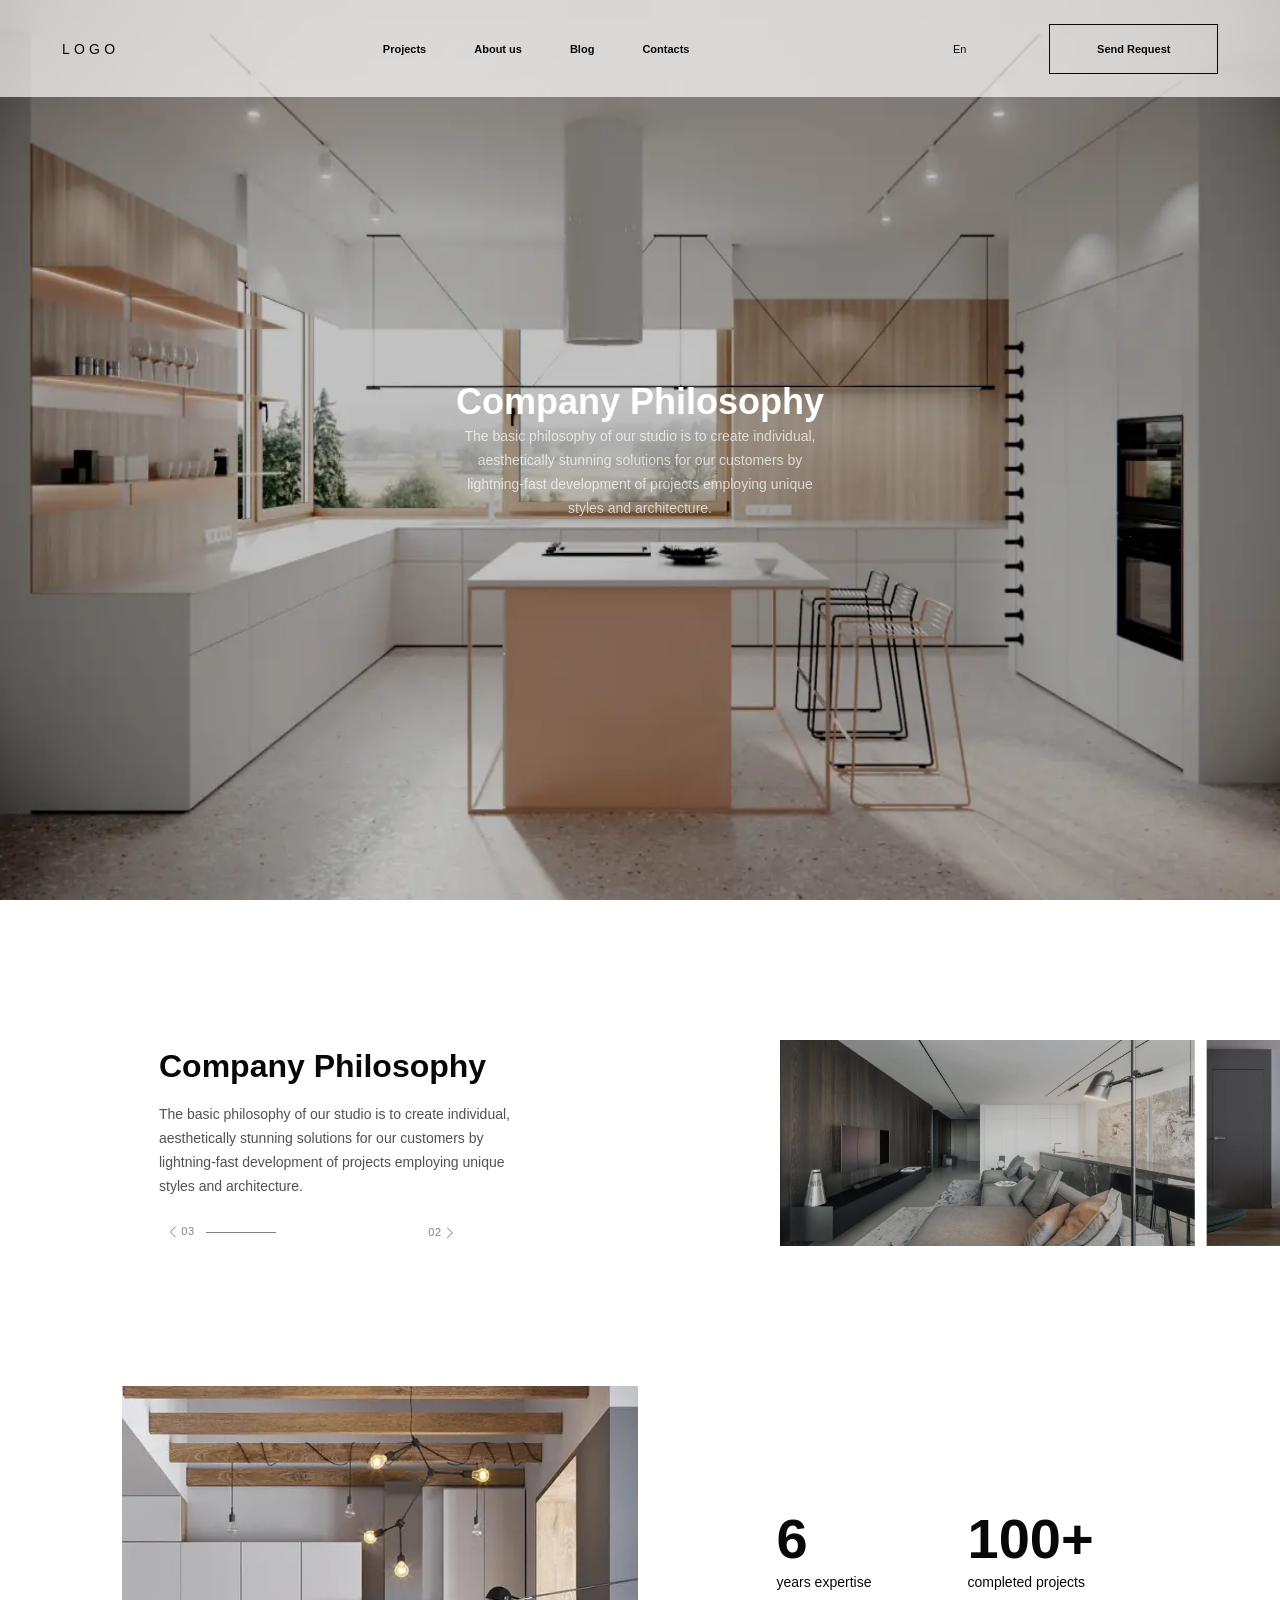
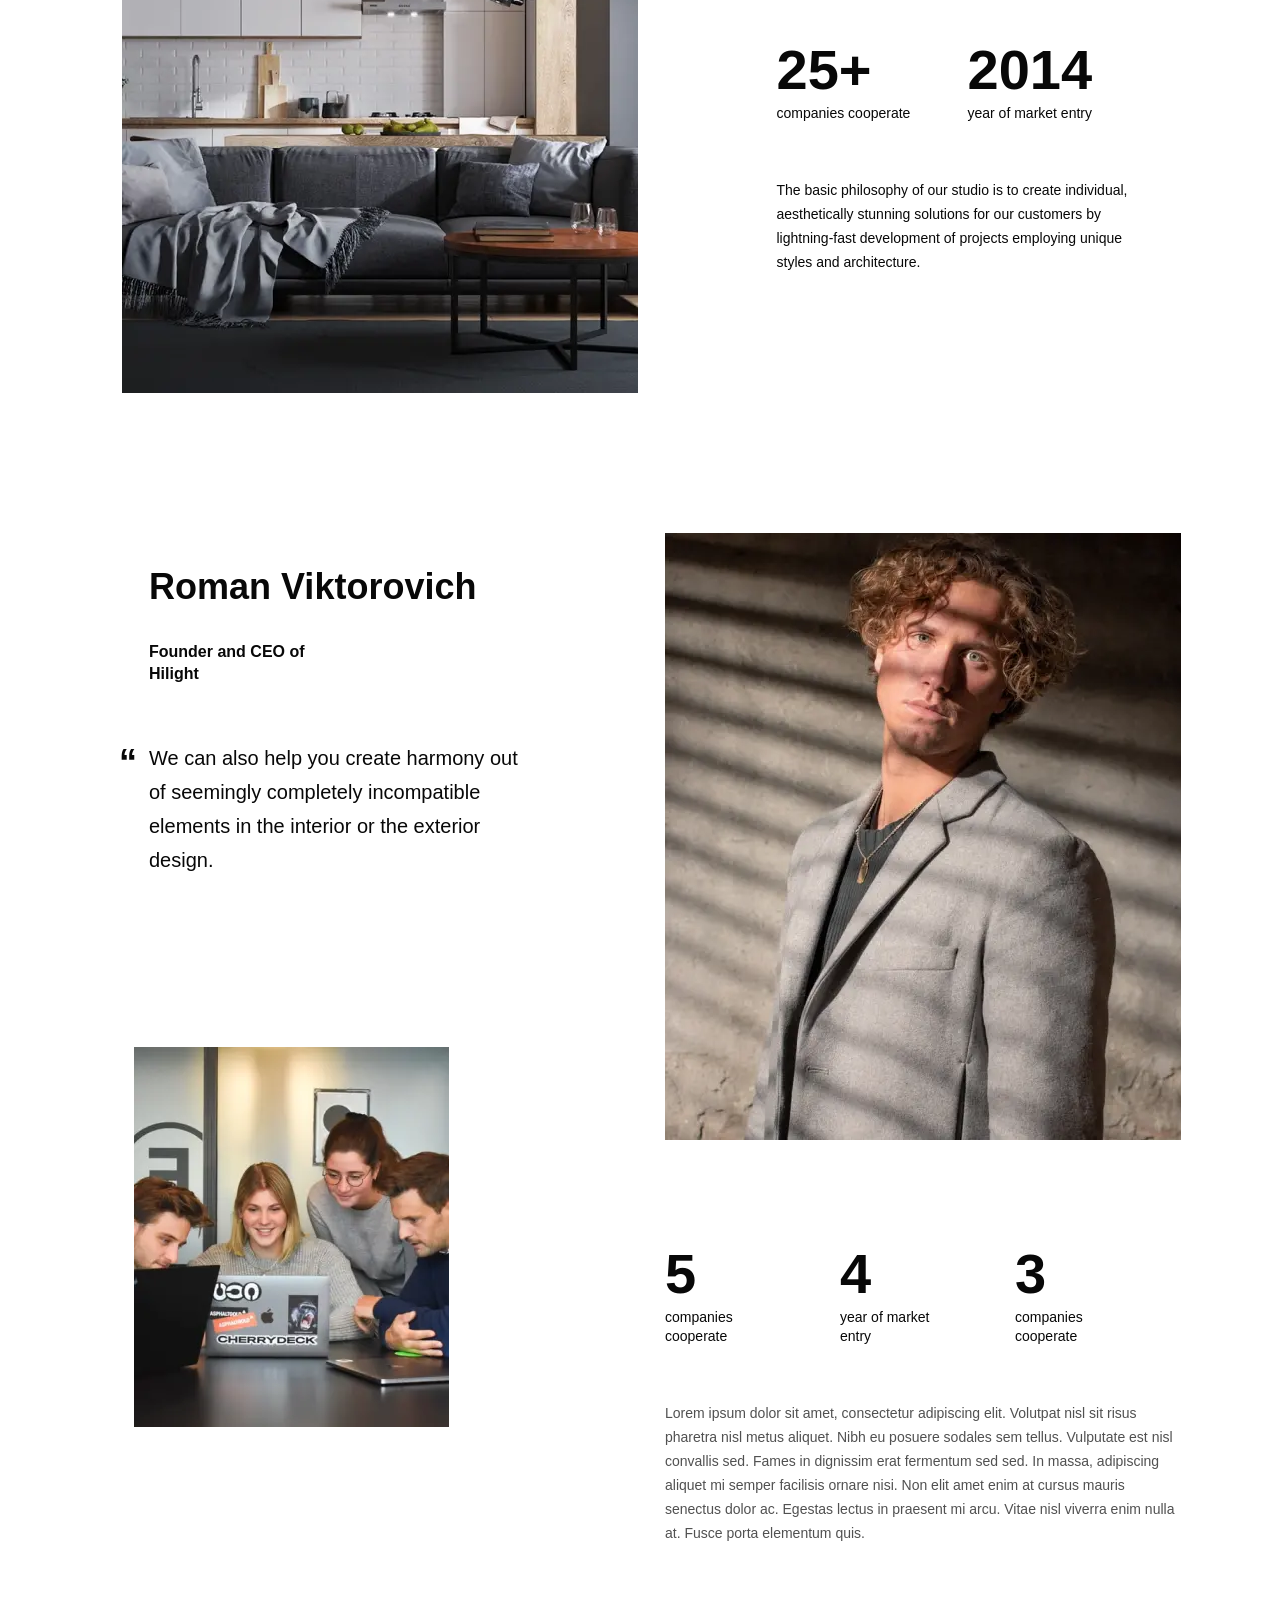
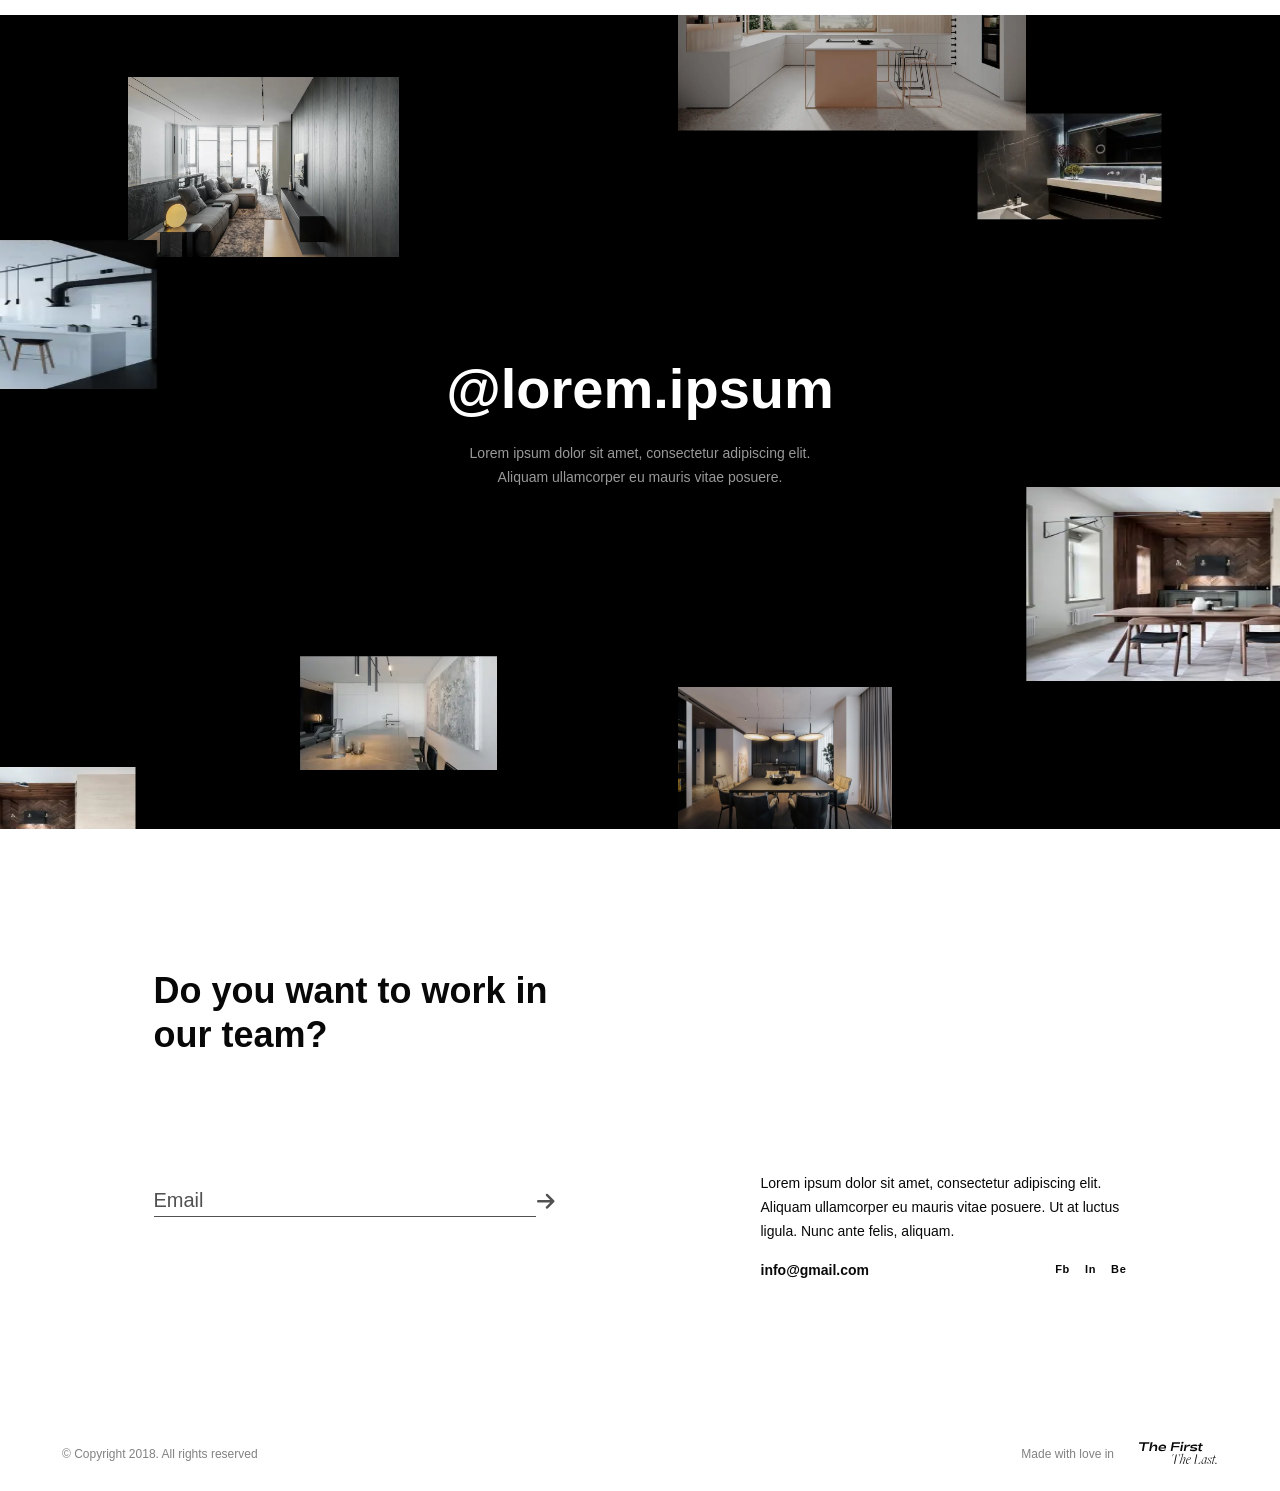
<file: Hilight/about.html>
<!DOCTYPE html>
<html lang="en">

<head>
	<title>HiLight</title>
	<meta charset="UTF-8">
	<meta name="format-detection" content="telephone=no">
	<!-- <style>body{opacity: 0;}</style> -->
	<link rel="stylesheet" href="css/style.css">
	<link rel="shortcut icon" href="favicon.ico">
	<!-- <meta name="robots" content="noindex, nofollow"> -->
	<meta name="viewport" content="width=device-width, initial-scale=1.0">
</head>

<body class="about-body">
	<div class="preloader" id="page-preloader">
		<div class="loader">
			<span id="load_perc">0%</span>
		</div>
		<style>
			.preloader {
				overflow: hidden;
				position: fixed;
				left: 0;
				top: 0;
				width: 100%;
				height: 100%;
				background: black;
				z-index: 999999;
				opacity: 1;
				visibility: visible;
				transition: 1s all;

				.loader {
					width: fit-content;
					text-align: center;
					position: absolute;
					left: 50%;
					top: 50%;
					transform: translate(-50%, -50%);
					font-weight: 300;
					font-size: 24px;
					line-height: 29px;
					color: #fafafa;

					&::before {
						content: "HI";
					}
				}

				&.done {
					opacity: 0;
					visibility: hidden;
				}
			}
		</style>
	</div>
	<div class="wrapper">
		<header class="header">
			<div class="header__container-big">
				<a href="index.html" class="header__logo">LOGO</a>
				<div class="header__menu menu">
					<a class="menu__icon burger-menu" data-da=".header__actions,767"><span class="icon-menu"></span><span class="burger-text">Menu</span></a>
					<nav class="menu__body">
						<ul class="menu__list">
							<li class="menu__item">
								<a class="menu__link" href="projects.html">Projects</a>
							</li>
							<li class="menu__item">
								<a class="menu__link" href="about.html">About us</a>
							</li>
							<li class="menu__item">
								<a class="menu__link" href="news.html">Blog</a>
							</li>
							<li class="menu__item">
								<a class="menu__link" href="contact.html">Contacts</a>
							</li>

						</ul>
						<div class="button-set">

						</div>

						<div class="info-first-section">
							<ul class="social-links">
								<li class="social-links__item">
									<a href="">Fb</a>
								</li>
								<li class="social-links__item">
									<a href="">In</a>
								</li>
								<li class="social-links__item">
									<a href="">Be</a>
								</li>
							</ul>
							<div class="info-city">
								<div class="button-menu">
									<span class="icon-maps-and-flags"></span>
									<select class="select-city" name="city">

										<option class="select-city__background" value="value1">Kyiv</option>
										<option class="select-city__background" value="value2" selected>Berlin</option>
										<option class="select-city__background" value="value3">Kharkiv</option>
									</select>
								</div>
								<div class="info-city__mail-tel">
									<a href="tel:+380935705222">+380935705222</a>
									<a class="info-mail" href="mailto:info@hi-light.pl">info@hi-light.pl</a>
								</div>
							</div>
						</div>
					</nav>
				</div>
				<div class="header__actions">
					<button class="header__button-language button-language">En</button>
					<button data-popup="#popup" data-da=".button-set,767" class="header__button button">Send Request</button>
				</div>
			</div>
		</header>
		<main class="page">
			<div class="component-5">
				<div class="full-screen">
					<picture><source srcset="img/main-slider-img-1.webp" type="image/webp"><img src="img/main-slider-img-1.png" alt="img"></picture>
					<div class="center-text">
						<h3 class="title">Company Philosophy</h3>
						<p class="description">The basic philosophy of our studio is to create individual, aesthetically stunning
							solutions for our customers by lightning-fast development of projects employing unique styles and
							architecture. </p>
					</div>
				</div>
			</div>
			<div class="component-6">
				<div class="component-6__container-big">
					<div class="component-6__slider">
						<div class="component-6__text-block">
							<h3 class="title">Company Philosophy </h3>
							<p class="description">The basic philosophy of our studio is to create individual, aesthetically
								stunning
								solutions for our customers by lightning-fast development of projects employing unique styles and
								architecture. </p>
							<div class="pagination-block">
								<div class="swiper-button-prev">
									<strong class="prev-slide"></strong>
								</div>
								<div class="swiper-pagination swiper-pagination-progressbar"></div>
								<div class="swiper-button-next">
									<strong class="next-slide"></strong>
								</div>
							</div>
						</div>
						<div class="about-swiper mySwiper">
							<div class="about-wrapper swiper-wrapper">
								<div class="about-slide swiper-slide">
									<picture><source srcset="img/main-slider-img-5.webp" type="image/webp"><img class="about-slide__img" src="img/main-slider-img-5.png" alt="img"></picture>
								</div>
								<div class="about-slide swiper-slide">
									<picture><source srcset="img/main-slider-img-3.webp" type="image/webp"><img class="about-slide__img" src="img/main-slider-img-3.png" alt="img"></picture>
								</div>
								<div class="about-slide swiper-slide">
									<picture><source srcset="img/main-slider-img-4.webp" type="image/webp"><img class="about-slide__img" src="img/main-slider-img-4.png" alt="img"></picture>
								</div>

							</div>

						</div>
					</div>
				</div>
			</div>
			<div class="component-8">
				<div class="component-8__absolute-img">
					<picture><source srcset="img/kitchen4.webp" type="image/webp"><img class="img" src="img/kitchen4.png" alt="img"></picture>
				</div>
				<div class="component-8__container-big">
					<div class="component-8__left-block">
						<picture><source srcset="img/image9.webp" type="image/webp"><img class="img" src="img/image9.png" alt="img"></picture>
					</div>
					<div class="component-8__right-block">
						<ul class="component-8__list-info">
							<li class="component-8__item">
								<p class="component-8__item-title">6</p>
								<p class="component-8__item-description">years
									expertise</p>
							</li>
							<li class="component-8__item">
								<p class="component-8__item-title">100+</p>
								<p class="component-8__item-description">completed
									projects</p>
							</li>
							<li class="component-8__item">
								<p class="component-8__item-title">25+</p>
								<p class="component-8__item-description">companies
									cooperate</p>
							</li>
							<li class="component-8__item">
								<p class="component-8__item-title">2014</p>
								<p class="component-8__item-description">year of
									market entry</p>
							</li>
						</ul>
						<p class="description">
							The basic philosophy of our studio is to create individual, aesthetically stunning solutions for our
							customers by lightning-fast development of projects employing unique styles and architecture.
						</p>
					</div>
				</div>
			</div>
			<div class="component-9">
				<div class="component-9__container-big">
					<div class="component-9__absolute-block">
						<picture><source srcset="img/image10.webp" type="image/webp"><img class="img" src="img/image10.png" alt="img"></picture>
					</div>
					<div class="component-9__left-block">
						<h3 class="title">Roman Viktorovich</h3>
						<p class="component-9__position">Founder and CEO of Hilight</p>
						<p class="component-9__quote">We can also help you create harmony out of seemingly completely incompatible
							elements in the interior or the exterior design. </p>
					</div>
					<div class="component-9__right-block">
						<div class="component-9__picture">
							<picture><source srcset="img/image11.webp" type="image/webp"><img class="img" src="img/image11.png" alt="img"></picture>
						</div>
						<ul class="component-9__list">
							<div class="component-9__item">
								<p class="item-title">5</p>
								<p class="item-description">companies
									cooperate</p>
							</div>
							<div class="component-9__item">
								<p class="item-title">4</p>
								<p class="item-description">year of
									market entry</p>
							</div>
							<div class="component-9__item">
								<p class="item-title">3</p>
								<p class="item-description">companies
									cooperate</p>
							</div>
						</ul>
						<p class="description">Lorem ipsum dolor sit amet, consectetur adipiscing elit. Volutpat nisl sit risus
							pharetra nisl metus aliquet. Nibh eu posuere sodales sem tellus. Vulputate est nisl convallis sed. Fames
							in dignissim erat fermentum sed sed. In massa, adipiscing aliquet mi semper facilisis ornare nisi. Non
							elit amet enim at cursus mauris senectus dolor ac. Egestas lectus in praesent mi arcu. Vitae nisl
							viverra enim nulla at. Fusce porta elementum quis.</p>
					</div>
				</div>
			</div>
			<div class="lorem-ipsum-block">
				<h2 class="lorem-ipsum-block__title"></h2>
				<p class="lorem-ipsum-block__description">Lorem ipsum dolor sit amet, consectetur adipiscing elit. Aliquam
					ullamcorper eu mauris vitae posuere. </p>
				<ul class="lorem-ipsum-block__list-picture">
					<li class="lorem-ipsum-block__item">
						<picture><source srcset="img/lorem-img-1.webp" type="image/webp"><img class="lorem-ipsum-block__img" src="img/lorem-img-1.png" alt="img"></picture>
					</li>
					<li class="lorem-ipsum-block__item">
						<picture><source srcset="img/main-slider-img-1.webp" type="image/webp"><img class="lorem-ipsum-block__img" src="img/main-slider-img-1.png" alt="img"></picture>
					</li>
					<li class="lorem-ipsum-block__item">
						<picture><source srcset="img/main-slider-img-4.webp" type="image/webp"><img class="lorem-ipsum-block__img" src="img/main-slider-img-4.png" alt="img"></picture>
					</li>
					<li class="lorem-ipsum-block__item">
						<picture><source srcset="img/kitchen.webp" type="image/webp"><img class="lorem-ipsum-block__img" src="img/kitchen.png" alt="img"></picture>
					</li>
					<li class="lorem-ipsum-block__item">
						<picture><source srcset="img/kitchen2.webp" type="image/webp"><img class="lorem-ipsum-block__img" src="img/kitchen2.png" alt="img"></picture>
					</li>
					<li class="lorem-ipsum-block__item">
						<picture><source srcset="img/main-slider-img-6.webp" type="image/webp"><img class="lorem-ipsum-block__img" src="img/main-slider-img-6.png" alt="img"></picture>
					</li>
					<li class="lorem-ipsum-block__item">
						<picture><source srcset="img/kitchen3.webp" type="image/webp"><img class="lorem-ipsum-block__img" src="img/kitchen3.png" alt="img"></picture>
					</li>
					<li class="lorem-ipsum-block__item">
						<picture><source srcset="img/kitchen3.webp" type="image/webp"><img class="lorem-ipsum-block__img" src="img/kitchen3.png" alt="img"></picture>
					</li>
				</ul>
			</div>
			<div class="component-7">
				<div class="component-7__container-big">
					<div class="component-7__left-block">
						<h3 class="title">Do you want to work in our team?</h3>
						<form class="send-mail component-7__send-mail">
							<input class="send-mail__input" type="email" id="Email" placeholder=" ">
							<label class="absolute-text-input" for="Email">Email</label>
							<button type="submit" class="absolute-button-input"></button>
						</form>
					</div>
					<div class="component-7__right-block">
						<p class="description">Lorem ipsum dolor sit amet, consectetur adipiscing elit. Aliquam ullamcorper eu
							mauris vitae posuere. Ut at luctus ligula. Nunc ante felis, aliquam.</p>
						<div class="component-7__right-bottom-block">
							<a href="mailto:info@gmail.com">info@gmail.com</a>
							<ul class="social-links">
								<li class="social-links__item">
									<a href="">Fb</a>
								</li>
								<li class="social-links__item">
									<a href="">In</a>
								</li>
								<li class="social-links__item">
									<a href="">Be</a>
								</li>
							</ul>
						</div>
					</div>
				</div>
			</div>
		</main>
		<footer class="footer">
			<div class="footer__container-big">
				<p class="footer__text">© Copyright 2018. All rights reserved</p>
				<div class="right-block">
					<p class="footer__text">Made with love in</p>
					<div class="footer__picture">
						<img class="footer__img-1" src="img/footer-img.svg" alt="img">
						<img class="footer__img-2" src="img/footer-img-2.svg" alt="img">
					</div>
				</div>
			</div>
		</footer>
	</div>
	<div id="popup" aria-hidden="true" class="popup">
		<div class="popup__wrapper">
			<button data-close type="button" class="popup__close"></button>
			<div class="popup__content">

				<form class="form-popup popup__form active" id="form" accept="#">
					<div class="form-popup__first-block">
						<h2 class="form-popup__title"></h2>
						<ul class="form-popup__list">
							<li class="form-popup__item">
								<input class="form-popup__input-text" id="Name" type="text" placeholder=" ">
								<label class="form-popup__name-input form-popup__absolute" for="Name">Name</label>
							</li>
							<li class="form-popup__item">
								<input class="form-popup__input-text" id="LastName" type="text" placeholder=" ">
								<label class="form-popup__name-input form-popup__absolute" for="LastName">Last name</label>
							</li>
							<li class="form-popup__item">
								<input class="form-popup__input-text" id="Phone" type="tel" name="phone_number" placeholder=" ">
								<label class="form-popup__name-input form-popup__absolute " for="Phone">Phone</label>
							</li>
							<li class="form-popup__item">
								<input class="form-popup__input-text" id="YourCity" type="text" placeholder=" ">
								<label class="form-popup__name-input form-popup__absolute" for="YourCity">Your city</label>
							</li>
							<li class="form-popup__item">
								<input class="form-popup__input-text _req _email" id="Email" type="email" placeholder=" ">
								<label class="form-popup__name-input form-popup__absolute" for="Email">Email</label>
							</li>
							<li class="form-popup__item">
								<select class="form-popup__input-text PropertyType" id="PropertyType" placeholder=" ">
									<option selected class="btn default"></option>
									<option class="btn" value="Type 1">Type 1</option>
									<option class="btn" value="Type 2">Type 2</option>
								</select>
								<label class="form-popup__name-input form-popup__absolute" for="PropertyType">Property type</label>
							</li>
							<li class="form-popup__item-textarea form-popup__item">
								<textarea class="form-popup__input-text" name="" id="YourComment" cols="30" rows="1" placeholder=" "></textarea>
								<label class="form-popup__name-input form-popup__absolute" for="YourComment">Your comment</label>
							</li>
						</ul>
					</div>
					<div class="form-popup__second-block">
						<div class="area-popup form-popup__area">
							<p class="form-popup__name-input">Area(m2)</p>
							<div class="area-popup__radio">
								<label class="button-radio">to 50
									<input type="radio" name="radio">
									<span class="checkmark"></span>
								</label>
								<label class="button-radio">50-150
									<input type="radio" name="radio">
									<span class="checkmark"></span>
								</label>
								<label class="button-radio">150-250
									<input type="radio" name="radio">
									<span class="checkmark"></span>
								</label>
								<label class="button-radio">250-400
									<input type="radio" name="radio">
									<span class="checkmark"></span>
								</label>
								<label class="button-radio">400-600
									<input type="radio" name="radio">
									<span class="checkmark"></span>
								</label>
								<label class="button-radio">600-800
									<input type="radio" name="radio">
									<span class="checkmark"></span>
								</label>
								<label class="button-radio">800-1000
									<input type="radio" name="radio">
									<span class="checkmark"></span>
								</label>
								<label class="button-radio">1000+
									<input type="radio" name="radio">
									<span class="checkmark"></span>
								</label>
							</div>
						</div>
					</div>
					<div class="form-popup__last-block">
						<div class="form-popup__form-send">
							<div class="add-file">
								<input type="file" id="upload-file">
								<button type="button" id="upload-btn">+</button>
								<div class="add-file__text">
									<p id="upload-text" class="add-file__title">Attach your file</p>
									<p class="add-file__description">File size not more than 10 MB</p>
								</div>
							</div>
							<button type="submit" class="button form-popup__button">Send Request</button>
						</div>
						<p class="form-popup__description">It is a long established fact that a reader will be distracted by
							the readable content of a page <span class="underline">when looking</span> at its layout. The point of using Lorem Ipsum is
							that it has a more-or-less normal distribution of letters, as opposed to using 'Content here,
							content here', making it look like readable English.</p>
					</div>
				</form>
			</div>
		</div>
	</div>
	<div id="popup-complite" aria-hidden="true" class="popup">
		<div class="popup__wrapper">
			<button data-close type="button" class="popup__close"></button>
			<div class="popup__content">
				<div class="popup-complite">
					<h2 class="popup-complite__title">Thank you for your message!</h2>
					<p class="popup-complite__description">Lorem ipsum dolor sit amet, consectetur adipiscing elit. Aliquam ullamcorper eu mauris vitae posuere.
						Ut
						at luctus ligula. Nunc ante felis, aliquam eu enim sed, ornare pretium velit.</p>
					<button class="button popup-complite__button" data-popup="#popup">Send again</button>
				</div>
			</div>
		</div>
	</div>
	<script src="js/app.js"></script>
</body>

</html>
</file>
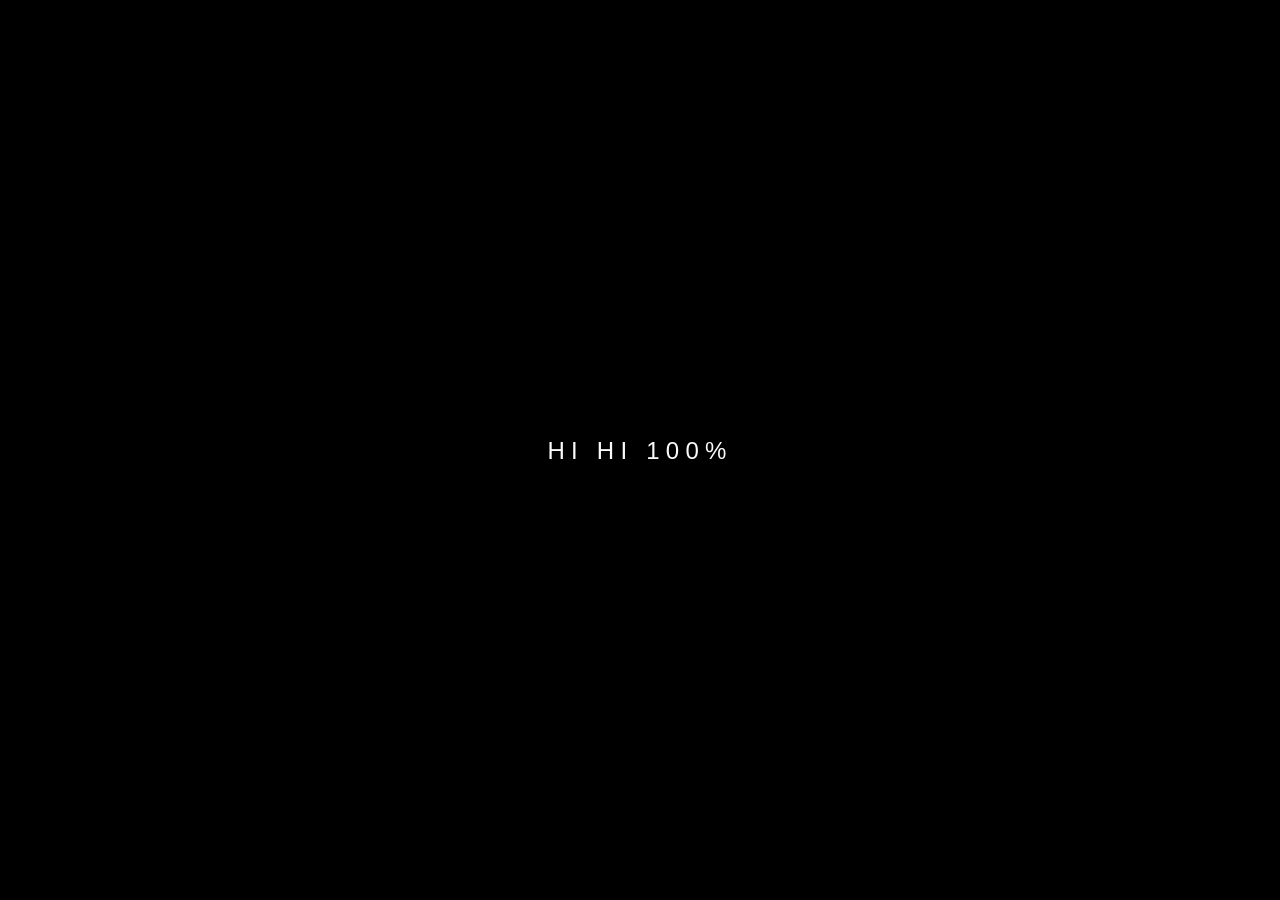
<file: Hilight/home.html>
<!DOCTYPE html>
<html lang="en">

<head>
	<title>HiLight</title>
	<meta charset="UTF-8">
	<meta name="format-detection" content="telephone=no">
	<!-- <style>body{opacity: 0;}</style> -->
	<link rel="stylesheet" href="css/style.min.css?_v=20230102204316">
	<link rel="shortcut icon" href="favicon.ico">
	<!-- <meta name="robots" content="noindex, nofollow"> -->
	<meta name="viewport" content="width=device-width, initial-scale=1.0">
</head>

<body class="home-body">
	<div class="preloader" id="page-preloader">
		<div class="loader">
			<span id="load_perc">0%</span>
		</div>
		<style>
			.preloader {
				overflow: hidden;
				position: fixed;
				left: 0;
				top: 0;
				width: 100%;
				height: 100%;
				background: black;
				z-index: 999999;
				opacity: 1;
				visibility: visible;
				transition: 1s all;

				.loader {
					width: fit-content;
					text-align: center;
					position: absolute;
					left: 50%;
					top: 50%;
					transform: translate(-50%, -50%);
					font-weight: 300;
					font-size: 24px;
					line-height: 29px;
					color: #fafafa;

					&::before {
						content: "HI";
					}
				}

				&.done {
					opacity: 0;
					visibility: hidden;
				}
			}
		</style>
	</div>
	<div class="wrapper">
		<header class="header">
			<div class="header__container-big">
				<a href="index.html" class="header__logo">LOGO</a>
				<div class="header__menu menu">
					<a class="menu__icon burger-menu" data-da=".header__actions,767"><span class="icon-menu"></span><span class="burger-text">Menu</span></a>
					<nav class="menu__body">
						<ul class="menu__list">
							<li class="menu__item">
								<a class="menu__link" href="projects.html">Projects</a>
							</li>
							<li class="menu__item">
								<a class="menu__link" href="about.html">About us</a>
							</li>
							<li class="menu__item">
								<a class="menu__link" href="news.html">Blog</a>
							</li>
							<li class="menu__item">
								<a class="menu__link" href="contact.html">Contacts</a>
							</li>

						</ul>
						<div class="button-set">

						</div>

						<div class="info-first-section">
							<ul class="social-links">
								<li class="social-links__item">
									<a href="">Fb</a>
								</li>
								<li class="social-links__item">
									<a href="">In</a>
								</li>
								<li class="social-links__item">
									<a href="">Be</a>
								</li>
							</ul>
							<div class="info-city">
								<div class="button-menu">
									<span class="icon-maps-and-flags"></span>
									<select class="select-city" name="city">

										<option class="select-city__background" value="value1">Kyiv</option>
										<option class="select-city__background" value="value2" selected>Berlin</option>
										<option class="select-city__background" value="value3">Kharkiv</option>
									</select>
								</div>
								<div class="info-city__mail-tel">
									<a href="tel:+380935705222">+380935705222</a>
									<a class="info-mail" href="mailto:info@hi-light.pl">info@hi-light.pl</a>
								</div>
							</div>
						</div>
					</nav>
				</div>
				<div class="header__actions">
					<button class="header__button-language button-language">En</button>
					<button data-popup="#popup" data-da=".button-set,767" class="header__button button">Send Request</button>
				</div>
			</div>
		</header>
		<main class="page">
			<div class="body__container-big">
				<div class="body__container-big">
					<div class="absolute-title-block">
						<hr>
						<p class="absolute-title-text">
							Contacts
						</p>
					</div>
					<div class="contact-info">
						<div class="contact-info__first-block">
							<h2 class="page-title"></h2>
							<p class="page-description">Lorem ipsum dolor sit amet, consectetur adipiscing elit. Aliquam ullamcorper eu
								mauris vitae posuere. </p>
						</div>
						<ul class="second-block-contact-info contact-info__second-block">
							<li class="second-block-contact-info__item second-block-contact-info__Kyiv">
								<p class="second-block-contact-info__title">Kyiv</p>
								<a class="second-block-contact-info__telephone" href="tel:(209) 555-0104">(209) 555-0104</a>
								<a class="second-block-contact-info__address" href="#">6391 Elgin St. Celina,
									Delaware 10299</a>
							</li>
							<li class="second-block-contact-info__item second-block-contact-info__Lviv">
								<p class="second-block-contact-info__title">Lviv</p>
								<a class="second-block-contact-info__telephone" href="tel:(209) 555-0104">(209) 555-0104</a>
								<a class="second-block-contact-info__address" href="#">6391 Elgin St. Celina,
									Delaware 10299</a>
							</li>
							<li class="second-block-contact-info__item second-block-contact-info__Kharkiv">
								<p class="second-block-contact-info__title">Kharkiv</p>
								<a class="second-block-contact-info__telephone" href="tel:(209) 555-0104">(209) 555-0104</a>
								<a class="second-block-contact-info__address" href="#">6391 Elgin St. Celina,
									Delaware 10299</a>
							</li>
							<li class="second-block-contact-info__item second-block-contact-info__Email">
								<a href="mailto:info@gmail.com">info@gmail.com</a>
								<ul class="social-links">
									<li class="social-links__item">
										<a href="">Fb</a>
									</li>
									<li class="social-links__item">
										<a href="">In</a>
									</li>
									<li class="social-links__item">
										<a href="">Be</a>
									</li>
								</ul>
							</li>
							<li class="second-block-contact-info__item second-block-contact-info__Button">
								<button data-popup="#popup" class="button">Make request</button>
							</li>
						</ul>
					</div>
				</div>
			</div>
		</main>
		<footer class="footer">
			<div class="footer__container-big">
				<p class="footer__text">© Copyright 2018. All rights reserved</p>
				<div class="right-block">
					<p class="footer__text">Made with love in</p>
					<div class="footer__picture">
						<img class="footer__img-1" src="img/footer-img.svg" alt="img">
						<img class="footer__img-2" src="img/footer-img-2.svg" alt="img">
					</div>
				</div>
			</div>
		</footer>
	</div>
	<div id="popup" aria-hidden="true" class="popup">
		<div class="popup__wrapper">
			<button data-close type="button" class="popup__close"></button>
			<div class="popup__content">

				<form class="form-popup popup__form active" id="form" accept="#">
					<div class="form-popup__first-block">
						<h2 class="form-popup__title"></h2>
						<ul class="form-popup__list">
							<li class="form-popup__item">
								<input class="form-popup__input-text" id="Name" type="text" placeholder=" ">
								<label class="form-popup__name-input form-popup__absolute" for="Name">Name</label>
							</li>
							<li class="form-popup__item">
								<input class="form-popup__input-text" id="LastName" type="text" placeholder=" ">
								<label class="form-popup__name-input form-popup__absolute" for="LastName">Last name</label>
							</li>
							<li class="form-popup__item">
								<input class="form-popup__input-text" id="Phone" type="tel" name="phone_number" placeholder=" ">
								<label class="form-popup__name-input form-popup__absolute " for="Phone">Phone</label>
							</li>
							<li class="form-popup__item">
								<input class="form-popup__input-text" id="YourCity" type="text" placeholder=" ">
								<label class="form-popup__name-input form-popup__absolute" for="YourCity">Your city</label>
							</li>
							<li class="form-popup__item">
								<input class="form-popup__input-text _req _email" id="Email" type="email" placeholder=" ">
								<label class="form-popup__name-input form-popup__absolute" for="Email">Email</label>
							</li>
							<li class="form-popup__item">
								<select class="form-popup__input-text PropertyType" id="PropertyType" placeholder=" ">
									<option selected class="btn default"></option>
									<option class="btn" value="Type 1">Type 1</option>
									<option class="btn" value="Type 2">Type 2</option>
								</select>
								<label class="form-popup__name-input form-popup__absolute" for="PropertyType">Property type</label>
							</li>
							<li class="form-popup__item-textarea form-popup__item">
								<textarea class="form-popup__input-text" name="" id="YourComment" cols="30" rows="1" placeholder=" "></textarea>
								<label class="form-popup__name-input form-popup__absolute" for="YourComment">Your comment</label>
							</li>
						</ul>
					</div>
					<div class="form-popup__second-block">
						<div class="area-popup form-popup__area">
							<p class="form-popup__name-input">Area(m2)</p>
							<div class="area-popup__radio">
								<label class="button-radio">to 50
									<input type="radio" name="radio">
									<span class="checkmark"></span>
								</label>
								<label class="button-radio">50-150
									<input type="radio" name="radio">
									<span class="checkmark"></span>
								</label>
								<label class="button-radio">150-250
									<input type="radio" name="radio">
									<span class="checkmark"></span>
								</label>
								<label class="button-radio">250-400
									<input type="radio" name="radio">
									<span class="checkmark"></span>
								</label>
								<label class="button-radio">400-600
									<input type="radio" name="radio">
									<span class="checkmark"></span>
								</label>
								<label class="button-radio">600-800
									<input type="radio" name="radio">
									<span class="checkmark"></span>
								</label>
								<label class="button-radio">800-1000
									<input type="radio" name="radio">
									<span class="checkmark"></span>
								</label>
								<label class="button-radio">1000+
									<input type="radio" name="radio">
									<span class="checkmark"></span>
								</label>
							</div>
						</div>
					</div>
					<div class="form-popup__last-block">
						<div class="form-popup__form-send">
							<div class="add-file">
								<input type="file" id="upload-file">
								<button type="button" id="upload-btn">+</button>
								<div class="add-file__text">
									<p id="upload-text" class="add-file__title">Attach your file</p>
									<p class="add-file__description">File size not more than 10 MB</p>
								</div>
							</div>
							<button type="submit" class="button form-popup__button">Send Request</button>
						</div>
						<p class="form-popup__description">It is a long established fact that a reader will be distracted by
							the readable content of a page <span class="underline">when looking</span> at its layout. The point of using Lorem Ipsum is
							that it has a more-or-less normal distribution of letters, as opposed to using 'Content here,
							content here', making it look like readable English.</p>
					</div>
				</form>
			</div>
		</div>
	</div>
	<div id="popup-complite" aria-hidden="true" class="popup">
		<div class="popup__wrapper">
			<button data-close type="button" class="popup__close"></button>
			<div class="popup__content">
				<div class="popup-complite">
					<h2 class="popup-complite__title">Thank you for your message!</h2>
					<p class="popup-complite__description">Lorem ipsum dolor sit amet, consectetur adipiscing elit. Aliquam ullamcorper eu mauris vitae posuere.
						Ut
						at luctus ligula. Nunc ante felis, aliquam eu enim sed, ornare pretium velit.</p>
					<button class="button popup-complite__button" data-popup="#popup">Send again</button>
				</div>
			</div>
		</div>
	</div>
	<script src="js/app.js"></script>
</body>

</html>
</file>
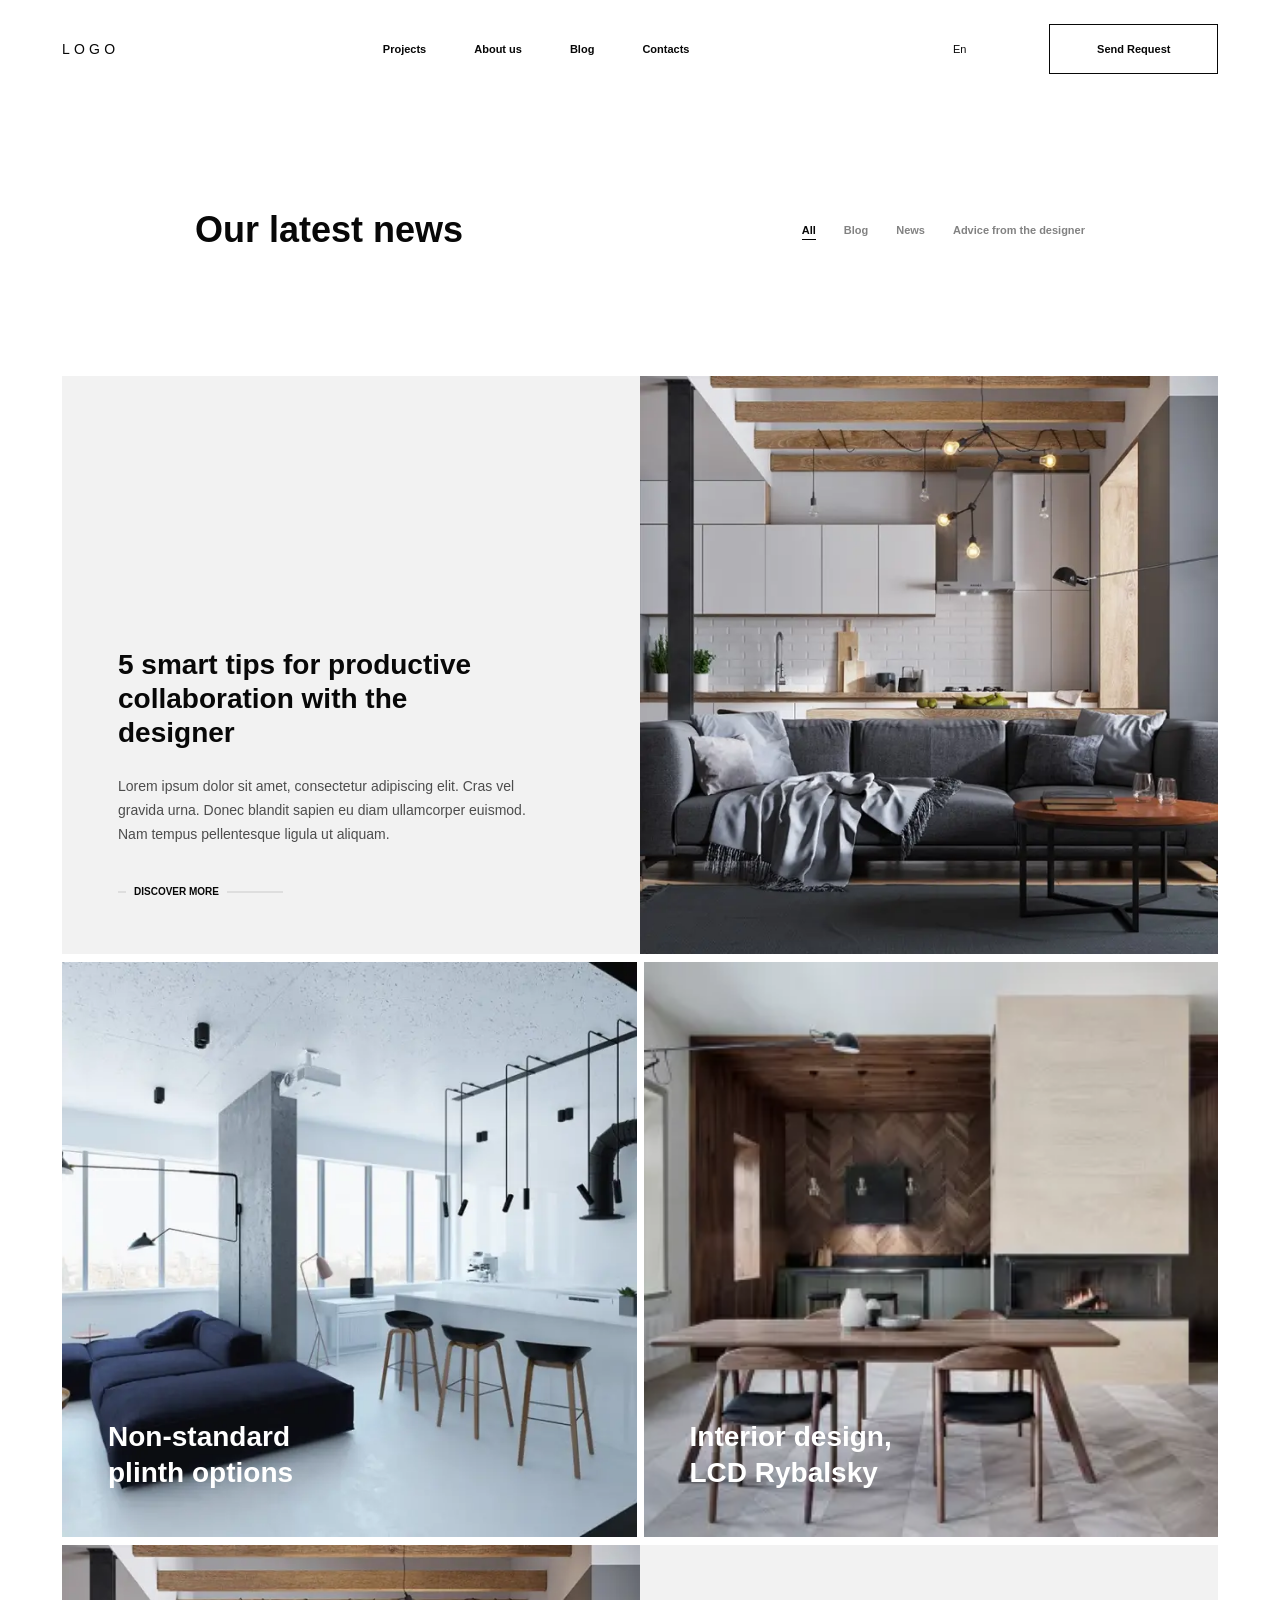
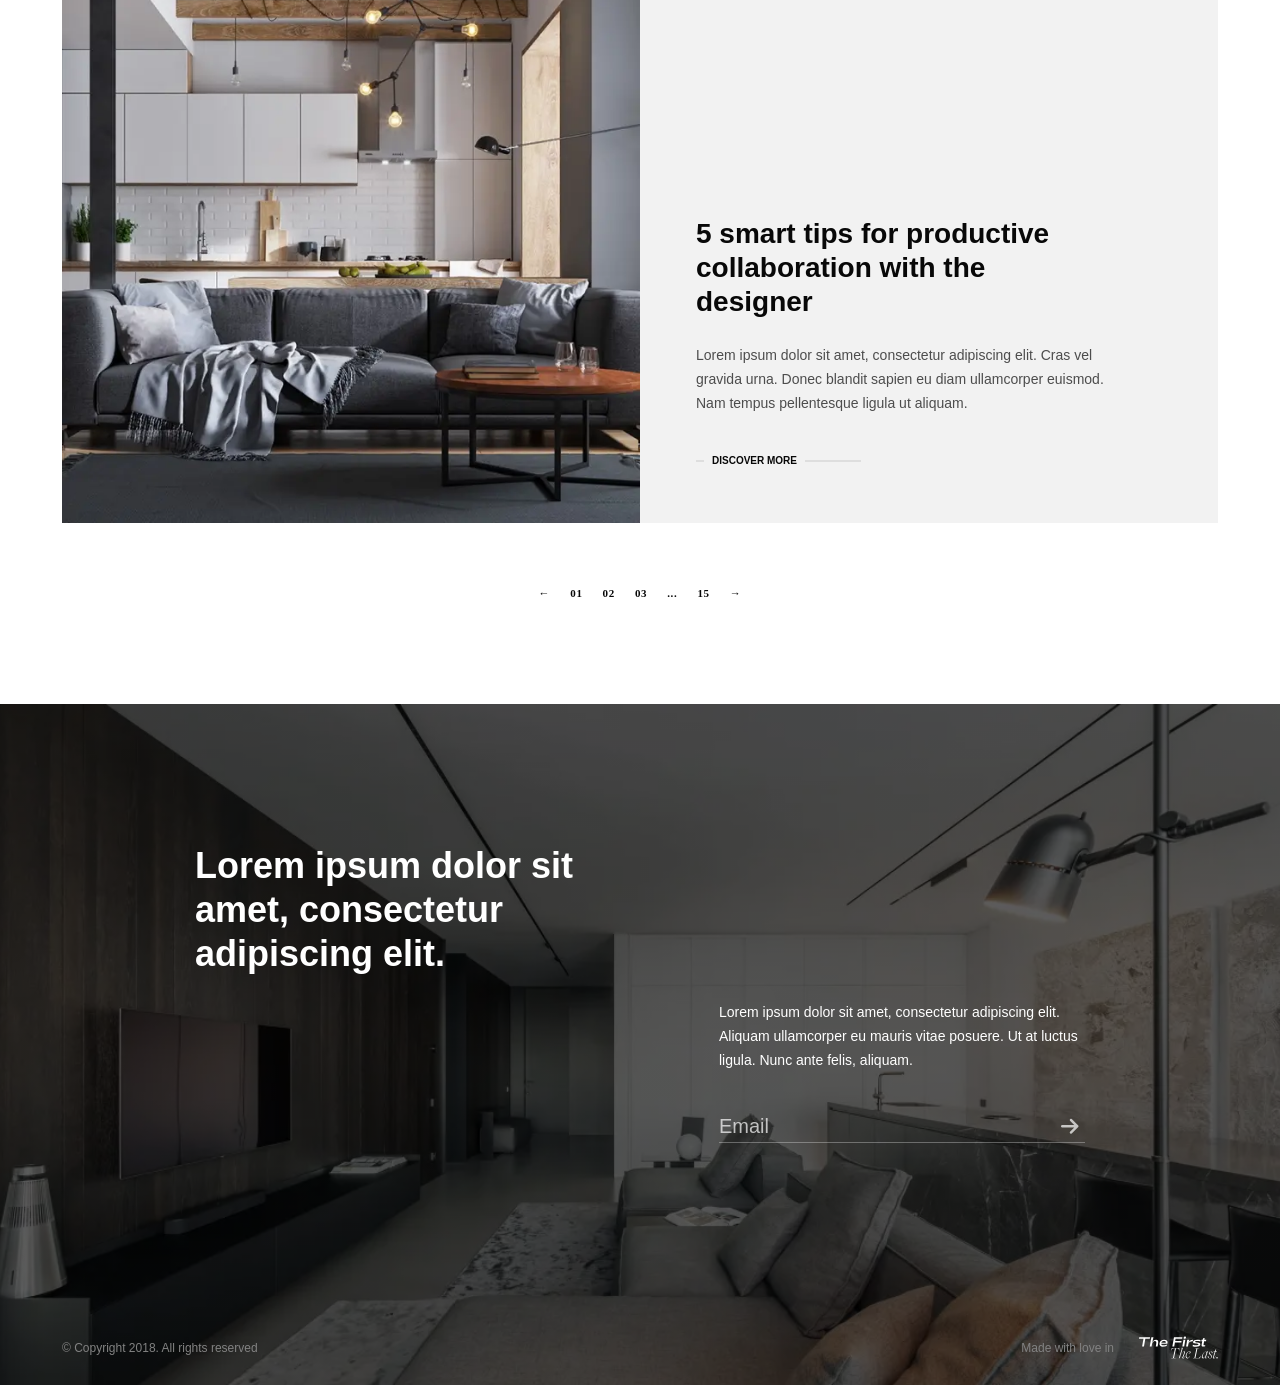
<file: Hilight/news.html>
<!DOCTYPE html>
<html lang="en">

<head>
	<title>HiLight</title>
	<meta charset="UTF-8">
	<meta name="format-detection" content="telephone=no">
	<!-- <style>body{opacity: 0;}</style> -->
	<link rel="stylesheet" href="css/style.min.css?_v=20230102204316">
	<!-- <meta name="robots" content="noindex, nofollow"> -->
	<meta name="viewport" content="width=device-width, initial-scale=1.0">
</head>

<body class="news-body">
	<div class="preloader" id="page-preloader">
		<div class="loader">
			<span id="load_perc">0%</span>
		</div>
		<style>
			.preloader {
				overflow: hidden;
				position: fixed;
				left: 0;
				top: 0;
				width: 100%;
				height: 100%;
				background: black;
				z-index: 999999;
				opacity: 1;
				visibility: visible;
				transition: 1s all;

				.loader {
					width: fit-content;
					text-align: center;
					position: absolute;
					left: 50%;
					top: 50%;
					transform: translate(-50%, -50%);
					font-weight: 300;
					font-size: 24px;
					line-height: 29px;
					color: #fafafa;

					&::before {
						content: "HI";
					}
				}

				&.done {
					opacity: 0;
					visibility: hidden;
				}
			}
		</style>
	</div>
	<div class="wrapper">
		<header class="header">
			<div class="header__container-big">
				<a href="index.html" class="header__logo">LOGO</a>
				<div class="header__menu menu">
					<a class="menu__icon burger-menu" data-da=".header__actions,767"><span class="icon-menu"></span><span class="burger-text">Menu</span></a>
					<nav class="menu__body">
						<ul class="menu__list">
							<li class="menu__item">
								<a class="menu__link" href="projects.html">Projects</a>
							</li>
							<li class="menu__item">
								<a class="menu__link" href="about.html">About us</a>
							</li>
							<li class="menu__item">
								<a class="menu__link" href="news.html">Blog</a>
							</li>
							<li class="menu__item">
								<a class="menu__link" href="contact.html">Contacts</a>
							</li>

						</ul>
						<div class="button-set">

						</div>

						<div class="info-first-section">
							<ul class="social-links">
								<li class="social-links__item">
									<a href="">Fb</a>
								</li>
								<li class="social-links__item">
									<a href="">In</a>
								</li>
								<li class="social-links__item">
									<a href="">Be</a>
								</li>
							</ul>
							<div class="info-city">
								<div class="button-menu">
									<span class="icon-maps-and-flags"></span>
									<select class="select-city" name="city">

										<option class="select-city__background" value="value1">Kyiv</option>
										<option class="select-city__background" value="value2" selected>Berlin</option>
										<option class="select-city__background" value="value3">Kharkiv</option>
									</select>
								</div>
								<div class="info-city__mail-tel">
									<a href="tel:+380935705222">+380935705222</a>
									<a class="info-mail" href="mailto:info@hi-light.pl">info@hi-light.pl</a>
								</div>
							</div>
						</div>
					</nav>
				</div>
				<div class="header__actions">
					<button class="header__button-language button-language">En</button>
					<button data-popup="#popup" data-da=".button-set,767" class="header__button button">Send Request</button>
				</div>
			</div>
		</header>
		<main class="page">
			<div class="component-14">
				<div class="component-14__container-big">
					<div class="component-14__first-block component-14__container-min">
						<h3 class="title">Our latest news</h3>
						<div id="filter-block" class="filter-block">
							<button class="btn active" name="all"> All</button>
							<button class="btn" name="Blog"> Blog</button>
							<button class="btn" name="News"> News</button>
							<button class="btn" name="AdviceFromTheDesigner"> Advice from the designer</button>
						</div>
						<select name="select" class="select-filter">
							<option selected class="btn active" name="all" value="all">All</option>
							<option class="btn" name="Blog" value="Blog">Blog</option>
							<option class="btn" name="News" value="News">News</option>
							<option class="btn" name="Advice from the designer" value="AdviceFromTheDesigner">Advice from the
								designer</option>
						</select>
					</div>
					<ul class="component-14__gallary">
						<div class="component-14__one-block filterDiv Blog">
							<a class="component-14__link-2" href="one-news.html"></a>
							<li class="component-14__item">
								<div class="component-14__text-block">
									<p class="component-14__title-item">5 smart tips for productive collaboration with the designer
									</p>
									<p class="description">Lorem ipsum dolor sit amet, consectetur adipiscing elit. Cras vel gravida
										urna.
										Donec blandit sapien eu diam ullamcorper euismod. Nam tempus pellentesque ligula ut aliquam.
									</p>
									<a class="button-link component-14__button-link" href="#">Discover more</a>
								</div>
							</li>
							<li class="component-14__item">
								<picture><source srcset="img/image7.webp" type="image/webp"><img src="img/image7.png" alt="img" class="img"></picture>
							</li>
						</div>
						<li class="component-14__item filterDiv AdviceFromTheDesigner component-14__blocks">
							<a class="component-14__link" href="one-news.html">
								<picture><source srcset="img/image2.webp" type="image/webp"><img src="img/image2.png" alt="img" class="img"></picture>
								<div class="text-img-block">
									<p>Non-standard plinth options</p>
								</div>
							</a>
						</li>
						<li class="component-14__item filterDiv AdviceFromTheDesigner component-14__blocks">
							<a class="component-14__link" href="one-news.html">
								<picture><source srcset="img/image15.webp" type="image/webp"><img src="img/image15.png" alt="img" class="img"></picture>
								<div class="text-img-block">
									<p>Interior design, LCD Rybalsky</p>
								</div>
							</a>
						</li>
						<div class="component-14__one-block reverse filterDiv News">
							<a class="component-14__link-2" href="one-news.html"></a>
							<li class="component-14__item">
								<picture><source srcset="img/image7.webp" type="image/webp"><img src="img/image7.png" alt="img" class="img"></picture>
							</li>
							<li class="component-14__item">
								<div class="component-14__text-block">
									<p class="component-14__title-item">5 smart tips for productive collaboration with the designer
									</p>
									<p class="description">Lorem ipsum dolor sit amet, consectetur adipiscing elit. Cras vel gravida
										urna.
										Donec blandit sapien eu diam ullamcorper euismod. Nam tempus pellentesque ligula ut aliquam.
									</p>
									<a class="button-link component-14__button-link" href="#">Discover more</a>
								</div>
							</li>
						</div>
					</ul>
					<div class="component-17">
						<ul class="pages-list">
							<li><a href="#">←</a></li>
							<li><a href="#">01</a></li>
							<li><a href="#">02</a></li>
							<li><a href="#">03</a></li>
							<li><a href="#">...</a></li>
							<li><a href="#">15</a></li>
							<li><a href="#">→</a></li>
						</ul>
					</div>
				</div>
			</div>
		</main>
		<div class="news-footer-background">
			<picture><source srcset="img/image14.webp" type="image/webp"><img class="news-footer-background__img" src="img/image14.png" alt="img"></picture>
			<div class="component-13">
				<div class="component-13__container-big">
					<div class="component-13__container-min">
						<h3 class="title">Lorem ipsum dolor sit amet, consectetur adipiscing elit.</h3>
						<div class="component-13__right-block">
							<p class="description">Lorem ipsum dolor sit amet, consectetur adipiscing elit. Aliquam ullamcorper eu
								mauris vitae posuere. Ut at luctus ligula. Nunc ante felis, aliquam.</p>
							<form class="send-mail component-13__send-mail">
								<input class="send-mail__input" type="email" id="Email" placeholder=" ">
								<label class="absolute-text-input" for="Email">Email</label>
								<button type="submit" class="absolute-button-input"></button>
							</form>
						</div>
					</div>
				</div>
			</div>
			<footer class="footer">
				<div class="footer__container-big">
					<p class="footer__text">© Copyright 2018. All rights reserved</p>
					<div class="right-block">
						<p class="footer__text">Made with love in</p>
						<div class="footer__picture">
							<img class="footer__img-1" src="img/footer-img.svg" alt="img">
							<img class="footer__img-2" src="img/footer-img-2.svg" alt="img">
						</div>
					</div>
				</div>
			</footer>
		</div>
	</div>
	<div id="popup" aria-hidden="true" class="popup">
		<div class="popup__wrapper">
			<button data-close type="button" class="popup__close"></button>
			<div class="popup__content">

				<form class="form-popup popup__form active" id="form" accept="#">
					<div class="form-popup__first-block">
						<h2 class="form-popup__title"></h2>
						<ul class="form-popup__list">
							<li class="form-popup__item">
								<input class="form-popup__input-text" id="Name" type="text" placeholder=" ">
								<label class="form-popup__name-input form-popup__absolute" for="Name">Name</label>
							</li>
							<li class="form-popup__item">
								<input class="form-popup__input-text" id="LastName" type="text" placeholder=" ">
								<label class="form-popup__name-input form-popup__absolute" for="LastName">Last name</label>
							</li>
							<li class="form-popup__item">
								<input class="form-popup__input-text" id="Phone" type="tel" name="phone_number" placeholder=" ">
								<label class="form-popup__name-input form-popup__absolute " for="Phone">Phone</label>
							</li>
							<li class="form-popup__item">
								<input class="form-popup__input-text" id="YourCity" type="text" placeholder=" ">
								<label class="form-popup__name-input form-popup__absolute" for="YourCity">Your city</label>
							</li>
							<li class="form-popup__item">
								<input class="form-popup__input-text _req _email" id="Email" type="email" placeholder=" ">
								<label class="form-popup__name-input form-popup__absolute" for="Email">Email</label>
							</li>
							<li class="form-popup__item">
								<select class="form-popup__input-text PropertyType" id="PropertyType" placeholder=" ">
									<option selected class="btn default"></option>
									<option class="btn" value="Type 1">Type 1</option>
									<option class="btn" value="Type 2">Type 2</option>
								</select>
								<label class="form-popup__name-input form-popup__absolute" for="PropertyType">Property type</label>
							</li>
							<li class="form-popup__item-textarea form-popup__item">
								<textarea class="form-popup__input-text" name="" id="YourComment" cols="30" rows="1" placeholder=" "></textarea>
								<label class="form-popup__name-input form-popup__absolute" for="YourComment">Your comment</label>
							</li>
						</ul>
					</div>
					<div class="form-popup__second-block">
						<div class="area-popup form-popup__area">
							<p class="form-popup__name-input">Area(m2)</p>
							<div class="area-popup__radio">
								<label class="button-radio">to 50
									<input type="radio" name="radio">
									<span class="checkmark"></span>
								</label>
								<label class="button-radio">50-150
									<input type="radio" name="radio">
									<span class="checkmark"></span>
								</label>
								<label class="button-radio">150-250
									<input type="radio" name="radio">
									<span class="checkmark"></span>
								</label>
								<label class="button-radio">250-400
									<input type="radio" name="radio">
									<span class="checkmark"></span>
								</label>
								<label class="button-radio">400-600
									<input type="radio" name="radio">
									<span class="checkmark"></span>
								</label>
								<label class="button-radio">600-800
									<input type="radio" name="radio">
									<span class="checkmark"></span>
								</label>
								<label class="button-radio">800-1000
									<input type="radio" name="radio">
									<span class="checkmark"></span>
								</label>
								<label class="button-radio">1000+
									<input type="radio" name="radio">
									<span class="checkmark"></span>
								</label>
							</div>
						</div>
					</div>
					<div class="form-popup__last-block">
						<div class="form-popup__form-send">
							<div class="add-file">
								<input type="file" id="upload-file">
								<button type="button" id="upload-btn">+</button>
								<div class="add-file__text">
									<p id="upload-text" class="add-file__title">Attach your file</p>
									<p class="add-file__description">File size not more than 10 MB</p>
								</div>
							</div>
							<button type="submit" class="button form-popup__button">Send Request</button>
						</div>
						<p class="form-popup__description">It is a long established fact that a reader will be distracted by
							the readable content of a page <span class="underline">when looking</span> at its layout. The point of using Lorem Ipsum is
							that it has a more-or-less normal distribution of letters, as opposed to using 'Content here,
							content here', making it look like readable English.</p>
					</div>
				</form>
			</div>
		</div>
	</div>
	<div id="popup-complite" aria-hidden="true" class="popup">
		<div class="popup__wrapper">
			<button data-close type="button" class="popup__close"></button>
			<div class="popup__content">
				<div class="popup-complite">
					<h2 class="popup-complite__title">Thank you for your message!</h2>
					<p class="popup-complite__description">Lorem ipsum dolor sit amet, consectetur adipiscing elit. Aliquam ullamcorper eu mauris vitae posuere.
						Ut
						at luctus ligula. Nunc ante felis, aliquam eu enim sed, ornare pretium velit.</p>
					<button class="button popup-complite__button" data-popup="#popup">Send again</button>
				</div>
			</div>
		</div>
	</div>
	<script src="js/app.js"></script>
</body>

</html>
</file>
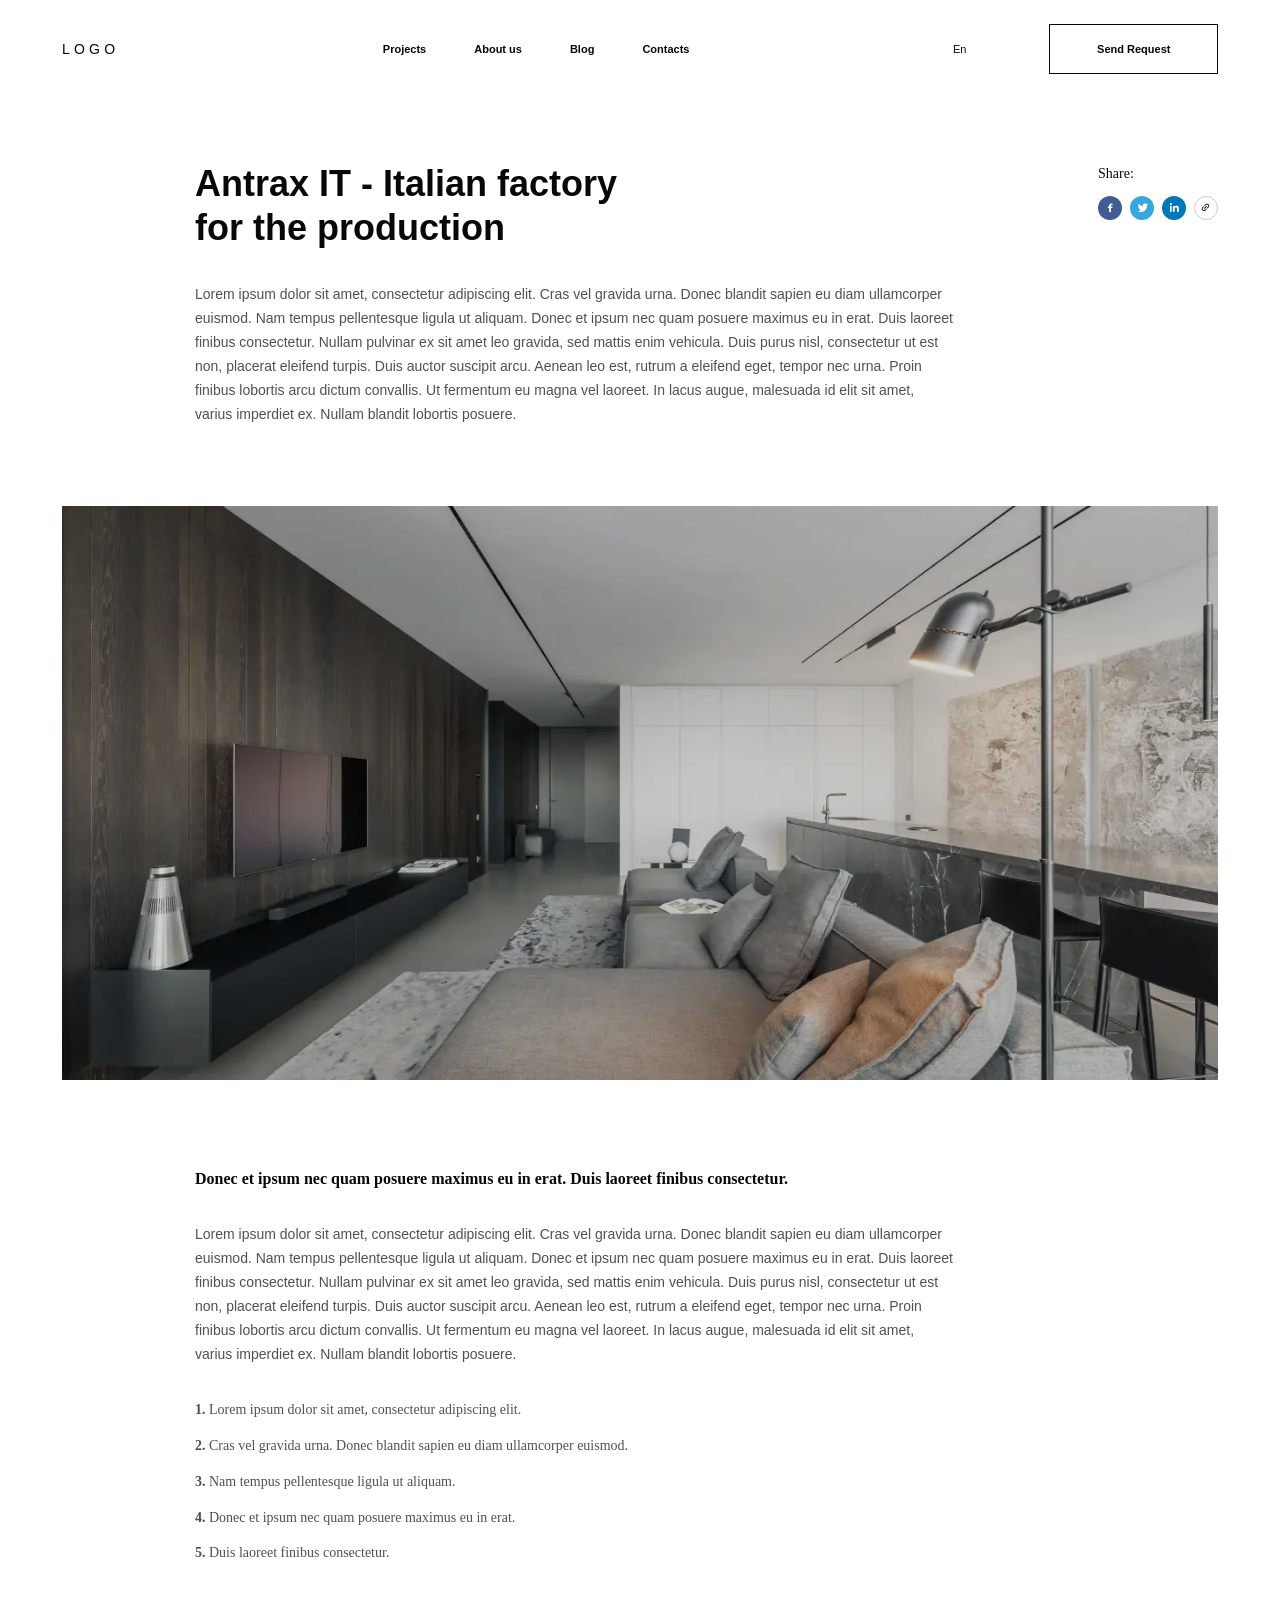
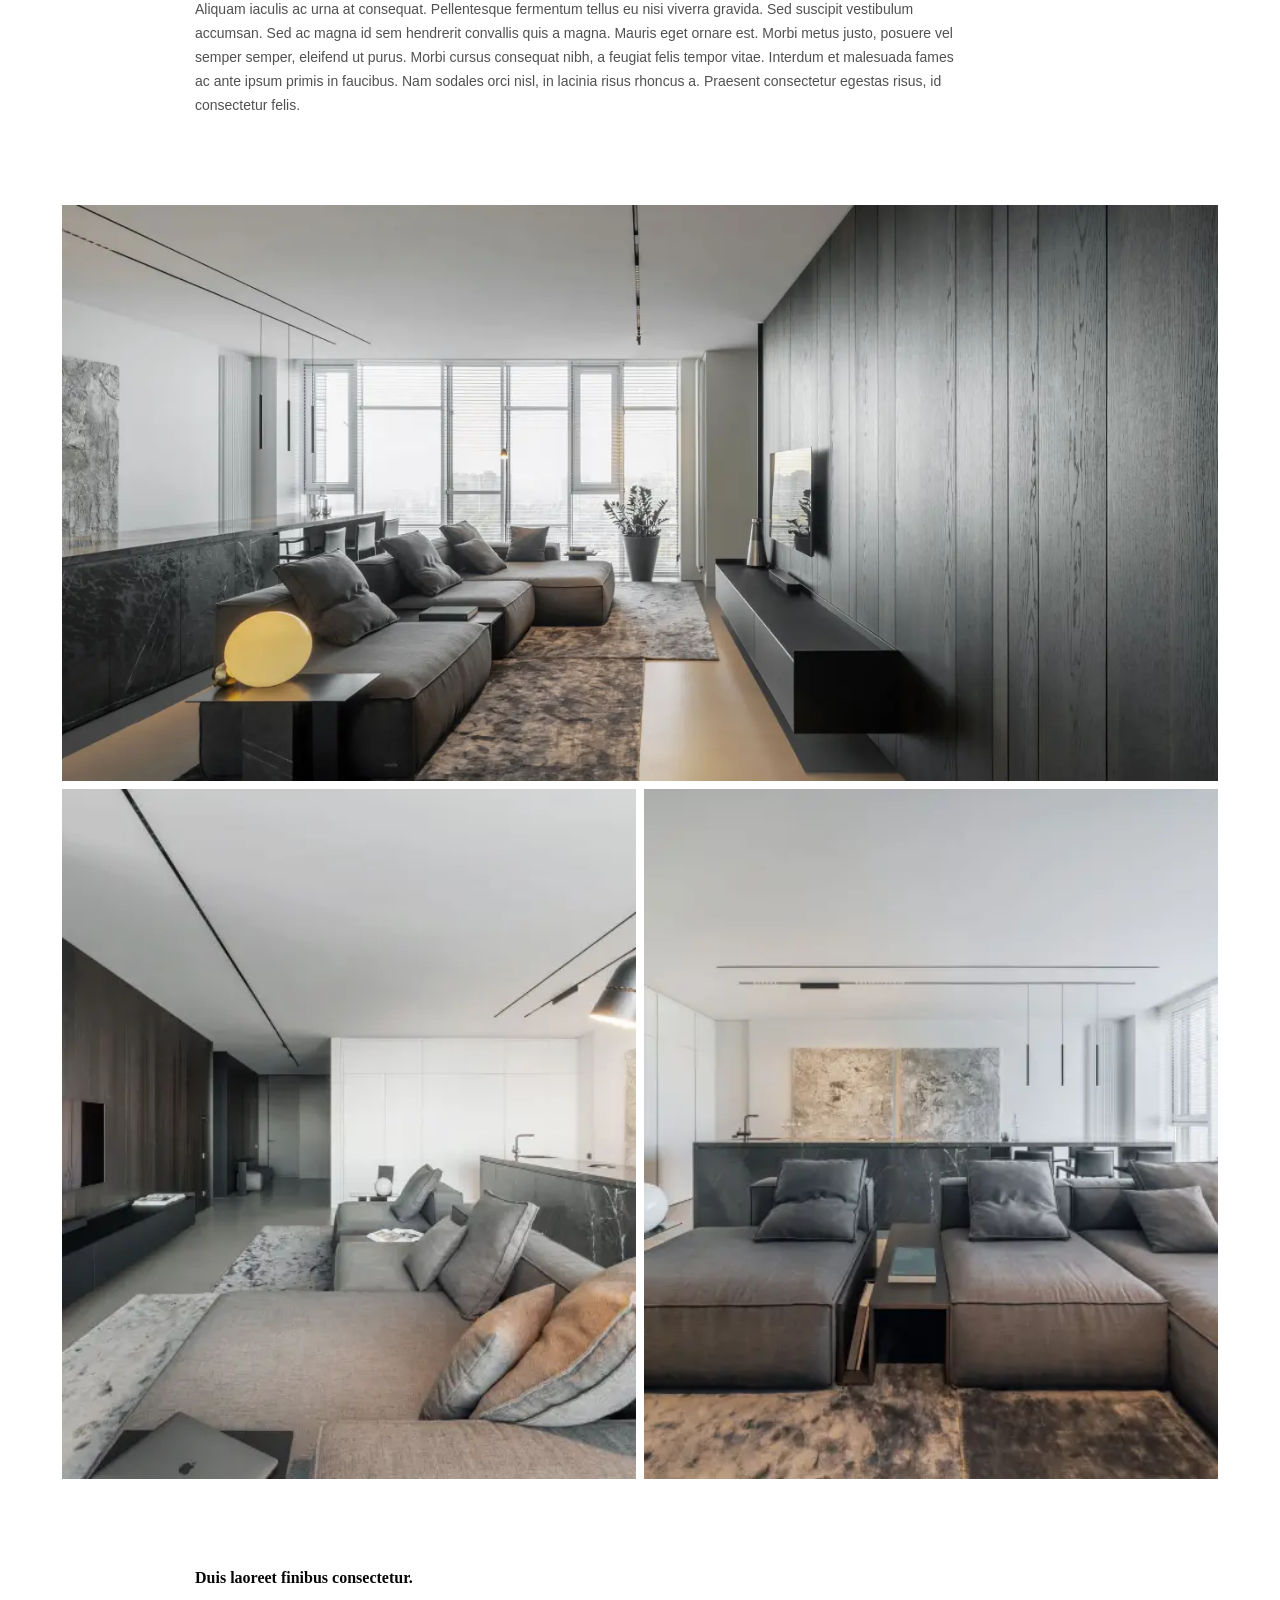
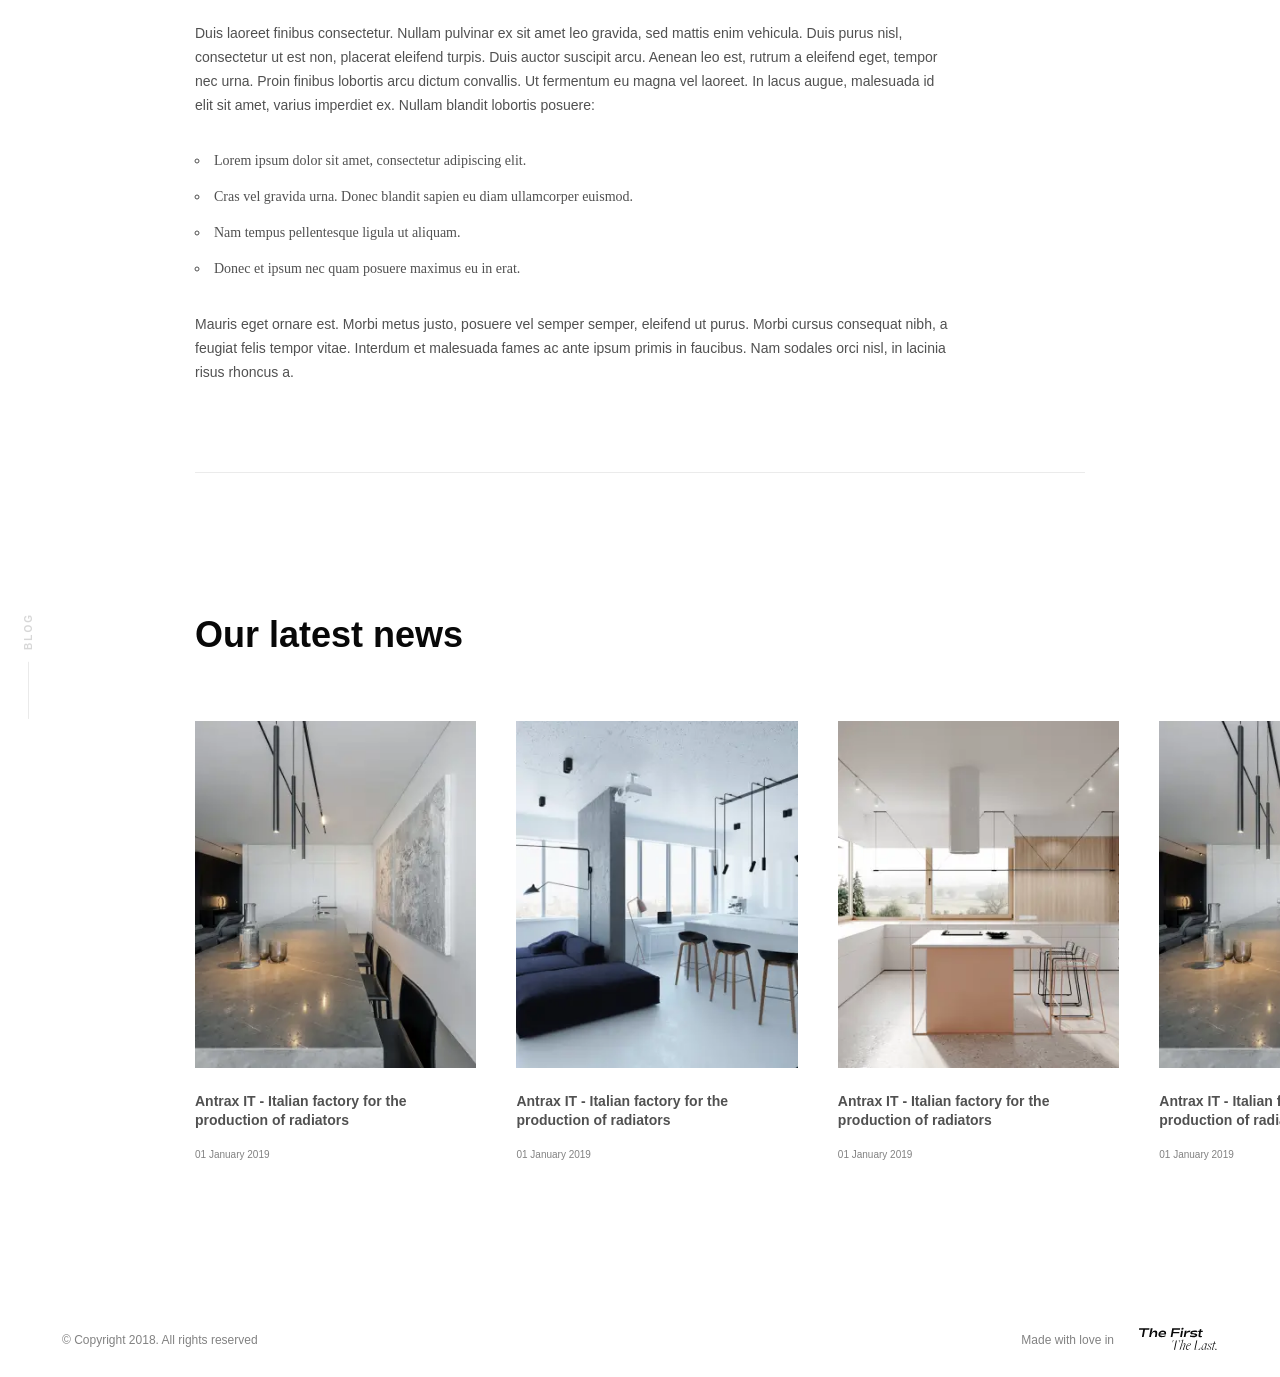
<file: Hilight/one-news.html>
<!DOCTYPE html>
<html lang="en">

<head>
	<title>HiLight</title>
	<meta charset="UTF-8">
	<meta name="format-detection" content="telephone=no">
	<!-- <style>body{opacity: 0;}</style> -->
	<link rel="stylesheet" href="css/style.min.css?_v=20230102204316">
	<link rel="shortcut icon" href="favicon.ico">
	<!-- <meta name="robots" content="noindex, nofollow"> -->
	<meta name="viewport" content="width=device-width, initial-scale=1.0">
</head>

<body class="home-body">
	<div class="preloader" id="page-preloader">
		<div class="loader">
			<span id="load_perc">0%</span>
		</div>
		<style>
			.preloader {
				overflow: hidden;
				position: fixed;
				left: 0;
				top: 0;
				width: 100%;
				height: 100%;
				background: black;
				z-index: 999999;
				opacity: 1;
				visibility: visible;
				transition: 1s all;

				.loader {
					width: fit-content;
					text-align: center;
					position: absolute;
					left: 50%;
					top: 50%;
					transform: translate(-50%, -50%);
					font-weight: 300;
					font-size: 24px;
					line-height: 29px;
					color: #fafafa;

					&::before {
						content: "HI";
					}
				}

				&.done {
					opacity: 0;
					visibility: hidden;
				}
			}
		</style>
	</div>
	<div class="wrapper">
		<header class="header">
			<div class="header__container-big">
				<a href="index.html" class="header__logo">LOGO</a>
				<div class="header__menu menu">
					<a class="menu__icon burger-menu" data-da=".header__actions,767"><span class="icon-menu"></span><span class="burger-text">Menu</span></a>
					<nav class="menu__body">
						<ul class="menu__list">
							<li class="menu__item">
								<a class="menu__link" href="projects.html">Projects</a>
							</li>
							<li class="menu__item">
								<a class="menu__link" href="about.html">About us</a>
							</li>
							<li class="menu__item">
								<a class="menu__link" href="news.html">Blog</a>
							</li>
							<li class="menu__item">
								<a class="menu__link" href="contact.html">Contacts</a>
							</li>

						</ul>
						<div class="button-set">

						</div>

						<div class="info-first-section">
							<ul class="social-links">
								<li class="social-links__item">
									<a href="">Fb</a>
								</li>
								<li class="social-links__item">
									<a href="">In</a>
								</li>
								<li class="social-links__item">
									<a href="">Be</a>
								</li>
							</ul>
							<div class="info-city">
								<div class="button-menu">
									<span class="icon-maps-and-flags"></span>
									<select class="select-city" name="city">

										<option class="select-city__background" value="value1">Kyiv</option>
										<option class="select-city__background" value="value2" selected>Berlin</option>
										<option class="select-city__background" value="value3">Kharkiv</option>
									</select>
								</div>
								<div class="info-city__mail-tel">
									<a href="tel:+380935705222">+380935705222</a>
									<a class="info-mail" href="mailto:info@hi-light.pl">info@hi-light.pl</a>
								</div>
							</div>
						</div>
					</nav>
				</div>
				<div class="header__actions">
					<button class="header__button-language button-language">En</button>
					<button data-popup="#popup" data-da=".button-set,767" class="header__button button">Send Request</button>
				</div>
			</div>
		</header>
		<main class="page">
			<div class="component-15">
				<div class="component-15__container-big">
					<div class="component-15__container-min component-15__container-min-first">
						<p class="title component-15__first-title">Antrax IT - Italian factory for the production</p>
						<p class="description component-15__description">Lorem ipsum dolor sit amet, consectetur adipiscing elit.
							Cras vel gravida urna. Donec
							blandit sapien eu diam ullamcorper euismod. Nam tempus pellentesque ligula ut aliquam. Donec et ipsum
							nec quam posuere maximus eu in erat. Duis laoreet finibus consectetur. Nullam pulvinar ex sit amet leo
							gravida, sed mattis enim vehicula. Duis purus nisl, consectetur ut est non, placerat eleifend turpis.
							Duis auctor suscipit arcu. Aenean leo est, rutrum a eleifend eget, tempor nec urna. Proin finibus
							lobortis arcu dictum convallis. Ut fermentum eu magna vel laoreet. In lacus augue, malesuada id elit sit
							amet, varius imperdiet ex. Nullam blandit lobortis posuere.</p>
						<div class="component-16">
							<p>Share:</p>
							<ul>
								<li><a href="#"><span class="icon-facebook"></span></a></li>
								<li><a href="#"><span class="icon-twi"></span></a></li>
								<li><a href="#"><span class="icon-linkedin"></span></a></li>
								<li><a href="#"><span class="icon-link"></span></a></li>
							</ul>
						</div>
					</div>
					<div class="component-15__picture component-15__first-picture">
						<picture><source srcset="img/main-slider-img-5.webp" type="image/webp"><img src="img/main-slider-img-5.png" alt="img"></picture>
					</div>
					<div class="component-15__container-min">
						<p class="titleL">Donec et ipsum nec quam posuere maximus eu in erat. Duis laoreet finibus consectetur. </p>
						<p class="description">Lorem ipsum dolor sit amet, consectetur adipiscing elit. Cras vel gravida urna. Donec
							blandit sapien eu diam ullamcorper euismod. Nam tempus pellentesque ligula ut aliquam. Donec et ipsum
							nec
							quam posuere maximus eu in erat. Duis laoreet finibus consectetur. Nullam pulvinar ex sit amet leo
							gravida,
							sed mattis enim vehicula. Duis purus nisl, consectetur ut est non, placerat eleifend turpis. Duis auctor
							suscipit arcu. Aenean leo est, rutrum a eleifend eget, tempor nec urna. Proin finibus lobortis arcu
							dictum
							convallis. Ut fermentum eu magna vel laoreet. In lacus augue, malesuada id elit sit amet, varius
							imperdiet
							ex. Nullam blandit lobortis posuere.</p>

						<ul>
							<li class="list-decimal">Lorem ipsum dolor sit amet, consectetur adipiscing elit.</li>
							<li class="list-decimal">Cras vel gravida urna. Donec blandit sapien eu diam ullamcorper euismod.</li>
							<li class="list-decimal">Nam tempus pellentesque ligula ut aliquam.</li>
							<li class="list-decimal">Donec et ipsum nec quam posuere maximus eu in erat.</li>
							<li class="list-decimal">Duis laoreet finibus consectetur.</li>
						</ul>
						<p class="description">Aliquam iaculis ac urna at consequat. Pellentesque fermentum tellus eu nisi viverra
							gravida. Sed suscipit vestibulum accumsan. Sed ac magna id sem hendrerit convallis quis a magna. Mauris
							eget
							ornare est. Morbi metus justo, posuere vel semper semper, eleifend ut purus. Morbi cursus consequat
							nibh, a
							feugiat felis tempor vitae. Interdum et malesuada fames ac ante ipsum primis in faucibus. Nam sodales
							orci
							nisl, in lacinia risus rhoncus a. Praesent consectetur egestas risus, id consectetur felis.</p>
					</div>
					<div class="component-15__picture-gallary">
						<div class="component-15__picture">
							<picture><source srcset="img/main-slider-img-4.webp" type="image/webp"><img src="img/main-slider-img-4.png" alt="img"></picture>
						</div>
						<div class="component-15__picture">
							<picture><source srcset="img/image17.webp" type="image/webp"><img src="img/image17.png" alt="img"></picture>
						</div>
						<div class="component-15__picture">
							<picture><source srcset="img/image16.webp" type="image/webp"><img src="img/image16.png" alt="img"></picture>
						</div>
					</div>
					<div class="component-15__container-min component-15__container-min-last">
						<p class="titleL">Duis laoreet finibus consectetur. </p>
						<p class="description">Duis laoreet finibus consectetur. Nullam pulvinar ex sit amet leo gravida, sed mattis
							enim vehicula. Duis purus nisl, consectetur ut est non, placerat eleifend turpis. Duis auctor suscipit
							arcu. Aenean leo est, rutrum a eleifend eget, tempor nec urna. Proin finibus lobortis arcu dictum
							convallis. Ut fermentum eu magna vel laoreet. In lacus augue, malesuada id elit sit amet, varius
							imperdiet ex. Nullam blandit lobortis posuere:</p>
						<ul>
							<li class="list-circle">Lorem ipsum dolor sit amet, consectetur adipiscing elit. </li>
							<li class="list-circle">Cras vel gravida urna. Donec blandit sapien eu diam ullamcorper euismod.</li>
							<li class="list-circle">Nam tempus pellentesque ligula ut aliquam. </li>
							<li class="list-circle">Donec et ipsum nec quam posuere maximus eu in erat.</li>
						</ul>
						<p class="description">Mauris eget ornare est. Morbi metus justo, posuere vel semper semper, eleifend ut
							purus. Morbi cursus consequat nibh, a feugiat felis tempor vitae. Interdum et malesuada fames ac ante
							ipsum primis in faucibus. Nam sodales orci nisl, in lacinia risus rhoncus a. </p>
						<div class="component-16">
							<p>Share:</p>
							<ul>
								<li><a href="https://www.facebook.com/"><span class="icon-facebook"></span></a></li>
								<li><a href="https://twitter.com/"><span class="icon-twi"></span></a></li>
								<li><a href="https://www.linkedin.com/"><span class="icon-linkedin"></span></a></li>
								<li><a href="#"><span class="icon-link"></span></a></li>
							</ul>
						</div>
						<hr>
					</div>
				</div>
				<div class="component-18">
					<div class="component-18__container-big">
						<div class="absolute-title-block">
							<hr>
							<p class="absolute-title-text">
								blog
							</p>
						</div>
						<div class="component-18__container-min">
							<p class="title">Our latest news</p>
							<div class="oneNewsSwiper MySwiper">
								<div class="swiper-wrapper">
									<div class="one-news-slide swiper-slide">
										<div class="picture">
											<picture><source srcset="img/image18.webp" type="image/webp"><img src="img/image18.png" alt=""></picture>
										</div>
										<p class="description component-18-description">Antrax IT - Italian factory for the
											production
											of radiators</p>
										<p class="component-18-little-text">01 January 2019</p>
									</div>
									<div class="one-news-slide swiper-slide">
										<div class="picture">
											<picture><source srcset="img/image19.webp" type="image/webp"><img src="img/image19.png" alt=""></picture>
										</div>
										<p class="description component-18-description">Antrax IT - Italian factory for the production
											of radiators</p>
										<p class="component-18-little-text">01 January 2019</p>
									</div>
									<div class="one-news-slide swiper-slide">
										<div class="picture">
											<picture><source srcset="img/image20.webp" type="image/webp"><img src="img/image20.png" alt=""></picture>
										</div>
										<p class="description component-18-description">Antrax IT - Italian factory for the production
											of radiators</p>
										<p class="component-18-little-text">01 January 2019</p>
									</div>
									<div class="one-news-slide swiper-slide">
										<div class="picture">
											<picture><source srcset="img/image18.webp" type="image/webp"><img src="img/image18.png" alt=""></picture>
										</div>
										<p class="description component-18-description">Antrax IT - Italian factory for the production
											of radiators</p>
										<p class="component-18-little-text">01 January 2019</p>
									</div>
									<div class="one-news-slide swiper-slide">
								</div>
							</div>
						</div>
					</div>
				</div>
			</div>
		</main>
		<footer class="footer">
			<div class="footer__container-big">
				<p class="footer__text">© Copyright 2018. All rights reserved</p>
				<div class="right-block">
					<p class="footer__text">Made with love in</p>
					<div class="footer__picture">
						<img class="footer__img-1" src="img/footer-img.svg" alt="img">
						<img class="footer__img-2" src="img/footer-img-2.svg" alt="img">
					</div>
				</div>
			</div>
		</footer>
	</div>
	<div id="popup" aria-hidden="true" class="popup">
		<div class="popup__wrapper">
			<button data-close type="button" class="popup__close"></button>
			<div class="popup__content">

				<form class="form-popup popup__form active" id="form" accept="#">
					<div class="form-popup__first-block">
						<h2 class="form-popup__title"></h2>
						<ul class="form-popup__list">
							<li class="form-popup__item">
								<input class="form-popup__input-text" id="Name" type="text" placeholder=" ">
								<label class="form-popup__name-input form-popup__absolute" for="Name">Name</label>
							</li>
							<li class="form-popup__item">
								<input class="form-popup__input-text" id="LastName" type="text" placeholder=" ">
								<label class="form-popup__name-input form-popup__absolute" for="LastName">Last name</label>
							</li>
							<li class="form-popup__item">
								<input class="form-popup__input-text" id="Phone" type="tel" name="phone_number" placeholder=" ">
								<label class="form-popup__name-input form-popup__absolute " for="Phone">Phone</label>
							</li>
							<li class="form-popup__item">
								<input class="form-popup__input-text" id="YourCity" type="text" placeholder=" ">
								<label class="form-popup__name-input form-popup__absolute" for="YourCity">Your city</label>
							</li>
							<li class="form-popup__item">
								<input class="form-popup__input-text _req _email" id="Email" type="email" placeholder=" ">
								<label class="form-popup__name-input form-popup__absolute" for="Email">Email</label>
							</li>
							<li class="form-popup__item">
								<select class="form-popup__input-text PropertyType" id="PropertyType" placeholder=" ">
									<option selected class="btn default"></option>
									<option class="btn" value="Type 1">Type 1</option>
									<option class="btn" value="Type 2">Type 2</option>
								</select>
								<label class="form-popup__name-input form-popup__absolute" for="PropertyType">Property type</label>
							</li>
							<li class="form-popup__item-textarea form-popup__item">
								<textarea class="form-popup__input-text" name="" id="YourComment" cols="30" rows="1" placeholder=" "></textarea>
								<label class="form-popup__name-input form-popup__absolute" for="YourComment">Your comment</label>
							</li>
						</ul>
					</div>
					<div class="form-popup__second-block">
						<div class="area-popup form-popup__area">
							<p class="form-popup__name-input">Area(m2)</p>
							<div class="area-popup__radio">
								<label class="button-radio">to 50
									<input type="radio" name="radio">
									<span class="checkmark"></span>
								</label>
								<label class="button-radio">50-150
									<input type="radio" name="radio">
									<span class="checkmark"></span>
								</label>
								<label class="button-radio">150-250
									<input type="radio" name="radio">
									<span class="checkmark"></span>
								</label>
								<label class="button-radio">250-400
									<input type="radio" name="radio">
									<span class="checkmark"></span>
								</label>
								<label class="button-radio">400-600
									<input type="radio" name="radio">
									<span class="checkmark"></span>
								</label>
								<label class="button-radio">600-800
									<input type="radio" name="radio">
									<span class="checkmark"></span>
								</label>
								<label class="button-radio">800-1000
									<input type="radio" name="radio">
									<span class="checkmark"></span>
								</label>
								<label class="button-radio">1000+
									<input type="radio" name="radio">
									<span class="checkmark"></span>
								</label>
							</div>
						</div>
					</div>
					<div class="form-popup__last-block">
						<div class="form-popup__form-send">
							<div class="add-file">
								<input type="file" id="upload-file">
								<button type="button" id="upload-btn">+</button>
								<div class="add-file__text">
									<p id="upload-text" class="add-file__title">Attach your file</p>
									<p class="add-file__description">File size not more than 10 MB</p>
								</div>
							</div>
							<button type="submit" class="button form-popup__button">Send Request</button>
						</div>
						<p class="form-popup__description">It is a long established fact that a reader will be distracted by
							the readable content of a page <span class="underline">when looking</span> at its layout. The point of using Lorem Ipsum is
							that it has a more-or-less normal distribution of letters, as opposed to using 'Content here,
							content here', making it look like readable English.</p>
					</div>
				</form>
			</div>
		</div>
	</div>
	<div id="popup-complite" aria-hidden="true" class="popup">
		<div class="popup__wrapper">
			<button data-close type="button" class="popup__close"></button>
			<div class="popup__content">
				<div class="popup-complite">
					<h2 class="popup-complite__title">Thank you for your message!</h2>
					<p class="popup-complite__description">Lorem ipsum dolor sit amet, consectetur adipiscing elit. Aliquam ullamcorper eu mauris vitae posuere.
						Ut
						at luctus ligula. Nunc ante felis, aliquam eu enim sed, ornare pretium velit.</p>
					<button class="button popup-complite__button" data-popup="#popup">Send again</button>
				</div>
			</div>
		</div>
	</div>
	<script src="js/app.js"></script>
</body>

</html>
</file>
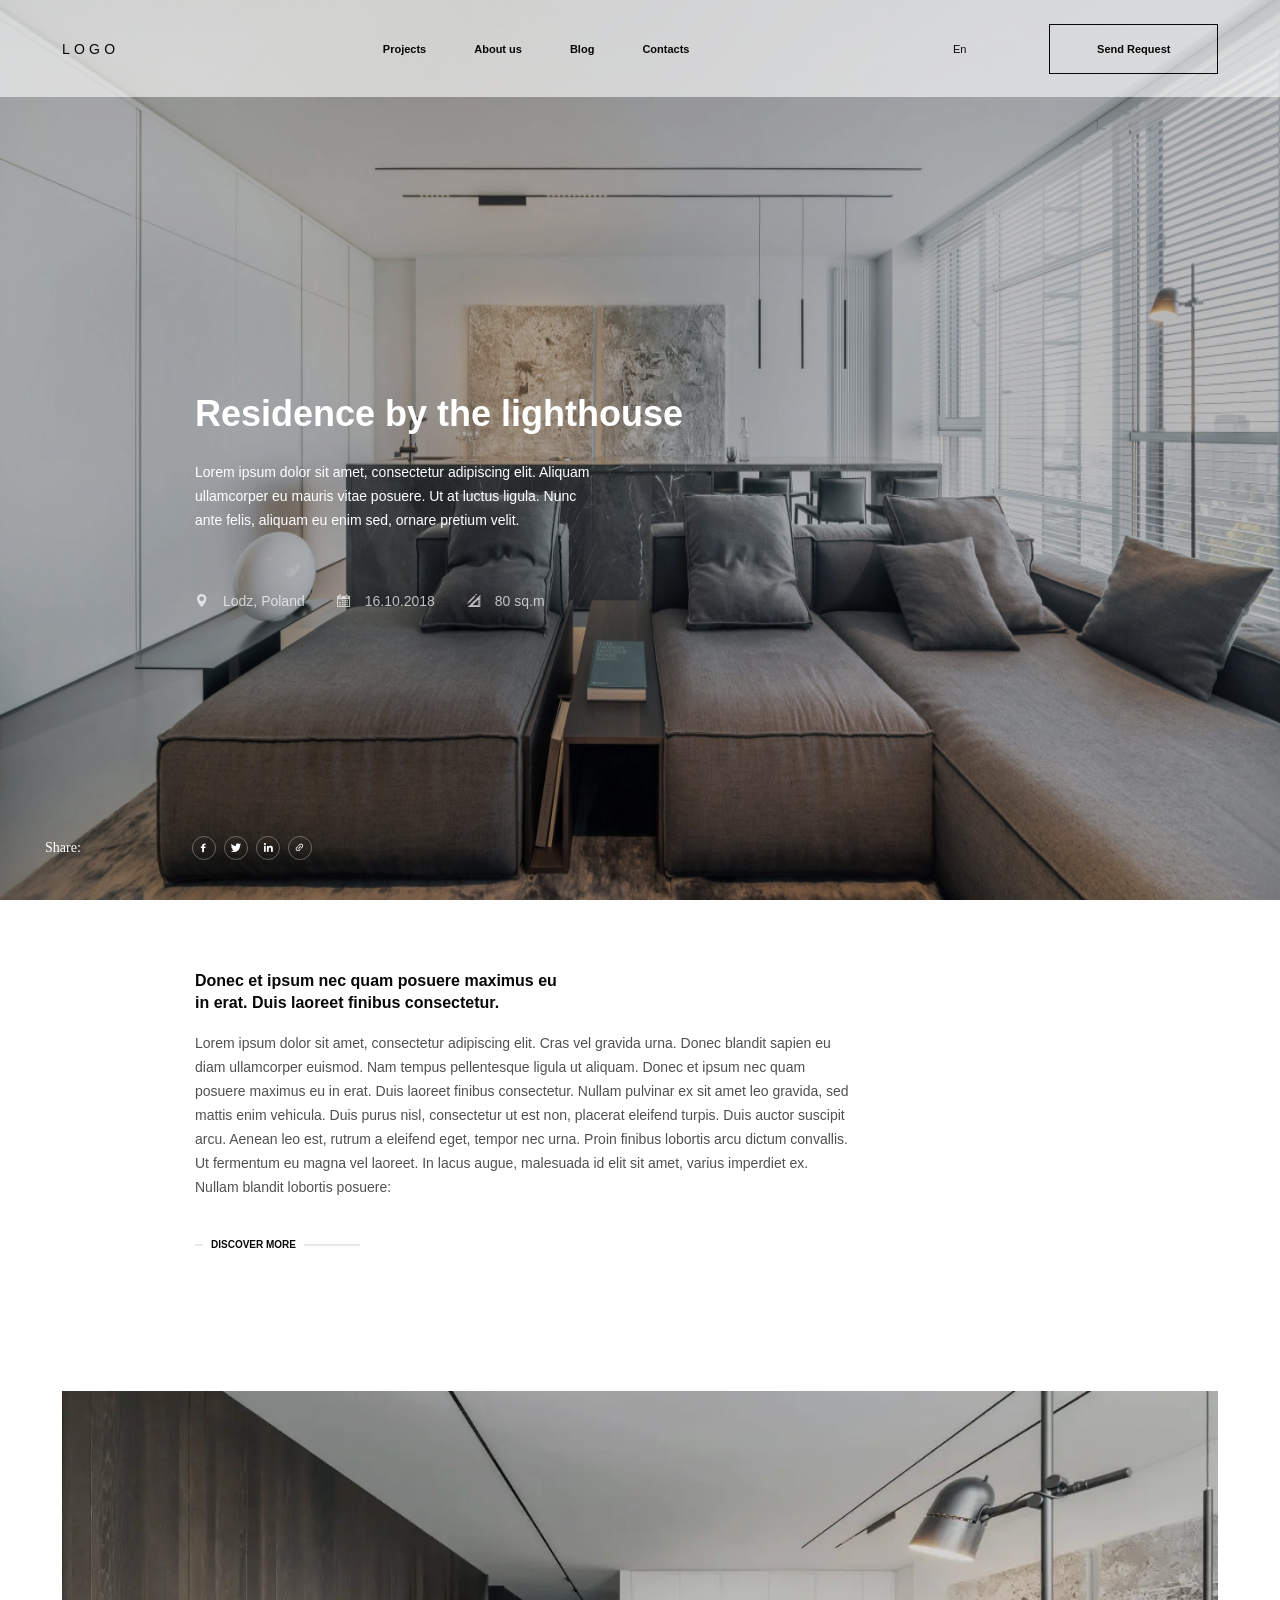
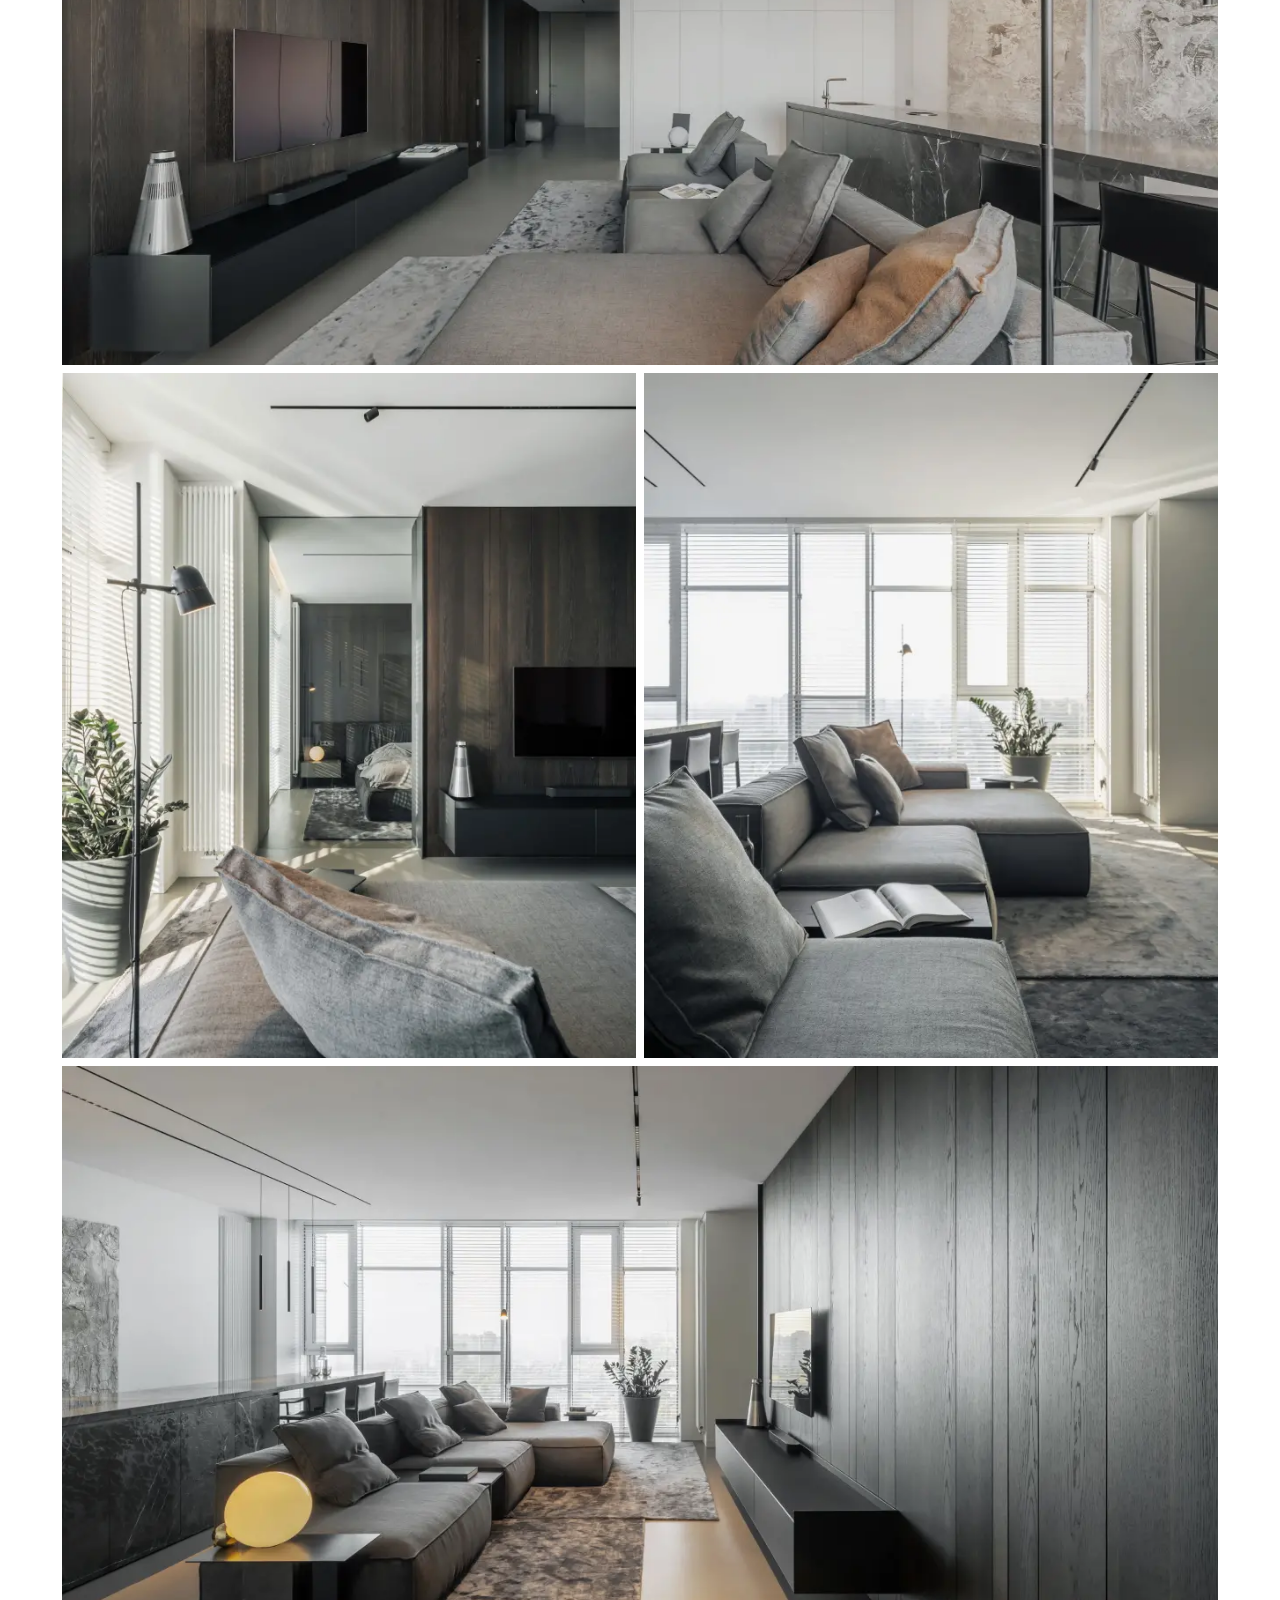
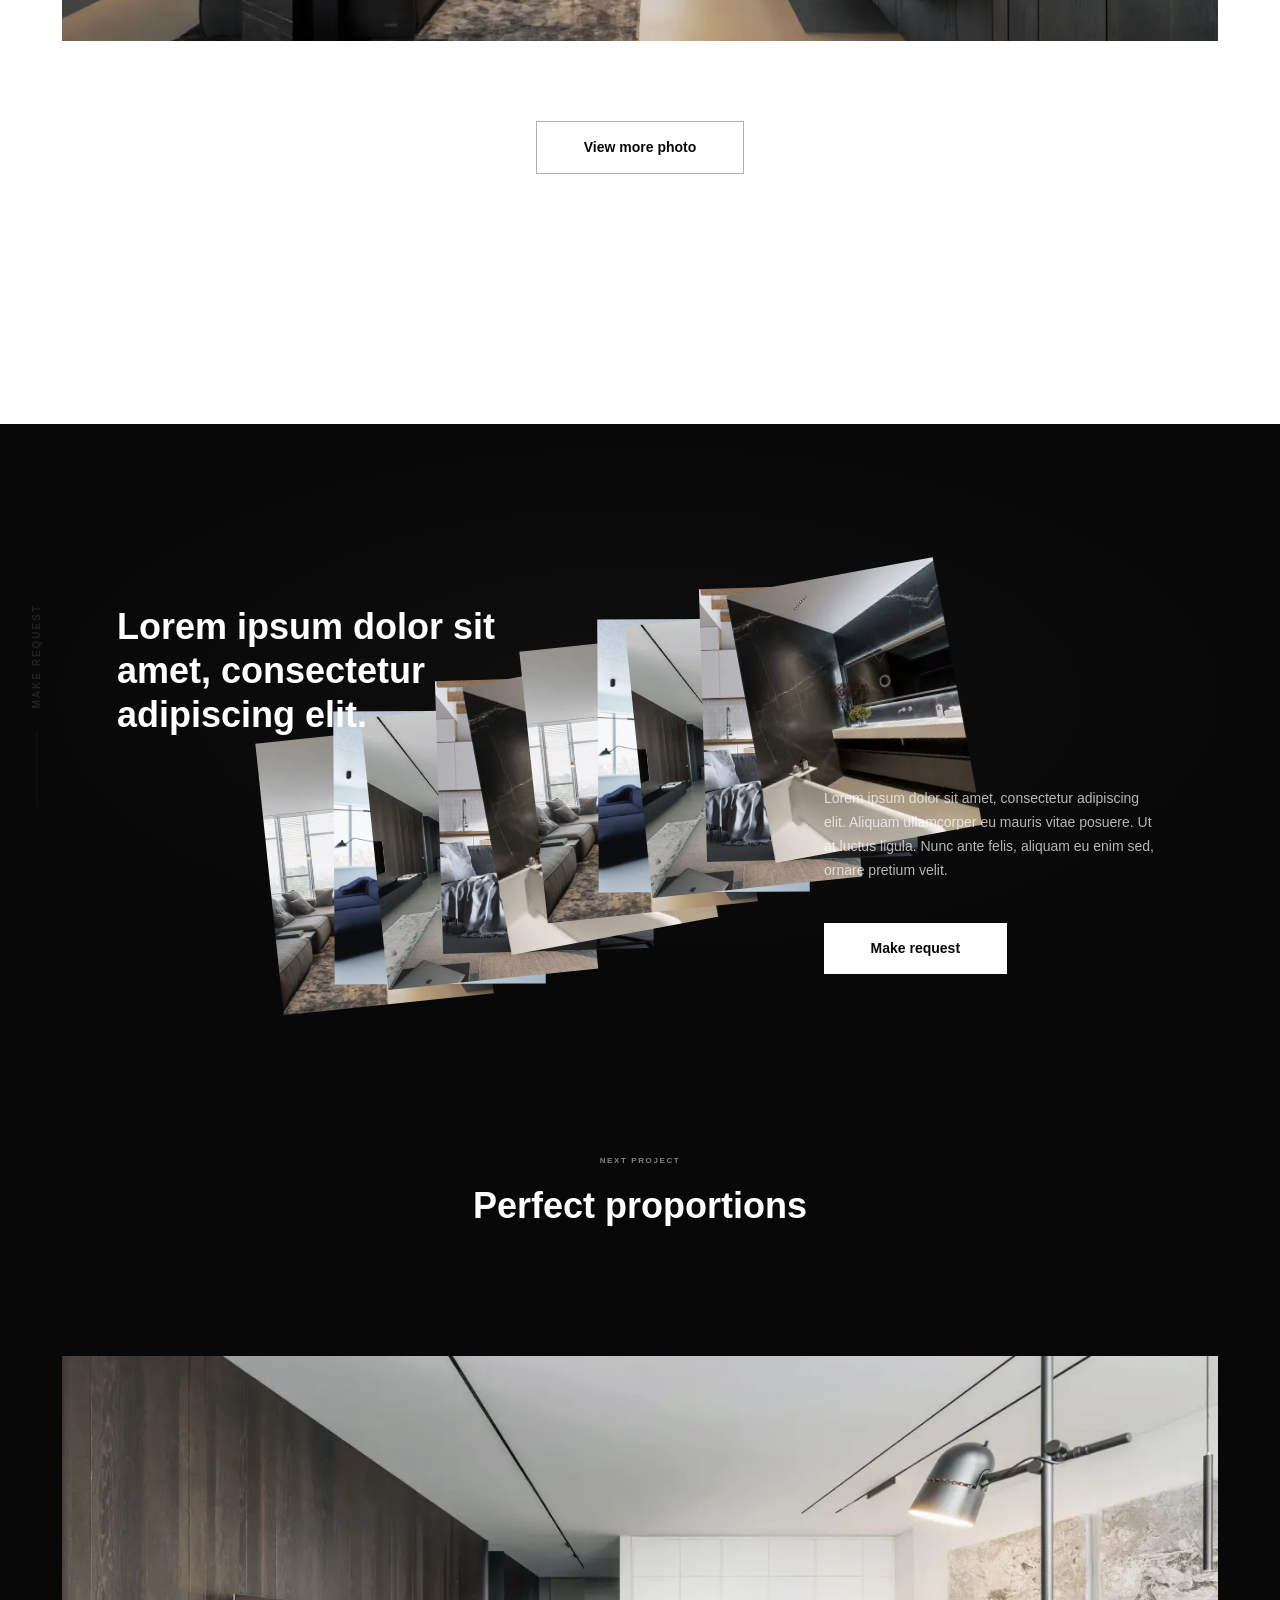
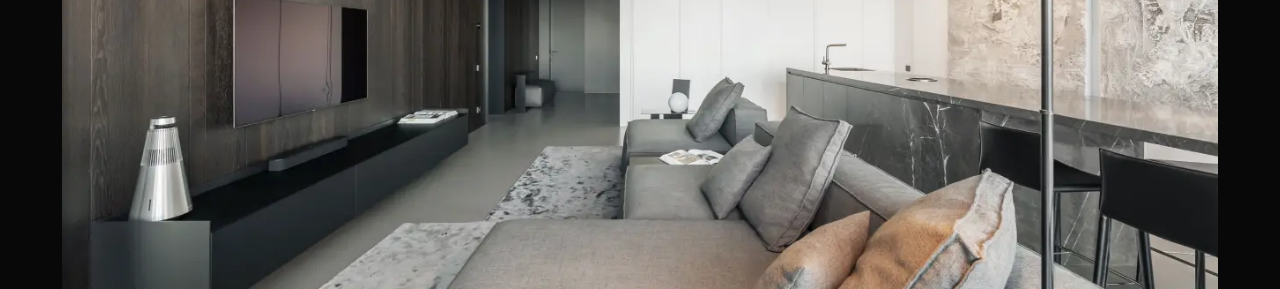
<file: Hilight/one-project.html>
<!DOCTYPE html>
<html lang="en">

<head>
	<title>HiLight</title>
	<meta charset="UTF-8">
	<meta name="format-detection" content="telephone=no">
	<!-- <style>body{opacity: 0;}</style> -->
	<link rel="stylesheet" href="css/style.min.css?_v=20230102204316">
	<link rel="shortcut icon" href="favicon.ico">
	<!-- <meta name="robots" content="noindex, nofollow"> -->
	<meta name="viewport" content="width=device-width, initial-scale=1.0">
</head>

<body class="one-project-body">
	<div class="preloader" id="page-preloader">
		<div class="loader">
			<span id="load_perc">0%</span>
		</div>
		<style>
			.preloader {
				overflow: hidden;
				position: fixed;
				left: 0;
				top: 0;
				width: 100%;
				height: 100%;
				background: black;
				z-index: 999999;
				opacity: 1;
				visibility: visible;
				transition: 1s all;

				.loader {
					width: fit-content;
					text-align: center;
					position: absolute;
					left: 50%;
					top: 50%;
					transform: translate(-50%, -50%);
					font-weight: 300;
					font-size: 24px;
					line-height: 29px;
					color: #fafafa;

					&::before {
						content: "HI";
					}
				}

				&.done {
					opacity: 0;
					visibility: hidden;
				}
			}
		</style>
	</div>
	<div class="wrapper">
		<header class="header">
			<div class="header__container-big">
				<a href="index.html" class="header__logo">LOGO</a>
				<div class="header__menu menu">
					<a class="menu__icon burger-menu" data-da=".header__actions,767"><span class="icon-menu"></span><span class="burger-text">Menu</span></a>
					<nav class="menu__body">
						<ul class="menu__list">
							<li class="menu__item">
								<a class="menu__link" href="projects.html">Projects</a>
							</li>
							<li class="menu__item">
								<a class="menu__link" href="about.html">About us</a>
							</li>
							<li class="menu__item">
								<a class="menu__link" href="news.html">Blog</a>
							</li>
							<li class="menu__item">
								<a class="menu__link" href="contact.html">Contacts</a>
							</li>

						</ul>
						<div class="button-set">

						</div>

						<div class="info-first-section">
							<ul class="social-links">
								<li class="social-links__item">
									<a href="">Fb</a>
								</li>
								<li class="social-links__item">
									<a href="">In</a>
								</li>
								<li class="social-links__item">
									<a href="">Be</a>
								</li>
							</ul>
							<div class="info-city">
								<div class="button-menu">
									<span class="icon-maps-and-flags"></span>
									<select class="select-city" name="city">

										<option class="select-city__background" value="value1">Kyiv</option>
										<option class="select-city__background" value="value2" selected>Berlin</option>
										<option class="select-city__background" value="value3">Kharkiv</option>
									</select>
								</div>
								<div class="info-city__mail-tel">
									<a href="tel:+380935705222">+380935705222</a>
									<a class="info-mail" href="mailto:info@hi-light.pl">info@hi-light.pl</a>
								</div>
							</div>
						</div>
					</nav>
				</div>
				<div class="header__actions">
					<button class="header__button-language button-language">En</button>
					<button data-popup="#popup" data-da=".button-set,767" class="header__button button">Send Request</button>
				</div>
			</div>
		</header>
		<main class="page">
			<div class="component-10">
				<div class="full-screen">
					<picture>
						<source media="(max-width: 525px)" srcset="img/image22.png">
						<source media="(min-width: 526px)" srcset="img/main-slider-img-7.png">
						<img class="img component-10__img" src="img/main-slider-img-7.png" alt="">
					</picture>
					<div class="component-10__container-big">
						<div class="component-10__container-min">
							<div class="component-10__text-block">
								<h3 class="title">Residence by the lighthouse</h3>
								<p class="description">Lorem ipsum dolor sit amet, consectetur adipiscing elit. Aliquam ullamcorper
									eu
									mauris vitae posuere. Ut at luctus ligula. Nunc ante felis, aliquam eu enim sed, ornare pretium
									velit.
								</p>
								<ul class="component-10__list">
									<li class="component-10__item">
										<span class="icon-maps-and-flags"></span>
										<p class="component-10__text">Lodz, Poland</p>
									</li>
									<li class="component-10__item">
										<span class="icon-calendar"></span>
										<p class="component-10__text">16.10.2018</p>
									</li>
									<li class="component-10__item">
										<span class="icon-math"></span>
										<p class="component-10__text">80 sq.m</p>
									</li>
								</ul>
							</div>
						</div>
						<div class="component-16">
							<p>Share:</p>
							<ul>
								<li><a href="#"><span class="icon-facebook"></span></a></li>
								<li><a href="#"><span class="icon-twi"></span></a></li>
								<li><a href="#"><span class="icon-linkedin"></span></a></li>
								<li><a href="#"><span class="icon-link"></span></a></li>
							</ul>
						</div>
					</div>
				</div>
			</div>
			<div class="component-11">
				<div class="component-11__container-big">
					<div class="component-11__container-min">
						<h4 class="sub-title">Donec et ipsum nec quam posuere maximus eu in erat. Duis laoreet finibus consectetur.
						</h4>
						<p class="description">Lorem ipsum dolor sit amet, consectetur adipiscing elit. Cras vel gravida urna. Donec
							blandit sapien eu diam ullamcorper euismod. Nam tempus pellentesque ligula ut aliquam. Donec et ipsum
							nec quam posuere maximus eu in erat. Duis laoreet finibus consectetur. Nullam pulvinar ex sit amet leo
							gravida, sed mattis enim vehicula. Duis purus nisl, consectetur ut est non, placerat eleifend turpis.
							Duis auctor suscipit arcu. Aenean leo est, rutrum a eleifend eget, tempor nec urna. Proin finibus
							lobortis arcu dictum convallis. Ut fermentum eu magna vel laoreet. In lacus augue, malesuada id elit sit
							amet, varius imperdiet ex. Nullam blandit lobortis posuere:</p>
						<a class="button-link component-11__button-link" href="#">Discover more</a>
					</div>
				</div>
			</div>
			<div class="component-12">
				<div class="component-12__container-big">
					<ul class="component-12__gallary">
						<li class="component-12__item component-12__item-big">
							<picture><source srcset="img/main-slider-img-5.webp" type="image/webp"><img src="img/main-slider-img-5.png" alt="img" class="img component-12__img"></picture>
						</li>
						<li class="component-12__item">
							<picture><source srcset="img/image12.webp" type="image/webp"><img src="img/image12.png" alt="img" class="img component-12__img"></picture>
						</li>
						<li class="component-12__item">
							<picture><source srcset="img/image13.webp" type="image/webp"><img src="img/image13.png" alt="img" class="img component-12__img"></picture>
						</li>
						<li class="component-12__item component-12__item-big">
							<picture><source srcset="img/main-slider-img-4.webp" type="image/webp"><img src="img/main-slider-img-4.png" alt="img" class="img component-12__img"></picture>
						</li>
					</ul>
					<button class="button">View more photo</button>
				</div>
			</div>
			<div class="black-block">
				<div class="component-2">
					<div class="component-2__container-big">
						<div class="absolute-title-block">
							<hr>
							<p class="absolute-title-text">
								Make request
							</p>
						</div>
						<div class="component-2__text-block">
							<h3 class="title component-2__title">Lorem ipsum dolor sit amet, consectetur adipiscing elit.</h3>
							<div class="component-2__description-block">
								<p class="description component-2__description">Lorem ipsum dolor sit amet, consectetur adipiscing elit.
									Aliquam ullamcorper eu mauris vitae posuere. Ut
									at luctus ligula. Nunc ante felis, aliquam eu enim sed, ornare pretium velit.
								</p>
								<button data-popup="#popup" class="button component-2__button">Make request</button>
							</div>
						</div>
						<ul class="gallary-component-2 component-2__gallary">
							<li class="gallary-component-2__item">
								<picture><source srcset="img/image4.webp" type="image/webp"><img src="img/image4.png" alt="img"></picture>
							</li>
							<li class="gallary-component-2__item">
								<picture><source srcset="img/image2.webp" type="image/webp"><img src="img/image2.png" alt="img"></picture>
							</li>
							<li class="gallary-component-2__item">
								<picture><source srcset="img/image1.webp" type="image/webp"><img src="img/image1.png" alt="img"></picture>
							</li>
							<li class="gallary-component-2__item">
								<picture><source srcset="img/image3.webp" type="image/webp"><img src="img/image3.png" alt="img"></picture>
							</li>
							<li class="gallary-component-2__item">
								<picture><source srcset="img/image5.webp" type="image/webp"><img src="img/image5.png" alt="img"></picture>
							</li>
							<li class="gallary-component-2__item">
								<picture><source srcset="img/image4.webp" type="image/webp"><img src="img/image4.png" alt="img"></picture>
							</li>
							<li class="gallary-component-2__item">
								<picture><source srcset="img/image2.webp" type="image/webp"><img src="img/image2.png" alt="img"></picture>
							</li>
							<li class="gallary-component-2__item">
								<picture><source srcset="img/image1.webp" type="image/webp"><img src="img/image1.png" alt="img"></picture>
							</li>
							<li class="gallary-component-2__item">
								<picture><source srcset="img/image3.webp" type="image/webp"><img src="img/image3.png" alt="img"></picture>
							</li>
							<li class="gallary-component-2__item">
								<picture><source srcset="img/image5.webp" type="image/webp"><img src="img/image5.png" alt="img"></picture>
							</li>
						</ul>
					</div>
				</div>
				<div class="next-project-block">
					<div class="one-project__container-big">
						<p class="next-project">Next project</p>
						<h3 class="title">Perfect proportions</h3>
						<div class="picture">
							<picture><source srcset="img/image14.webp" type="image/webp"><img src="img/image14.png" alt="img" class="img"></picture>
						</div>
					</div>
				</div>
			</div>
		</main>
	</div>
	<div id="popup" aria-hidden="true" class="popup">
		<div class="popup__wrapper">
			<button data-close type="button" class="popup__close"></button>
			<div class="popup__content">

				<form class="form-popup popup__form active" id="form" accept="#">
					<div class="form-popup__first-block">
						<h2 class="form-popup__title"></h2>
						<ul class="form-popup__list">
							<li class="form-popup__item">
								<input class="form-popup__input-text" id="Name" type="text" placeholder=" ">
								<label class="form-popup__name-input form-popup__absolute" for="Name">Name</label>
							</li>
							<li class="form-popup__item">
								<input class="form-popup__input-text" id="LastName" type="text" placeholder=" ">
								<label class="form-popup__name-input form-popup__absolute" for="LastName">Last name</label>
							</li>
							<li class="form-popup__item">
								<input class="form-popup__input-text" id="Phone" type="tel" name="phone_number" placeholder=" ">
								<label class="form-popup__name-input form-popup__absolute " for="Phone">Phone</label>
							</li>
							<li class="form-popup__item">
								<input class="form-popup__input-text" id="YourCity" type="text" placeholder=" ">
								<label class="form-popup__name-input form-popup__absolute" for="YourCity">Your city</label>
							</li>
							<li class="form-popup__item">
								<input class="form-popup__input-text _req _email" id="Email" type="email" placeholder=" ">
								<label class="form-popup__name-input form-popup__absolute" for="Email">Email</label>
							</li>
							<li class="form-popup__item">
								<select class="form-popup__input-text PropertyType" id="PropertyType" placeholder=" ">
									<option selected class="btn default"></option>
									<option class="btn" value="Type 1">Type 1</option>
									<option class="btn" value="Type 2">Type 2</option>
								</select>
								<label class="form-popup__name-input form-popup__absolute" for="PropertyType">Property type</label>
							</li>
							<li class="form-popup__item-textarea form-popup__item">
								<textarea class="form-popup__input-text" name="" id="YourComment" cols="30" rows="1" placeholder=" "></textarea>
								<label class="form-popup__name-input form-popup__absolute" for="YourComment">Your comment</label>
							</li>
						</ul>
					</div>
					<div class="form-popup__second-block">
						<div class="area-popup form-popup__area">
							<p class="form-popup__name-input">Area(m2)</p>
							<div class="area-popup__radio">
								<label class="button-radio">to 50
									<input type="radio" name="radio">
									<span class="checkmark"></span>
								</label>
								<label class="button-radio">50-150
									<input type="radio" name="radio">
									<span class="checkmark"></span>
								</label>
								<label class="button-radio">150-250
									<input type="radio" name="radio">
									<span class="checkmark"></span>
								</label>
								<label class="button-radio">250-400
									<input type="radio" name="radio">
									<span class="checkmark"></span>
								</label>
								<label class="button-radio">400-600
									<input type="radio" name="radio">
									<span class="checkmark"></span>
								</label>
								<label class="button-radio">600-800
									<input type="radio" name="radio">
									<span class="checkmark"></span>
								</label>
								<label class="button-radio">800-1000
									<input type="radio" name="radio">
									<span class="checkmark"></span>
								</label>
								<label class="button-radio">1000+
									<input type="radio" name="radio">
									<span class="checkmark"></span>
								</label>
							</div>
						</div>
					</div>
					<div class="form-popup__last-block">
						<div class="form-popup__form-send">
							<div class="add-file">
								<input type="file" id="upload-file">
								<button type="button" id="upload-btn">+</button>
								<div class="add-file__text">
									<p id="upload-text" class="add-file__title">Attach your file</p>
									<p class="add-file__description">File size not more than 10 MB</p>
								</div>
							</div>
							<button type="submit" class="button form-popup__button">Send Request</button>
						</div>
						<p class="form-popup__description">It is a long established fact that a reader will be distracted by
							the readable content of a page <span class="underline">when looking</span> at its layout. The point of using Lorem Ipsum is
							that it has a more-or-less normal distribution of letters, as opposed to using 'Content here,
							content here', making it look like readable English.</p>
					</div>
				</form>
			</div>
		</div>
	</div>
	<div id="popup-complite" aria-hidden="true" class="popup">
		<div class="popup__wrapper">
			<button data-close type="button" class="popup__close"></button>
			<div class="popup__content">
				<div class="popup-complite">
					<h2 class="popup-complite__title">Thank you for your message!</h2>
					<p class="popup-complite__description">Lorem ipsum dolor sit amet, consectetur adipiscing elit. Aliquam ullamcorper eu mauris vitae posuere.
						Ut
						at luctus ligula. Nunc ante felis, aliquam eu enim sed, ornare pretium velit.</p>
					<button class="button popup-complite__button" data-popup="#popup">Send again</button>
				</div>
			</div>
		</div>
	</div>
	<script src="js/app.js"></script>
</body>

</html>
</file>
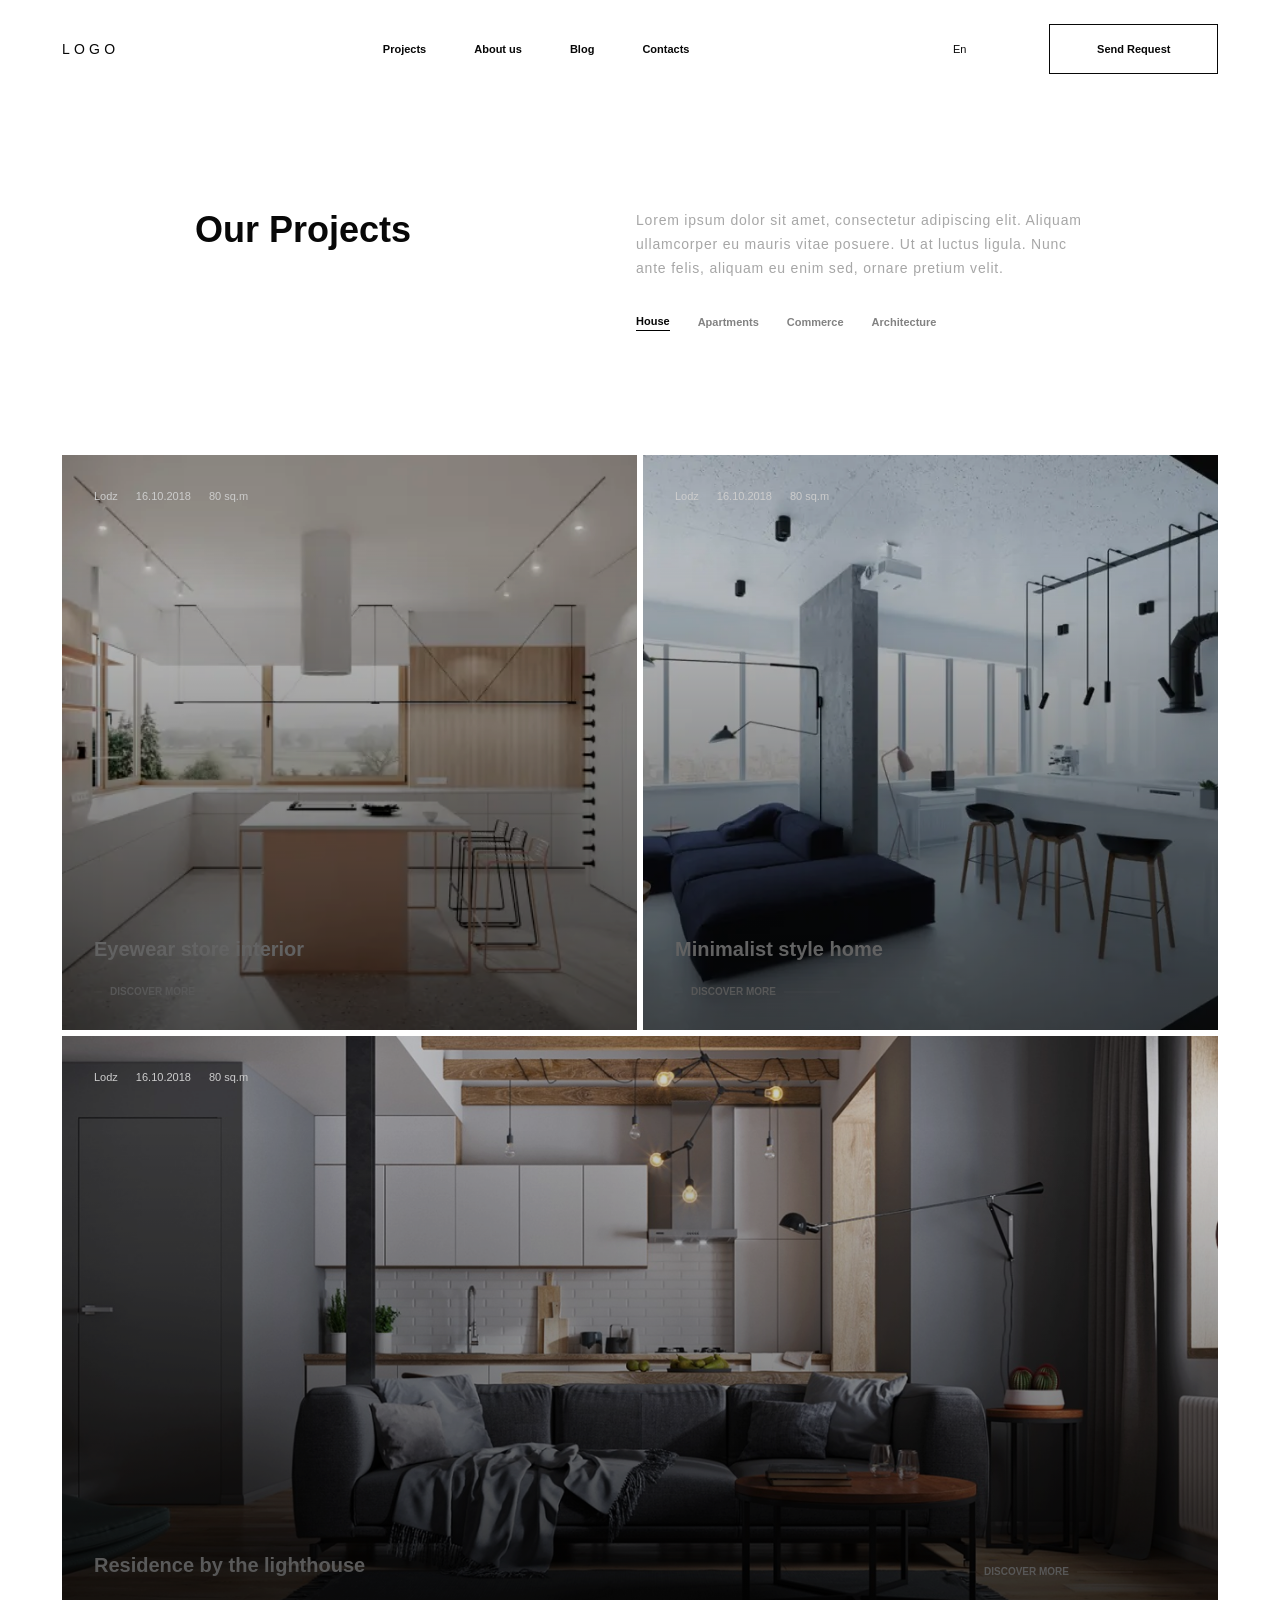
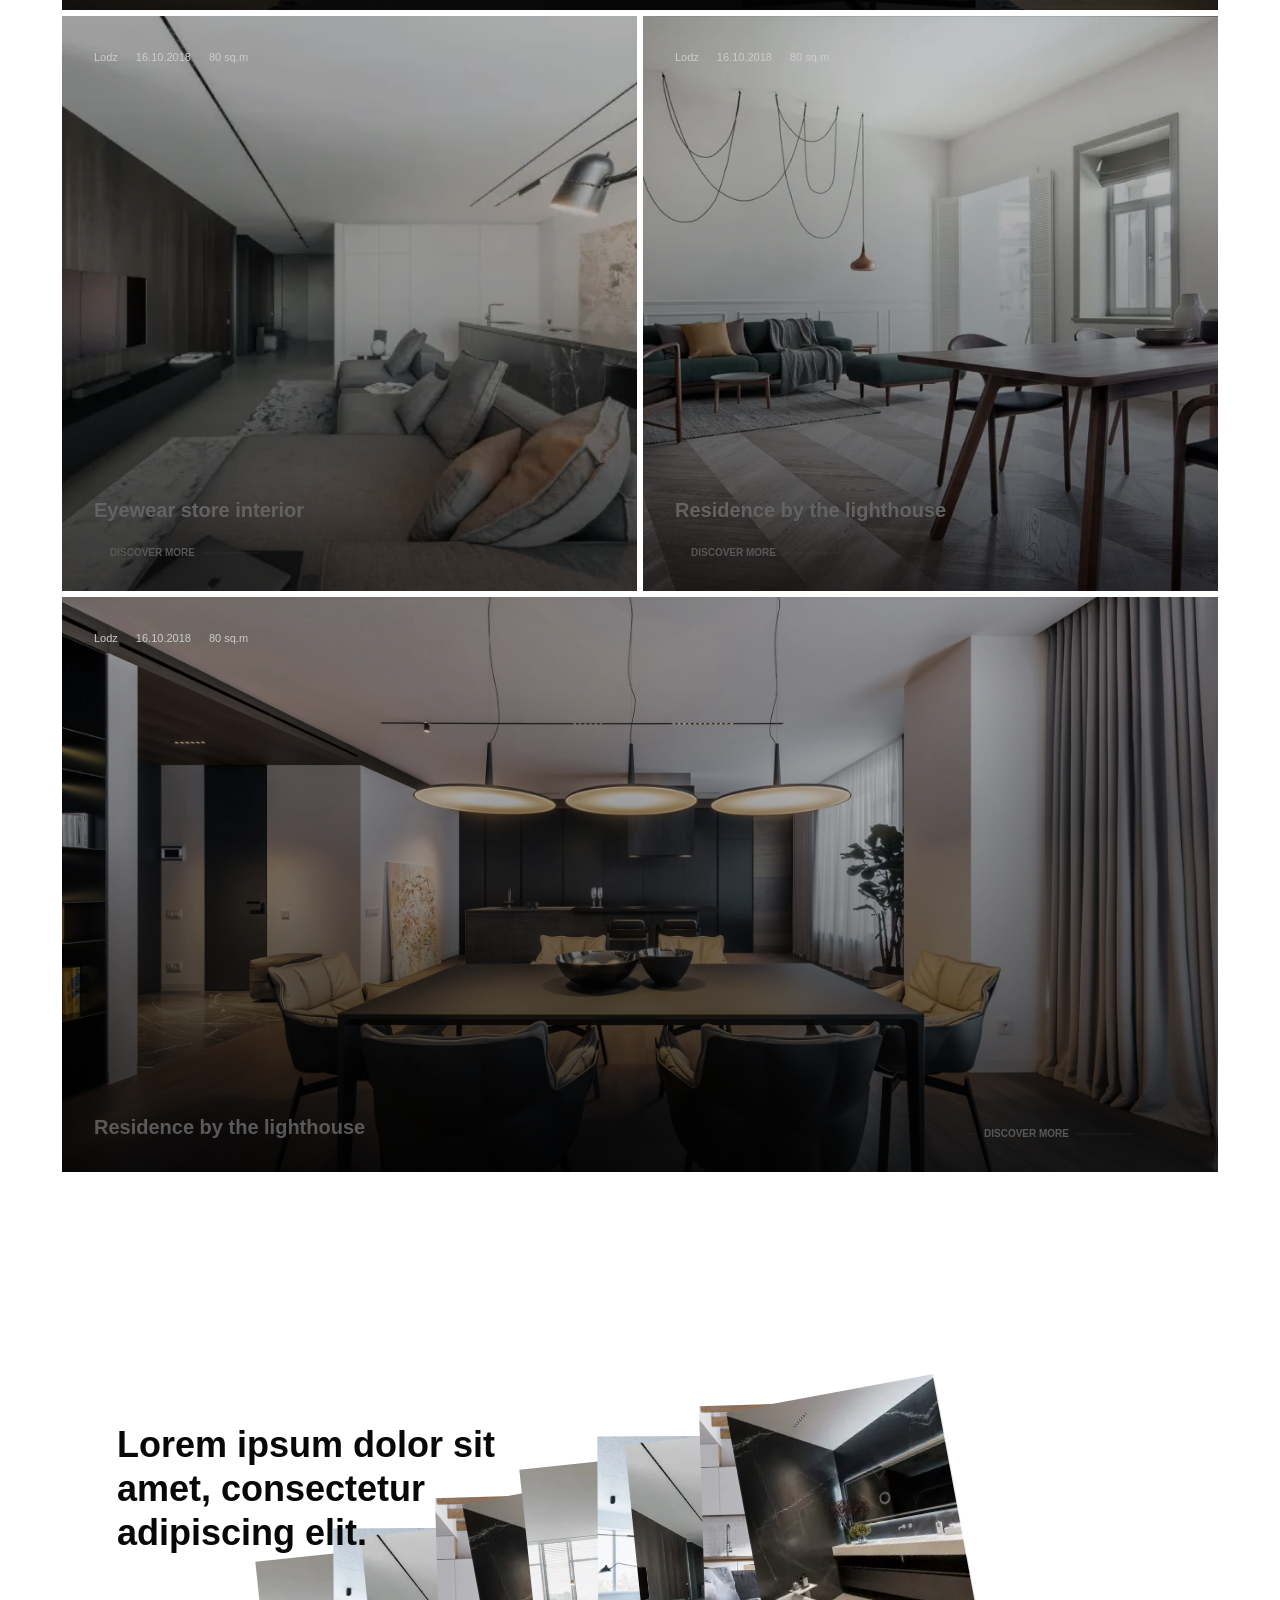
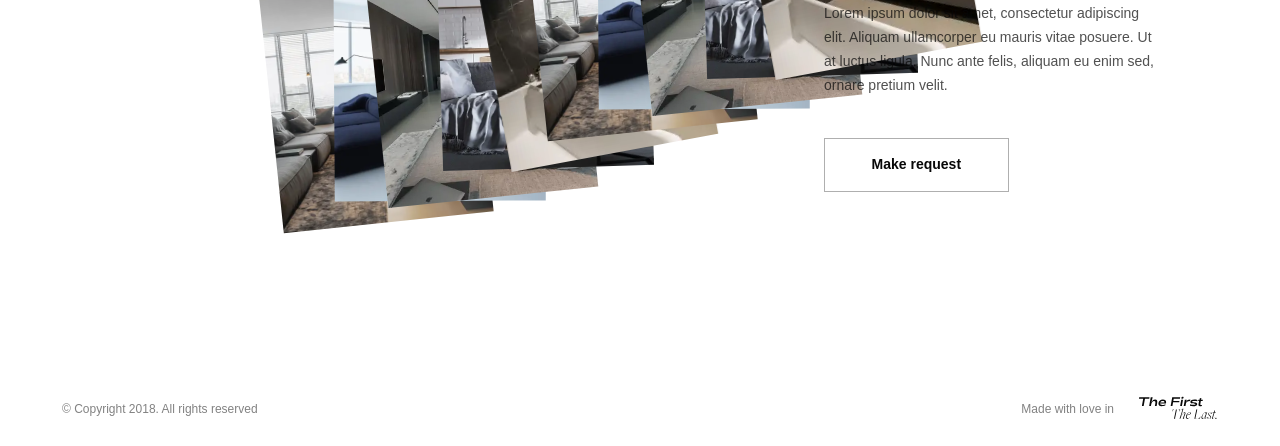
<file: Hilight/projects.html>
<!DOCTYPE html>
<html lang="en">

<head>
	<title>HiLight</title>
	<meta charset="UTF-8">
	<meta name="format-detection" content="telephone=no">
	<!-- <style>body{opacity: 0;}</style> -->
	<link rel="stylesheet" href="css/style.min.css?_v=20230102204316">
	<link rel="shortcut icon" href="favicon.ico">
	<!-- <meta name="robots" content="noindex, nofollow"> -->
	<meta name="viewport" content="width=device-width, initial-scale=1.0">
</head>

<body class="projects-body">
	<div class="preloader" id="page-preloader">
		<div class="loader">
			<span id="load_perc">0%</span>
		</div>
		<style>
			.preloader {
				overflow: hidden;
				position: fixed;
				left: 0;
				top: 0;
				width: 100%;
				height: 100%;
				background: black;
				z-index: 999999;
				opacity: 1;
				visibility: visible;
				transition: 1s all;

				.loader {
					width: fit-content;
					text-align: center;
					position: absolute;
					left: 50%;
					top: 50%;
					transform: translate(-50%, -50%);
					font-weight: 300;
					font-size: 24px;
					line-height: 29px;
					color: #fafafa;

					&::before {
						content: "HI";
					}
				}

				&.done {
					opacity: 0;
					visibility: hidden;
				}
			}
		</style>
	</div>
	<div class="wrapper">
		<header class="header">
			<div class="header__container-big">
				<a href="index.html" class="header__logo">LOGO</a>
				<div class="header__menu menu">
					<a class="menu__icon burger-menu" data-da=".header__actions,767"><span class="icon-menu"></span><span class="burger-text">Menu</span></a>
					<nav class="menu__body">
						<ul class="menu__list">
							<li class="menu__item">
								<a class="menu__link" href="projects.html">Projects</a>
							</li>
							<li class="menu__item">
								<a class="menu__link" href="about.html">About us</a>
							</li>
							<li class="menu__item">
								<a class="menu__link" href="news.html">Blog</a>
							</li>
							<li class="menu__item">
								<a class="menu__link" href="contact.html">Contacts</a>
							</li>

						</ul>
						<div class="button-set">

						</div>

						<div class="info-first-section">
							<ul class="social-links">
								<li class="social-links__item">
									<a href="">Fb</a>
								</li>
								<li class="social-links__item">
									<a href="">In</a>
								</li>
								<li class="social-links__item">
									<a href="">Be</a>
								</li>
							</ul>
							<div class="info-city">
								<div class="button-menu">
									<span class="icon-maps-and-flags"></span>
									<select class="select-city" name="city">

										<option class="select-city__background" value="value1">Kyiv</option>
										<option class="select-city__background" value="value2" selected>Berlin</option>
										<option class="select-city__background" value="value3">Kharkiv</option>
									</select>
								</div>
								<div class="info-city__mail-tel">
									<a href="tel:+380935705222">+380935705222</a>
									<a class="info-mail" href="mailto:info@hi-light.pl">info@hi-light.pl</a>
								</div>
							</div>
						</div>
					</nav>
				</div>
				<div class="header__actions">
					<button class="header__button-language button-language">En</button>
					<button data-popup="#popup" data-da=".button-set,767" class="header__button button">Send Request</button>
				</div>
			</div>
		</header>
		<main class="page">
			<section class="component-1">
				<div class="component-1__container-big">
					<div class="absolute-title-block">
						<hr>
						<p class="absolute-title-text">
							Projects
						</p>
					</div>
					<div class="component-1__container-min container">
						<div class="component-1__title-block">
							<h3 class="title component-1__title">Our Projects</h3>
							<div class="component-1__text-block">
								<p class="description">Lorem ipsum dolor sit amet, consectetur adipiscing elit. Aliquam ullamcorper
									eu
									mauris
									vitae posuere. Ut at luctus ligula. Nunc ante felis, aliquam eu enim sed, ornare pretium velit.
								</p>
								<div id="filter-block" class="filter-block">
									<button class="btn active" name="All"> House</button>
									<button class="btn" name="Apartments"> Apartments</button>
									<button class="btn" name="Commerce"> Commerce</button>
									<button class="btn" name="Architecture"> Architecture</button>
								</div>
								<select name="select" class="select-filter">
									<option selected class="btn active" name="House" value="all">House</option>
									<option class="btn" name="Apartments" value="Apartments">Apartments</option>
									<option class="btn" name="Commerce" value="Commerce">Commerce</option>
									<option class="btn" name="Architecture" value="Architecture">Architecture</option>
								</select>
							</div>
						</div>
					</div>
					<ul class="gallary-component-1 component-1__gallery">
						<li class="gallary-component-1__item filterDiv Apartments">
							<picture><source srcset="img/kitchen_Jack_cam1.webp" type="image/webp"><img src="img/kitchen_Jack_cam1.png" alt="img"></picture>
							<a class="gallary-component-1__link" href="one-project.html"></a>
							<div class="gallary-component-1__img-text">
								<div class="up-text-component-1 gallary-component-1__up-text">
									<p class="up-text-component-1__type">Lodz</p>
									<p class="up-text-component-1__date">16.10.2018</p>
									<p class="up-text-component-1__area">80 sq.m</p>
								</div>
								<div class="down-text-component-1 gallary-component-1__down-text">
									<p class="title-img down-text-component-1__title-img">Eyewear store interior</p>
									<p class="button-link down-text-component-1__button-link">Discover more</p>
								</div>
							</div>
						</li>
						<li class="gallary-component-1__item filterDiv Apartments">
							<picture><source srcset="img/kitchen5.2.webp" type="image/webp"><img src="img/kitchen5.2.png" alt="img"></picture>
							<a class="gallary-component-1__link" href="one-project.html"></a>
							<div class="gallary-component-1__img-text">
								<div class="up-text-component-1 gallary-component-1__up-text">
									<p class="up-text-component-1__type">Lodz</p>
									<p class="up-text-component-1__date">16.10.2018</p>
									<p class="up-text-component-1__area">80 sq.m</p>
								</div>
								<div class="down-text-component-1 gallary-component-1__down-text">
									<p class="title-img down-text-component-1__title-img">Minimalist style home</p>
									<p class="button-link down-text-component-1__button-link">Discover more</p>
								</div>
							</div>
						</li>
						<li class="gallary-component-1__item gallary-component-1__big filterDiv">
							<picture>
								<source media="(max-width: 768px)" srcset="img/image7.png">
								<source media="(min-width: 769px)" srcset="img/main-slider-img-3.png">
								<img src="img/main-slider-img-3.png">
							</picture>
							<a class="gallary-component-1__link" href="one-project.html"></a>
							<div class="gallary-component-1__img-text">
								<div class="up-text-component-1 gallary-component-1__up-text">
									<p class="up-text-component-1__type">Lodz</p>
									<p class="up-text-component-1__date">16.10.2018</p>
									<p class="up-text-component-1__area">80 sq.m</p>
								</div>
								<div class="down-text-component-1 gallary-component-1__down-text">
									<p class="title-img down-text-component-1__title-img">Residence by the lighthouse</p>
									<p class="button-link down-text-component-1__button-link">Discover more</p>
								</div>
							</div>
						</li>
						<li class="gallary-component-1__item filterDiv Commerce">
							<picture><source srcset="img/image1.webp" type="image/webp"><img src="img/image1.png" alt="img"></picture>
							<a class="gallary-component-1__link" href="one-project.html"></a>
							<div class="gallary-component-1__img-text">
								<div class="up-text-component-1 gallary-component-1__up-text">
									<p class="up-text-component-1__type">Lodz</p>
									<p class="up-text-component-1__date">16.10.2018</p>
									<p class="up-text-component-1__area">80 sq.m</p>
								</div>
								<div class="down-text-component-1 gallary-component-1__down-text">
									<p class="title-img down-text-component-1__title-img">Eyewear store interior</p>
									<p class="button-link down-text-component-1__button-link">Discover more</p>
								</div>
							</div>
						</li>
						<li class="gallary-component-1__item filterDiv gallary-component-1__more">
							<picture><source srcset="img/image1.webp" type="image/webp"><img class="gallary-component-1__picture title-img" src="img/image1.png" alt="img"></picture>
							<a class="gallary-component-1__link" href="projects.html"></a>
						</li>
						<li class="gallary-component-1__item filterDiv Commerce">
							<picture><source srcset="img/image6.webp" type="image/webp"><img src="img/image6.png" alt="img"></picture>
							<a class="gallary-component-1__link" href="one-project.html"></a>
							<div class="gallary-component-1__img-text">
								<div class="up-text-component-1 gallary-component-1__up-text">
									<p class="up-text-component-1__type">Lodz</p>
									<p class="up-text-component-1__date">16.10.2018</p>
									<p class="up-text-component-1__area">80 sq.m</p>
								</div>
								<div class="down-text-component-1 gallary-component-1__down-text">
									<p class="title-img down-text-component-1__title-img">Residence by the lighthouse</p>
									<p class="button-link down-text-component-1__button-link">Discover more</p>
								</div>
							</div>
						</li>
						<li class="gallary-component-1__item filterDiv gallary-component-1__big">
							<picture>
								<source media="(max-width: 768px)" srcset="img/image8.png">
								<source media="(min-width: 769px)" srcset="img/main-slider-img-6.png">
								<img src="img/main-slider-img-3.png">
							</picture>
							<a class="gallary-component-1__link" href="one-project.html"></a>
							<div class="gallary-component-1__img-text">
								<div class="up-text-component-1 gallary-component-1__up-text">
									<p class="up-text-component-1__type">Lodz</p>
									<p class="up-text-component-1__date">16.10.2018</p>
									<p class="up-text-component-1__area">80 sq.m</p>
								</div>
								<div class="down-text-component-1 gallary-component-1__down-text">
									<p class="title-img down-text-component-1__title-img">Residence by the lighthouse</p>
									<p class="button-link down-text-component-1__button-link">Discover more</p>
								</div>
							</div>
						</li>
						<li class="gallary-component-1__item">
							<picture><source srcset="img/main-slider-img-3.webp" type="image/webp"><img src="img/main-slider-img-3.png" alt="img"></picture>
							<a class="gallary-component-1__link" href="one-project.html"></a>
							<div class="gallary-component-1__img-text">
								<div class="up-text-component-1 gallary-component-1__up-text">
									<p class="up-text-component-1__type">Lodz</p>
									<p class="up-text-component-1__date">16.10.2018</p>
									<p class="up-text-component-1__area">80 sq.m</p>
								</div>
								<div class="down-text-component-1 gallary-component-1__down-text">
									<p class="title-img down-text-component-1__title-img">Residence by the lighthouse</p>
									<p class="button-link down-text-component-1__button-link">Discover more</p>
								</div>
							</div>
						</li>
						<li class="gallary-component-1__item">
							<picture><source srcset="img/main-slider-img-3.webp" type="image/webp"><img src="img/main-slider-img-3.png" alt="img"></picture>
							<a class="gallary-component-1__link" href="one-project.html"></a>
							<div class="gallary-component-1__img-text">
								<div class="up-text-component-1 gallary-component-1__up-text">
									<p class="up-text-component-1__type">Lodz</p>
									<p class="up-text-component-1__date">16.10.2018</p>
									<p class="up-text-component-1__area">80 sq.m</p>
								</div>
								<div class="down-text-component-1 gallary-component-1__down-text">
									<p class="title-img down-text-component-1__title-img">Residence by the lighthouse</p>
									<p class="button-link down-text-component-1__button-link">Discover more</p>
								</div>
							</div>
						</li>
						<li class="gallary-component-1__item">
							<picture><source srcset="img/main-slider-img-3.webp" type="image/webp"><img src="img/main-slider-img-3.png" alt="img"></picture>
							<a class="gallary-component-1__link" href="one-project.html"></a>
							<div class="gallary-component-1__img-text">
								<div class="up-text-component-1 gallary-component-1__up-text">
									<p class="up-text-component-1__type">Lodz</p>
									<p class="up-text-component-1__date">16.10.2018</p>
									<p class="up-text-component-1__area">80 sq.m</p>
								</div>
								<div class="down-text-component-1 gallary-component-1__down-text">
									<p class="title-img down-text-component-1__title-img">Residence by the lighthouse</p>
									<p class="button-link down-text-component-1__button-link">Discover more</p>
								</div>
							</div>
						</li>
						<li class="gallary-component-1__item">
							<picture><source srcset="img/main-slider-img-3.webp" type="image/webp"><img src="img/main-slider-img-3.png" alt="img"></picture>
							<a class="gallary-component-1__link" href="one-project.html"></a>
							<div class="gallary-component-1__img-text">
								<div class="up-text-component-1 gallary-component-1__up-text">
									<p class="up-text-component-1__type">Lodz</p>
									<p class="up-text-component-1__date">16.10.2018</p>
									<p class="up-text-component-1__area">80 sq.m</p>
								</div>
								<div class="down-text-component-1 gallary-component-1__down-text">
									<p class="title-img down-text-component-1__title-img">Residence by the lighthouse</p>
									<p class="button-link down-text-component-1__button-link">Discover more</p>
								</div>
							</div>
						</li>
					</ul>
				</div>
			</section>
		</main>
		<div class="component-2">
			<div class="component-2__container-big">
				<div class="absolute-title-block">
					<hr>
					<p class="absolute-title-text">
						Make request
					</p>
				</div>
				<div class="component-2__text-block">
					<h3 class="title component-2__title">Lorem ipsum dolor sit amet, consectetur adipiscing elit.</h3>
					<div class="component-2__description-block">
						<p class="description component-2__description">Lorem ipsum dolor sit amet, consectetur adipiscing elit.
							Aliquam ullamcorper eu mauris vitae posuere. Ut
							at luctus ligula. Nunc ante felis, aliquam eu enim sed, ornare pretium velit.
						</p>
						<button data-popup="#popup" class="button component-2__button">Make request</button>
					</div>
				</div>
				<ul class="gallary-component-2 component-2__gallary">
					<li class="gallary-component-2__item">
						<picture><source srcset="img/image4.webp" type="image/webp"><img src="img/image4.png" alt="img"></picture>
					</li>
					<li class="gallary-component-2__item">
						<picture><source srcset="img/image2.webp" type="image/webp"><img src="img/image2.png" alt="img"></picture>
					</li>
					<li class="gallary-component-2__item">
						<picture><source srcset="img/image1.webp" type="image/webp"><img src="img/image1.png" alt="img"></picture>
					</li>
					<li class="gallary-component-2__item">
						<picture><source srcset="img/image3.webp" type="image/webp"><img src="img/image3.png" alt="img"></picture>
					</li>
					<li class="gallary-component-2__item">
						<picture><source srcset="img/image5.webp" type="image/webp"><img src="img/image5.png" alt="img"></picture>
					</li>
					<li class="gallary-component-2__item">
						<picture><source srcset="img/image4.webp" type="image/webp"><img src="img/image4.png" alt="img"></picture>
					</li>
					<li class="gallary-component-2__item">
						<picture><source srcset="img/image2.webp" type="image/webp"><img src="img/image2.png" alt="img"></picture>
					</li>
					<li class="gallary-component-2__item">
						<picture><source srcset="img/image1.webp" type="image/webp"><img src="img/image1.png" alt="img"></picture>
					</li>
					<li class="gallary-component-2__item">
						<picture><source srcset="img/image3.webp" type="image/webp"><img src="img/image3.png" alt="img"></picture>
					</li>
					<li class="gallary-component-2__item">
						<picture><source srcset="img/image5.webp" type="image/webp"><img src="img/image5.png" alt="img"></picture>
					</li>
				</ul>
			</div>
		</div>
		<footer class="footer">
			<div class="footer__container-big">
				<p class="footer__text">© Copyright 2018. All rights reserved</p>
				<div class="right-block">
					<p class="footer__text">Made with love in</p>
					<div class="footer__picture">
						<img class="footer__img-1" src="img/footer-img.svg" alt="img">
						<img class="footer__img-2" src="img/footer-img-2.svg" alt="img">
					</div>
				</div>
			</div>
		</footer>
	</div>
	<div id="popup" aria-hidden="true" class="popup">
		<div class="popup__wrapper">
			<button data-close type="button" class="popup__close"></button>
			<div class="popup__content">

				<form class="form-popup popup__form active" id="form" accept="#">
					<div class="form-popup__first-block">
						<h2 class="form-popup__title"></h2>
						<ul class="form-popup__list">
							<li class="form-popup__item">
								<input class="form-popup__input-text" id="Name" type="text" placeholder=" ">
								<label class="form-popup__name-input form-popup__absolute" for="Name">Name</label>
							</li>
							<li class="form-popup__item">
								<input class="form-popup__input-text" id="LastName" type="text" placeholder=" ">
								<label class="form-popup__name-input form-popup__absolute" for="LastName">Last name</label>
							</li>
							<li class="form-popup__item">
								<input class="form-popup__input-text" id="Phone" type="tel" name="phone_number" placeholder=" ">
								<label class="form-popup__name-input form-popup__absolute " for="Phone">Phone</label>
							</li>
							<li class="form-popup__item">
								<input class="form-popup__input-text" id="YourCity" type="text" placeholder=" ">
								<label class="form-popup__name-input form-popup__absolute" for="YourCity">Your city</label>
							</li>
							<li class="form-popup__item">
								<input class="form-popup__input-text _req _email" id="Email" type="email" placeholder=" ">
								<label class="form-popup__name-input form-popup__absolute" for="Email">Email</label>
							</li>
							<li class="form-popup__item">
								<select class="form-popup__input-text PropertyType" id="PropertyType" placeholder=" ">
									<option selected class="btn default"></option>
									<option class="btn" value="Type 1">Type 1</option>
									<option class="btn" value="Type 2">Type 2</option>
								</select>
								<label class="form-popup__name-input form-popup__absolute" for="PropertyType">Property type</label>
							</li>
							<li class="form-popup__item-textarea form-popup__item">
								<textarea class="form-popup__input-text" name="" id="YourComment" cols="30" rows="1" placeholder=" "></textarea>
								<label class="form-popup__name-input form-popup__absolute" for="YourComment">Your comment</label>
							</li>
						</ul>
					</div>
					<div class="form-popup__second-block">
						<div class="area-popup form-popup__area">
							<p class="form-popup__name-input">Area(m2)</p>
							<div class="area-popup__radio">
								<label class="button-radio">to 50
									<input type="radio" name="radio">
									<span class="checkmark"></span>
								</label>
								<label class="button-radio">50-150
									<input type="radio" name="radio">
									<span class="checkmark"></span>
								</label>
								<label class="button-radio">150-250
									<input type="radio" name="radio">
									<span class="checkmark"></span>
								</label>
								<label class="button-radio">250-400
									<input type="radio" name="radio">
									<span class="checkmark"></span>
								</label>
								<label class="button-radio">400-600
									<input type="radio" name="radio">
									<span class="checkmark"></span>
								</label>
								<label class="button-radio">600-800
									<input type="radio" name="radio">
									<span class="checkmark"></span>
								</label>
								<label class="button-radio">800-1000
									<input type="radio" name="radio">
									<span class="checkmark"></span>
								</label>
								<label class="button-radio">1000+
									<input type="radio" name="radio">
									<span class="checkmark"></span>
								</label>
							</div>
						</div>
					</div>
					<div class="form-popup__last-block">
						<div class="form-popup__form-send">
							<div class="add-file">
								<input type="file" id="upload-file">
								<button type="button" id="upload-btn">+</button>
								<div class="add-file__text">
									<p id="upload-text" class="add-file__title">Attach your file</p>
									<p class="add-file__description">File size not more than 10 MB</p>
								</div>
							</div>
							<button type="submit" class="button form-popup__button">Send Request</button>
						</div>
						<p class="form-popup__description">It is a long established fact that a reader will be distracted by
							the readable content of a page <span class="underline">when looking</span> at its layout. The point of using Lorem Ipsum is
							that it has a more-or-less normal distribution of letters, as opposed to using 'Content here,
							content here', making it look like readable English.</p>
					</div>
				</form>
			</div>
		</div>
	</div>
	<div id="popup-complite" aria-hidden="true" class="popup">
		<div class="popup__wrapper">
			<button data-close type="button" class="popup__close"></button>
			<div class="popup__content">
				<div class="popup-complite">
					<h2 class="popup-complite__title">Thank you for your message!</h2>
					<p class="popup-complite__description">Lorem ipsum dolor sit amet, consectetur adipiscing elit. Aliquam ullamcorper eu mauris vitae posuere.
						Ut
						at luctus ligula. Nunc ante felis, aliquam eu enim sed, ornare pretium velit.</p>
					<button class="button popup-complite__button" data-popup="#popup">Send again</button>
				</div>
			</div>
		</div>
	</div>
	<script src="js/app.js"></script>
</body>

</html>
</file>
<file: Hilight/css/style.css>
@charset "UTF-8";

.preloader {
  position: fixed;
  left: 0;
  top: 0;
  width: 100%;
  height: 100%;
  background: black;
  z-index: 20;
  opacity: 1;
  visibility: visible;
  -webkit-transition: 1s all;
  -o-transition: 1s all;
  transition: 1s all;
}

.preloader .loader {
  width: -webkit-fit-content;
  width: -moz-fit-content;
  width: fit-content;
  text-align: center;
  position: absolute;
  left: 50%;
  top: 50%;
  -webkit-transform: translate(-50%, -50%);
      -ms-transform: translate(-50%, -50%);
          transform: translate(-50%, -50%);
  font-weight: 300;
  font-size: 24px;
  line-height: 29px;
  color: #fafafa;
  letter-spacing: 0.26em;
}

.preloader.done {
  opacity: 0;
  visibility: hidden;
}

@font-face {
  font-family: icomoon;
  font-display: swap;
  src: url("../fonts/icomoon.woff2") format("woff2"), url("../fonts/icomoon.woff") format("woff");
  font-weight: 400;
  font-style: normal;
}

[class*=icon-]:before {
  font-family: "icomoon" !important;
  font-style: normal;
  font-weight: normal;
  font-variant: normal;
  text-transform: none;
  line-height: 1;
  -webkit-font-smoothing: antialiased;
  -moz-osx-font-smoothing: grayscale;
}

[class*=icon-]:before {
  display: block;
}

.icon-arrow:before {
  content: "\e907";
}

.icon-link:before {
  content: "\e900";
}

.icon-math:before {
  content: "\e905";
}

.icon-calendar:before {
  content: "\e906";
}

.icon-linkedin:before {
  content: "\e901";
}

.icon-twi:before {
  content: "\e902";
}

.icon-facebook:before {
  content: "\e903";
}

.icon-maps-and-flags:before {
  content: "\e904";
}

* {
  padding: 0px;
  margin: 0px;
  border: 0px;
}

*,
*:before,
*:after {
  -webkit-box-sizing: border-box;
          box-sizing: border-box;
}

html,
body {
  height: 100%;
  min-width: 320px;
}

body {
  color: #080808;
  line-height: 1;
  font-family: "Montserrat", sans-serif;
  font-size: 0.875rem;
  -ms-text-size-adjust: 100%;
  -moz-text-size-adjust: 100%;
  -webkit-text-size-adjust: 100%;
  -webkit-font-smoothing: antialiased;
  -moz-osx-font-smoothing: grayscale;
}

input,
button,
textarea {
  font-family: "Montserrat", sans-serif;
  font-size: inherit;
}

button {
  cursor: pointer;
  color: inherit;
  background-color: inherit;
}

a {
  color: inherit;
  text-decoration: none;
}

ul li {
  list-style: none;
}

img {
  vertical-align: top;
}

h1,
h2,
h3,
h4,
h5,
h6 {
  font-weight: inherit;
  font-size: inherit;
}

.lock body {
  overflow: hidden;
  -ms-touch-action: none;
      touch-action: none;
  -ms-scroll-chaining: none;
      overscroll-behavior: none;
}

.wrapper {
  min-height: 100%;
  display: -webkit-box;
  display: -ms-flexbox;
  display: flex;
  -webkit-box-orient: vertical;
  -webkit-box-direction: normal;
      -ms-flex-direction: column;
          flex-direction: column;
  overflow: hidden;
}

.wrapper > main {
  -webkit-box-flex: 1;
      -ms-flex: 1 1 auto;
          flex: 1 1 auto;
}

.wrapper > * {
  min-width: 0;
}

/*
(i) Стили будут применяться ко 
всем классам содержащим *__container
Например header__container, main__container и т.д.
Снипет (HTML): cnt
*/

[class*=__container-min] {
  padding-left: 133px;
  padding-right: 133px;
}

[class*=__container-big] {
  margin-left: auto;
  margin-right: auto;
  max-width: 1440px;
  padding-left: 62px;
  padding-right: 62px;
}

.dark {
  background-color: #080808;
}

.title {
  font-weight: 700;
  font-size: 36px;
  line-height: 44px;
}

.description {
  font-weight: 300;
  font-size: 14px;
  line-height: 24px;
  opacity: 0.7;
}

.send-mail {
  position: relative;
  display: -webkit-box;
  display: -ms-flexbox;
  display: flex;
}

.send-mail input {
  border-bottom: 1px solid #515151;
  height: 20px;
  margin-top: 10px;
  max-width: 382px;
  width: 100%;
  background: none;
}

.send-mail input::-moz-selection {
  background: red;
}

.send-mail input::selection {
  background: red;
}

.send-mail input:focus {
  outline: none;
}

.send-mail input:not(:-moz-placeholder-shown) ~ .absolute-text-input {
  top: -7px;
  font-size: 10px;
}

.send-mail input:not(:-ms-input-placeholder) ~ .absolute-text-input {
  top: -7px;
  font-size: 10px;
}

.send-mail input:focus ~ .absolute-text-input,
.send-mail input:not(:placeholder-shown) ~ .absolute-text-input {
  top: -7px;
  font-size: 10px;
}

.send-mail .absolute-text-input {
  position: absolute;
  pointer-events: none;
  left: 0px;
  right: 15px;
  top: 0;
  white-space: nowrap;
  overflow: hidden;
  font-size: 20px;
  line-height: 130.66%;
  -webkit-transition: 0.3s;
  -o-transition: 0.3s;
  transition: 0.3s;
  opacity: 0.7;
}

.send-mail .absolute-button-input::after {
  font-family: icomoon;
  content: "\ea3c";
  font-size: 20px;
  opacity: 0.7;
}

.absolute-title-block {
  display: -webkit-box;
  display: -ms-flexbox;
  display: flex;
  -webkit-box-align: center;
      -ms-flex-align: center;
          align-items: center;
  gap: 50px;
  position: absolute;
  top: 100px;
  left: 0;
  width: -webkit-fit-content;
  width: -moz-fit-content;
  width: fit-content;
  height: -webkit-fit-content;
  height: -moz-fit-content;
  height: fit-content;
  font-weight: 700;
  font-size: 10px;
  line-height: 14px;
  letter-spacing: 0.2em;
  text-transform: uppercase;
  color: rgba(255, 255, 255, 0.1);
  -webkit-writing-mode: vertical-rl;
      -ms-writing-mode: tb-rl;
          writing-mode: vertical-rl;
  -webkit-transform: rotate(180deg);
      -ms-transform: rotate(180deg);
          transform: rotate(180deg);
}

.absolute-title-block hr {
  background: rgba(255, 255, 255, 0.06);
  width: 74px;
  height: 1px;
  -webkit-transform: rotate(90deg);
      -ms-transform: rotate(90deg);
          transform: rotate(90deg);
}

.second-block-contact-info__telephone {
  opacity: 0.6;
  line-height: 20px;
}

.second-block-contact-info__address {
  opacity: 0.6;
  line-height: 20px;
}

.img {
  width: 100%;
  height: 100%;
}

.filter-block {
  display: -webkit-box;
  display: -ms-flexbox;
  display: flex;
  gap: 28px;
  color: #828282;
  font-weight: 700;
  font-size: 11px;
  line-height: 18px;
  letter-spacing: 0.06em;
  display: none;
}

.filter-block .active {
  border-bottom: 1px solid black;
  color: #080808;
  line-height: 18px;
}

.filter-block .btn {
  font-weight: 600;
}

.filter-block .btn:hover {
  color: #080808;
}

.filter-block .component-1__container-big .gallary-component-1__item {
  float: left;
  background-color: #2196f3;
  color: #ffffff;
  width: 100px;
  line-height: 100px;
  text-align: center;
  margin: 2px;
  display: none;

  transition: 0.5s;
  
}

.gallary-component-1__item{
  transition: 0.5s;
  filter: brightness(0.7);
}

.filter-block .gallary-component-1__item .filterDiv .show {
  display: block;
}

.filter-block .component-1__gallery {
  margin-top: 20px;
  overflow: hidden;
}

.select-filter {
  letter-spacing: inherit;
  word-spacing: inherit;
  -moz-appearance: none;
  -webkit-appearance: none;
  appearance: none;
  margin-top: 24px;
  display: none;
  border: 1px solid #C4C4C4;
  border-radius: 88px;
  padding: 7px 40px 8px 20px;
  font-family: "Montserrat";
  font-style: normal;
  font-weight: 600;
  font-size: 11px;
  line-height: 13px;
  letter-spacing: 0.06em;
}

.select-filter:not([multiple]) {
  background-repeat: no-repeat;
  background-position: calc(100% - 13px) 1em;
  background-size: 0.85em auto;
  background-image: url(../img/select2.svg);
}

.button {
  padding-bottom: 1.0625rem;
  font-weight: 600;
  line-height: 1.2727272727;
  display: inline-block;
  -webkit-transition: all 0.3s ease 0s;
  -o-transition: all 0.3s ease 0s;
  transition: all 0.3s ease 0s;
}

.button._fw {
  width: 100%;
}

.button-link {
  padding-left: 1rem;
  padding-right: 4rem;
  position: relative;
  display: block;
  width: -webkit-fit-content;
  width: -moz-fit-content;
  width: fit-content;
  font-weight: 700;
  font-size: 10px;
  line-height: 12px;
  color: #ffffff;
  text-transform: uppercase;
}

.button-link::before {
  position: absolute;
  content: "";
  left: 0;
  top: 50%;
  width: 0.5rem;
  height: 0.0625rem;
  background: rgba(255, 255, 255, 0.2);
  -webkit-transform: translate(0, -50%);
      -ms-transform: translate(0, -50%);
          transform: translate(0, -50%);
}

.button-link::after {
  position: absolute;
  content: "";
  right: 0;
  top: 50%;
  -webkit-transform: translate(0, -50%);
      -ms-transform: translate(0, -50%);
          transform: translate(0, -50%);
  width: 3.5rem;
  height: 0.0625rem;
  background: rgba(255, 255, 255, 0.2);
}

body::after {
  content: "";
  background-color: rgba(8, 8, 8, 0.96);
  position: fixed;
  width: 100%;
  height: 100%;
  top: 0;
  left: 0;
  opacity: 0;
  pointer-events: none;
  z-index: 149;
}

.popup-show body::after {
  opacity: 1;
}

.popup {
  position: fixed;
  top: 0;
  left: 0;
  bottom: 0;
  right: 0;
  padding: 30px 80px;
  visibility: hidden;
  pointer-events: none;
}

.popup_show {
  z-index: 150;
  visibility: visible;
  overflow: auto;
  pointer-events: auto;
}

.popup_show .popup__content {
  visibility: visible;
  -webkit-transform: scale(1);
      -ms-transform: scale(1);
          transform: scale(1);
}

.popup__wrapper {
  display: -webkit-box;
  display: -ms-flexbox;
  display: flex;
  -webkit-box-orient: vertical;
  -webkit-box-direction: normal;
      -ms-flex-direction: column;
          flex-direction: column;
  -webkit-box-align: center;
      -ms-flex-align: center;
          align-items: center;
  min-height: 100%;
  -webkit-box-flex: 1;
      -ms-flex: 1 1 auto;
          flex: 1 1 auto;
  width: 100%;
  display: flex;
  -webkit-box-pack: center;
      -ms-flex-pack: center;
          justify-content: center;
  align-items: center;
}

.popup__content {
  visibility: hidden;
  -webkit-transform: scale(0);
      -ms-transform: scale(0);
          transform: scale(0);
  -webkit-transition: -webkit-transform 0.3s ease 0s;
  transition: -webkit-transform 0.3s ease 0s;
  -o-transition: transform 0.3s ease 0s;
  transition: transform 0.3s ease 0s;
  transition: transform 0.3s ease 0s, -webkit-transform 0.3s ease 0s;
  background-color: #eee;
  width: 100%;
  max-width: 1046px;
}

.lock .popup__content {
  visibility: visible;
}

[class*=-ibg] {
  position: relative;
}

[class*=-ibg] img {
  position: absolute;
  width: 100%;
  height: 100%;
  top: 0;
  left: 0;
  -o-object-fit: cover;
     object-fit: cover;
}

[class*=-ibg_contain] img {
  -o-object-fit: contain;
     object-fit: contain;
}

.popup__close {
  position: absolute;
  top: 0;
  right: 0;
  margin-top: 20px;
  margin-right: 20px;
  width: 1rem;
  height: 1rem;
}

.popup__close::before,
.popup__close::after {
  content: "";
  left: 0;
  position: absolute;
  width: 100%;
  height: 0.0625rem;
  background-color: #fff;
}

.popup__close::before {
  top: 0;
}

.popup__close::after {
  bottom: 0;
}

.popup__close::before {
  top: calc(50% - 0.0625rem);
  -webkit-transform: rotate(-45deg);
      -ms-transform: rotate(-45deg);
          transform: rotate(-45deg);
}

.popup__close::after {
  top: calc(50% - 0.0625rem);
  -webkit-transform: rotate(45deg);
      -ms-transform: rotate(45deg);
          transform: rotate(45deg);
}

.form-popup-popup__form {
  background: #F6F6F6;
}

.form-popup {
  padding: 3.5rem 7.6875rem;
}

.form-popup__first-block {
  background: #FFFFFF;
  white-space: nowrap;
  padding: 2.75rem 4.375rem;
}

.form-popup__second-block {
  margin-top: 5px;
  background: #FFFFFF;
  padding: 2.75rem 3.5rem 3.375rem 4.375rem;
}

.form-popup__title {
  font-weight: 700;
  font-size: 22px;
  line-height: 0.9545454545;
  text-align: center;
}

.form-popup__title::before {
  content: "Calculate the cost of work";
}

.form-popup__list {
  margin-top: 2.375rem;
  display: -ms-grid;
  display: grid;
  -ms-grid-rows: auto 2.375rem auto 2.375rem auto;
      grid-template: "element element" "element element" "element element" "textarea textarea";
  row-gap: 2.375rem;
  -webkit-column-gap: 2.25rem;
     -moz-column-gap: 2.25rem;
          column-gap: 2.25rem;
}

.form-popup__list .form-popup__item {
  position: relative;
  -webkit-box-align: center;
      -ms-flex-align: center;
          align-items: center;
  gap: 0.625rem;
  font-weight: 600;
  font-size: 11px;
  line-height: 1;
}

.form-popup__list .form-popup__item-textarea {
  -ms-grid-row: 7;
  -ms-grid-column: 1;
  -ms-grid-column-span: 3;
  grid-area: textarea;
  -webkit-box-align: start;
      -ms-flex-align: start;
          align-items: flex-start;
}

.form-popup__list .form-popup__item-textarea textarea {
  width: 100%;
  resize: none;
}

.form-popup__list .form-popup__absolute {
  position: absolute;
  pointer-events: none;
  left: 15px;
  right: 15px;
  top: 0;
  white-space: nowrap;
  overflow: hidden;
  line-height: 40px;
  -webkit-transition: 0.3s;
  -o-transition: 0.3s;
  transition: 0.3s;
  z-index: 5;
}

.form-popup__list .form-popup__input-text {
  position: relative;
  background: #FFFFFF;
  border-bottom: 1px solid rgba(214, 214, 214, 0.3);
  margin-top: 10px;
  width: 100%;
  height: 20px;
}

.form-popup .form-popup__input-text._error {
  border-bottom: 1px solid rgba(255, 0, 0, 0.2);
}

.form-popup input:focus {
  outline: none;
}

.form-popup select:focus {
  outline: none;
}

.form-popup textarea:focus {
  outline: none;
}

.form-popup .form-popup__input-text:not(:-moz-placeholder-shown) ~ .form-popup__absolute {
  top: -20px;
  font-size: 10px;
}

.form-popup .form-popup__input-text:not(:-ms-input-placeholder) ~ .form-popup__absolute {
  top: -20px;
  font-size: 10px;
}

.form-popup .form-popup__input-text:focus ~ .form-popup__absolute,
.form-popup .form-popup__input-text:not(:placeholder-shown) ~ .form-popup__absolute {
  top: -20px;
  font-size: 10px;
}

.form-popup .form-popup__input-text:has(.default:checked) ~ .form-popup__absolute {
  top: 0px;
  font-size: 11px;
}

.form-popup .area-popup .form-popup__name-input {
  font-weight: 600;
  font-size: 11px;
  line-height: 1;
}

.form-popup .area-popup__radio {
  margin-top: 1.5rem;
  display: -ms-grid;
  display: grid;
  -webkit-box-pack: justify;
      -ms-flex-pack: justify;
          justify-content: space-between;
  -ms-grid-rows: ;
      grid-template: "element element element element element element element element";
  row-gap: 31px;
}

.form-popup .area-popup__radio .button-radio {
  width: -webkit-fit-content;
  width: -moz-fit-content;
  width: fit-content;
  text-align: center;
  position: relative;
  padding-bottom: 25px;
  cursor: pointer;
  font-size: 9px;
  -webkit-user-select: none;
  -moz-user-select: none;
  -ms-user-select: none;
  user-select: none;
}

.form-popup .area-popup__radio .button-radio input {
  position: absolute;
  opacity: 0;
  cursor: pointer;
}

.form-popup .area-popup__radio .button-radio .checkmark {
  position: absolute;
  bottom: 0;
  left: 50%;
  height: 20px;
  width: 20px;
  -webkit-transform: translate(-50%, 0);
      -ms-transform: translate(-50%, 0);
          transform: translate(-50%, 0);
  background: none;
  border-radius: 50%;
}

.form-popup .area-popup__radio .button-radio .checkmark::before {
  content: "";
  position: absolute;
  top: 50%;
  left: 50%;
  -webkit-transform: translate(-50%, -50%);
      -ms-transform: translate(-50%, -50%);
          transform: translate(-50%, -50%);
  background: #afb0b2;
  border-radius: 50%;
  width: 4px;
  height: 4px;
}

.form-popup .area-popup__radio .button-radio .checkmark:after {
  content: "";
  position: absolute;
  display: none;
}

.form-popup .area-popup__radio .button-radio .checkmark:after :after {
  top: 50%;
  left: 50%;
  width: 8px;
  height: 8px;
  border-radius: 50%;
  background: white;
}

.form-popup .area-popup__radio .button-radio:hover input ~ .checkmark {
  background-color: #ccc;
}

.form-popup .area-popup__radio .button-radio:hover input ~ .checkmark::before {
  background-color: #ccc;
}

.form-popup .area-popup__radio .button-radio input:checked ~ .button-radio {
  color: red;
}

.form-popup .area-popup__radio .button-radio input:checked ~ .checkmark:after {
  display: block;
}

.form-popup .area-popup__radio .button-radio input:checked ~ .checkmark {
  background-color: #1d1f26;
}

.form-popup .area-popup__radio .button-radio input:checked ~ .checkmark::before {
  background: white;
}

.form-popup .form-popup__last-block {
  background: #FFFFFF;
  padding: 0rem 4.375rem 2.3125rem 4.375rem;
}

.form-popup .form-popup__last-block .form-popup__form-send {
  display: -webkit-box;
  display: -ms-flexbox;
  display: flex;
  -webkit-box-pack: justify;
      -ms-flex-pack: justify;
          justify-content: space-between;
}

.form-popup .form-popup__last-block .form-popup__form-send .add-file {
  position: relative;
  display: -webkit-box;
  display: -ms-flexbox;
  display: flex;
  gap: 0.75rem;
  -webkit-box-align: center;
      -ms-flex-align: center;
          align-items: center;
}

.form-popup .form-popup__last-block .form-popup__form-send .add-file #upload-file {
  max-width: 0;
}

.form-popup .form-popup__last-block .form-popup__form-send .add-file #upload-btn {
  width: 39px;
  height: 39px;
  border-radius: 50%;
  border: 1px dashed rgba(58, 62, 75, 0.08);
}

.form-popup .form-popup__last-block .form-popup__form-send .add-file #upload-btn {
  font-size: 25px;
}

.form-popup .form-popup__last-block .form-popup__form-send .add-file__text .add-file__title {
  margin-bottom: 3px;
  font-weight: 600;
  font-size: 11px;
  line-height: 13px;
}

.form-popup .form-popup__last-block .form-popup__form-send .add-file__text .add-file__description {
  font-weight: 500;
  font-size: 9px;
  line-height: 11px;
  color: rgba(58, 62, 75, 0.45);
}

.form-popup .form-popup__last-block .form-popup__form-send .form-popup__button {
  background-color: #3a3e4b;
  color: #fff;
  word-wrap: nowrap;
}

.form-popup .form-popup__last-block .form-popup__description {
  max-width: 560px;
  margin-left: auto;
  margin-right: auto;
  margin-top: 2.3125rem;
  font-family: "Roboto";
  font-weight: 400;
  font-size: 10px;
  letter-spacing: 0.06em;
  line-height: 14px;
  text-align: center;
  color: #afb0b2;
}

.form-popup .form-popup__last-block .form-popup__description .underline {
  text-decoration: underline;
}

.popup__content {
  width: 100%;
}

.popup__content .popup-complite {
  margin: auto;
  padding: 6.75rem 8.0625rem;
  display: -webkit-box;
  display: -ms-flexbox;
  display: flex;
  -webkit-box-orient: vertical;
  -webkit-box-direction: normal;
      -ms-flex-direction: column;
          flex-direction: column;
  -webkit-box-align: center;
      -ms-flex-align: center;
          align-items: center;
  -webkit-box-pack: center;
      -ms-flex-pack: center;
          justify-content: center;
  text-align: center;
  width: -webkit-fit-content;
  width: -moz-fit-content;
  width: fit-content;
}

.popup__content .popup-complite__title {
  font-weight: 700;
  font-size: 24px;
  line-height: 0.9583333333;
}

.popup__content .popup-complite__description {
  margin-top: 24px;
  max-width: 450px;
  font-weight: 300;
  font-size: 14px;
  line-height: 1.7142857143;
  opacity: 0.7;
}

.popup__content .popup-complite__button {
  background: #3A3E4B;
  color: #fff;
  margin-top: 40px;
}

.body__container-big {
  position: relative;
  margin-top: auto;
  margin-bottom: auto;
  width: 100%;
}

.body__container-big .contact-info {
  padding: 5.375rem 8.125rem;
  color: #ffffff;
}

.body__container-big .contact-info__first-block .page-title {
  font-weight: 700;
  font-size: 36px;
  line-height: 0.9722222222;
}

.body__container-big .contact-info__first-block .page-title::before {
  content: "Drop us a line";
}

.body__container-big .contact-info__first-block .page-description {
  margin-top: 1.5rem;
  font-weight: 300;
  font-size: 14px;
  line-height: 1.7142857143;
  opacity: 0.6;
  max-width: 390px;
  letter-spacing: 0.06em;
}

.body__container-big .contact-info .second-block-contact-info {
  margin-top: 4.5rem;
  display: -ms-grid;
  display: grid;
  row-gap: 4rem;
  letter-spacing: 0.06em;
  -ms-grid-rows: auto;
      grid-template: "Kiev Lviv Kharkiv Email Email Email Email Email Email Email" "Button item item item item item item item item item";
}

.body__container-big .contact-info .second-block-contact-info__Kyiv {
  -ms-grid-row: 1;
  -ms-grid-column: 1;
  grid-area: Kiev;
}

.body__container-big .contact-info .second-block-contact-info__Lviv {
  -ms-grid-row: 1;
  -ms-grid-column: 2;
  grid-area: Lviv;
}

.body__container-big .contact-info .second-block-contact-info__Kharkiv {
  -ms-grid-row: 1;
  -ms-grid-column: 3;
  grid-area: Kharkiv;
}

.body__container-big .contact-info .second-block-contact-info__Email {
  -ms-grid-row: 1;
  -ms-grid-column: 4;
  -ms-grid-column-span: 7;
  grid-area: Email;
  -ms-grid-column: 10;
      grid-column-start: 10;
}

.body__container-big .contact-info .second-block-contact-info__Button {
  -ms-grid-row: 3;
  -ms-grid-column: 1;
  grid-area: Button;
}

.body__container-big .contact-info .second-block-contact-info__item {
  display: -webkit-box;
  display: -ms-flexbox;
  display: flex;
  -webkit-box-orient: vertical;
  -webkit-box-direction: normal;
      -ms-flex-direction: column;
          flex-direction: column;
}

.body__container-big .contact-info .second-block-contact-info__item .button {
  background: #ffffff;
  color: black;
}

.body__container-big .contact-info .second-block-contact-info__item .second-block-contact-info__title {
  margin-bottom: 1.5rem;
  font-weight: 700;
  font-size: 16px;
  line-height: 22px;
}

.body__container-big .contact-info .second-block-contact-info__item a {
  font-weight: 300;
  font-size: 11px;
  line-height: 1.0625rem;
  letter-spacing: 0.06em;
  max-width: 8.75rem;
}

.body-404 {
  position: relative;
  background: url(../img/background-404.svg);
  background-color: black;
  background-size: cover;
}

.body-404 .page {
  display: -webkit-box;
  display: -ms-flexbox;
  display: flex;
}

.body-404 .page__title {
  font-weight: 700;
  font-size: 36px;
  line-height: 0.9722222222;
  color: #fafafa;
}

.body-404 .page__description {
  margin-top: 1.5rem;
  font-weight: 300;
  font-size: 14px;
  line-height: 1;
  color: #ffffff;
  opacity: 0.7;
}

.body-404 .page .body__container-big {
  width: 100%;
  display: -webkit-box;
  display: -ms-flexbox;
  display: flex;
  -webkit-box-align: center;
      -ms-flex-align: center;
          align-items: center;
}

.body-404 .page .body__container-big .info-block {
  margin-left: 140px;
}

.body-404 .page .button-link {
  padding-left: 1rem;
  padding-right: 4rem;
  position: relative;
  display: block;
  width: -webkit-fit-content;
  width: -moz-fit-content;
  width: fit-content;
  font-weight: 700;
  font-size: 10px;
  line-height: 12px;
  color: #ffffff;
  text-transform: uppercase;
  margin-top: 3rem;
}

.body-404 .page .button-link::before {
  position: absolute;
  content: "";
  left: 0;
  top: 50%;
  width: 0.5rem;
  height: 0.0625rem;
  background: rgba(255, 255, 255, 0.2);
  -webkit-transform: translate(0, -50%);
      -ms-transform: translate(0, -50%);
          transform: translate(0, -50%);
}

.body-404 .page .button-link::after {
  position: absolute;
  content: "";
  right: 0;
  top: 50%;
  -webkit-transform: translate(0, -50%);
      -ms-transform: translate(0, -50%);
          transform: translate(0, -50%);
  width: 3.5rem;
  height: 0.0625rem;
  background: rgba(255, 255, 255, 0.2);
}

.lorem-ipsum-block {
  overflow: hidden;
  position: relative;
  width: 100%;
  min-height: 814px;
  display: -webkit-box;
  display: -ms-flexbox;
  display: flex;
  -webkit-box-orient: vertical;
  -webkit-box-direction: normal;
      -ms-flex-direction: column;
          flex-direction: column;
  -webkit-box-align: center;
      -ms-flex-align: center;
          align-items: center;
  -webkit-box-pack: center;
      -ms-flex-pack: center;
          justify-content: center;
  background-color: #fff;
  width: 100%;
  height: 100%;
}

.lorem-ipsum-block__title {
  font-weight: 700;
  font-size: 56px;
  line-height: 68px;
}

.lorem-ipsum-block__title::before {
  content: "@lorem.ipsum";
}

.lorem-ipsum-block__description {
  font-weight: 300;
  font-size: 14px;
  line-height: 24px;
  max-width: 390px;
  text-align: center;
  margin-top: 18px;
  opacity: 0.6;
}

.lorem-ipsum-block__list-picture {
  width: 100%;
  max-width: 1400px;
  min-width: 900px;
  height: 814px;
  position: absolute;
  top: 0;
  left: 50%;
  -webkit-transform: translate(-50%);
      -ms-transform: translate(-50%);
          transform: translate(-50%);
}

.lorem-ipsum-block__list-picture .lorem-ipsum-block__item {
  position: absolute;
}

.lorem-ipsum-block__list-picture .lorem-ipsum-block__item:nth-child(2) {
  top: 0;
  left: 53%;
  -webkit-transform: translate(0, -50%);
      -ms-transform: translate(0, -50%);
          transform: translate(0, -50%);
  width: 348px;
  height: 231px;
}

.lorem-ipsum-block__list-picture .lorem-ipsum-block__item:nth-child(1) {
  top: 62px;
  left: 73%;
  width: 271px;
  height: 180px;
}

.lorem-ipsum-block__list-picture .lorem-ipsum-block__item:nth-child(3) {
  top: 62px;
  left: 10%;
  width: 271px;
  height: 180px;
}

.lorem-ipsum-block__list-picture .lorem-ipsum-block__item:nth-child(4) {
  top: 184px;
  left: 0%;
  width: 348px;
  height: 231px;
  -webkit-transform: translate(-30%, 0);
      -ms-transform: translate(-30%, 0);
          transform: translate(-30%, 0);
}

.lorem-ipsum-block__list-picture .lorem-ipsum-block__item:nth-child(5) {
  bottom: 60px;
  left: 20%;
  width: 285px;
  height: 189px;
  -webkit-transform: translate(0, 20%);
      -ms-transform: translate(0, 20%);
          transform: translate(0, 20%);
}

.lorem-ipsum-block__list-picture .lorem-ipsum-block__item:nth-child(6) {
  bottom: 0;
  left: 53%;
  width: 214px;
  height: 142px;
}

.lorem-ipsum-block__list-picture .lorem-ipsum-block__item:nth-child(7) {
  bottom: 104px;
  right: 0;
  width: 402px;
  height: 282px;
  -webkit-transform: translate(20%, 0);
      -ms-transform: translate(20%, 0);
          transform: translate(20%, 0);
}

.lorem-ipsum-block__list-picture .lorem-ipsum-block__item:nth-child(8) {
  bottom: 0;
  left: 0;
  width: 271px;
  height: 180px;
  -webkit-transform: translate(-50%, 50%);
      -ms-transform: translate(-50%, 50%);
          transform: translate(-50%, 50%);
}

.lorem-ipsum-block__list-picture .lorem-ipsum-block__item .lorem-ipsum-block__img {
  width: 100%;
  height: 100%;
}

.component-1 {
  color: #ffffff;
  margin-top: 208px;
  margin-bottom: 140px;
}

.component-1 img {
  width: 100%;
  height: 100%;
}

.component-1__container-big {
  position: relative;
}

.component-1__container-big .absolute-title-block {
  top: 0px;
}

.component-1__container-big .component-1__title-block {
  padding-bottom: 124px;
  display: -webkit-box;
  display: -ms-flexbox;
  display: flex;
  -webkit-box-pack: justify;
      -ms-flex-pack: justify;
          justify-content: space-between;
  margin: auto;
}

.component-1__container-big .component-1__title-block .component-1__text-block {
  max-width: 449px;
}

.component-1__container-big .component-1__title-block .component-1__text-block .description {
  max-width: 449px;
  letter-spacing: 0.8px;
  font-weight: 300;
  font-size: 14px;
  line-height: 24px;
  color: #828282;
}

.component-1__container-big .component-1__title-block .component-1__text-block .filter-block {
  margin-top: 32px;
}

.component-1__container-big .gallary-component-1 {
  display: -ms-grid;
  display: grid;
  -ms-grid-columns: (1fr)[2];
  grid-template-columns: repeat(2, 1fr);
  gap: 6px;
}

.component-1__container-big .gallary-component-1 .gallary-component-1__link {
  position: absolute;
  top: 0;
  left: 0;
  width: 100%;
  height: 100%;
  z-index: 1;
}

.gallary-component-1__item:hover{
  filter: brightness(1.1);
}

.component-1__container-big .gallary-component-1 .gallary-component-1__link:hover::before {
  opacity: 0;
}

.component-1__container-big .gallary-component-1 .gallary-component-1__link:hover::after {
  opacity: 0;
}

.component-1__container-big .gallary-component-1__more {
  font-size: 22px;
  line-height: 28px;
  font-weight: 700;
  background-color: #fafafa;
  color: black;
  display: -webkit-box;
  display: -ms-flexbox;
  display: flex;
  -webkit-box-orient: vertical;
  -webkit-box-direction: normal;
      -ms-flex-direction: column;
          flex-direction: column;
  -webkit-box-align: center;
      -ms-flex-align: center;
          align-items: center;
  -webkit-box-pack: center;
      -ms-flex-pack: center;
          justify-content: center;
  gap: 24px;
  max-width: 700px;
  max-height: 700px;
  width: 100%;
  height: 100%;
}

.component-1__container-big .gallary-component-1__more::before {
  font-size: 20px;
  position: absolute;
  top: 17%;
  left: 50%;
  white-space: nowrap;
  -webkit-transform: translate(-50%, 0);
      -ms-transform: translate(-50%, 0);
          transform: translate(-50%, 0);
  content: "See more 60 projects";
}

.component-1__container-big .gallary-component-1__more .gallary-component-1__link::before {
  opacity: 0;
}

.component-1__container-big .gallary-component-1__more .gallary-component-1__link::after {
  opacity: 0;
}

.component-1__container-big .gallary-component-1__more .gallary-component-1__picture {
  padding: 30%;
}

.component-1__container-big .gallary-component-1__item {
  overflow: hidden;
  max-width: 768px;
  max-height: 768px;
  position: relative;
  display: none;
}

.component-1__container-big .gallary-component-1 .show {
  display: block;
}

.component-1__container-big .gallary-component-1 .gallary-component-1__img-text {
  padding: 32px;
  position: absolute;
  top: 0;
  left: 0;
  width: 100%;
  height: 100%;
  display: -webkit-box;
  display: -ms-flexbox;
  display: flex;
  -webkit-box-orient: vertical;
  -webkit-box-direction: normal;
      -ms-flex-direction: column;
          flex-direction: column;
  -webkit-box-pack: justify;
      -ms-flex-pack: justify;
          justify-content: space-between;
}

.component-1__container-big .gallary-component-1 .gallary-component-1__img-text .down-text-component-1 {
  position: relative;
  bottom: 0;
}

.component-1__container-big .gallary-component-1 .gallary-component-1__img-text .button-link {
  margin-top: 24px;
}

.component-1__container-big .gallary-component-1 .gallary-component-1__img-text .up-text-component-1 {
  display: -webkit-box;
  display: -ms-flexbox;
  display: flex;
  -webkit-box-align: baseline;
      -ms-flex-align: baseline;
          align-items: baseline;
  -webkit-column-gap: 18px;
     -moz-column-gap: 18px;
          column-gap: 18px;
  font-weight: 500;
  font-size: 11px;
  line-height: 170%;
}

.component-1__container-big .gallary-component-1 .gallary-component-1__img-text .title-img.down-text-component-1__title-img {
  font-weight: 700;
  font-size: 20px;
  line-height: 126%;
}

.component-1__container-big .gallary-component-1 .gallary-component-1__big {
  max-width: 1314px;
  -ms-grid-column: 1;
      grid-column-start: 1;
  -ms-grid-column-span: 2;
  grid-column-end: 3;
}

.component-1__container-big .gallary-component-1 .gallary-component-1__big .down-text-component-1 {
  display: -webkit-box;
  display: -ms-flexbox;
  display: flex;
  -webkit-box-pack: justify;
      -ms-flex-pack: justify;
          justify-content: space-between;
  -webkit-box-align: end;
      -ms-flex-align: end;
          align-items: flex-end;
}

.component-1__container-big .gallary-component-1 .gallary-component-1__big .down-text-component-1 .down-text-component-1__button-link {
  margin-right: 53px;
}

.component-1__container-big .gallary-component-1 .gallary-component-1__big .down-text-component-1 .down-text-component-1__title-img {
  max-width: 280px;
}

.component-2 {
  margin-top: 180px;
  margin-bottom: 180px;
}

.component-2__container-big {
  position: relative;
}

.component-2__container-big .absolute-title-block {
  gap: 60px;
  top: 70px;
}

.component-2__container-big .component-2__text-block {
  padding-top: 71px;
  display: block;
  height: 440px;
  max-width: 1046px;
  margin: auto;
  display: -webkit-box;
  display: -ms-flexbox;
  display: flex;
  -webkit-box-pack: justify;
      -ms-flex-pack: justify;
          justify-content: space-between;
}

.component-2__container-big .component-2__text-block .title.component-2__title {
  -ms-flex-item-align: start;
      align-self: flex-start;
  max-width: 424px;
  z-index: 3;
}

.component-2__container-big .component-2__text-block .component-2__description-block {
  z-index: 3;
  -ms-flex-item-align: end;
      align-self: flex-end;
  max-width: 339px;
}

.component-2__container-big .component-2__text-block .component-2__description-block .component-2__button {
  background-color: #fff;
  color: #080808;
  margin-top: 41px;
  min-width: 180px;
}

.component-2__container-big .gallary-component-2 {
  min-height: 800px;
  position: absolute;
  top: 0;
  left: 21%;
  width: 737px;
  height: 469px;
  z-index: 2;
}

.component-2__container-big .gallary-component-2__item {
  position: absolute;
  width: 211px;
  height: 273px;
}

.component-2__container-big .gallary-component-2__item:nth-child(1) {
  left: 0px;
  top: 197.76px;
  -webkit-transform: rotate(-5.99deg);
      -ms-transform: rotate(-5.99deg);
          transform: rotate(-5.99deg);
}

.component-2__container-big .gallary-component-2__item:nth-child(2) {
  left: 65.67px;
  top: 176.22px;
  -webkit-transform: rotate(-0.33deg);
      -ms-transform: rotate(-0.33deg);
          transform: rotate(-0.33deg);
}

.component-2__container-big .gallary-component-2__item:nth-child(3) {
  left: 105.67px;
  top: 173px;
  -webkit-transform: rotate(-5.81deg);
      -ms-transform: rotate(-5.81deg);
          transform: rotate(-5.81deg);
}

.component-2__container-big .gallary-component-2__item:nth-child(4) {
  left: 170.67px;
  top: 143.32px;
  -webkit-transform: rotate(-1.72deg);
      -ms-transform: rotate(-1.72deg);
          transform: rotate(-1.72deg);
}

.component-2__container-big .gallary-component-2__item:nth-child(5) {
  left: 216.67px;
  top: 130.46px;
  -webkit-transform: rotate(-10.5deg);
      -ms-transform: rotate(-10.5deg);
          transform: rotate(-10.5deg);
}

.component-2__container-big .gallary-component-2__item:nth-child(6) {
  left: 264px;
  top: 105.76px;
  -webkit-transform: rotate(-5.99deg);
      -ms-transform: rotate(-5.99deg);
          transform: rotate(-5.99deg);
}

.component-2__container-big .gallary-component-2__item:nth-child(7) {
  left: 329.67px;
  top: 84.22px;
  -webkit-transform: rotate(-0.33deg);
      -ms-transform: rotate(-0.33deg);
          transform: rotate(-0.33deg);
}

.component-2__container-big .gallary-component-2__item:nth-child(8) {
  left: 369.67px;
  top: 81px;
  -webkit-transform: rotate(-5.81deg);
      -ms-transform: rotate(-5.81deg);
          transform: rotate(-5.81deg);
}

.component-2__container-big .gallary-component-2__item:nth-child(9) {
  left: 434.67px;
  top: 51.32px;
  -webkit-transform: rotate(-1.72deg);
      -ms-transform: rotate(-1.72deg);
          transform: rotate(-1.72deg);
}

.component-2__container-big .gallary-component-2__item:nth-child(10) {
  left: 480.67px;
  top: 38.45px;
  -webkit-transform: rotate(-10.5deg);
      -ms-transform: rotate(-10.5deg);
          transform: rotate(-10.5deg);
}

.component-2__container-big .gallary-component-2__item:hover {
  -webkit-transform: rotate(0);
      -ms-transform: rotate(0);
          transform: rotate(0);
  z-index: 5;
  -webkit-transition: all 0.8s ease 0s;
  -o-transition: all 0.8s ease 0s;
  transition: all 0.8s ease 0s;
}

.component-2__container-big .gallary-component-2 img {
  width: 100%;
  height: 100%;
  -o-object-fit: cover;
     object-fit: cover;
}

.component-3 {
  position: relative;
  background-color: #ffffff;
}

.component-3 .component-3__container-big {
  position: relative;
}

.component-3 .component-3__container-big .absolute-title-block {
  top: 230px;
  color: #828282;
  opacity: 0.32;
}

.component-3 .component-3__container-big .absolute-title-block hr {
  background-color: #828282;
  opacity: 0.32;
}

.component-3 .title {
  margin-bottom: 4px;
}

.component-3 .description {
  display: block;
  margin-top: 24px;
}

.component-3__container-big {
  padding-top: 220px;
  padding-bottom: 140px;
}

.component-3__container-big .component-3__text-block {
  max-width: 449px;
}

.component-3__container-big .component-3__text-block .title-text__button-link {
  margin-top: 64px;
  color: black;
}

.component-3__container-big .component-3__text-block .title-text__button-link::before {
  background: rgba(49, 49, 49, 0.2);
}

.component-3__container-big .component-3__text-block .title-text__button-link::after {
  background: rgba(49, 49, 49, 0.2);
}

.component-3__container-big .component-3__text-block .component-3__picture-block {
  position: absolute;
  max-width: 1980px;
  top: 0;
  right: 50%;
  width: 100%;
  height: 100%;
  -webkit-transform: translate(50%);
      -ms-transform: translate(50%);
          transform: translate(50%);
  margin-left: auto;
  margin-right: auto;
}

.component-3__container-big .component-3__text-block .component-3__picture-block .component-3__picture {
  position: absolute;
  right: 0;
  top: 140px;
  width: 513px;
  height: 607px;
}

.component-3 .component-3__last-block {
  margin-top: 159px;
  display: -webkit-box;
  display: -ms-flexbox;
  display: flex;
  -webkit-box-align: center;
      -ms-flex-align: center;
          align-items: center;
  -webkit-box-pack: justify;
      -ms-flex-pack: justify;
          justify-content: space-between;
}

.component-3 .component-3__last-block .component-3__pictures-block {
  position: relative;
  max-width: 520px;
  width: 100%;
  height: 100%;
}

.component-3 .component-3__last-block .component-3__pictures-block .component-3__img {
  width: 100%;
  height: 100%;
}

.component-3 .component-3__last-block .component-3__pictures-block .component-3__picture-1 {
  position: relative;
  width: 279px;
  height: 172px;
  z-index: 2;
  -webkit-transform: translate(70%, 10%);
      -ms-transform: translate(70%, 10%);
          transform: translate(70%, 10%);
}

.component-3 .component-3__last-block .component-3__pictures-block .component-3__picture-2 {
  position: relative;
  overflow: hidden;
  width: 316px;
  height: 393px;
}

.component-3 .component-3__last-block .component-3__pictures-block .component-3__picture-2 .component-3__img {
  width: 200%;
  -webkit-transform: translate(-25%);
      -ms-transform: translate(-25%);
          transform: translate(-25%);
}

.component-3 .component-3__last-block .component-3__text {
  padding-left: 30px;
  position: relative;
  max-width: 410px;
  font-weight: 300;
  font-size: 20px;
  line-height: 170.66%;
  color: #080808;
  opacity: 0.7;
}

.component-3 .component-3__last-block .component-3__text::before {
  left: 0;
  position: absolute;
  content: "“";
  font-weight: 700;
  font-size: 36px;
  line-height: 44px;
}

.component-4 .component-4__button-link {
  margin-top: 52px;
}

.component-4 .wrapper-page__absolute-block {
  pointer-events: none;
  z-index: 1;
  position: absolute;
  display: -webkit-box;
  display: -ms-flexbox;
  display: flex;
  top: 50%;
  -webkit-transform: translate(0, -50%);
      -ms-transform: translate(0, -50%);
          transform: translate(0, -50%);
  left: 30%;
  width: 58%;
  -webkit-box-pack: justify;
      -ms-flex-pack: justify;
          justify-content: space-between;
  -webkit-box-align: end;
      -ms-flex-align: end;
          align-items: flex-end;
}

.component-4 .wrapper-page__absolute-block .wrapper-page__title-block .wrapper-page__title {
  font-weight: 700;
  font-size: 56px;
  line-height: 68px;
  max-width: 500px;
  color: #ffffff;
}

.component-4 .wrapper-page__absolute-block .wrapper-page__title-block .wrapper-page__button-link {
  pointer-events: fill;
}

.component-4 .wrapper-page__absolute-block .pagination-block {
  bottom: -4px;
  overflow: hidden;
  position: relative;
  display: -webkit-box;
  display: -ms-flexbox;
  display: flex;
  -webkit-box-align: center;
      -ms-flex-align: center;
          align-items: center;
  gap: 20px;
  width: -webkit-fit-content;
  width: -moz-fit-content;
  width: fit-content;
  height: 1.375rem;
}

.component-4 .wrapper-page__absolute-block .pagination-block .swiper-pagination {
  -ms-flex-item-align: center;
      -ms-grid-row-align: center;
      align-self: center;
  position: relative;
  width: 180px;
  height: 1px;
  background: rgba(255, 255, 255, 0.3);
}

.component-4 .wrapper-page__absolute-block .pagination-block .swiper-pagination .swiper-pagination-progressbar-fill {
  width: 100%;
  background-color: #ffffff;
}

.component-4 .wrapper-page__absolute-block .pagination-block .swiper-button-prev {
  position: relative;
  display: -webkit-box;
  display: -ms-flexbox;
  display: flex;
  -webkit-box-orient: horizontal;
  -webkit-box-direction: reverse;
      -ms-flex-direction: row-reverse;
          flex-direction: row-reverse;
}

.component-4 .wrapper-page__absolute-block .pagination-block .swiper-button-prev::after {
  pointer-events: all;
  position: relative;
  font-size: 11px;
  color: #ffffff;
  line-height: 10px;
}

.component-4 .wrapper-page__absolute-block .pagination-block .swiper-button-prev .prev-slide {
  margin-left: 10px;
  font-weight: 300;
  font-size: 11px;
  line-height: 13px;
  letter-spacing: 0.06em;
  color: #ffffff;
}

.component-4 .wrapper-page__absolute-block .swiper-button-next {
  position: relative;
  display: -webkit-box;
  display: -ms-flexbox;
  display: flex;
}

.component-4 .wrapper-page__absolute-block .swiper-button-next::after {
  pointer-events: all;
  font-size: 11px;
  color: #ffffff;
  line-height: 10px;
}

.component-4 .wrapper-page__absolute-block .swiper-button-next .next-slide {
  margin-right: 10px;
  font-weight: 300;
  font-size: 11px;
  line-height: 13px;
  letter-spacing: 0.06em;
  color: #ffffff;
}

.component-4 .wrapper-page__text-vertical {
  pointer-events: none;
  position: absolute;
  bottom: 2rem;
  display: -webkit-box;
  display: -ms-flexbox;
  display: flex;
  -webkit-box-orient: horizontal;
  -webkit-box-direction: reverse;
      -ms-flex-direction: row-reverse;
          flex-direction: row-reverse;
  gap: 0.5rem;
  -webkit-transform: rotate(180deg);
      -ms-transform: rotate(180deg);
          transform: rotate(180deg);
  color: #ffffff;
  z-index: 1;
}

.component-4 .wrapper-page__text-vertical .wrapper-page__next-project {
  font-weight: 600;
  font-size: 11px;
  line-height: 13px;
  -webkit-writing-mode: vertical-lr;
      -ms-writing-mode: tb-lr;
          writing-mode: vertical-lr;
}

.component-4 .wrapper-page__text-vertical .wrapper-page__next-project-big {
  font-weight: 700;
  font-size: 48px;
  letter-spacing: 0.04em;
  -webkit-writing-mode: vertical-lr;
      -ms-writing-mode: tb-lr;
          writing-mode: vertical-lr;
}

.component-4 .wrapper-page {
  position: relative;
  min-height: 100vh;
  display: -webkit-box;
  display: -ms-flexbox;
  display: flex;
  overflow: hidden;
}

.component-4 .wrapper-page .info-first-section {
  position: absolute;
  bottom: 20px;
  z-index: 1;
}

.component-4 .wrapper-page .slider-main {
  width: 100vw;
  height: 100vh;
  min-width: 0px;
}

.component-4 .wrapper-page .slider-main__slide {
  min-width: 0px;
  max-width: 100vw;
  max-height: 100%;
}

.component-4 .wrapper-page .slider-main__picture {
  width: 100vw;
  height: 100vh;
}

.component-4 .wrapper-page .slider-main__img {
  height: 100%;
  width: 100%;
}

.component-5 .full-screen {
  position: relative;
  height: 100vh;
  width: 100%;
  display: -webkit-box;
  display: -ms-flexbox;
  display: flex;
  -webkit-box-pack: center;
      -ms-flex-pack: center;
          justify-content: center;
  -webkit-box-align: center;
      -ms-flex-align: center;
          align-items: center;
}

.component-5 .full-screen img {
  position: absolute;
  top: 0;
  left: 0;
  width: 100%;
  height: 100%;
  z-index: -1;
}

.component-5 .full-screen .center-text {
  text-align: center;
  max-width: 383px;
  color: #fff;
}

.component-6 {
  max-width: 1920px;
  margin: auto;
  position: relative;
  margin-top: 140px;
  margin-bottom: 140px;
}

.component-6__container-big {
  padding-right: 0;
  padding-left: 0;
  margin-right: 0;
  max-width: none;
}

.component-6__container-big .component-6__text-block {
  max-width: 382px;
  margin-left: 400px;
}

.component-6__container-big .component-6__text-block .description {
  margin-top: 24px;
}

.component-6__container-big .component-6__text-block .pagination-block {
  margin-top: 49px;
  height: 20px;
  max-width: 305px;
  z-index: 5;
  position: relative;
  display: -webkit-box;
  display: -ms-flexbox;
  display: flex;
  -webkit-box-align: center;
      -ms-flex-align: center;
          align-items: center;
  gap: 10px;
}

.component-6__container-big .component-6__text-block .pagination-block .swiper-pagination {
  position: relative;
  max-width: 210px;
  width: 100%;
  height: 1px;
  left: 10px;
  background: rgba(255, 255, 255, 0.3);
}

.component-6__container-big .component-6__text-block .pagination-block .swiper-pagination .swiper-pagination-progressbar-fill {
  background-color: #828282;
}

.component-6__container-big .component-6__text-block .pagination-block .swiper-button-prev {
  position: relative;
  display: -webkit-box;
  display: -ms-flexbox;
  display: flex;
  -webkit-box-orient: horizontal;
  -webkit-box-direction: reverse;
      -ms-flex-direction: row-reverse;
          flex-direction: row-reverse;
}

.component-6__container-big .component-6__text-block .pagination-block .swiper-button-prev::after {
  position: relative;
  font-size: 11px;
  color: #828282;
  line-height: 10px;
  margin-right: 5px;
}

.component-6__container-big .component-6__text-block .pagination-block .swiper-button-prev .prev-slide {
  font-weight: 300;
  width: -webkit-fit-content;
  width: -moz-fit-content;
  width: fit-content;
  font-size: 11px;
  line-height: 13px;
  letter-spacing: 0.06em;
  color: #828282;
}

.component-6__container-big .component-6__text-block .pagination-block .swiper-button-next {
  display: -webkit-box;
  display: -ms-flexbox;
  display: flex;
}

.component-6__container-big .component-6__text-block .pagination-block .swiper-button-next::after {
  width: -webkit-fit-content;
  width: -moz-fit-content;
  width: fit-content;
  position: relative;
  font-size: 11px;
  color: #828282;
  line-height: 10px;
  margin-left: 5px;
}

.component-6__container-big .component-6__text-block .pagination-block .swiper-button-next .next-slide {
  position: relative;
  font-weight: 300;
  font-size: 11px;
  line-height: 13px;
  letter-spacing: 0.06em;
  color: #828282;
}

.component-6__container-big .component-6__slider {
  display: -webkit-box;
  display: -ms-flexbox;
  display: flex;
  -webkit-box-align: center;
      -ms-flex-align: center;
          align-items: center;
  -webkit-box-pack: justify;
      -ms-flex-pack: justify;
          justify-content: space-between;
  gap: 50px;
}

.component-6__container-big .component-6__slider .about-swiper {
  position: relative;
  overflow: hidden;
  max-height: 444px;
  max-width: 685px;
  width: 100%;
  height: 100%;
}

.component-6__container-big .component-6__slider .about-swiper .about-slide__img {
  width: 100%;
  height: 100%;
}

.component-7 {
  padding-top: 140px;
  padding-bottom: 140px;
  color: #080808;
}

.component-7__container-big {
  display: -webkit-box;
  display: -ms-flexbox;
  display: flex;
  -webkit-box-align: end;
      -ms-flex-align: end;
          align-items: flex-end;
  -ms-flex-pack: distribute;
      justify-content: space-around;
}

.component-7__container-big .component-7__left-block {
  max-width: 424px;
}

.component-7__container-big .component-7__left-block .component-7__send-mail {
  margin-top: 130px;
  padding-bottom: 60px;
}

.component-7__container-big .component-7__right-block {
  max-width: 366px;
}

.component-7__container-big .component-7__right-block .description {
  opacity: 1;
}

.component-7__container-big .component-7__right-block .component-7__right-bottom-block {
  margin-top: 20px;
  display: -webkit-box;
  display: -ms-flexbox;
  display: flex;
  -webkit-box-pack: justify;
      -ms-flex-pack: justify;
          justify-content: space-between;
  font-weight: 600;
}

.component-7__container-big .component-7__right-block a {
  color: #080808;
}

.component-8 {
  position: relative;
  margin: auto;
  max-width: 1920px;
  margin-top: 70px;
  margin-bottom: 70px;
}

.component-8__absolute-img {
  position: absolute;
  max-width: 168px;
  max-height: 216px;
  right: 0;
  bottom: 40px;
}

.component-8__container-big {
  display: -webkit-box;
  display: -ms-flexbox;
  display: flex;
  -ms-flex-pack: distribute;
      justify-content: space-around;
  -webkit-box-align: center;
      -ms-flex-align: center;
          align-items: center;
  gap: 20px;
}

.component-8__container-big .component-8__left-block {
  max-width: 516px;
  max-height: 607px;
}

.component-8__container-big .component-8__left-block .component-8__img {
  width: 100%;
  height: 100%;
}

.component-8__container-big .component-8__right-block {
  max-width: 382px;
}

.component-8__container-big .component-8__right-block .component-8__list-info {
  display: -ms-grid;
  display: grid;
  -ms-grid-columns: (1fr)[2];
  grid-template-columns: repeat(2, 1fr);
  row-gap: 44px;
}

.component-8__container-big .component-8__right-block .description {
  margin-top: 56px;
  opacity: 1;
}

.component-8__container-big .component-8__right-block .component-8__item .component-8__item-title {
  font-weight: 700;
  font-size: 56px;
  line-height: 68px;
}

.component-8__container-big .component-8__right-block .component-8__item .component-8__item-description {
  font-weight: 300;
  font-size: 14px;
  line-height: 132%;
}

.component-9 {
  position: relative;
  padding-top: 70px;
  padding-bottom: 70px;
}

.component-9__container-big {
  position: relative;
  display: -webkit-box;
  display: -ms-flexbox;
  display: flex;
  -webkit-box-pack: center;
      -ms-flex-pack: center;
          justify-content: center;
  gap: 133px;
}

.component-9__container-big .component-9__absolute-block {
  position: absolute;
  max-width: 315px;
  max-height: 380px;
  bottom: 118px;
  left: 134px;
}

.component-9__container-big .component-9__left-block {
  padding-left: 50px;
  max-width: 433px;
  margin-top: 32px;
}

.component-9__container-big .component-9__left-block .component-9__position {
  margin-top: 32px;
  max-width: 167px;
  font-weight: 700;
  font-size: 16px;
  line-height: 22px;
}

.component-9__container-big .component-9__left-block .component-9__quote {
  position: relative;
  margin-top: 56px;
  font-weight: 300;
  font-size: 20px;
  line-height: 170.66%;
}

.component-9__container-big .component-9__left-block .component-9__quote::before {
  position: absolute;
  content: "“";
  font-weight: 700;
  font-size: 36px;
  line-height: 44px;
  left: -30px;
}

.component-9__container-big .component-9__right-block {
  max-width: 516px;
}

.component-9__container-big .component-9__right-block .component-9__list {
  padding-top: 100px;
  padding-bottom: 56px;
  display: -webkit-box;
  display: -ms-flexbox;
  display: flex;
  gap: 79px;
}

.component-9__container-big .component-9__right-block .component-9__item {
  max-width: 96px;
}

.component-9__container-big .component-9__right-block .component-9__item .item-title {
  font-weight: 700;
  font-size: 56px;
  line-height: 68px;
}

.component-9__container-big .component-9__right-block .component-9__item .item-description {
  font-weight: 300;
  font-size: 14px;
  line-height: 132%;
}

.component-10 {
  color: #ffffff;
}

.component-10 .full-screen {
  padding-top: 100px;
  position: relative;
  height: 100vh;
}

.component-10 .full-screen .component-10__img {
  position: absolute;
  left: 0;
  top: 0;
  z-index: -1;
}

.component-10 .full-screen .component-10__container-big {
  width: 100%;
  height: 100%;
}

.component-10 .full-screen .component-10__container-big .component-16 {
  position: absolute;
  left: 45px;
  bottom: 40px;
  display: -webkit-box;
  display: -ms-flexbox;
  display: flex;
  gap: 111px;
  -webkit-box-align: center;
      -ms-flex-align: center;
          align-items: center;
}

.component-10 .full-screen .component-10__container-big .component-16 li {
  border: 1px solid rgba(255, 255, 255, 0.32);
}

.component-10 .full-screen .component-10__container-big .component-16 li:nth-child(4) span::before {
  -webkit-transform: rotate(-45deg);
      -ms-transform: rotate(-45deg);
          transform: rotate(-45deg);
  color: #fff;
}

.component-10 .full-screen .component-10__container-big .component-16 p {
  margin-top: 0;
  display: block;
  padding-top: 10px;
}

.component-10 .full-screen .component-10__container-big .component-10__container-min {
  width: 100%;
  height: 100%;
  display: -webkit-box;
  display: -ms-flexbox;
  display: flex;
  -webkit-box-align: center;
      -ms-flex-align: center;
          align-items: center;
}

.component-10 .full-screen .component-10__container-big .component-10__container-min .component-10__text-block {
  max-width: 539px;
}

.component-10 .full-screen .component-10__container-big .component-10__container-min .component-10__text-block .description {
  margin-top: 24px;
  max-width: 410px;
  opacity: 1;
}

.component-10 .full-screen .component-10__container-big .component-10__container-min .component-10__text-block .component-10__list {
  margin-top: 62px;
  display: -webkit-box;
  display: -ms-flexbox;
  display: flex;
  gap: 32px;
}

.component-10 .full-screen .component-10__container-big .component-10__container-min .component-10__text-block .component-10__item {
  display: -webkit-box;
  display: -ms-flexbox;
  display: flex;
  opacity: 0.7;
  gap: 14px;
}

.component-11 {
  padding-top: 70px;
  padding-bottom: 70px;
  color: #080808;
}

.component-11__container-big .component-11__container-min .sub-title {
  max-width: 380px;
  font-weight: 700;
  font-size: 16px;
  line-height: 22px;
}

.component-11__container-big .component-11__container-min .description {
  margin-top: 17px;
  max-width: 660px;
}

.component-11__container-big .component-11__container-min .button-link.component-11__button-link {
  margin-top: 40px;
  color: #080808;
}

.component-11__container-big .component-11__container-min .button-link.component-11__button-link::before,
.component-11__container-big .component-11__container-min .button-link.component-11__button-link::after {
  background: rgba(49, 49, 49, 0.2);
}

.component-12 {
  padding-top: 70px;
  padding-bottom: 70px;
}

.component-12__container-big {
  display: -webkit-box;
  display: -ms-flexbox;
  display: flex;
  -webkit-box-orient: vertical;
  -webkit-box-direction: normal;
      -ms-flex-direction: column;
          flex-direction: column;
  -webkit-box-align: center;
      -ms-flex-align: center;
          align-items: center;
}

.component-12__container-big .component-12__gallary {
  display: -ms-grid;
  display: grid;
  -ms-grid-columns: (1fr)[2];
  grid-template-columns: repeat(2, 1fr);
  gap: 8px;
}

.component-12__container-big .component-12__gallary .component-12__item.component-12__item-big {
  -ms-grid-column: 1;
      grid-column-start: 1;
  -ms-grid-column-span: 2;
  grid-column-end: 3;
}

.component-12__container-big .button {
  min-width: 204px;
  position: relative;
  width: -webkit-fit-content;
  width: -moz-fit-content;
  width: fit-content;
  margin-left: auto;
  margin-right: auto;
  margin-top: 80px;
  border: 1px solid rgba(8, 8, 8, 0.32);
}

.component-13 {
  color: #fff;
  margin-top: 140px;
  margin-bottom: 140px;
}

.component-13__container-min {
  position: relative;
  display: -webkit-box;
  display: -ms-flexbox;
  display: flex;
  -webkit-box-orient: vertical;
  -webkit-box-direction: normal;
      -ms-flex-direction: column;
          flex-direction: column;
  height: 327px;
  -webkit-column-gap: 236px;
     -moz-column-gap: 236px;
          column-gap: 236px;
  row-gap: 24px;
}

.component-13__container-min .title {
  -ms-flex-item-align: start;
      align-self: flex-start;
  -webkit-box-pack: start;
      -ms-flex-pack: start;
          justify-content: flex-start;
  max-width: 417px;
}

.component-13__container-min .component-13__right-block {
  max-width: 366px;
  -ms-flex-item-align: end;
      align-self: flex-end;
  -webkit-box-pack: end;
      -ms-flex-pack: end;
          justify-content: flex-end;
}

.component-13__container-min .component-13__right-block .description {
  opacity: 1;
}

.component-13__container-min .component-13__right-block .send-mail {
  margin-top: 41px;
}

.component-13__container-min .component-13__right-block .send-mail__input {
  border-bottom: 1px solid rgba(255, 255, 255, 0.3);
  color: rgba(255, 255, 255, 0.7);
}

.component-13__container-min .component-13__right-block .send-mail .absolute-button-input {
  position: absolute;
  right: 5px;
  top: 3px;
}

.component-14 {
  padding-bottom: 104px;
  color: #080808;
}

.component-14__container-big .component-14__first-block {
  display: -webkit-box;
  display: -ms-flexbox;
  display: flex;
  -webkit-box-align: center;
      -ms-flex-align: center;
          align-items: center;
  -webkit-box-pack: justify;
      -ms-flex-pack: justify;
          justify-content: space-between;
  padding-top: 208px;
}

.component-14__container-big .component-14__gallary {
  margin-top: 124px;
  display: -ms-grid;
  display: grid;
  gap: 8px 7px;
}

.component-14__container-big .component-14__gallary .component-14__one-block {
  position: relative;
  display: -ms-grid;
  display: grid;
  -ms-grid-columns: (1fr)[2];
  grid-template-columns: repeat(2, 1fr);
  -ms-grid-column: 1;
      grid-column-start: 1;
  -ms-grid-column-span: 2;
  grid-column-end: 3;
  display: none;
}

.component-14__container-big .component-14__gallary .component-14__one-block.show {
  display: -ms-grid;
  display: grid;
}

.component-14__container-big .component-14__gallary .component-14__item {
  position: relative;
}

.component-14__container-big .component-14__gallary .component-14__item.filterDiv {
  display: none;
}

.component-14__container-big .component-14__gallary .component-14__item.filterDiv.show {
  display: contents;
}

.component-14__container-big .component-14__gallary .img {
  position: relative;
  left: 0;
}

.component-14__container-big .component-14__gallary .component-14__text-block {
  background: #f2f2f2;
  width: 100%;
  height: 100%;
  display: -webkit-box;
  display: -ms-flexbox;
  display: flex;
  -webkit-box-orient: vertical;
  -webkit-box-direction: normal;
      -ms-flex-direction: column;
          flex-direction: column;
  -webkit-box-pack: end;
      -ms-flex-pack: end;
          justify-content: flex-end;
  padding: 56px;
}

.component-14__container-big .component-14__gallary .component-14__text-block .component-14__title-item {
  max-width: 365px;
  font-weight: 700;
  font-size: 28px;
  line-height: 34px;
}

.component-14__container-big .component-14__gallary .component-14__text-block .description {
  max-width: 433px;
  margin-top: 24px;
  font-weight: 300;
  font-size: 14px;
  line-height: 24px;
}

.component-14__container-big .component-14__gallary .component-14__text-block .button-link {
  color: #080808;
  margin-top: 40px;
}

.component-14__container-big .component-14__gallary .component-14__text-block .button-link::before,
.component-14__container-big .component-14__gallary .component-14__text-block .button-link::after {
  background: rgba(49, 49, 49, 0.2);
}

.component-14__link {
  position: relative;
  left: 0;
  top: 0;
  width: 100%;
  height: 100%;
  z-index: 5;
  display: block;
}

.component-14__link .text-img-block {
  position: absolute;
  bottom: 46px;
  left: 46px;
  font-weight: 700;
  font-size: 28px;
  line-height: 36px;
  color: #FFFFFF;
  max-width: 227px;
}

.component-14__link-2 {
  position: absolute;
  left: 0;
  top: 0;
  width: 100%;
  height: 100%;
  z-index: 5;
  display: block;
}

.component-14 {
  position: relative;
}

.component-15 {
  margin-top: 162px;
}

.component-15 .component-15__first-title {
  max-width: 433px;
}

.component-15 .component-15__container-min-first {
  position: relative;
}

.component-15 .component-15__container-min-first .component-16 {
  position: absolute;
  right: 0;
  top: 0;
}

.component-15 .component-15__container-min-first .component-16 p {
  margin-top: 0;
}

.component-15 .description {
  margin-top: 32px;
  margin-bottom: 32px;
}

.component-15 .titleL {
  font-family: "Montserrat";
  font-style: normal;
  font-weight: 700;
  font-size: 16px;
  line-height: 136.5%;
}

.component-15 .list-decimal {
  margin-top: 12px;
  list-style-position: inside;
  list-style-type: decimal;
  font-family: "Montserrat";
  font-style: normal;
  font-weight: 300;
  font-size: 14px;
  line-height: 170.66%;
  opacity: 0.7;
}

.component-15 .list-decimal::marker {
  font-weight: 700;
}

.component-15 .list-circle {
  margin-top: 12px;
  list-style-position: inside;
  list-style-type: circle;
  font-family: "Montserrat";
  font-style: normal;
  font-weight: 300;
  font-size: 14px;
  line-height: 170.66%;
  opacity: 0.7;
}

.component-15 .list-circle::marker {
  font-weight: 700;
}

.component-15 .component-15__picture-gallary {
  display: -ms-grid;
  display: grid;
  gap: 8px;
  -ms-grid-columns: (1fr)[2];
  grid-template-columns: repeat(2, 1fr);
  margin-top: 88px;
  margin-bottom: 88px;
}

.component-15 .component-15__picture-gallary .component-15__picture:first-child {
  -ms-grid-column: 1;
      grid-column-start: 1;
  -ms-grid-column-span: 2;
  grid-column-end: 3;
}

.component-15 .component-15__first-picture {
  margin-top: 80px;
  margin-bottom: 88px;
}

.component-15 .component-15__picture img {
  width: 100%;
  height: 100%;
}

.component-15 .component-16 ul li:nth-child(1) {
  background: #3F5C95;
}

.component-15 .component-16 ul li:nth-child(2) {
  background: #38A7DE;
}

.component-15 .component-16 ul li:nth-child(3) {
  background: #0077B7;
}

.component-15 .component-16 ul li:nth-child(4) {
  background: none;
  border: 1px solid rgba(0, 0, 0, 0.2);
}

.component-15 .component-16 ul li:nth-child(4) span::before {
  -webkit-transform: rotate(-45deg);
      -ms-transform: rotate(-45deg);
          transform: rotate(-45deg);
}

.component-15 hr {
  margin-top: 88px;
  border-top: 1px double #828282;
  opacity: 0.16;
}

.component-16 p {
  margin-top: 48px;
  font-family: "Montserrat";
  font-style: normal;
  font-weight: 500;
  font-size: 14px;
  line-height: 170.66%;
}

.component-16 ul {
  margin-top: 10px;
  display: -webkit-box;
  display: -ms-flexbox;
  display: flex;
  gap: 8px;
}

.component-16 ul li {
  position: relative;
  width: 24px;
  height: 24px;
  border-radius: 50%;
}

.component-16 ul li span {
  position: absolute;
  left: 50%;
  top: 50%;
  -webkit-transform: translate(-50%, -50%);
      -ms-transform: translate(-50%, -50%);
          transform: translate(-50%, -50%);
}

.component-16 ul li span::before {
  font-size: 10px;
  color: white;
}

.component-16 ul li:last-child span::before {
  color: black;
}

.component-17 .pages-list {
  display: -webkit-box;
  display: -ms-flexbox;
  display: flex;
  -webkit-box-pack: center;
      -ms-flex-pack: center;
          justify-content: center;
  gap: 20px;
  font-family: "Montserrat";
  font-style: normal;
  font-weight: 600;
  font-size: 11px;
  line-height: 13px;
  letter-spacing: 0.06em;
  margin-top: 64px;
}

.component-18 {
  margin-top: 140px;
  margin-bottom: 140px;
}

.component-18 .oneNewsSwiper {
  width: 100%;
  height: 100%;
}

.component-18 .swiper-wrapper {
  margin-top: 64px;
}

.component-18 .component-18-description {
  font-weight: 700;
  font-size: 14px;
  line-height: 19px;
  max-width: 253px;
  margin-top: 24px;
  margin-bottom: 16px;
}

.component-18 .component-18-little-text {
  font-weight: 300;
  font-size: 10px;
  line-height: 17px;
  color: #828282;
}

.component-18 .picture {
  width: 100%;
  height: 100%;
  overflow: hidden;
}

.component-18 .one-news-slide {
  display: -webkit-box;
  display: -ms-flexbox;
  display: flex;
  -webkit-box-orient: vertical;
  -webkit-box-direction: normal;
      -ms-flex-direction: column;
          flex-direction: column;
}

.component-18 img {
  width: 100%;
  height: 100%;
  -o-object-fit: cover;
     object-fit: cover;
}

.component-18 .component-18__container-big {
  position: relative;
  padding-right: 0;
}

.component-18 .component-18__container-big .absolute-title-block {
  top: 0;
  color: rgba(130, 130, 130, 0.32);
  gap: 40px;
}

.component-18 .component-18__container-big .absolute-title-block hr {
  background-color: rgba(130, 130, 130, 0.32);
  width: 57px;
}

.component-18 .component-18__container-big .component-18__container-min {
  padding-right: 0;
  overflow: hidden;
  position: relative;
  height: 100%;
}

.header {
  background-color: rgba(255, 255, 255, 0.6);
  position: fixed;
  left: 0;
  top: 0;
  width: 100%;
  z-index: 6;
}

.header .header__button {
  border: 1px solid #080808;
  color: #080808;
}

.header .info-first-section {
  display: none;
}

.header__container-big {
  display: -webkit-box;
  display: -ms-flexbox;
  display: flex;
  -webkit-box-align: center;
      -ms-flex-align: center;
          align-items: center;
}

.header__container-big .header__logo {
  color: #080808;
  font-weight: 400;
  line-height: 1.2857142857;
  letter-spacing: 0.3em;
  z-index: 5;
}

.header__container-big .menu {
  -webkit-box-flex: 1;
      -ms-flex: 1 1 auto;
          flex: 1 1 auto;
  font-size: 11px;
  font-weight: 600;
}

.header__container-big .menu__body {
  position: relative;
}

.header__container-big .menu .menu__list {
  color: #080808;
  -webkit-transition: all 0.3s ease 0s;
  -o-transition: all 0.3s ease 0s;
  transition: all 0.3s ease 0s;
  line-height: 1.2727272727;
  display: -webkit-box;
  display: -ms-flexbox;
  display: flex;
  -webkit-box-pack: center;
      -ms-flex-pack: center;
          justify-content: center;
  -webkit-box-align: center;
      -ms-flex-align: center;
          align-items: center;
  gap: 3rem;
}

.header__container-big .header__actions {
  color: #080808;
  z-index: 5;
  display: -webkit-box;
  display: -ms-flexbox;
  display: flex;
  font-size: 11px;
  font-weight: 600;
}

.header__container-big .header__actions .header__button-language {
  line-height: 1.2727272727;
}

.burger-menu {
  display: -webkit-box;
  display: -ms-flexbox;
  display: flex;
  font-weight: 600;
  font-size: 11px;
  -webkit-box-align: center;
      -ms-flex-align: center;
          align-items: center;
}

.burger-text {
  display: none;
}

.icon-menu {
  display: none;
}

.dark .header {
  background-color: rgba(8, 8, 8, 0.5);
}

.dark .header__button {
  color: #fff;
  border-color: #fff;
}

.dark .button-language {
  color: #fff;
}

.dark .menu__link {
  color: #fff;
}

.dark .header__logo {
  color: #fff;
}

.dark .burger-text {
  color: #fff;
}

.dark .icon-menu::before {
  background-color: #fff;
}

.dark .icon-menu::after {
  background-color: #fff;
}

.info-first-section {
  display: -webkit-box;
  display: -ms-flexbox;
  display: flex;
  -webkit-box-align: center;
      -ms-flex-align: center;
          align-items: center;
  gap: 4.9375rem;
}

.info-first-section .info-city {
  color: #fff;
  display: -webkit-box;
  display: -ms-flexbox;
  display: flex;
  -webkit-box-align: center;
      -ms-flex-align: center;
          align-items: center;
  gap: 2.5rem;
}

.info-first-section .info-city__mail-tel {
  margin-right: 20px;
  display: -webkit-box;
  display: -ms-flexbox;
  display: flex;
  gap: 2.5rem;
  font-weight: 600;
  font-size: 11px;
  line-height: 13px;
  letter-spacing: 0.06em;
}

.info-first-section .info-city__mail-tel .info-mail {
  white-space: nowrap;
}

.info-first-section .info-city__mail-tel .info-mail::before {
  content: "E: ";
}

.info-first-section .info-city .button-menu {
  position: relative;
}

.info-first-section .info-city .button-menu .icon-maps-and-flags {
  position: absolute;
  top: 50%;
  left: 10px;
  -webkit-transform: translate(0, -50%);
      -ms-transform: translate(0, -50%);
          transform: translate(0, -50%);
  z-index: 1;
}

.info-first-section .info-city .button-menu .select-city {
  letter-spacing: inherit;
  word-spacing: inherit;
  -moz-appearance: none;
  -webkit-appearance: none;
  appearance: none;
  display: -webkit-box;
  display: -ms-flexbox;
  display: flex;
  -webkit-box-align: center;
      -ms-flex-align: center;
          align-items: center;
  -webkit-box-shadow: 0px 1.15336px 1.22544px rgba(0, 0, 0, 0.2), inset 0px -0.288339px 0.0720847px rgba(255, 255, 255, 0.23);
          box-shadow: 0px 1.15336px 1.22544px rgba(0, 0, 0, 0.2), inset 0px -0.288339px 0.0720847px rgba(255, 255, 255, 0.23);
  border-radius: 8.70783px;
  padding: 0.3125rem 2.5rem 0.3125rem 1.75rem;
  font-size: 11px;
  line-height: 1.2727272727;
  color: #fff;
  background: rgba(255, 255, 255, 0.5);
  z-index: 2;
}

.info-first-section .info-city .button-menu .select-city:not([multiple]) {
  background-repeat: no-repeat;
  background-position: calc(100% - 13px) 0.85em;
  background-size: 0.85em auto;
  background-image: url(../img/select.svg);
}

.info-first-section .info-city .button-menu .select-city .select-city__background {
  background-color: rgba(0, 0, 0, 0.2);
}

.social-links {
  font-weight: 600;
  font-size: 11px;
  line-height: 13px;
  letter-spacing: 0.06em;
  display: -webkit-box;
  display: -ms-flexbox;
  display: flex;
  gap: 0.9375rem;
  color: #fff;
}

.footer {
  padding: 1.5rem 0rem;
}

.footer__container-big {
  display: -webkit-box;
  display: -ms-flexbox;
  display: flex;
  -webkit-box-pack: justify;
      -ms-flex-pack: justify;
          justify-content: space-between;
  -webkit-box-align: center;
      -ms-flex-align: center;
          align-items: center;
}

.footer__container-big .footer__text {
  font-weight: 300;
  font-size: 12px;
  line-height: 18px;
  color: #828282;
}

.footer__container-big .right-block {
  display: -webkit-box;
  display: -ms-flexbox;
  display: flex;
  word-wrap: nowrap;
  gap: 24px;
  -webkit-box-align: center;
      -ms-flex-align: center;
          align-items: center;
}

.footer__container-big .right-block .footer__text {
  width: 100%;
  height: 100%;
}

.footer__container-big .right-block .footer__img-1 {
  width: 80px;
  height: 26px;
  display: none;
}

.footer__container-big .right-block .footer__img-2 {
  width: 80px;
  height: 26px;
}

.footer__container-big .right-block img {
  width: 100%;
  height: 100%;
}

.dark .footer__container-big .right-block .footer__img-1 {
  display: block;
}

.dark .footer__container-big .right-block .footer__img-2 {
  display: none;
}

.main-body {
  height: 100%;
}

.main-body .component-2 {
  color: #fff;
}

.main-body .component-1__title-block {
  max-width: 449px;
  display: block;
  text-align: center;
  margin: auto;
}

.main-body .component-1__title-block .description {
  margin-top: 34px;
}

.main-body .component-1__title-block .filter-block {
  display: none !important;
}

.main-body .component-1__title-block .select-filter {
  display: none !important;
}

.main-body .gallary-component-1__item:nth-child(6) {
  display: none;
}

.main-body .gallary-component-1__item:nth-child(n+7) {
  display: none;
}

.main__background-image {
  background: -webkit-gradient(linear, left top, left bottom, from(rgba(0, 0, 0, 0.9)), to(rgba(0, 0, 0, 0.9))), url(../img/image23.svg);
  background: -o-linear-gradient(rgba(0, 0, 0, 0.9), rgba(0, 0, 0, 0.9)), url(../img/image23.svg);
  background: linear-gradient(rgba(0, 0, 0, 0.9), rgba(0, 0, 0, 0.9)), url(../img/image23.svg);
  background-size: cover;
}

.projects-body .component-1 {
  margin-bottom: 0;
}

.projects-body .component-1 .component-1__title-block {
  color: #080808;
  margin-left: 0;
  text-align: left;
}

.projects-body .component-1 .gallary-component-1__more {
  display: none;
}

.projects-body .component-2 .component-2__button {
  border: 1px solid rgba(8, 8, 8, 0.32);
}

.contact-body .burger-text {
  display: none;
}

.contact-body .wrapper {
  background: -webkit-gradient(linear, left top, left bottom, from(rgba(0, 0, 0, 0.9)), to(rgba(0, 0, 0, 0.9))), url(../img/image23.svg) no-repeat;
  background: -o-linear-gradient(rgba(0, 0, 0, 0.9), rgba(0, 0, 0, 0.9)), url(../img/image23.svg) no-repeat;
  background: linear-gradient(rgba(0, 0, 0, 0.9), rgba(0, 0, 0, 0.9)), url(../img/image23.svg) no-repeat;
  background-size: cover;
}

.contact-body .wrapper .page {
  margin-top: 50px;
  display: -webkit-box;
  display: -ms-flexbox;
  display: flex;
  -webkit-box-align: center;
      -ms-flex-align: center;
          align-items: center;
}

.contact-body .wrapper .page .social-links {
  margin-top: 21px;
}

.contact-body .wrapper .page .footer {
  background: none;
}

.contact-body .wrapper .page .absolute-title-block {
  display: none;
}

.about-body .header {
  background-color: rgba(255, 255, 255, 0.7);
  z-index: 10;
}

.about-body .lorem-ipsum-block {
  background-color: black;
  color: #fff;
}

.about-body .lorem-ipsum-block .lorem-ipsum-block__description {
  opacity: 0.6;
}

.one-project-body .wrapper .page .black-block {
  margin-top: 70px;
  background-color: #080808;
}

.one-project-body .wrapper .page .black-block .component-2 {
  background: -o-radial-gradient(50% 50%, 50% 50%, #0f0f0f 0%, #080808 100%);
  background: radial-gradient(50% 50% at 50% 50%, #0f0f0f 0%, #080808 100%);
  padding-top: 110px;
  color: #fff;
}

.one-project-body .wrapper .page .black-block .next-project-block {
  position: relative;
  text-align: center;
}

.one-project-body .wrapper .page .black-block .next-project-block::before {
  content: "";
  position: absolute;
  background: -o-radial-gradient(50% 50%, 50% 50%, #0f0f0f 0%, #080808 100%);
  background: radial-gradient(50% 50% at 50% 50%, #0f0f0f 0%, #080808 100%);
  top: 0;
  left: 0;
  width: 100%;
  height: 80%;
  z-index: -1;
}

.one-project-body .wrapper .page .black-block .next-project-block .next-project {
  font-weight: 700;
  font-size: 8px;
  line-height: 14px;
  letter-spacing: 0.2em;
  text-transform: uppercase;
  color: #828282;
}

.one-project-body .wrapper .page .black-block .next-project-block .title {
  color: #fff;
  margin-top: 16px;
}

.one-project-body .wrapper .page .black-block .next-project-block .picture {
  margin-top: 128px;
  position: relative;
  max-width: 1312px;
  max-height: 652px;
}

.news-body .burger-text {
  display: none;
}

.news-body .wrapper .page .component-13__send-mail input[type=text] {
  background-color: #3CBC8D;
  color: white;
}

.news-body .wrapper .news-footer-background {
  width: 100%;
  height: 100%;
  position: relative;
}

.news-body .wrapper .news-footer-background::after {
  content: "";
  position: absolute;
  top: 0;
  left: 0;
  width: 100%;
  height: 100%;
  background: -webkit-gradient(linear, left bottom, left top, from(rgba(0, 0, 0, 0.64)), to(rgba(0, 0, 0, 0.64)));
  background: -o-linear-gradient(bottom, rgba(0, 0, 0, 0.64), rgba(0, 0, 0, 0.64));
  background: linear-gradient(0deg, rgba(0, 0, 0, 0.64), rgba(0, 0, 0, 0.64));
  z-index: -1;
}

.news-body .wrapper .news-footer-background__img {
  position: absolute;
  top: 0;
  left: 0;
  width: 100%;
  height: 100%;
  -o-object-fit: cover;
     object-fit: cover;
  z-index: -1;
}

.news-body .footer__img-2 {
  display: none;
}

.news-body .footer__container-big .right-block .footer__img-1 {
  display: block;
}

.swiper {
  overflow: hidden;
  background-color: aqua;
}

.swiper-wrapper {
  width: 100%;
  height: 100%;
  -webkit-box-sizing: content-box;
          box-sizing: content-box;
  display: -webkit-box;
  display: -ms-flexbox;
  display: flex;
  position: relative;
}

.swiper-vertical .swiper-wrapper {
  -webkit-box-orient: vertical;
  -webkit-box-direction: normal;
      -ms-flex-direction: column;
          flex-direction: column;
}

.swiper-autoheight .swiper-wrapper {
  -webkit-box-align: start;
      -ms-flex-align: start;
          align-items: flex-start;
}

.swiper-initialized .swiper-slide {
  -ms-flex-negative: 0;
      flex-shrink: 0;
}

.swiper-android .swiper-slide,
.swiper-android .swiper-wrapper {
  -webkit-transform: translate3d(0px, 0, 0);
          transform: translate3d(0px, 0, 0);
}

.swiper-button-lock {
  display: none !important;
}

/**
 * Swiper 7.2.0
 * Most modern mobile touch slider and framework with hardware accelerated transitions
 * https://swiperjs.com
 *
 * Copyright 2014-2021 Vladimir Kharlampidi
 *
 * Released under the MIT License
 *
 * Released on: October 27, 2021
 */

@font-face {
  font-family: swiper-icons;
  src: url("data:application/font-woff;charset=utf-8;base64, [base64]//wADZ2x5ZgAAAywAAADMAAAD2MHtryVoZWFkAAABbAAAADAAAAA2E2+eoWhoZWEAAAGcAAAAHwAAACQC9gDzaG10eAAAAigAAAAZAAAArgJkABFsb2NhAAAC0AAAAFoAAABaFQAUGG1heHAAAAG8AAAAHwAAACAAcABAbmFtZQAAA/gAAAE5AAACXvFdBwlwb3N0AAAFNAAAAGIAAACE5s74hXjaY2BkYGAAYpf5Hu/j+W2+MnAzMYDAzaX6QjD6/4//Bxj5GA8AuRwMYGkAPywL13jaY2BkYGA88P8Agx4j+/8fQDYfA1AEBWgDAIB2BOoAeNpjYGRgYNBh4GdgYgABEMnIABJzYNADCQAACWgAsQB42mNgYfzCOIGBlYGB0YcxjYGBwR1Kf2WQZGhhYGBiYGVmgAFGBiQQkOaawtDAoMBQxXjg/wEGPcYDDA4wNUA2CCgwsAAAO4EL6gAAeNpj2M0gyAACqxgGNWBkZ2D4/wMA+xkDdgAAAHjaY2BgYGaAYBkGRgYQiAHyGMF8FgYHIM3DwMHABGQrMOgyWDLEM1T9/w8UBfEMgLzE////P/5//f/V/xv+r4eaAAeMbAxwIUYmIMHEgKYAYjUcsDAwsLKxc3BycfPw8jEQA/[base64]/uznmfPFBNODM2K7MTQ45YEAZqGP81AmGGcF3iPqOop0r1SPTaTbVkfUe4HXj97wYE+yNwWYxwWu4v1ugWHgo3S1XdZEVqWM7ET0cfnLGxWfkgR42o2PvWrDMBSFj/IHLaF0zKjRgdiVMwScNRAoWUoH78Y2icB/yIY09An6AH2Bdu/UB+yxopYshQiEvnvu0dURgDt8QeC8PDw7Fpji3fEA4z/PEJ6YOB5hKh4dj3EvXhxPqH/SKUY3rJ7srZ4FZnh1PMAtPhwP6fl2PMJMPDgeQ4rY8YT6Gzao0eAEA409DuggmTnFnOcSCiEiLMgxCiTI6Cq5DZUd3Qmp10vO0LaLTd2cjN4fOumlc7lUYbSQcZFkutRG7g6JKZKy0RmdLY680CDnEJ+UMkpFFe1RN7nxdVpXrC4aTtnaurOnYercZg2YVmLN/d/gczfEimrE/fs/bOuq29Zmn8tloORaXgZgGa78yO9/cnXm2BpaGvq25Dv9S4E9+5SIc9PqupJKhYFSSl47+Qcr1mYNAAAAeNptw0cKwkAAAMDZJA8Q7OUJvkLsPfZ6zFVERPy8qHh2YER+3i/BP83vIBLLySsoKimrqKqpa2hp6+jq6RsYGhmbmJqZSy0sraxtbO3sHRydnEMU4uR6yx7JJXveP7WrDycAAAAAAAH//wACeNpjYGRgYOABYhkgZgJCZgZNBkYGLQZtIJsFLMYAAAw3ALgAeNolizEKgDAQBCchRbC2sFER0YD6qVQiBCv/H9ezGI6Z5XBAw8CBK/m5iQQVauVbXLnOrMZv2oLdKFa8Pjuru2hJzGabmOSLzNMzvutpB3N42mNgZGBg4GKQYzBhYMxJLMlj4GBgAYow/P/PAJJhLM6sSoWKfWCAAwDAjgbRAAB42mNgYGBkAIIbCZo5IPrmUn0hGA0AO8EFTQAA");
  font-weight: 400;
  font-style: normal;
}

:root {
  --swiper-theme-color: #007aff;
}

.swiper {
  margin-left: auto;
  margin-right: auto;
  position: relative;
  overflow: hidden;
  list-style: none;
  padding: 0;
  z-index: 1;
}

.swiper-vertical > .swiper-wrapper {
  -webkit-box-orient: vertical;
  -webkit-box-direction: normal;
      -ms-flex-direction: column;
          flex-direction: column;
}

.swiper-wrapper {
  position: relative;
  width: 100%;
  height: 100%;
  z-index: 1;
  display: -webkit-box;
  display: -ms-flexbox;
  display: flex;
  -webkit-transition-property: -webkit-transform;
  transition-property: -webkit-transform;
  -o-transition-property: transform;
  transition-property: transform;
  transition-property: transform, -webkit-transform;
  -webkit-box-sizing: content-box;
          box-sizing: content-box;
}

.swiper-android .swiper-slide,
.swiper-wrapper {
  -webkit-transform: translate3d(0px, 0, 0);
          transform: translate3d(0px, 0, 0);
}

.swiper-pointer-events {
  -ms-touch-action: pan-y;
      touch-action: pan-y;
}

.swiper-pointer-events.swiper-vertical {
  -ms-touch-action: pan-x;
      touch-action: pan-x;
}

.swiper-slide {
  -ms-flex-negative: 0;
      flex-shrink: 0;
  width: 100%;
  height: 100%;
  position: relative;
  -webkit-transition-property: -webkit-transform;
  transition-property: -webkit-transform;
  -o-transition-property: transform;
  transition-property: transform;
  transition-property: transform, -webkit-transform;
}

.swiper-slide-invisible-blank {
  visibility: hidden;
}

.swiper-autoheight,
.swiper-autoheight .swiper-slide {
  height: auto;
}

.swiper-autoheight .swiper-wrapper {
  -webkit-box-align: start;
      -ms-flex-align: start;
          align-items: flex-start;
  -webkit-transition-property: height, -webkit-transform;
  transition-property: height, -webkit-transform;
  -o-transition-property: transform, height;
  transition-property: transform, height;
  transition-property: transform, height, -webkit-transform;
}

.swiper-3d,
.swiper-3d.swiper-css-mode .swiper-wrapper {
  -webkit-perspective: 1200px;
          perspective: 1200px;
}

.swiper-3d .swiper-cube-shadow,
.swiper-3d .swiper-slide,
.swiper-3d .swiper-slide-shadow,
.swiper-3d .swiper-slide-shadow-bottom,
.swiper-3d .swiper-slide-shadow-left,
.swiper-3d .swiper-slide-shadow-right,
.swiper-3d .swiper-slide-shadow-top,
.swiper-3d .swiper-wrapper {
  -webkit-transform-style: preserve-3d;
          transform-style: preserve-3d;
}

.swiper-3d .swiper-slide-shadow,
.swiper-3d .swiper-slide-shadow-bottom,
.swiper-3d .swiper-slide-shadow-left,
.swiper-3d .swiper-slide-shadow-right,
.swiper-3d .swiper-slide-shadow-top {
  position: absolute;
  left: 0;
  top: 0;
  width: 100%;
  height: 100%;
  pointer-events: none;
  z-index: 10;
}

.swiper-3d .swiper-slide-shadow {
  background: rgba(0, 0, 0, 0.15);
}

.swiper-3d .swiper-slide-shadow-left {
  background-image: -webkit-gradient(linear, right top, left top, from(rgba(0, 0, 0, 0.5)), to(rgba(0, 0, 0, 0)));
  background-image: -o-linear-gradient(right, rgba(0, 0, 0, 0.5), rgba(0, 0, 0, 0));
  background-image: linear-gradient(to left, rgba(0, 0, 0, 0.5), rgba(0, 0, 0, 0));
}

.swiper-3d .swiper-slide-shadow-right {
  background-image: -webkit-gradient(linear, left top, right top, from(rgba(0, 0, 0, 0.5)), to(rgba(0, 0, 0, 0)));
  background-image: -o-linear-gradient(left, rgba(0, 0, 0, 0.5), rgba(0, 0, 0, 0));
  background-image: linear-gradient(to right, rgba(0, 0, 0, 0.5), rgba(0, 0, 0, 0));
}

.swiper-3d .swiper-slide-shadow-top {
  background-image: -webkit-gradient(linear, left bottom, left top, from(rgba(0, 0, 0, 0.5)), to(rgba(0, 0, 0, 0)));
  background-image: -o-linear-gradient(bottom, rgba(0, 0, 0, 0.5), rgba(0, 0, 0, 0));
  background-image: linear-gradient(to top, rgba(0, 0, 0, 0.5), rgba(0, 0, 0, 0));
}

.swiper-3d .swiper-slide-shadow-bottom {
  background-image: -webkit-gradient(linear, left top, left bottom, from(rgba(0, 0, 0, 0.5)), to(rgba(0, 0, 0, 0)));
  background-image: -o-linear-gradient(top, rgba(0, 0, 0, 0.5), rgba(0, 0, 0, 0));
  background-image: linear-gradient(to bottom, rgba(0, 0, 0, 0.5), rgba(0, 0, 0, 0));
}

.swiper-css-mode > .swiper-wrapper {
  overflow: auto;
  scrollbar-width: none;
  -ms-overflow-style: none;
}

.swiper-css-mode > .swiper-wrapper::-webkit-scrollbar {
  display: none;
}

.swiper-css-mode > .swiper-wrapper > .swiper-slide {
  scroll-snap-align: start start;
}

.swiper-horizontal.swiper-css-mode > .swiper-wrapper {
  -ms-scroll-snap-type: x mandatory;
      scroll-snap-type: x mandatory;
}

.swiper-vertical.swiper-css-mode > .swiper-wrapper {
  -ms-scroll-snap-type: y mandatory;
      scroll-snap-type: y mandatory;
}

.swiper-centered > .swiper-wrapper::before {
  content: "";
  -ms-flex-negative: 0;
      flex-shrink: 0;
  -webkit-box-ordinal-group: 10000;
      -ms-flex-order: 9999;
          order: 9999;
}

.swiper-centered.swiper-horizontal > .swiper-wrapper > .swiper-slide:first-child {
  -webkit-margin-start: var(--swiper-centered-offset-before);
          margin-inline-start: var(--swiper-centered-offset-before);
}

.swiper-centered.swiper-horizontal > .swiper-wrapper::before {
  height: 100%;
  min-height: 1px;
  width: var(--swiper-centered-offset-after);
}

.swiper-centered.swiper-vertical > .swiper-wrapper > .swiper-slide:first-child {
  -webkit-margin-before: var(--swiper-centered-offset-before);
          margin-block-start: var(--swiper-centered-offset-before);
}

.swiper-centered.swiper-vertical > .swiper-wrapper::before {
  width: 100%;
  min-width: 1px;
  height: var(--swiper-centered-offset-after);
}

.swiper-centered > .swiper-wrapper > .swiper-slide {
  scroll-snap-align: center center;
}

.swiper-virtual.swiper-css-mode .swiper-wrapper::after {
  content: "";
  position: absolute;
  left: 0;
  top: 0;
  pointer-events: none;
}

.swiper-virtual.swiper-css-mode.swiper-horizontal .swiper-wrapper::after {
  height: 1px;
  width: var(--swiper-virtual-size);
}

.swiper-virtual.swiper-css-mode.swiper-vertical .swiper-wrapper::after {
  width: 1px;
  height: var(--swiper-virtual-size);
}

:root {
  --swiper-navigation-size: 44px;
}

.swiper-button-next,
.swiper-button-prev {
  position: absolute;
  top: 50%;
  width: calc(var(--swiper-navigation-size) / 44 * 27);
  height: var(--swiper-navigation-size);
  margin-top: calc(0px - var(--swiper-navigation-size) / 2);
  z-index: 10;
  cursor: pointer;
  display: -webkit-box;
  display: -ms-flexbox;
  display: flex;
  -webkit-box-align: center;
      -ms-flex-align: center;
          align-items: center;
  -webkit-box-pack: center;
      -ms-flex-pack: center;
          justify-content: center;
  color: var(--swiper-navigation-color, var(--swiper-theme-color));
}

.swiper-button-next.swiper-button-disabled,
.swiper-button-prev.swiper-button-disabled {
  opacity: 0.35;
  cursor: auto;
  pointer-events: none;
}

.swiper-button-next:after,
.swiper-button-prev:after {
  font-family: swiper-icons;
  font-size: var(--swiper-navigation-size);
  text-transform: none !important;
  letter-spacing: 0;
  text-transform: none;
  font-variant: initial;
  line-height: 1;
}

.swiper-button-prev,
.swiper-rtl .swiper-button-next {
  left: 10px;
  right: auto;
}

.swiper-button-prev:after,
.swiper-rtl .swiper-button-next:after {
  content: "prev";
}

.swiper-button-next,
.swiper-rtl .swiper-button-prev {
  right: 10px;
  left: auto;
}

.swiper-button-next:after,
.swiper-rtl .swiper-button-prev:after {
  content: "next";
}

.swiper-button-lock {
  display: none;
}

.swiper-pagination {
  position: absolute;
  text-align: center;
  -webkit-transition: 0.3s opacity;
  -o-transition: 0.3s opacity;
  transition: 0.3s opacity;
  -webkit-transform: translate3d(0, 0, 0);
          transform: translate3d(0, 0, 0);
  z-index: 10;
}

.swiper-pagination.swiper-pagination-hidden {
  opacity: 0;
}

.swiper-horizontal > .swiper-pagination-bullets,
.swiper-pagination-bullets.swiper-pagination-horizontal,
.swiper-pagination-custom,
.swiper-pagination-fraction {
  bottom: 10px;
  left: 0;
  width: 100%;
}

.swiper-pagination-bullets-dynamic {
  overflow: hidden;
  font-size: 0;
}

.swiper-pagination-bullets-dynamic .swiper-pagination-bullet {
  -webkit-transform: scale(0.33);
      -ms-transform: scale(0.33);
          transform: scale(0.33);
  position: relative;
}

.swiper-pagination-bullets-dynamic .swiper-pagination-bullet-active {
  -webkit-transform: scale(1);
      -ms-transform: scale(1);
          transform: scale(1);
}

.swiper-pagination-bullets-dynamic .swiper-pagination-bullet-active-main {
  -webkit-transform: scale(1);
      -ms-transform: scale(1);
          transform: scale(1);
}

.swiper-pagination-bullets-dynamic .swiper-pagination-bullet-active-prev {
  -webkit-transform: scale(0.66);
      -ms-transform: scale(0.66);
          transform: scale(0.66);
}

.swiper-pagination-bullets-dynamic .swiper-pagination-bullet-active-prev-prev {
  -webkit-transform: scale(0.33);
      -ms-transform: scale(0.33);
          transform: scale(0.33);
}

.swiper-pagination-bullets-dynamic .swiper-pagination-bullet-active-next {
  -webkit-transform: scale(0.66);
      -ms-transform: scale(0.66);
          transform: scale(0.66);
}

.swiper-pagination-bullets-dynamic .swiper-pagination-bullet-active-next-next {
  -webkit-transform: scale(0.33);
      -ms-transform: scale(0.33);
          transform: scale(0.33);
}

.swiper-pagination-bullet {
  width: var(--swiper-pagination-bullet-width, var(--swiper-pagination-bullet-size, 8px));
  height: var(--swiper-pagination-bullet-height, var(--swiper-pagination-bullet-size, 8px));
  display: inline-block;
  border-radius: 50%;
  background: var(--swiper-pagination-bullet-inactive-color, #000);
  opacity: var(--swiper-pagination-bullet-inactive-opacity, 0.2);
}

button.swiper-pagination-bullet {
  border: none;
  margin: 0;
  padding: 0;
  -webkit-box-shadow: none;
          box-shadow: none;
  -webkit-appearance: none;
  -moz-appearance: none;
       appearance: none;
}

.swiper-pagination-clickable .swiper-pagination-bullet {
  cursor: pointer;
}

.swiper-pagination-bullet:only-child {
  display: none !important;
}

.swiper-pagination-bullet-active {
  opacity: var(--swiper-pagination-bullet-opacity, 1);
  background: var(--swiper-pagination-color, var(--swiper-theme-color));
}

.swiper-pagination-vertical.swiper-pagination-bullets,
.swiper-vertical > .swiper-pagination-bullets {
  right: 10px;
  top: 50%;
  -webkit-transform: translate3d(0px, -50%, 0);
          transform: translate3d(0px, -50%, 0);
}

.swiper-pagination-vertical.swiper-pagination-bullets .swiper-pagination-bullet,
.swiper-vertical > .swiper-pagination-bullets .swiper-pagination-bullet {
  margin: var(--swiper-pagination-bullet-vertical-gap, 6px) 0;
  display: block;
}

.swiper-pagination-vertical.swiper-pagination-bullets.swiper-pagination-bullets-dynamic,
.swiper-vertical > .swiper-pagination-bullets.swiper-pagination-bullets-dynamic {
  top: 50%;
  -webkit-transform: translateY(-50%);
      -ms-transform: translateY(-50%);
          transform: translateY(-50%);
  width: 8px;
}

.swiper-pagination-vertical.swiper-pagination-bullets.swiper-pagination-bullets-dynamic .swiper-pagination-bullet,
.swiper-vertical > .swiper-pagination-bullets.swiper-pagination-bullets-dynamic .swiper-pagination-bullet {
  display: inline-block;
  -webkit-transition: 0.2s top, 0.2s -webkit-transform;
  transition: 0.2s top, 0.2s -webkit-transform;
  -o-transition: 0.2s transform, 0.2s top;
  transition: 0.2s transform, 0.2s top;
  transition: 0.2s transform, 0.2s top, 0.2s -webkit-transform;
}

.swiper-horizontal > .swiper-pagination-bullets .swiper-pagination-bullet,
.swiper-pagination-horizontal.swiper-pagination-bullets .swiper-pagination-bullet {
  margin: 0 var(--swiper-pagination-bullet-horizontal-gap, 4px);
}

.swiper-horizontal > .swiper-pagination-bullets.swiper-pagination-bullets-dynamic,
.swiper-pagination-horizontal.swiper-pagination-bullets.swiper-pagination-bullets-dynamic {
  left: 50%;
  -webkit-transform: translateX(-50%);
      -ms-transform: translateX(-50%);
          transform: translateX(-50%);
  white-space: nowrap;
}

.swiper-horizontal > .swiper-pagination-bullets.swiper-pagination-bullets-dynamic .swiper-pagination-bullet,
.swiper-pagination-horizontal.swiper-pagination-bullets.swiper-pagination-bullets-dynamic .swiper-pagination-bullet {
  -webkit-transition: 0.2s left, 0.2s -webkit-transform;
  transition: 0.2s left, 0.2s -webkit-transform;
  -o-transition: 0.2s transform, 0.2s left;
  transition: 0.2s transform, 0.2s left;
  transition: 0.2s transform, 0.2s left, 0.2s -webkit-transform;
}

.swiper-horizontal.swiper-rtl > .swiper-pagination-bullets-dynamic .swiper-pagination-bullet {
  -webkit-transition: 0.2s right, 0.2s -webkit-transform;
  transition: 0.2s right, 0.2s -webkit-transform;
  -o-transition: 0.2s transform, 0.2s right;
  transition: 0.2s transform, 0.2s right;
  transition: 0.2s transform, 0.2s right, 0.2s -webkit-transform;
}

.swiper-pagination-progressbar {
  background: rgba(0, 0, 0, 0.25);
  position: absolute;
}

.swiper-pagination-progressbar .swiper-pagination-progressbar-fill {
  background: var(--swiper-pagination-color, var(--swiper-theme-color));
  position: absolute;
  left: 0;
  top: 0;
  width: 100%;
  height: 100%;
  -webkit-transform: scale(0);
      -ms-transform: scale(0);
          transform: scale(0);
  -webkit-transform-origin: left top;
      -ms-transform-origin: left top;
          transform-origin: left top;
}

.swiper-rtl .swiper-pagination-progressbar .swiper-pagination-progressbar-fill {
  -webkit-transform-origin: right top;
      -ms-transform-origin: right top;
          transform-origin: right top;
}

.swiper-horizontal > .swiper-pagination-progressbar,
.swiper-pagination-progressbar.swiper-pagination-horizontal,
.swiper-pagination-progressbar.swiper-pagination-vertical.swiper-pagination-progressbar-opposite,
.swiper-vertical > .swiper-pagination-progressbar.swiper-pagination-progressbar-opposite {
  width: 100%;
  height: 4px;
  left: 0;
  top: 0;
}

.swiper-horizontal > .swiper-pagination-progressbar.swiper-pagination-progressbar-opposite,
.swiper-pagination-progressbar.swiper-pagination-horizontal.swiper-pagination-progressbar-opposite,
.swiper-pagination-progressbar.swiper-pagination-vertical,
.swiper-vertical > .swiper-pagination-progressbar {
  width: 4px;
  height: 100%;
  left: 0;
  top: 0;
}

.swiper-pagination-lock {
  display: none;
}

.swiper-scrollbar {
  border-radius: 10px;
  position: relative;
  -ms-touch-action: none;
  background: rgba(0, 0, 0, 0.1);
}

.swiper-horizontal > .swiper-scrollbar {
  position: absolute;
  left: 1%;
  bottom: 3px;
  z-index: 50;
  height: 5px;
  width: 98%;
}

.swiper-vertical > .swiper-scrollbar {
  position: absolute;
  right: 3px;
  top: 1%;
  z-index: 50;
  width: 5px;
  height: 98%;
}

.swiper-scrollbar-drag {
  height: 100%;
  width: 100%;
  position: relative;
  background: rgba(0, 0, 0, 0.5);
  border-radius: 10px;
  left: 0;
  top: 0;
}

.swiper-scrollbar-cursor-drag {
  cursor: move;
}

.swiper-scrollbar-lock {
  display: none;
}

.swiper-zoom-container {
  width: 100%;
  height: 100%;
  display: -webkit-box;
  display: -ms-flexbox;
  display: flex;
  -webkit-box-pack: center;
      -ms-flex-pack: center;
          justify-content: center;
  -webkit-box-align: center;
      -ms-flex-align: center;
          align-items: center;
  text-align: center;
}

.swiper-zoom-container > canvas,
.swiper-zoom-container > img,
.swiper-zoom-container > svg {
  max-width: 100%;
  max-height: 100%;
  -o-object-fit: contain;
     object-fit: contain;
}

.swiper-slide-zoomed {
  cursor: move;
}

.swiper-lazy-preloader {
  width: 42px;
  height: 42px;
  position: absolute;
  left: 50%;
  top: 50%;
  margin-left: -21px;
  margin-top: -21px;
  z-index: 10;
  -webkit-transform-origin: 50%;
      -ms-transform-origin: 50%;
          transform-origin: 50%;
  -webkit-animation: swiper-preloader-spin 1s infinite linear;
          animation: swiper-preloader-spin 1s infinite linear;
  -webkit-box-sizing: border-box;
          box-sizing: border-box;
  border: 4px solid var(--swiper-preloader-color, var(--swiper-theme-color));
  border-radius: 50%;
  border-top-color: transparent;
}

.swiper-lazy-preloader-white {
  --swiper-preloader-color: #fff;
}

.swiper-lazy-preloader-black {
  --swiper-preloader-color: #000;
}

@-webkit-keyframes swiper-preloader-spin {
  100% {
    -webkit-transform: rotate(360deg);
            transform: rotate(360deg);
  }
}

@keyframes swiper-preloader-spin {
  100% {
    -webkit-transform: rotate(360deg);
            transform: rotate(360deg);
  }
}

.swiper .swiper-notification {
  position: absolute;
  left: 0;
  top: 0;
  pointer-events: none;
  opacity: 0;
  z-index: -1000;
}

.swiper-free-mode > .swiper-wrapper {
  -webkit-transition-timing-function: ease-out;
       -o-transition-timing-function: ease-out;
          transition-timing-function: ease-out;
  margin: 0 auto;
}

.swiper-grid > .swiper-wrapper {
  -ms-flex-wrap: wrap;
      flex-wrap: wrap;
}

.swiper-grid-column > .swiper-wrapper {
  -ms-flex-wrap: wrap;
      flex-wrap: wrap;
  -webkit-box-orient: vertical;
  -webkit-box-direction: normal;
      -ms-flex-direction: column;
          flex-direction: column;
}

.swiper-fade.swiper-free-mode .swiper-slide {
  -webkit-transition-timing-function: ease-out;
       -o-transition-timing-function: ease-out;
          transition-timing-function: ease-out;
}

.swiper-fade .swiper-slide {
  pointer-events: none;
  -webkit-transition-property: opacity;
  -o-transition-property: opacity;
  transition-property: opacity;
}

.swiper-fade .swiper-slide .swiper-slide {
  pointer-events: none;
}

.swiper-fade .swiper-slide-active,
.swiper-fade .swiper-slide-active .swiper-slide-active {
  pointer-events: auto;
}

.swiper-cube {
  overflow: visible;
}

.swiper-cube .swiper-slide {
  pointer-events: none;
  -webkit-backface-visibility: hidden;
  backface-visibility: hidden;
  z-index: 1;
  visibility: hidden;
  -webkit-transform-origin: 0 0;
      -ms-transform-origin: 0 0;
          transform-origin: 0 0;
  width: 100%;
  height: 100%;
}

.swiper-cube .swiper-slide .swiper-slide {
  pointer-events: none;
}

.swiper-cube.swiper-rtl .swiper-slide {
  -webkit-transform-origin: 100% 0;
      -ms-transform-origin: 100% 0;
          transform-origin: 100% 0;
}

.swiper-cube .swiper-slide-active,
.swiper-cube .swiper-slide-active .swiper-slide-active {
  pointer-events: auto;
}

.swiper-cube .swiper-slide-active,
.swiper-cube .swiper-slide-next,
.swiper-cube .swiper-slide-next + .swiper-slide,
.swiper-cube .swiper-slide-prev {
  pointer-events: auto;
  visibility: visible;
}

.swiper-cube .swiper-slide-shadow-bottom,
.swiper-cube .swiper-slide-shadow-left,
.swiper-cube .swiper-slide-shadow-right,
.swiper-cube .swiper-slide-shadow-top {
  z-index: 0;
  -webkit-backface-visibility: hidden;
  backface-visibility: hidden;
}

.swiper-cube .swiper-cube-shadow {
  position: absolute;
  left: 0;
  bottom: 0px;
  width: 100%;
  height: 100%;
  opacity: 0.6;
  z-index: 0;
}

.swiper-cube .swiper-cube-shadow:before {
  content: "";
  background: #000;
  position: absolute;
  left: 0;
  top: 0;
  bottom: 0;
  right: 0;
  -webkit-filter: blur(50px);
          filter: blur(50px);
}

.swiper-flip {
  overflow: visible;
}

.swiper-flip .swiper-slide {
  pointer-events: none;
  -webkit-backface-visibility: hidden;
  backface-visibility: hidden;
  z-index: 1;
}

.swiper-flip .swiper-slide .swiper-slide {
  pointer-events: none;
}

.swiper-flip .swiper-slide-active,
.swiper-flip .swiper-slide-active .swiper-slide-active {
  pointer-events: auto;
}

.swiper-flip .swiper-slide-shadow-bottom,
.swiper-flip .swiper-slide-shadow-left,
.swiper-flip .swiper-slide-shadow-right,
.swiper-flip .swiper-slide-shadow-top {
  z-index: 0;
  -webkit-backface-visibility: hidden;
  backface-visibility: hidden;
}

.swiper-creative .swiper-slide {
  -webkit-backface-visibility: hidden;
  backface-visibility: hidden;
  overflow: hidden;
  -webkit-transition-property: opacity, height, -webkit-transform;
  transition-property: opacity, height, -webkit-transform;
  -o-transition-property: transform, opacity, height;
  transition-property: transform, opacity, height;
  transition-property: transform, opacity, height, -webkit-transform;
}

.swiper-cards {
  overflow: visible;
}

.swiper-cards .swiper-slide {
  -webkit-transform-origin: center bottom;
      -ms-transform-origin: center bottom;
          transform-origin: center bottom;
  -webkit-backface-visibility: hidden;
  backface-visibility: hidden;
  overflow: hidden;
}

/**
 * Swiper 8.4.5
 * Most modern mobile touch slider and framework with hardware accelerated transitions
 * https://swiperjs.com
 *
 * Copyright 2014-2022 Vladimir Kharlampidi
 *
 * Released under the MIT License
 *
 * Released on: November 21, 2022
 */

@font-face {
  font-family: swiper-icons;
  src: url("data:application/font-woff;charset=utf-8;base64, [base64]//wADZ2x5ZgAAAywAAADMAAAD2MHtryVoZWFkAAABbAAAADAAAAA2E2+eoWhoZWEAAAGcAAAAHwAAACQC9gDzaG10eAAAAigAAAAZAAAArgJkABFsb2NhAAAC0AAAAFoAAABaFQAUGG1heHAAAAG8AAAAHwAAACAAcABAbmFtZQAAA/gAAAE5AAACXvFdBwlwb3N0AAAFNAAAAGIAAACE5s74hXjaY2BkYGAAYpf5Hu/j+W2+MnAzMYDAzaX6QjD6/4//Bxj5GA8AuRwMYGkAPywL13jaY2BkYGA88P8Agx4j+/8fQDYfA1AEBWgDAIB2BOoAeNpjYGRgYNBh4GdgYgABEMnIABJzYNADCQAACWgAsQB42mNgYfzCOIGBlYGB0YcxjYGBwR1Kf2WQZGhhYGBiYGVmgAFGBiQQkOaawtDAoMBQxXjg/wEGPcYDDA4wNUA2CCgwsAAAO4EL6gAAeNpj2M0gyAACqxgGNWBkZ2D4/wMA+xkDdgAAAHjaY2BgYGaAYBkGRgYQiAHyGMF8FgYHIM3DwMHABGQrMOgyWDLEM1T9/w8UBfEMgLzE////P/5//f/V/xv+r4eaAAeMbAxwIUYmIMHEgKYAYjUcsDAwsLKxc3BycfPw8jEQA/[base64]/uznmfPFBNODM2K7MTQ45YEAZqGP81AmGGcF3iPqOop0r1SPTaTbVkfUe4HXj97wYE+yNwWYxwWu4v1ugWHgo3S1XdZEVqWM7ET0cfnLGxWfkgR42o2PvWrDMBSFj/IHLaF0zKjRgdiVMwScNRAoWUoH78Y2icB/yIY09An6AH2Bdu/UB+yxopYshQiEvnvu0dURgDt8QeC8PDw7Fpji3fEA4z/PEJ6YOB5hKh4dj3EvXhxPqH/SKUY3rJ7srZ4FZnh1PMAtPhwP6fl2PMJMPDgeQ4rY8YT6Gzao0eAEA409DuggmTnFnOcSCiEiLMgxCiTI6Cq5DZUd3Qmp10vO0LaLTd2cjN4fOumlc7lUYbSQcZFkutRG7g6JKZKy0RmdLY680CDnEJ+UMkpFFe1RN7nxdVpXrC4aTtnaurOnYercZg2YVmLN/d/gczfEimrE/fs/bOuq29Zmn8tloORaXgZgGa78yO9/cnXm2BpaGvq25Dv9S4E9+5SIc9PqupJKhYFSSl47+Qcr1mYNAAAAeNptw0cKwkAAAMDZJA8Q7OUJvkLsPfZ6zFVERPy8qHh2YER+3i/BP83vIBLLySsoKimrqKqpa2hp6+jq6RsYGhmbmJqZSy0sraxtbO3sHRydnEMU4uR6yx7JJXveP7WrDycAAAAAAAH//wACeNpjYGRgYOABYhkgZgJCZgZNBkYGLQZtIJsFLMYAAAw3ALgAeNolizEKgDAQBCchRbC2sFER0YD6qVQiBCv/H9ezGI6Z5XBAw8CBK/m5iQQVauVbXLnOrMZv2oLdKFa8Pjuru2hJzGabmOSLzNMzvutpB3N42mNgZGBg4GKQYzBhYMxJLMlj4GBgAYow/P/PAJJhLM6sSoWKfWCAAwDAjgbRAAB42mNgYGBkAIIbCZo5IPrmUn0hGA0AO8EFTQAA");
  font-weight: 400;
  font-style: normal;
}

:root {
  --swiper-theme-color: #007aff;
}

.swiper {
  margin-left: auto;
  margin-right: auto;
  position: relative;
  overflow: hidden;
  list-style: none;
  padding: 0;
  z-index: 1;
}

.swiper-vertical > .swiper-wrapper {
  -webkit-box-orient: vertical;
  -webkit-box-direction: normal;
      -ms-flex-direction: column;
          flex-direction: column;
}

.swiper-wrapper {
  position: relative;
  width: 100%;
  height: 100%;
  z-index: 1;
  display: -webkit-box;
  display: -ms-flexbox;
  display: flex;
  -webkit-transition-property: -webkit-transform;
  transition-property: -webkit-transform;
  -o-transition-property: transform;
  transition-property: transform;
  transition-property: transform, -webkit-transform;
  -webkit-box-sizing: content-box;
          box-sizing: content-box;
}

.swiper-android .swiper-slide,
.swiper-wrapper {
  -webkit-transform: translate3d(0px, 0, 0);
          transform: translate3d(0px, 0, 0);
}

.swiper-pointer-events {
  -ms-touch-action: pan-y;
      touch-action: pan-y;
}

.swiper-pointer-events.swiper-vertical {
  -ms-touch-action: pan-x;
      touch-action: pan-x;
}

.swiper-slide {
  -ms-flex-negative: 0;
      flex-shrink: 0;
  width: 100%;
  height: 100%;
  position: relative;
  -webkit-transition-property: -webkit-transform;
  transition-property: -webkit-transform;
  -o-transition-property: transform;
  transition-property: transform;
  transition-property: transform, -webkit-transform;
}

.swiper-slide-invisible-blank {
  visibility: hidden;
}

.swiper-autoheight,
.swiper-autoheight .swiper-slide {
  height: auto;
}

.swiper-autoheight .swiper-wrapper {
  -webkit-box-align: start;
      -ms-flex-align: start;
          align-items: flex-start;
  -webkit-transition-property: height, -webkit-transform;
  transition-property: height, -webkit-transform;
  -o-transition-property: transform, height;
  transition-property: transform, height;
  transition-property: transform, height, -webkit-transform;
}

.swiper-backface-hidden .swiper-slide {
  -webkit-transform: translateZ(0);
          transform: translateZ(0);
  -webkit-backface-visibility: hidden;
  backface-visibility: hidden;
}

.swiper-3d,
.swiper-3d.swiper-css-mode .swiper-wrapper {
  -webkit-perspective: 1200px;
          perspective: 1200px;
}

.swiper-3d .swiper-cube-shadow,
.swiper-3d .swiper-slide,
.swiper-3d .swiper-slide-shadow,
.swiper-3d .swiper-slide-shadow-bottom,
.swiper-3d .swiper-slide-shadow-left,
.swiper-3d .swiper-slide-shadow-right,
.swiper-3d .swiper-slide-shadow-top,
.swiper-3d .swiper-wrapper {
  -webkit-transform-style: preserve-3d;
          transform-style: preserve-3d;
}

.swiper-3d .swiper-slide-shadow,
.swiper-3d .swiper-slide-shadow-bottom,
.swiper-3d .swiper-slide-shadow-left,
.swiper-3d .swiper-slide-shadow-right,
.swiper-3d .swiper-slide-shadow-top {
  position: absolute;
  left: 0;
  top: 0;
  width: 100%;
  height: 100%;
  pointer-events: none;
  z-index: 10;
}

.swiper-3d .swiper-slide-shadow {
  background: rgba(0, 0, 0, 0.15);
}

.swiper-3d .swiper-slide-shadow-left {
  background-image: -webkit-gradient(linear, right top, left top, from(rgba(0, 0, 0, 0.5)), to(rgba(0, 0, 0, 0)));
  background-image: -o-linear-gradient(right, rgba(0, 0, 0, 0.5), rgba(0, 0, 0, 0));
  background-image: linear-gradient(to left, rgba(0, 0, 0, 0.5), rgba(0, 0, 0, 0));
}

.swiper-3d .swiper-slide-shadow-right {
  background-image: -webkit-gradient(linear, left top, right top, from(rgba(0, 0, 0, 0.5)), to(rgba(0, 0, 0, 0)));
  background-image: -o-linear-gradient(left, rgba(0, 0, 0, 0.5), rgba(0, 0, 0, 0));
  background-image: linear-gradient(to right, rgba(0, 0, 0, 0.5), rgba(0, 0, 0, 0));
}

.swiper-3d .swiper-slide-shadow-top {
  background-image: -webkit-gradient(linear, left bottom, left top, from(rgba(0, 0, 0, 0.5)), to(rgba(0, 0, 0, 0)));
  background-image: -o-linear-gradient(bottom, rgba(0, 0, 0, 0.5), rgba(0, 0, 0, 0));
  background-image: linear-gradient(to top, rgba(0, 0, 0, 0.5), rgba(0, 0, 0, 0));
}

.swiper-3d .swiper-slide-shadow-bottom {
  background-image: -webkit-gradient(linear, left top, left bottom, from(rgba(0, 0, 0, 0.5)), to(rgba(0, 0, 0, 0)));
  background-image: -o-linear-gradient(top, rgba(0, 0, 0, 0.5), rgba(0, 0, 0, 0));
  background-image: linear-gradient(to bottom, rgba(0, 0, 0, 0.5), rgba(0, 0, 0, 0));
}

.swiper-css-mode > .swiper-wrapper {
  overflow: auto;
  scrollbar-width: none;
  -ms-overflow-style: none;
}

.swiper-css-mode > .swiper-wrapper::-webkit-scrollbar {
  display: none;
}

.swiper-css-mode > .swiper-wrapper > .swiper-slide {
  scroll-snap-align: start start;
}

.swiper-horizontal.swiper-css-mode > .swiper-wrapper {
  -ms-scroll-snap-type: x mandatory;
      scroll-snap-type: x mandatory;
}

.swiper-vertical.swiper-css-mode > .swiper-wrapper {
  -ms-scroll-snap-type: y mandatory;
      scroll-snap-type: y mandatory;
}

.swiper-centered > .swiper-wrapper::before {
  content: "";
  -ms-flex-negative: 0;
      flex-shrink: 0;
  -webkit-box-ordinal-group: 10000;
      -ms-flex-order: 9999;
          order: 9999;
}

.swiper-centered.swiper-horizontal > .swiper-wrapper > .swiper-slide:first-child {
  -webkit-margin-start: var(--swiper-centered-offset-before);
          margin-inline-start: var(--swiper-centered-offset-before);
}

.swiper-centered.swiper-horizontal > .swiper-wrapper::before {
  height: 100%;
  min-height: 1px;
  width: var(--swiper-centered-offset-after);
}

.swiper-centered.swiper-vertical > .swiper-wrapper > .swiper-slide:first-child {
  -webkit-margin-before: var(--swiper-centered-offset-before);
          margin-block-start: var(--swiper-centered-offset-before);
}

.swiper-centered.swiper-vertical > .swiper-wrapper::before {
  width: 100%;
  min-width: 1px;
  height: var(--swiper-centered-offset-after);
}

.swiper-centered > .swiper-wrapper > .swiper-slide {
  scroll-snap-align: center center;
}

@media (min-width: 0em) {
  .header__container-big .header__actions {
    gap: 3.5rem;
  }
}

@media (min-width: 85.125em) {
  .button {
    padding-top: 1.0625rem;
  }

  .button {
    padding-left: 3rem;
  }

  .button {
    padding-right: 3rem;
  }

  .component-4 .wrapper-page__text-vertical {
    right: 5rem;
  }

  .header {
    padding-top: 1.5rem;
  }

  .header {
    padding-bottom: 1.5rem;
  }
}

@media (min-width: 400px) {
  .filter-block {
    display: -webkit-box;
    display: -ms-flexbox;
    display: flex;
  }
}

@media (min-width: 760px) {
  .component-14__container-big .component-14__gallary {
    -ms-grid-columns: (1fr)[2];
    grid-template-columns: repeat(2, 1fr);
  }
}

@media (min-width: 768px) {
  .component-4 .wrapper-page__text-vertical .wrapper-page__next-project-big {
    -webkit-text-fill-color: transparent;
    -webkit-text-stroke: 1px #fff;
  }
}

@media (min-width: 64em) {
  .header__container-big .header__actions {
    gap: 5.1875rem;
  }
}

@media (min-width: 1200px) {
  .component-15 .description {
    max-width: 760px;
  }
}

@media (min-width: 1201px) {
  .component-15 .component-15__container-min-last .component-16 {
    display: none;
  }
}

@media (max-width: 1500px) {
  .component-8__absolute-img {
    display: none;
  }
}

@media (max-width: 1400px) {
  .component-6__container-big .component-6__text-block {
    margin-left: 159px;
  }

  .component-6__container-big .component-6__text-block .title {
    font-size: 32px;
  }

  .component-6__container-big .component-6__text-block .description {
    margin-top: 14px;
    font-size: 14px;
  }

  .component-6__container-big .component-6__text-block .pagination-block {
    margin-top: 25px;
  }

  .component-6__container-big .component-6__slider .about-swiper {
    max-width: 500px;
  }
}

@media (max-width: 1250px) {
  .popup__close {
    margin-top: 25px;
    margin-right: 25px;
  }

  .form-popup {
    padding: 2rem 3.1875rem;
  }

  .form-popup__first-block {
    padding: 2.75rem 3.25rem;
  }

  .form-popup__second-block {
    padding: 2.75rem 3.25rem;
  }

  .form-popup .form-popup__last-block {
    padding: 0rem 3.25rem 2.75rem 3.25rem;
  }

  .component-3__container-big .component-3__text-block .component-3__picture-block .component-3__picture {
    width: 349px;
    height: 439px;
    top: 124px;
  }
}

@media (max-width: 1200px) {
  .component-15 .component-15__container-min-first .component-16 {
    display: none;
  }
}

@media (max-width: 1126px) {
  .component-9__container-big {
    gap: 40px;
  }
}

@media (max-width: 1100px) {
  .component-1__container-big .component-1__title-block {
    -webkit-box-orient: vertical;
    -webkit-box-direction: normal;
        -ms-flex-direction: column;
            flex-direction: column;
    gap: 24px;
  }

  .component-3 .component-3__last-block .component-3__pictures-block .component-3__picture-1 {
    width: 190px;
    height: 117px;
  }

  .component-3 .component-3__last-block .component-3__pictures-block .component-3__picture-2 {
    width: 190px;
    height: 233px;
  }

  .component-3 .component-3__last-block .component-3__text {
    padding-top: 50px;
  }
}

@media (max-width: 1024px) {
  [class*=__container-min] {
    padding-left: 105px;
    padding-right: 105px;
  }

  [class*=__container-big] {
    padding-left: 54px;
    padding-right: 54px;
  }

  .title {
    font-size: 32px;
    line-height: 39px;
  }

  .form-popup__title::before {
    content: "Make request";
  }

  .form-popup__list {
    -ms-grid-rows: auto auto auto auto auto auto;
        grid-template: "element" "element" "element" "element" "element" "element" "textarea";
  }

  .form-popup .form-popup__last-block .form-popup__form-send {
    -webkit-box-pack: center;
        -ms-flex-pack: center;
            justify-content: center;
  }

  .form-popup .form-popup__last-block .form-popup__form-send .add-file {
    display: none;
  }

  .form-popup .form-popup__last-block .form-popup__description {
    display: none;
  }

  .body__container-big .contact-info__first-block .page-title::before {
    content: "Get in touch";
  }

  .component-1 {
    margin-top: 162px;
  }

  .component-1__container-big .component-1__title-block {
    padding-bottom: 104px;
  }

  .component-2 {
    margin-top: 124px;
    margin-bottom: 124px;
  }

  .component-2__container-big .absolute-title-block {
    top: 20px;
  }

  .component-2__container-big .component-2__text-block {
    -webkit-box-orient: vertical;
    -webkit-box-direction: normal;
        -ms-flex-direction: column;
            flex-direction: column;
    -webkit-box-align: center;
        -ms-flex-align: center;
            align-items: center;
    gap: 24px;
    height: auto;
    padding-top: 10px;
  }

  .component-2__container-big .component-2__text-block .title.component-2__title {
    -ms-flex-item-align: center;
        -ms-grid-row-align: center;
        align-self: center;
    text-align: center;
    max-width: 428px;
  }

  .component-2__container-big .component-2__text-block .component-2__description-block {
    -ms-flex-item-align: center;
        -ms-grid-row-align: center;
        align-self: center;
    text-align: center;
    max-width: 455px;
  }

  .component-2__container-big .gallary-component-2 {
    display: none;
  }

  .component-4 .wrapper-page__absolute-block {
    left: 159px;
    width: 70%;
  }

  .component-4 .wrapper-page__absolute-block .wrapper-page__title-block .wrapper-page__title {
    font-size: 48px;
    line-height: 59px;
    max-width: 400px;
  }

  .component-10 .full-screen .component-10__container-big .component-16 {
    left: 56px;
    bottom: 33px;
    gap: 59px;
  }

  .component-14__container-big .component-14__first-block {
    padding-top: 160px;
    -webkit-box-orient: vertical;
    -webkit-box-direction: normal;
        -ms-flex-direction: column;
            flex-direction: column;
    -webkit-box-align: start;
        -ms-flex-align: start;
            align-items: flex-start;
    gap: 32px;
  }

  .component-14__container-big .component-14__gallary {
    margin-top: 104px;
  }

  .component-14__container-big .component-14__gallary {
    margin-top: 104px;
  }

  .component-14__container-big .component-14__gallary .component-14__text-block .component-14__title-item {
    font-size: 20px;
    line-height: 24px;
    max-width: 270px;
  }

  .component-18 {
    margin-top: 124px;
    margin-bottom: 124px;
  }

  .menu-open .header .header__button {
    border-color: #fff;
    color: #fff;
  }

  .header__container-big .header__logo {
    margin-right: 6.0625rem;
  }

  .menu-open .header__container-big .header__logo {
    color: #fff;
  }

  .header__container-big .menu__body {
    background-color: rgba(8, 8, 8, 0.99);
    width: 100%;
    height: 100%;
    position: fixed;
    overflow: auto;
    top: 0;
    left: 0;
    left: -100%;
    -webkit-transition: all 0.3s ease 0s;
    -o-transition: all 0.3s ease 0s;
    transition: all 0.3s ease 0s;
    width: 100%;
  }

  .header__container-big .menu__body::before {
    content: "";
    position: fixed;
    top: 0;
    left: -100%;
    -webkit-transition: all 0.3s ease 0s;
    -o-transition: all 0.3s ease 0s;
    transition: all 0.3s ease 0s;
    width: 100%;
    width: 100%;
    height: 90px;
    background-color: rgb(8, 8, 8);
  }

  .header__container-big .menu__body .info-first-section {
    background-color: rgb(8, 8, 8);
    position: fixed;
    width: 100%;
    bottom: 0;
    display: -webkit-box;
    display: -ms-flexbox;
    display: flex;
    padding-left: 1.25rem;
    padding-bottom: 20px;
    padding-top: 20px;
  }

  .menu-open .header__container-big .menu__body {
    color: rgba(255, 255, 255, 0.5);
    left: 0;
  }

  .menu-open .header__container-big .menu__body::before {
    left: 0;
  }

  .header__container-big .menu .menu__list {
    margin-bottom: 150px;
    -webkit-box-orient: vertical;
    -webkit-box-direction: normal;
        -ms-flex-direction: column;
            flex-direction: column;
    -webkit-box-align: start;
        -ms-flex-align: start;
            align-items: flex-start;
    font-size: 32px;
    gap: 2.5625rem;
  }

  .menu-open .header__container-big .menu .menu__list .menu__item {
    color: rgba(255, 255, 255, 0.5);
  }

  .menu-open .header__container-big .menu .menu__list .menu__item:hover {
    color: #fff;
  }

  .menu-open .header__container-big .header__actions {
    color: #fff;
  }

  .burger-text {
    display: block;
    margin-left: 1.5rem;
    font-weight: 600;
    font-size: 11px;
    line-height: 13px;
    position: relative;
    top: 0;
    color: #080808;
  }

  .icon-menu {
    display: block;
    position: relative;
    width: 1.75rem;
    height: 0.5rem;
    z-index: 5;
  }

  .icon-menu::before,
  .icon-menu::after {
    content: "";
    -webkit-transition: all 0.3s ease 0s;
    -o-transition: all 0.3s ease 0s;
    transition: all 0.3s ease 0s;
    left: 0;
    position: absolute;
    width: 100%;
    height: 0.0625rem;
    background-color: #080808;
  }

  .menu-open .icon-menu::before,
  .menu-open .icon-menu::after {
    background-color: #fff;
  }

  .icon-menu::before {
    top: 0;
  }

  .icon-menu::after {
    bottom: 0;
  }

  .menu-open .icon-menu::before {
    top: calc(50% - 0.0625rem);
    -webkit-transform: rotate(-45deg);
        -ms-transform: rotate(-45deg);
            transform: rotate(-45deg);
  }

  .menu-open .icon-menu::after {
    top: calc(50% - 0.0625rem);
    -webkit-transform: rotate(45deg);
        -ms-transform: rotate(45deg);
            transform: rotate(45deg);
  }

  .form-popup__list .form-popup__item-textarea {
    -ms-grid-row: 7;
    -ms-grid-column: 1;
    -ms-grid-column-span: 1;
  }
}

@media (max-width: 1024px) and (max-width: 767px) {
  .header .header__button {
    display: block;
    margin-top: 3.5rem;
    margin-bottom: 9.5625rem;
    margin-left: auto;
    margin-right: auto;
  }

  .header__container-big .menu__body .info-first-section .social-links {
    display: none;
  }

  .header__container-big .menu__body .info-first-section .info-city {
    width: 100%;
    -webkit-box-pack: justify;
        -ms-flex-pack: justify;
            justify-content: space-between;
  }

  .header__container-big .menu__body .info-first-section .info-city .button-set {
    width: -webkit-fit-content;
    width: -moz-fit-content;
    width: fit-content;
    margin-left: auto;
    margin-right: auto;
  }
}

@media (max-width: 1024px) and (max-width: 20em) {
  .header__container-big .menu .menu__list {
    margin-left: 11.75rem;
  }

  .header__container-big .menu .menu__list {
    margin-top: 9.75rem;
  }
}

@media (max-width: 1024px) and (any-hover: none) {
  .icon-menu {
    cursor: default;
  }
}

@media (max-width: 1023px) {
  .component-6__container-big {
    padding: auto;
    margin: auto;
  }

  .component-6__container-big .component-6__text-block {
    margin-left: 0;
    text-align: center;
    padding-left: 15px;
    padding-right: 15px;
  }

  .component-6__container-big .component-6__text-block .pagination-block {
    margin-left: auto;
    margin-right: auto;
  }

  .component-6__container-big .component-6__slider {
    -webkit-box-orient: vertical;
    -webkit-box-direction: normal;
        -ms-flex-direction: column;
            flex-direction: column;
  }

  .component-6__container-big .component-6__slider .about-swiper {
    max-width: 800px;
  }
}

@media (max-width: 1000px) {
  .component-9__container-big {
    -webkit-box-orient: vertical;
    -webkit-box-direction: normal;
        -ms-flex-direction: column;
            flex-direction: column;
    -webkit-box-align: center;
        -ms-flex-align: center;
            align-items: center;
  }

  .component-9__container-big .component-9__absolute-block img {
    display: none;
  }
}

@media (max-width: 960px) {
  .component-3__container-big .component-3__text-block .component-3__picture-block .component-3__picture {
    display: none;
  }

  .component-3 .component-3__last-block {
    -webkit-box-orient: vertical;
    -webkit-box-direction: normal;
        -ms-flex-direction: column;
            flex-direction: column;
    margin-left: 0;
  }

  .component-3 .component-3__last-block .component-3__pictures-block {
    -ms-flex-item-align: center;
        -ms-grid-row-align: center;
        align-self: center;
  }

  .component-3 .component-3__last-block .component-3__pictures-block .component-3__picture-1 {
    width: 85%;
    height: 235px;
    -webkit-transform: translate(0, 20%);
        -ms-transform: translate(0, 20%);
            transform: translate(0, 20%);
    margin-left: 15%;
  }

  .component-3 .component-3__last-block .component-3__pictures-block .component-3__picture-2 {
    width: 40%;
    height: 191px;
  }

  .component-3 .component-3__last-block .component-3__text {
    -ms-flex-item-align: end;
        -ms-grid-row-align: end;
        align-self: end;
    font-size: 16px;
    max-width: 320px;
  }
}

@media (max-width: 900px) {
  .body__container-big .contact-info {
    padding: 5.375rem 4.375rem;
  }
}

@media (max-width: 860px) {
  .component-7 {
    padding-top: 104px;
    padding-bottom: 104px;
  }

  .component-7__container-big {
    -webkit-box-orient: vertical;
    -webkit-box-direction: normal;
        -ms-flex-direction: column;
            flex-direction: column;
    -webkit-box-align: center;
        -ms-flex-align: center;
            align-items: center;
  }

  .component-7__container-big .component-7__left-block {
    -ms-flex-item-align: start;
        -ms-grid-row-align: start;
        align-self: start;
  }

  .component-7__container-big .component-7__right-block {
    -ms-flex-item-align: end;
        -ms-grid-row-align: end;
        align-self: end;
  }
}

@media (max-width: 850px) {
  .form-popup .area-popup__radio {
    -ms-grid-rows: auto;
        grid-template: "element element element element" "element element element element";
  }

  .component-4 .wrapper-page__absolute-block {
    left: 124px;
  }
}

@media (max-width: 800px) {
  .popup__content .popup-complite {
    padding: 3.5rem 2.25rem;
  }
}

@media (max-width: 768px) {
  [class*=__container-min] {
    width: 100%;
    padding-left: 76px;
    padding-right: 76px;
  }

  .form-popup {
    padding: 2rem 2.5rem;
  }

  .form-popup__first-block {
    padding: 2.75rem 3.5rem;
  }

  .form-popup__second-block {
    padding: 2.75rem 3.5rem;
  }

  .body__container-big .contact-info .second-block-contact-info {
    -ms-grid-rows: auto;
        grid-template: "Kiev Lviv Kharkiv " "Button item Email";
  }

  .body__container-big .contact-info .second-block-contact-info__Email {
    -ms-grid-column: 3;
        grid-column-start: 3;
    -webkit-box-pack: end;
        -ms-flex-pack: end;
            justify-content: flex-end;
  }

  .component-1 {
    margin-top: 138px;
  }

  .component-1__container-big .component-1__title-block {
    padding-bottom: 96px;
  }

  .component-1__container-big .component-1__title-block .component-1__text-block {
    max-width: 520px;
  }

  .component-1__container-big .gallary-component-1 {
    -ms-grid-columns: (1fr)[1];
    grid-template-columns: repeat(1, 1fr);
  }

  .component-1__container-big .gallary-component-1 .gallary-component-1__img-text {
    padding: 12px;
  }

  .component-1__container-big .gallary-component-1 .gallary-component-1__img-text .button-link {
    margin-top: 12px;
  }

  .component-1__container-big .gallary-component-1 .gallary-component-1__big {
    -ms-grid-column: 1;
        grid-column-start: 1;
    -ms-grid-column-span: 0;
    grid-column-end: 1;
  }

  .component-1__container-big .gallary-component-1 .gallary-component-1__big .down-text-component-1 {
    -webkit-box-orient: vertical;
    -webkit-box-direction: normal;
        -ms-flex-direction: column;
            flex-direction: column;
    -webkit-box-align: start;
        -ms-flex-align: start;
            align-items: flex-start;
  }

  .component-2 {
    margin-top: 104px;
    margin-bottom: 104px;
  }

  .component-3 .component-3__container-big .absolute-title-block {
    top: 120px;
  }

  .component-3__container-big {
    padding-top: 104px;
  }

  .component-4 .wrapper-page__absolute-block .wrapper-page__title-block .wrapper-page__title {
    font-size: 44px;
    line-height: 54px;
  }

  .component-8__container-big {
    -webkit-box-orient: vertical;
    -webkit-box-direction: normal;
        -ms-flex-direction: column;
            flex-direction: column;
  }

  .component-10 .full-screen .component-10__container-big .component-16 {
    left: 48px;
    gap: 32px;
  }

  .component-13 {
    margin-bottom: 0px;
  }

  .component-13__container-min .component-13__right-block {
    -ms-flex-item-align: start;
        -ms-grid-row-align: start;
        align-self: start;
    max-width: 518px;
    opacity: 0.6;
  }

  .component-13__container-min .component-13__right-block .send-mail__input {
    max-width: 518px;
  }

  .component-14__container-big .component-14__first-block {
    padding-top: 138px;
  }

  .component-14__container-big .component-14__gallary {
    margin-top: 96px;
  }

  .component-14__container-big .component-14__gallary .component-14__text-block {
    padding: 32px;
  }

  .component-14__container-big .component-14__gallary .component-14__text-block .component-14__title-item {
    font-size: 20px;
    line-height: 24px;
    max-width: 270px;
  }

  .component-14__container-big .component-14__gallary .component-14__text-block .description {
    display: none;
  }

  .component-14__link .text-img-block {
    font-size: 16px;
    line-height: 126.9%;
    bottom: 32px;
    left: 32px;
  }

  .component-15 {
    margin-top: 138px;
  }

  .component-15 hr {
    margin-top: 72px;
  }

  .component-18 {
    margin-top: 104px;
    margin-bottom: 104px;
  }

  .main-body .gallary-component-1__item:nth-child(3) {
    -ms-grid-row: 2;
        grid-row-start: 2;
    -ms-grid-row-span: 0;
    grid-row-end: 2;
  }

  .main-body .gallary-component-1__item:nth-child(6) {
    display: block;
    -ms-grid-row: 5;
        grid-row-start: 5;
  }

  .main-body .gallary-component-1__item{
    filter: brightness(1);
  }

  .component-1__container-big .gallary-component-1 .gallary-component-1__item .down-text-component-1 .down-text-component-1__button-link{
    display: none;
  }

  .body__container-big .contact-info .second-block-contact-info__Kyiv {
    -ms-grid-row: 1;
    -ms-grid-column: 1;
  }

  .body__container-big .contact-info .second-block-contact-info__Lviv {
    -ms-grid-row: 1;
    -ms-grid-column: 2;
  }

  .body__container-big .contact-info .second-block-contact-info__Kharkiv {
    -ms-grid-row: 1;
    -ms-grid-column: 3;
  }

  .body__container-big .contact-info .second-block-contact-info__Email {
    -ms-grid-row: 2;
    -ms-grid-column: 3;
    -ms-grid-column-span: 1;
  }

  .body__container-big .contact-info .second-block-contact-info__Button {
    -ms-grid-row: 2;
    -ms-grid-column: 1;
  }
}

@media (max-width: 767px) {
  .lorem-ipsum-block {
    min-height: 675px;
  }

  .lorem-ipsum-block__title {
    font-size: 32px;
    line-height: 39px;
  }

  .lorem-ipsum-block__title::before {
    content: "@hilight.design";
  }

  .lorem-ipsum-block__description {
    font-size: 14px;
    line-height: 24px;
  }

  .lorem-ipsum-block__list-picture {
    min-width: 370px;
  }

  .lorem-ipsum-block__list-picture .lorem-ipsum-block__item:nth-child(2) {
    top: 160px;
    left: 80%;
    right: 0;
    width: 172px;
    height: 114px;
  }

  .lorem-ipsum-block__list-picture .lorem-ipsum-block__item:nth-child(1) {
    display: none;
  }

  .lorem-ipsum-block__list-picture .lorem-ipsum-block__item:nth-child(3) {
    width: 150px;
    height: 100px;
    top: 30px;
  }

  .lorem-ipsum-block__list-picture .lorem-ipsum-block__item:nth-child(4) {
    top: 60px;
    width: 230px;
    height: 190px;
  }

  .lorem-ipsum-block__list-picture .lorem-ipsum-block__item:nth-child(5) {
    left: 0px;
    bottom: 244px;
    width: 250px;
    height: 140px;
    -webkit-transform: translate(0, 0);
        -ms-transform: translate(0, 0);
            transform: translate(0, 0);
  }

  .lorem-ipsum-block__list-picture .lorem-ipsum-block__item:nth-child(6) {
    left: 200px;
    bottom: 150px;
    -webkit-transform: translate(0, 50%);
        -ms-transform: translate(0, 50%);
            transform: translate(0, 50%);
  }

  .lorem-ipsum-block__list-picture .lorem-ipsum-block__item:nth-child(7) {
    width: 300px;
    height: 220px;
    bottom: 200px;
    -webkit-transform: translate(50%, 0);
        -ms-transform: translate(50%, 0);
            transform: translate(50%, 0);
  }

  .lorem-ipsum-block__list-picture .lorem-ipsum-block__item:nth-child(8) {
    -webkit-transform: translate(-50%, 0);
        -ms-transform: translate(-50%, 0);
            transform: translate(-50%, 0);
    bottom: 180px;
    width: 200px;
    height: 120px;
  }

  .component-4 .wrapper-page__absolute-block {
    -webkit-box-align: start;
        -ms-flex-align: start;
            align-items: flex-start;
    -webkit-box-orient: vertical;
    -webkit-box-direction: reverse;
        -ms-flex-direction: column-reverse;
            flex-direction: column-reverse;
    row-gap: 64px;
    left: 24px;
  }

  .component-4 .wrapper-page__text-vertical .wrapper-page__next-project {
    display: none;
  }

  .component-4 .wrapper-page__text-vertical .wrapper-page__next-project-big {
    font-size: 18px;
    line-height: 18px;
  }

  .component-4 .wrapper-page .info-first-section {
    -webkit-box-pack: justify;
        -ms-flex-pack: justify;
            justify-content: space-between;
  }

  .component-4 .wrapper-page .info-first-section .info-city {
    word-wrap: nowrap;
    -webkit-box-pack: justify;
        -ms-flex-pack: justify;
            justify-content: space-between;
    width: 74vw;
  }

  .component-4 .wrapper-page .info-first-section .social-links {
    display: none;
  }

  .header__container-big .menu__body::before {
    height: 60px;
    left: -100%;
    -webkit-transition: all 0.3s ease 0s;
    -o-transition: all 0.3s ease 0s;
    transition: all 0.3s ease 0s;
    width: 100%;
  }

  .header__container-big .menu .menu__list {
    margin-bottom: 0;
    width: 100%;
    margin-top: 152px;
    margin-left: 0 !important;
    margin-right: auto;
  }

  .header__container-big .menu .menu__list .menu__item {
    margin-left: auto;
    margin-right: auto;
  }

  .burger-text {
    display: none;
  }
}

@media (max-width: 760px) {
  .component-14__container-big .component-14__gallary {
    -ms-grid-columns: (1fr)[1];
    grid-template-columns: repeat(1, 1fr);
  }

  .component-14__container-big .component-14__gallary .component-14__one-block {
    -ms-grid-column: 1;
        grid-column-start: 1;
    -ms-grid-column-span: 1;
    grid-column-end: 2;
    -webkit-box-orient: vertical;
    -webkit-box-direction: reverse;
        -ms-flex-direction: column-reverse;
            flex-direction: column-reverse;
  }

  .component-14__container-big .component-14__gallary .component-14__one-block.show {
    display: -webkit-box;
    display: -ms-flexbox;
    display: flex;
  }

  .component-14__container-big .component-14__gallary .component-14__one-block.reverse {
    -webkit-box-orient: vertical;
    -webkit-box-direction: normal;
        -ms-flex-direction: column;
            flex-direction: column;
  }

  .component-14__container-big .component-14__gallary .component-14__text-block {
    padding: 24px;
  }

  .component-14__container-big .component-14__gallary .component-14__text-block .component-14__title-item {
    max-width: 280px;
    font-size: 16px;
    line-height: 20px;
  }
}

@media (max-width: 680px) {
  .body__container-big .absolute-title-block {
    display: none;
  }

  .body__container-big .contact-info {
    padding: 3.125rem 0rem;
  }
}

@media (max-width: 600px) {
  .form-popup__first-block {
    padding: 2.5rem 1.5625rem;
  }

  .form-popup__second-block {
    padding: 2.5rem 1.5625rem;
  }
}

@media (max-width: 580px) {
  .body-404 .page .body__container-big .info-block {
    margin-left: 0;
  }
}

@media (max-width: 566px) {
  .component-2__container-big .absolute-title-block {
    display: none;
  }
}

@media (max-width: 550px) {
  [class*=__container-min] {
    width: 100%;
    padding-left: 0px;
    padding-right: 0px;
  }

  [class*=__container-big] {
    padding-left: 24px;
    padding-right: 24px;
  }

  .component-1__container-big .absolute-title-block {
    display: none;
  }

  .component-3 .component-3__container-big .absolute-title-block {
    display: none;
  }

  .component-18 .component-18__container-big .absolute-title-block {
    display: none;
  }
}

@media (max-width: 526px) {
  .footer__container-big {
    -webkit-box-orient: vertical;
    -webkit-box-direction: normal;
        -ms-flex-direction: column;
            flex-direction: column;
    -webkit-box-align: start;
        -ms-flex-align: start;
            align-items: flex-start;
    gap: 16px;
  }
}

@media (max-width: 500px) {
  .popup {
    padding: 4rem 1.5rem;
  }

  .form-popup {
    padding: 0rem 0rem;
  }

  .body__container-big .contact-info .second-block-contact-info {
    -ms-grid-rows: auto 2.5rem auto 2.5rem auto;
        grid-template: "Kiev Lviv" "Kharkiv item" "Email item" "Button item";
    row-gap: 2.5rem;
  }

  .body__container-big .contact-info .second-block-contact-info__Email {
    -ms-grid-column: 1;
        grid-column-start: 1;
    -webkit-box-pack: end;
        -ms-flex-pack: end;
            justify-content: flex-end;
  }

  .component-1__container-big .component-1__title-block {
    text-align: left;
  }

  .component-2__container-big .component-2__text-block .title.component-2__title {
    -ms-flex-item-align: start;
        align-self: flex-start;
    text-align: left;
  }

  .component-2__container-big .component-2__text-block .component-2__description-block {
    -ms-flex-item-align: start;
        align-self: flex-start;
    text-align: left;
  }

  .component-3__container-big {
    padding-top: 80px;
  }

  .component-3 .component-3__last-block {
    margin-top: 80px;
  }

  .component-9__container-big .component-9__left-block {
    padding-left: 25px;
  }

  .component-9__container-big .component-9__right-block .component-9__list {
    gap: 20px;
    -webkit-box-pack: center;
        -ms-flex-pack: center;
            justify-content: center;
    padding-top: 60px;
    padding-bottom: 60px;
  }

  .body__container-big .contact-info .second-block-contact-info__Kyiv {
    -ms-grid-row: 1;
    -ms-grid-column: 1;
  }

  .body__container-big .contact-info .second-block-contact-info__Lviv {
    -ms-grid-row: 1;
    -ms-grid-column: 2;
  }

  .body__container-big .contact-info .second-block-contact-info__Kharkiv {
    -ms-grid-row: 3;
    -ms-grid-column: 1;
  }

  .body__container-big .contact-info .second-block-contact-info__Email {
    -ms-grid-row: 5;
    -ms-grid-column: 1;
    -ms-grid-column-span: 1;
  }

  .body__container-big .contact-info .second-block-contact-info__Button {
    -ms-grid-row: 7;
    -ms-grid-column: 1;
  }
}

@media (max-width: 412px) {
  .component-3 .component-3__last-block .component-3__pictures-block .component-3__picture-1 {
    width: 86%;
    height: 162px;
    -webkit-transform: translate(0, 20%);
        -ms-transform: translate(0, 20%);
            transform: translate(0, 20%);
  }
}

@media (max-width: 400px) {
  .title {
    font-size: 26px;
    line-height: 32px;
  }

  .popup__content .popup-complite {
    padding: 2.5rem 1.5rem;
  }

  .component-1 {
    margin-top: 116px;
  }

  .component-1__container-big .component-1__title-block {
    padding-bottom: 64px;
  }

  .component-4 .wrapper-page__absolute-block .wrapper-page__title-block .wrapper-page__title {
    font-size: 40px;
    line-height: 39px;
  }

  .component-4 .wrapper-page__absolute-block .pagination-block .swiper-pagination {
    width: 100px;
  }

  .component-10 .full-screen .component-10__container-big .component-16 {
    left: 24px;
    bottom: 24px;
    gap: 16px;
  }

  .component-10 .full-screen .component-10__container-big .component-10__container-min .component-10__text-block .component-10__list {
    -webkit-box-orient: vertical;
    -webkit-box-direction: normal;
        -ms-flex-direction: column;
            flex-direction: column;
    margin-top: 32px;
  }

  .component-12__container-big .component-12__gallary {
    -ms-grid-columns: (1fr)[1];
    grid-template-columns: repeat(1, 1fr);
  }

  .component-12__container-big .component-12__gallary .component-12__item.component-12__item-big {
    -ms-grid-column: 1;
        grid-column-start: 1;
    -ms-grid-column-span: 0;
    grid-column-end: 1;
  }

  .component-14__container-big .component-14__first-block {
    padding-top: 116px;
  }

  .component-14__container-big .component-14__gallary {
    margin-top: 64px;
  }

  .component-14__link .text-img-block {
    bottom: 24px;
    left: 24px;
  }

  .component-15 {
    margin-top: 116px;
  }

  .component-15 .component-15__picture-gallary {
    -ms-grid-columns: (1fr)[1];
    grid-template-columns: repeat(1, 1fr);
  }

  .component-15 .component-15__picture-gallary .component-15__picture:first-child {
    -ms-grid-column: 1;
        grid-column-start: 1;
    -ms-grid-column-span: 0;
    grid-column-end: 1;
  }

  .component-15 hr {
    margin-top: 64px;
  }

  .component-18 {
    margin-top: 80px;
    margin-bottom: 80px;
  }

  .one-project-body .wrapper .page .black-block .component-12 {
    padding-top: 0;
    padding-bottom: 0;
  }

  .one-project-body .wrapper .page .black-block .next-project-block .picture {
    margin-top: 60px;
  }
}

@media (max-width: 399px) {
  .select-filter {
    display: block;
  }
}

@media (max-width: 370px) {
  .component-2 {
    margin-top: 96px;
    margin-bottom: 96px;
  }
}

@media (max-width: 350px) {
  .body-404 .page__title {
    font-size: 33px;
  }

  .body-404 .page__description {
    font-size: 13px;
  }
}

@media (max-width: 330px) {
  .component-6__container-big .component-6__text-block .pagination-block .swiper-pagination {
    left: 3px;
  }
}

@media (max-width: 20em) {
  .button {
    padding-top: 0.875rem;
  }

  .button {
    padding-left: 1.875rem;
  }

  .button {
    padding-right: 1.875rem;
  }

  .component-4 .wrapper-page__text-vertical {
    right: 0.3125rem;
  }

  .header {
    padding-top: 1.3125rem;
  }

  .header {
    padding-bottom: 1.3125rem;
  }

  .header__container-big .header__actions {
    gap: 3.5rem;
  }

  .header__container-big .header__actions {
    gap: 3.3125rem;
  }
}

@media (max-width: 47.99875em) {
  .info-first-section .info-city__mail-tel {
    -webkit-box-orient: vertical;
    -webkit-box-direction: normal;
        -ms-flex-direction: column;
            flex-direction: column;
    gap: 0.5rem;
    font-size: 10px;
  }
}

@media (min-width: 20em) and (max-width: 85.125em) {
@supports (padding-top: clamp( 0.875rem , 0.8174184261rem  +  0.2879078695vw , 1.0625rem )) {
    .button {
      padding-top: clamp( 0.875rem , 0.8174184261rem  +  0.2879078695vw , 1.0625rem );
    }
}

@supports not (padding-top: clamp( 0.875rem , 0.8174184261rem  +  0.2879078695vw , 1.0625rem )) {
    .button {
      padding-top: calc(0.875rem + 0.1875 * (100vw - 20rem) / 65.125);
    }
}

@supports (padding-left: clamp( 1.875rem , 1.5295105566rem  +  1.7274472169vw , 3rem )) {
    .button {
      padding-left: clamp( 1.875rem , 1.5295105566rem  +  1.7274472169vw , 3rem );
    }
}

@supports not (padding-left: clamp( 1.875rem , 1.5295105566rem  +  1.7274472169vw , 3rem )) {
    .button {
      padding-left: calc(1.875rem + 1.125 * (100vw - 20rem) / 65.125);
    }
}

@supports (padding-right: clamp( 1.875rem , 1.5295105566rem  +  1.7274472169vw , 3rem )) {
    .button {
      padding-right: clamp( 1.875rem , 1.5295105566rem  +  1.7274472169vw , 3rem );
    }
}

@supports not (padding-right: clamp( 1.875rem , 1.5295105566rem  +  1.7274472169vw , 3rem )) {
    .button {
      padding-right: calc(1.875rem + 1.125 * (100vw - 20rem) / 65.125);
    }
}

@supports (right: clamp( 0.3125rem , -1.1270393474rem  +  7.197696737vw , 5rem )) {
    .component-4 .wrapper-page__text-vertical {
      right: clamp( 0.3125rem , -1.1270393474rem  +  7.197696737vw , 5rem );
    }
}

@supports not (right: clamp( 0.3125rem , -1.1270393474rem  +  7.197696737vw , 5rem )) {
    .component-4 .wrapper-page__text-vertical {
      right: calc(0.3125rem + 4.6875 * (100vw - 20rem) / 65.125);
    }
}

@supports (padding-top: clamp( 1.3125rem , 1.2549184261rem  +  0.2879078695vw , 1.5rem )) {
    .header {
      padding-top: clamp( 1.3125rem , 1.2549184261rem  +  0.2879078695vw , 1.5rem );
    }
}

@supports not (padding-top: clamp( 1.3125rem , 1.2549184261rem  +  0.2879078695vw , 1.5rem )) {
    .header {
      padding-top: calc(1.3125rem + 0.1875 * (100vw - 20rem) / 65.125);
    }
}

@supports (padding-bottom: clamp( 1.3125rem , 1.2549184261rem  +  0.2879078695vw , 1.5rem )) {
    .header {
      padding-bottom: clamp( 1.3125rem , 1.2549184261rem  +  0.2879078695vw , 1.5rem );
    }
}

@supports not (padding-bottom: clamp( 1.3125rem , 1.2549184261rem  +  0.2879078695vw , 1.5rem )) {
    .header {
      padding-bottom: calc(1.3125rem + 0.1875 * (100vw - 20rem) / 65.125);
    }
}
}

@media (max-width: 1024px) and (min-width: 47.9375em) {
  .header__container-big .menu .menu__list {
    margin-left: 13.1875rem;
  }

  .header__container-big .menu .menu__list {
    margin-top: 13.25rem;
  }
}

@media (max-width: 1024px) and (min-width: 20em) and (max-width: 47.9375em) {
@supports (margin-left: clamp( 11.75rem , 10.720917226rem  +  5.1454138702vw , 13.1875rem )) {
    .header__container-big .menu .menu__list {
      margin-left: clamp( 11.75rem , 10.720917226rem  +  5.1454138702vw , 13.1875rem );
    }
}

@supports not (margin-left: clamp( 11.75rem , 10.720917226rem  +  5.1454138702vw , 13.1875rem )) {
    .header__container-big .menu .menu__list {
      margin-left: calc(11.75rem + 1.4375 * (100vw - 20rem) / 27.9375);
    }
}

@supports (margin-top: clamp( 9.75rem , 7.2444071588rem  +  12.5279642058vw , 13.25rem )) {
    .header__container-big .menu .menu__list {
      margin-top: clamp( 9.75rem , 7.2444071588rem  +  12.5279642058vw , 13.25rem );
    }
}

@supports not (margin-top: clamp( 9.75rem , 7.2444071588rem  +  12.5279642058vw , 13.25rem )) {
    .header__container-big .menu .menu__list {
      margin-top: calc(9.75rem + 3.5 * (100vw - 20rem) / 27.9375);
    }
}
}

@media (min-width: 20em) and (max-width: 64em) {
@supports (gap: clamp( 3.5rem , 2.7329545455rem  +  3.8352272727vw , 5.1875rem )) {
    .header__container-big .header__actions {
      gap: clamp( 3.5rem , 2.7329545455rem  +  3.8352272727vw , 5.1875rem );
    }
}

@supports not (gap: clamp( 3.5rem , 2.7329545455rem  +  3.8352272727vw , 5.1875rem )) {
    .header__container-big .header__actions {
      gap: calc(3.5rem + 1.6875 * (100vw - 20rem) / 44);
    }
}
}

@media (min-width: 20em) and (max-width: 0em) {
@supports (gap: clamp( 3.3125rem , 3.5rem  +  -0.9375vw , 3.5rem )) {
    .header__container-big .header__actions {
      gap: clamp( 3.3125rem , 3.5rem  +  -0.9375vw , 3.5rem );
    }
}

@supports not (gap: clamp( 3.3125rem , 3.5rem  +  -0.9375vw , 3.5rem )) {
    .header__container-big .header__actions {
      gap: calc(3.3125rem + 0.1875 * (100vw - 20rem) / -20);
    }
}
}

@media (any-hover: hover) {
  .button:hover {
    background-color: rgba(0, 0, 0, 0.32);
  }
}

@media (max-height: 500px) {
  .component-4 .wrapper-page__absolute-block {
    row-gap: 20px;
  }

  .component-4 .wrapper-page__absolute-block .wrapper-page__title-block .wrapper-page__button-link {
    margin-top: 10px;
  }

  .component-4 .wrapper-page .info-first-section {
    bottom: 5px;
  }
}
</file>
<file: Hilight/css/style.min.css>
@charset "UTF-8";.preloader{position:fixed;left:0;top:0;width:100%;height:100%;background:#000;z-index:20;opacity:1;visibility:visible;-webkit-transition:1s all;-o-transition:1s all;transition:1s all}.preloader .loader{width:-webkit-fit-content;width:-moz-fit-content;width:fit-content;text-align:center;position:absolute;left:50%;top:50%;-webkit-transform:translate(-50%,-50%);-ms-transform:translate(-50%,-50%);transform:translate(-50%,-50%);font-weight:300;font-size:24px;line-height:29px;color:#fafafa;letter-spacing:.26em}.preloader.done{opacity:0;visibility:hidden}@font-face{font-family:icomoon;font-display:swap;src:url(../fonts/icomoon.woff2) format("woff2"),url(../fonts/icomoon.woff) format("woff");font-weight:400;font-style:normal}[class*=icon-]:before{font-family:icomoon!important;font-style:normal;font-weight:400;font-variant:normal;text-transform:none;line-height:1;-webkit-font-smoothing:antialiased;-moz-osx-font-smoothing:grayscale}[class*=icon-]:before{display:block}.icon-arrow:before{content:"\e907"}.icon-link:before{content:"\e900"}.icon-math:before{content:"\e905"}.icon-calendar:before{content:"\e906"}.icon-linkedin:before{content:"\e901"}.icon-twi:before{content:"\e902"}.icon-facebook:before{content:"\e903"}.icon-maps-and-flags:before{content:"\e904"}*{padding:0;margin:0;border:0}*,:after,:before{-webkit-box-sizing:border-box;box-sizing:border-box}body,html{height:100%;min-width:320px}body{color:#080808;line-height:1;font-family:Montserrat,sans-serif;font-size:.875rem;-ms-text-size-adjust:100%;-moz-text-size-adjust:100%;-webkit-text-size-adjust:100%;-webkit-font-smoothing:antialiased;-moz-osx-font-smoothing:grayscale}button,input,textarea{font-family:Montserrat,sans-serif;font-size:inherit}button{cursor:pointer;color:inherit;background-color:inherit}a{color:inherit;text-decoration:none}ul li{list-style:none}img{vertical-align:top}h1,h2,h3,h4,h5,h6{font-weight:inherit;font-size:inherit}.lock body{overflow:hidden;-ms-touch-action:none;touch-action:none;-ms-scroll-chaining:none;overscroll-behavior:none}.wrapper{min-height:100%;display:-webkit-box;display:-ms-flexbox;display:flex;-webkit-box-orient:vertical;-webkit-box-direction:normal;-ms-flex-direction:column;flex-direction:column;overflow:hidden}.wrapper>main{-webkit-box-flex:1;-ms-flex:1 1 auto;flex:1 1 auto}.wrapper>*{min-width:0}[class*=__container-min]{padding-left:133px;padding-right:133px}[class*=__container-big]{margin-left:auto;margin-right:auto;max-width:1440px;padding-left:62px;padding-right:62px}.dark{background-color:#080808}.title{font-weight:700;font-size:36px;line-height:44px}.description{font-weight:300;font-size:14px;line-height:24px;opacity:.7}.send-mail{position:relative;display:-webkit-box;display:-ms-flexbox;display:flex}.send-mail input{border-bottom:1px solid #515151;height:20px;margin-top:10px;max-width:382px;width:100%;background:0 0}.send-mail input::-moz-selection{background:red}.send-mail input::selection{background:red}.send-mail input:focus{outline:0}.send-mail input:not(:-moz-placeholder-shown)~.absolute-text-input{top:-7px;font-size:10px}.send-mail input:not(:-ms-input-placeholder)~.absolute-text-input{top:-7px;font-size:10px}.send-mail input:focus~.absolute-text-input,.send-mail input:not(:placeholder-shown)~.absolute-text-input{top:-7px;font-size:10px}.send-mail .absolute-text-input{position:absolute;pointer-events:none;left:0;right:15px;top:0;white-space:nowrap;overflow:hidden;font-size:20px;line-height:130.66%;-webkit-transition:.3s;-o-transition:.3s;transition:.3s;opacity:.7}.send-mail .absolute-button-input::after{font-family:icomoon;content:"\ea3c";font-size:20px;opacity:.7}.absolute-title-block{display:-webkit-box;display:-ms-flexbox;display:flex;-webkit-box-align:center;-ms-flex-align:center;align-items:center;gap:50px;position:absolute;top:100px;left:0;width:-webkit-fit-content;width:-moz-fit-content;width:fit-content;height:-webkit-fit-content;height:-moz-fit-content;height:fit-content;font-weight:700;font-size:10px;line-height:14px;letter-spacing:.2em;text-transform:uppercase;color:rgba(255,255,255,.1);-webkit-writing-mode:vertical-rl;-ms-writing-mode:tb-rl;writing-mode:vertical-rl;-webkit-transform:rotate(180deg);-ms-transform:rotate(180deg);transform:rotate(180deg)}.absolute-title-block hr{background:rgba(255,255,255,.06);width:74px;height:1px;-webkit-transform:rotate(90deg);-ms-transform:rotate(90deg);transform:rotate(90deg)}.second-block-contact-info__telephone{opacity:.6;line-height:20px}.second-block-contact-info__address{opacity:.6;line-height:20px}.img{width:100%;height:100%}.filter-block{display:-webkit-box;display:-ms-flexbox;display:flex;gap:28px;color:#828282;font-weight:700;font-size:11px;line-height:18px;letter-spacing:.06em;display:none}.filter-block .active{border-bottom:1px solid #000;color:#080808;line-height:18px}.filter-block .btn{font-weight:600}.filter-block .btn:hover{color:#080808}.filter-block .component-1__container-big .gallary-component-1__item{float:left;background-color:#2196f3;color:#fff;width:100px;line-height:100px;text-align:center;margin:2px;display:none}.filter-block .gallary-component-1__item .filterDiv .show{display:block}.filter-block .component-1__gallery{margin-top:20px;overflow:hidden}.select-filter{letter-spacing:inherit;word-spacing:inherit;-moz-appearance:none;-webkit-appearance:none;appearance:none;margin-top:24px;display:none;border:1px solid #c4c4c4;border-radius:88px;padding:7px 40px 8px 20px;font-family:Montserrat;font-style:normal;font-weight:600;font-size:11px;line-height:13px;letter-spacing:.06em}.select-filter:not([multiple]){background-repeat:no-repeat;background-position:calc(100% - 13px) 1em;background-size:.85em auto;background-image:url(../img/select2.svg)}.button{padding-bottom:1.0625rem;font-weight:600;line-height:1.2727272727;display:inline-block;-webkit-transition:all .3s ease 0s;-o-transition:all .3s ease 0s;transition:all .3s ease 0s}.button._fw{width:100%}.button-link{padding-left:1rem;padding-right:4rem;position:relative;display:block;width:-webkit-fit-content;width:-moz-fit-content;width:fit-content;font-weight:700;font-size:10px;line-height:12px;color:#fff;text-transform:uppercase}.button-link::before{position:absolute;content:"";left:0;top:50%;width:.5rem;height:.0625rem;background:rgba(255,255,255,.2);-webkit-transform:translate(0,-50%);-ms-transform:translate(0,-50%);transform:translate(0,-50%)}.button-link::after{position:absolute;content:"";right:0;top:50%;-webkit-transform:translate(0,-50%);-ms-transform:translate(0,-50%);transform:translate(0,-50%);width:3.5rem;height:.0625rem;background:rgba(255,255,255,.2)}body::after{content:"";background-color:rgba(8,8,8,.96);position:fixed;width:100%;height:100%;top:0;left:0;opacity:0;pointer-events:none;z-index:149}.popup-show body::after{opacity:1}.popup{position:fixed;top:0;left:0;bottom:0;right:0;padding:30px 80px;visibility:hidden;pointer-events:none}.popup_show{z-index:150;visibility:visible;overflow:auto;pointer-events:auto}.popup_show .popup__content{visibility:visible;-webkit-transform:scale(1);-ms-transform:scale(1);transform:scale(1)}.popup__wrapper{display:-webkit-box;display:-ms-flexbox;display:flex;-webkit-box-orient:vertical;-webkit-box-direction:normal;-ms-flex-direction:column;flex-direction:column;-webkit-box-align:center;-ms-flex-align:center;align-items:center;min-height:100%;-webkit-box-flex:1;-ms-flex:1 1 auto;flex:1 1 auto;width:100%;display:flex;-webkit-box-pack:center;-ms-flex-pack:center;justify-content:center;align-items:center}.popup__content{visibility:hidden;-webkit-transform:scale(0);-ms-transform:scale(0);transform:scale(0);-webkit-transition:-webkit-transform .3s ease 0s;transition:-webkit-transform .3s ease 0s;-o-transition:transform .3s ease 0s;transition:transform .3s ease 0s;transition:transform .3s ease 0s,-webkit-transform .3s ease 0s;background-color:#eee;width:100%;max-width:1046px}.lock .popup__content{visibility:visible}[class*=-ibg]{position:relative}[class*=-ibg] img{position:absolute;width:100%;height:100%;top:0;left:0;-o-object-fit:cover;object-fit:cover}[class*=-ibg_contain] img{-o-object-fit:contain;object-fit:contain}.popup__close{position:absolute;top:0;right:0;margin-top:20px;margin-right:20px;width:1rem;height:1rem}.popup__close::after,.popup__close::before{content:"";left:0;position:absolute;width:100%;height:.0625rem;background-color:#fff}.popup__close::before{top:0}.popup__close::after{bottom:0}.popup__close::before{top:calc(50% - .0625rem);-webkit-transform:rotate(-45deg);-ms-transform:rotate(-45deg);transform:rotate(-45deg)}.popup__close::after{top:calc(50% - .0625rem);-webkit-transform:rotate(45deg);-ms-transform:rotate(45deg);transform:rotate(45deg)}.form-popup-popup__form{background:#f6f6f6}.form-popup{padding:3.5rem 7.6875rem}.form-popup__first-block{background:#fff;white-space:nowrap;padding:2.75rem 4.375rem}.form-popup__second-block{margin-top:5px;background:#fff;padding:2.75rem 3.5rem 3.375rem 4.375rem}.form-popup__title{font-weight:700;font-size:22px;line-height:.9545454545;text-align:center}.form-popup__title::before{content:"Calculate the cost of work"}.form-popup__list{margin-top:2.375rem;display:-ms-grid;display:grid;-ms-grid-rows:auto 2.375rem auto 2.375rem auto;grid-template:"element element" "element element" "element element" "textarea textarea";row-gap:2.375rem;-webkit-column-gap:2.25rem;-moz-column-gap:2.25rem;column-gap:2.25rem}.form-popup__list .form-popup__item{position:relative;-webkit-box-align:center;-ms-flex-align:center;align-items:center;gap:.625rem;font-weight:600;font-size:11px;line-height:1}.form-popup__list .form-popup__item-textarea{-ms-grid-row:7;-ms-grid-column:1;-ms-grid-column-span:3;grid-area:textarea;-webkit-box-align:start;-ms-flex-align:start;align-items:flex-start}.form-popup__list .form-popup__item-textarea textarea{width:100%;resize:none}.form-popup__list .form-popup__absolute{position:absolute;pointer-events:none;left:15px;right:15px;top:0;white-space:nowrap;overflow:hidden;line-height:40px;-webkit-transition:.3s;-o-transition:.3s;transition:.3s;z-index:5}.form-popup__list .form-popup__input-text{position:relative;background:#fff;border-bottom:1px solid rgba(214,214,214,.3);margin-top:10px;width:100%;height:20px}.form-popup .form-popup__input-text._error{border-bottom:1px solid rgba(255,0,0,.2)}.form-popup input:focus{outline:0}.form-popup select:focus{outline:0}.form-popup textarea:focus{outline:0}.form-popup .form-popup__input-text:not(:-moz-placeholder-shown)~.form-popup__absolute{top:-15px;font-size:10px}.form-popup .form-popup__input-text:not(:-ms-input-placeholder)~.form-popup__absolute{top:-15px;font-size:10px}.form-popup .form-popup__input-text:focus~.form-popup__absolute,.form-popup .form-popup__input-text:not(:placeholder-shown)~.form-popup__absolute{top:-15px;font-size:10px}.form-popup .form-popup__input-text:has(.default:checked)~.form-popup__absolute{top:0;font-size:11px}.form-popup .area-popup .form-popup__name-input{font-weight:600;font-size:11px;line-height:1}.form-popup .area-popup__radio{margin-top:1.5rem;display:-ms-grid;display:grid;-webkit-box-pack:justify;-ms-flex-pack:justify;justify-content:space-between;grid-template:"element element element element element element element element";row-gap:31px}.form-popup .area-popup__radio .button-radio{width:-webkit-fit-content;width:-moz-fit-content;width:fit-content;text-align:center;position:relative;padding-bottom:25px;cursor:pointer;font-size:9px;-webkit-user-select:none;-moz-user-select:none;-ms-user-select:none;user-select:none}.form-popup .area-popup__radio .button-radio input{position:absolute;opacity:0;cursor:pointer}.form-popup .area-popup__radio .button-radio .checkmark{position:absolute;bottom:0;left:50%;height:20px;width:20px;-webkit-transform:translate(-50%,0);-ms-transform:translate(-50%,0);transform:translate(-50%,0);background:0 0;border-radius:50%}.form-popup .area-popup__radio .button-radio .checkmark::before{content:"";position:absolute;top:50%;left:50%;-webkit-transform:translate(-50%,-50%);-ms-transform:translate(-50%,-50%);transform:translate(-50%,-50%);background:#afb0b2;border-radius:50%;width:4px;height:4px}.form-popup .area-popup__radio .button-radio .checkmark:after{content:"";position:absolute;display:none}.form-popup .area-popup__radio .button-radio .checkmark:after :after{top:50%;left:50%;width:8px;height:8px;border-radius:50%;background:#fff}.form-popup .area-popup__radio .button-radio:hover input~.checkmark{background-color:#ccc}.form-popup .area-popup__radio .button-radio:hover input~.checkmark::before{background-color:#ccc}.form-popup .area-popup__radio .button-radio input:checked~.button-radio{color:red}.form-popup .area-popup__radio .button-radio input:checked~.checkmark:after{display:block}.form-popup .area-popup__radio .button-radio input:checked~.checkmark{background-color:#1d1f26}.form-popup .area-popup__radio .button-radio input:checked~.checkmark::before{background:#fff}.form-popup .form-popup__last-block{background:#fff;padding:0 4.375rem 2.3125rem 4.375rem}.form-popup .form-popup__last-block .form-popup__form-send{display:-webkit-box;display:-ms-flexbox;display:flex;-webkit-box-pack:justify;-ms-flex-pack:justify;justify-content:space-between}.form-popup .form-popup__last-block .form-popup__form-send .add-file{position:relative;display:-webkit-box;display:-ms-flexbox;display:flex;gap:.75rem;-webkit-box-align:center;-ms-flex-align:center;align-items:center}.form-popup .form-popup__last-block .form-popup__form-send .add-file #upload-file{max-width:0}.form-popup .form-popup__last-block .form-popup__form-send .add-file #upload-btn{width:39px;height:39px;border-radius:50%;border:1px dashed rgba(58,62,75,.08)}.form-popup .form-popup__last-block .form-popup__form-send .add-file #upload-btn{font-size:25px}.form-popup .form-popup__last-block .form-popup__form-send .add-file__text .add-file__title{margin-bottom:3px;font-weight:600;font-size:11px;line-height:13px}.form-popup .form-popup__last-block .form-popup__form-send .add-file__text .add-file__description{font-weight:500;font-size:9px;line-height:11px;color:rgba(58,62,75,.45)}.form-popup .form-popup__last-block .form-popup__form-send .form-popup__button{background-color:#3a3e4b;color:#fff;word-wrap:nowrap}.form-popup .form-popup__last-block .form-popup__description{max-width:560px;margin-left:auto;margin-right:auto;margin-top:2.3125rem;font-family:Roboto;font-weight:400;font-size:10px;letter-spacing:.06em;line-height:14px;text-align:center;color:#afb0b2}.form-popup .form-popup__last-block .form-popup__description .underline{text-decoration:underline}.popup__content{width:100%}.popup__content .popup-complite{margin:auto;padding:6.75rem 8.0625rem;display:-webkit-box;display:-ms-flexbox;display:flex;-webkit-box-orient:vertical;-webkit-box-direction:normal;-ms-flex-direction:column;flex-direction:column;-webkit-box-align:center;-ms-flex-align:center;align-items:center;-webkit-box-pack:center;-ms-flex-pack:center;justify-content:center;text-align:center;width:-webkit-fit-content;width:-moz-fit-content;width:fit-content}.popup__content .popup-complite__title{font-weight:700;font-size:24px;line-height:.9583333333}.popup__content .popup-complite__description{margin-top:24px;max-width:450px;font-weight:300;font-size:14px;line-height:1.7142857143;opacity:.7}.popup__content .popup-complite__button{background:#3a3e4b;color:#fff;margin-top:40px}.body__container-big{position:relative;margin-top:auto;margin-bottom:auto;width:100%}.body__container-big .contact-info{padding:5.375rem 8.125rem;color:#fff}.body__container-big .contact-info__first-block .page-title{font-weight:700;font-size:36px;line-height:.9722222222}.body__container-big .contact-info__first-block .page-title::before{content:"Drop us a line"}.body__container-big .contact-info__first-block .page-description{margin-top:1.5rem;font-weight:300;font-size:14px;line-height:1.7142857143;opacity:.6;max-width:390px;letter-spacing:.06em}.body__container-big .contact-info .second-block-contact-info{margin-top:4.5rem;display:-ms-grid;display:grid;row-gap:4rem;letter-spacing:.06em;-ms-grid-rows:auto;grid-template:"Kiev Lviv Kharkiv Email Email Email Email Email Email Email" "Button item item item item item item item item item"}.body__container-big .contact-info .second-block-contact-info__Kyiv{-ms-grid-row:1;-ms-grid-column:1;grid-area:Kiev}.body__container-big .contact-info .second-block-contact-info__Lviv{-ms-grid-row:1;-ms-grid-column:2;grid-area:Lviv}.body__container-big .contact-info .second-block-contact-info__Kharkiv{-ms-grid-row:1;-ms-grid-column:3;grid-area:Kharkiv}.body__container-big .contact-info .second-block-contact-info__Email{-ms-grid-row:1;-ms-grid-column:4;-ms-grid-column-span:7;grid-area:Email;-ms-grid-column:10;grid-column-start:10}.body__container-big .contact-info .second-block-contact-info__Button{-ms-grid-row:3;-ms-grid-column:1;grid-area:Button}.body__container-big .contact-info .second-block-contact-info__item{display:-webkit-box;display:-ms-flexbox;display:flex;-webkit-box-orient:vertical;-webkit-box-direction:normal;-ms-flex-direction:column;flex-direction:column}.body__container-big .contact-info .second-block-contact-info__item .button{background:#fff;color:#000}.body__container-big .contact-info .second-block-contact-info__item .second-block-contact-info__title{margin-bottom:1.5rem;font-weight:700;font-size:16px;line-height:22px}.body__container-big .contact-info .second-block-contact-info__item a{font-weight:300;font-size:11px;line-height:1.0625rem;letter-spacing:.06em;max-width:8.75rem}.body-404{position:relative;background:url(../img/background-404.svg);background-color:#000;background-size:cover}.body-404 .page{display:-webkit-box;display:-ms-flexbox;display:flex}.body-404 .page__title{font-weight:700;font-size:36px;line-height:.9722222222;color:#fafafa}.body-404 .page__description{margin-top:1.5rem;font-weight:300;font-size:14px;line-height:1;color:#fff;opacity:.7}.body-404 .page .body__container-big{width:100%;display:-webkit-box;display:-ms-flexbox;display:flex;-webkit-box-align:center;-ms-flex-align:center;align-items:center}.body-404 .page .body__container-big .info-block{margin-left:140px}.body-404 .page .button-link{padding-left:1rem;padding-right:4rem;position:relative;display:block;width:-webkit-fit-content;width:-moz-fit-content;width:fit-content;font-weight:700;font-size:10px;line-height:12px;color:#fff;text-transform:uppercase;margin-top:3rem}.body-404 .page .button-link::before{position:absolute;content:"";left:0;top:50%;width:.5rem;height:.0625rem;background:rgba(255,255,255,.2);-webkit-transform:translate(0,-50%);-ms-transform:translate(0,-50%);transform:translate(0,-50%)}.body-404 .page .button-link::after{position:absolute;content:"";right:0;top:50%;-webkit-transform:translate(0,-50%);-ms-transform:translate(0,-50%);transform:translate(0,-50%);width:3.5rem;height:.0625rem;background:rgba(255,255,255,.2)}.lorem-ipsum-block{overflow:hidden;position:relative;width:100%;min-height:814px;display:-webkit-box;display:-ms-flexbox;display:flex;-webkit-box-orient:vertical;-webkit-box-direction:normal;-ms-flex-direction:column;flex-direction:column;-webkit-box-align:center;-ms-flex-align:center;align-items:center;-webkit-box-pack:center;-ms-flex-pack:center;justify-content:center;background-color:#fff;width:100%;height:100%}.lorem-ipsum-block__title{font-weight:700;font-size:56px;line-height:68px}.lorem-ipsum-block__title::before{content:"@lorem.ipsum"}.lorem-ipsum-block__description{font-weight:300;font-size:14px;line-height:24px;max-width:390px;text-align:center;margin-top:18px;opacity:.6}.lorem-ipsum-block__list-picture{width:100%;max-width:1400px;min-width:900px;height:814px;position:absolute;top:0;left:50%;-webkit-transform:translate(-50%);-ms-transform:translate(-50%);transform:translate(-50%)}.lorem-ipsum-block__list-picture .lorem-ipsum-block__item{position:absolute}.lorem-ipsum-block__list-picture .lorem-ipsum-block__item:nth-child(2){top:0;left:53%;-webkit-transform:translate(0,-50%);-ms-transform:translate(0,-50%);transform:translate(0,-50%);width:348px;height:231px}.lorem-ipsum-block__list-picture .lorem-ipsum-block__item:nth-child(1){top:62px;left:73%;width:271px;height:180px}.lorem-ipsum-block__list-picture .lorem-ipsum-block__item:nth-child(3){top:62px;left:10%;width:271px;height:180px}.lorem-ipsum-block__list-picture .lorem-ipsum-block__item:nth-child(4){top:184px;left:0;width:348px;height:231px;-webkit-transform:translate(-30%,0);-ms-transform:translate(-30%,0);transform:translate(-30%,0)}.lorem-ipsum-block__list-picture .lorem-ipsum-block__item:nth-child(5){bottom:60px;left:20%;width:285px;height:189px;-webkit-transform:translate(0,20%);-ms-transform:translate(0,20%);transform:translate(0,20%)}.lorem-ipsum-block__list-picture .lorem-ipsum-block__item:nth-child(6){bottom:0;left:53%;width:214px;height:142px}.lorem-ipsum-block__list-picture .lorem-ipsum-block__item:nth-child(7){bottom:104px;right:0;width:402px;height:282px;-webkit-transform:translate(20%,0);-ms-transform:translate(20%,0);transform:translate(20%,0)}.lorem-ipsum-block__list-picture .lorem-ipsum-block__item:nth-child(8){bottom:0;left:0;width:271px;height:180px;-webkit-transform:translate(-50%,50%);-ms-transform:translate(-50%,50%);transform:translate(-50%,50%)}.lorem-ipsum-block__list-picture .lorem-ipsum-block__item .lorem-ipsum-block__img{width:100%;height:100%}.component-1{color:#fff;margin-top:208px;margin-bottom:140px}.component-1 img{width:100%;height:100%}.component-1__container-big{position:relative}.component-1__container-big .absolute-title-block{top:0}.component-1__container-big .component-1__title-block{padding-bottom:124px;display:-webkit-box;display:-ms-flexbox;display:flex;-webkit-box-pack:justify;-ms-flex-pack:justify;justify-content:space-between;margin:auto}.component-1__container-big .component-1__title-block .component-1__text-block{max-width:449px}.component-1__container-big .component-1__title-block .component-1__text-block .description{max-width:449px;letter-spacing:.8px;font-weight:300;font-size:14px;line-height:24px;color:#828282}.component-1__container-big .component-1__title-block .component-1__text-block .filter-block{margin-top:32px}.component-1__container-big .gallary-component-1{display:-ms-grid;display:grid;-ms-grid-columns:(1fr)[2];grid-template-columns:repeat(2,1fr);gap:6px}.component-1__container-big .gallary-component-1 .gallary-component-1__link{position:absolute;top:0;left:0;width:100%;height:100%;z-index:1}.component-1__container-big .gallary-component-1 .gallary-component-1__link::before{position:absolute;top:0;left:0;content:"";width:100%;height:100%;background:-webkit-gradient(linear,left top,left bottom,color-stop(16.12%,rgba(0,0,0,0)),color-stop(101.15%,rgba(0,0,0,.63)));background:-o-linear-gradient(top,rgba(0,0,0,0) 16.12%,rgba(0,0,0,.63) 101.15%);background:linear-gradient(180deg,rgba(0,0,0,0) 16.12%,rgba(0,0,0,.63) 101.15%)}.component-1__container-big .gallary-component-1 .gallary-component-1__link::after{position:absolute;top:0;left:0;content:"";width:100%;height:100%;background-color:rgba(0,0,0,.2)}.component-1__container-big .gallary-component-1 .gallary-component-1__link:hover::before{opacity:0}.component-1__container-big .gallary-component-1 .gallary-component-1__link:hover::after{opacity:0}.component-1__container-big .gallary-component-1__more{font-size:22px;line-height:28px;font-weight:700;background-color:#fafafa;color:#000;display:-webkit-box;display:-ms-flexbox;display:flex;-webkit-box-orient:vertical;-webkit-box-direction:normal;-ms-flex-direction:column;flex-direction:column;-webkit-box-align:center;-ms-flex-align:center;align-items:center;-webkit-box-pack:center;-ms-flex-pack:center;justify-content:center;gap:24px;max-width:700px;max-height:700px;width:100%;height:100%}.component-1__container-big .gallary-component-1__more::before{font-size:20px;position:absolute;top:17%;left:50%;white-space:nowrap;-webkit-transform:translate(-50%,0);-ms-transform:translate(-50%,0);transform:translate(-50%,0);content:"See more 60 projects"}.component-1__container-big .gallary-component-1__more .gallary-component-1__link::before{opacity:0}.component-1__container-big .gallary-component-1__more .gallary-component-1__link::after{opacity:0}.component-1__container-big .gallary-component-1__more .gallary-component-1__picture{padding:30%}.component-1__container-big .gallary-component-1__item{overflow:hidden;max-width:768px;max-height:768px;position:relative;display:none}.component-1__container-big .gallary-component-1 .show{display:block}.component-1__container-big .gallary-component-1 .gallary-component-1__img-text{padding:32px;position:absolute;top:0;left:0;width:100%;height:100%;display:-webkit-box;display:-ms-flexbox;display:flex;-webkit-box-orient:vertical;-webkit-box-direction:normal;-ms-flex-direction:column;flex-direction:column;-webkit-box-pack:justify;-ms-flex-pack:justify;justify-content:space-between}.component-1__container-big .gallary-component-1 .gallary-component-1__img-text .down-text-component-1{position:relative;bottom:0}.component-1__container-big .gallary-component-1 .gallary-component-1__img-text .button-link{margin-top:24px}.component-1__container-big .gallary-component-1 .gallary-component-1__img-text .up-text-component-1{display:-webkit-box;display:-ms-flexbox;display:flex;-webkit-box-align:baseline;-ms-flex-align:baseline;align-items:baseline;-webkit-column-gap:18px;-moz-column-gap:18px;column-gap:18px;font-weight:500;font-size:11px;line-height:170%}.component-1__container-big .gallary-component-1 .gallary-component-1__img-text .title-img.down-text-component-1__title-img{font-weight:700;font-size:20px;line-height:126%}.component-1__container-big .gallary-component-1 .gallary-component-1__big{max-width:1314px;-ms-grid-column:1;grid-column-start:1;-ms-grid-column-span:2;grid-column-end:3}.component-1__container-big .gallary-component-1 .gallary-component-1__big .down-text-component-1{display:-webkit-box;display:-ms-flexbox;display:flex;-webkit-box-pack:justify;-ms-flex-pack:justify;justify-content:space-between;-webkit-box-align:end;-ms-flex-align:end;align-items:flex-end}.component-1__container-big .gallary-component-1 .gallary-component-1__big .down-text-component-1 .down-text-component-1__button-link{margin-right:53px}.component-1__container-big .gallary-component-1 .gallary-component-1__big .down-text-component-1 .down-text-component-1__title-img{max-width:280px}.component-2{margin-top:180px;margin-bottom:180px}.component-2__container-big{position:relative}.component-2__container-big .absolute-title-block{gap:60px;top:70px}.component-2__container-big .component-2__text-block{padding-top:71px;display:block;height:440px;max-width:1046px;margin:auto;display:-webkit-box;display:-ms-flexbox;display:flex;-webkit-box-pack:justify;-ms-flex-pack:justify;justify-content:space-between}.component-2__container-big .component-2__text-block .title.component-2__title{-ms-flex-item-align:start;align-self:flex-start;max-width:424px;z-index:3}.component-2__container-big .component-2__text-block .component-2__description-block{z-index:3;-ms-flex-item-align:end;align-self:flex-end;max-width:339px}.component-2__container-big .component-2__text-block .component-2__description-block .component-2__button{background-color:#fff;color:#080808;margin-top:41px;min-width:180px}.component-2__container-big .gallary-component-2{min-height:800px;position:absolute;top:0;left:21%;width:737px;height:469px;z-index:2}.component-2__container-big .gallary-component-2__item{position:absolute;width:211px;height:273px}.component-2__container-big .gallary-component-2__item:nth-child(1){left:0;top:197.76px;-webkit-transform:rotate(-5.99deg);-ms-transform:rotate(-5.99deg);transform:rotate(-5.99deg)}.component-2__container-big .gallary-component-2__item:nth-child(2){left:65.67px;top:176.22px;-webkit-transform:rotate(-.33deg);-ms-transform:rotate(-.33deg);transform:rotate(-.33deg)}.component-2__container-big .gallary-component-2__item:nth-child(3){left:105.67px;top:173px;-webkit-transform:rotate(-5.81deg);-ms-transform:rotate(-5.81deg);transform:rotate(-5.81deg)}.component-2__container-big .gallary-component-2__item:nth-child(4){left:170.67px;top:143.32px;-webkit-transform:rotate(-1.72deg);-ms-transform:rotate(-1.72deg);transform:rotate(-1.72deg)}.component-2__container-big .gallary-component-2__item:nth-child(5){left:216.67px;top:130.46px;-webkit-transform:rotate(-10.5deg);-ms-transform:rotate(-10.5deg);transform:rotate(-10.5deg)}.component-2__container-big .gallary-component-2__item:nth-child(6){left:264px;top:105.76px;-webkit-transform:rotate(-5.99deg);-ms-transform:rotate(-5.99deg);transform:rotate(-5.99deg)}.component-2__container-big .gallary-component-2__item:nth-child(7){left:329.67px;top:84.22px;-webkit-transform:rotate(-.33deg);-ms-transform:rotate(-.33deg);transform:rotate(-.33deg)}.component-2__container-big .gallary-component-2__item:nth-child(8){left:369.67px;top:81px;-webkit-transform:rotate(-5.81deg);-ms-transform:rotate(-5.81deg);transform:rotate(-5.81deg)}.component-2__container-big .gallary-component-2__item:nth-child(9){left:434.67px;top:51.32px;-webkit-transform:rotate(-1.72deg);-ms-transform:rotate(-1.72deg);transform:rotate(-1.72deg)}.component-2__container-big .gallary-component-2__item:nth-child(10){left:480.67px;top:38.45px;-webkit-transform:rotate(-10.5deg);-ms-transform:rotate(-10.5deg);transform:rotate(-10.5deg)}.component-2__container-big .gallary-component-2__item:hover{-webkit-transform:rotate(0);-ms-transform:rotate(0);transform:rotate(0);z-index:5;-webkit-transition:all .8s ease 0s;-o-transition:all .8s ease 0s;transition:all .8s ease 0s}.component-2__container-big .gallary-component-2 img{width:100%;height:100%;-o-object-fit:cover;object-fit:cover}.component-3{position:relative;background-color:#fff}.component-3 .component-3__container-big{position:relative}.component-3 .component-3__container-big .absolute-title-block{top:230px;color:#828282;opacity:.32}.component-3 .component-3__container-big .absolute-title-block hr{background-color:#828282;opacity:.32}.component-3 .title{margin-bottom:4px}.component-3 .description{display:block;margin-top:24px}.component-3__container-big{padding-top:220px;padding-bottom:140px}.component-3__container-big .component-3__text-block{max-width:449px}.component-3__container-big .component-3__text-block .title-text__button-link{margin-top:64px;color:#000}.component-3__container-big .component-3__text-block .title-text__button-link::before{background:rgba(49,49,49,.2)}.component-3__container-big .component-3__text-block .title-text__button-link::after{background:rgba(49,49,49,.2)}.component-3__container-big .component-3__text-block .component-3__picture-block{position:absolute;max-width:1980px;top:0;right:50%;width:100%;height:100%;-webkit-transform:translate(50%);-ms-transform:translate(50%);transform:translate(50%);margin-left:auto;margin-right:auto}.component-3__container-big .component-3__text-block .component-3__picture-block .component-3__picture{position:absolute;right:0;top:140px;width:513px;height:607px}.component-3 .component-3__last-block{margin-top:159px;display:-webkit-box;display:-ms-flexbox;display:flex;-webkit-box-align:center;-ms-flex-align:center;align-items:center;-webkit-box-pack:justify;-ms-flex-pack:justify;justify-content:space-between}.component-3 .component-3__last-block .component-3__pictures-block{position:relative;max-width:520px;width:100%;height:100%}.component-3 .component-3__last-block .component-3__pictures-block .component-3__img{width:100%;height:100%}.component-3 .component-3__last-block .component-3__pictures-block .component-3__picture-1{position:relative;width:279px;height:172px;z-index:2;-webkit-transform:translate(70%,10%);-ms-transform:translate(70%,10%);transform:translate(70%,10%)}.component-3 .component-3__last-block .component-3__pictures-block .component-3__picture-2{position:relative;overflow:hidden;width:316px;height:393px}.component-3 .component-3__last-block .component-3__pictures-block .component-3__picture-2 .component-3__img{width:200%;-webkit-transform:translate(-25%);-ms-transform:translate(-25%);transform:translate(-25%)}.component-3 .component-3__last-block .component-3__text{padding-left:30px;position:relative;max-width:410px;font-weight:300;font-size:20px;line-height:170.66%;color:#080808;opacity:.7}.component-3 .component-3__last-block .component-3__text::before{left:0;position:absolute;content:"“";font-weight:700;font-size:36px;line-height:44px}.component-4 .component-4__button-link{margin-top:52px}.component-4 .wrapper-page__absolute-block{pointer-events:none;z-index:1;position:absolute;display:-webkit-box;display:-ms-flexbox;display:flex;top:50%;-webkit-transform:translate(0,-50%);-ms-transform:translate(0,-50%);transform:translate(0,-50%);left:30%;width:58%;-webkit-box-pack:justify;-ms-flex-pack:justify;justify-content:space-between;-webkit-box-align:end;-ms-flex-align:end;align-items:flex-end}.component-4 .wrapper-page__absolute-block .wrapper-page__title-block .wrapper-page__title{font-weight:700;font-size:56px;line-height:68px;max-width:500px;color:#fff}.component-4 .wrapper-page__absolute-block .wrapper-page__title-block .wrapper-page__button-link{pointer-events:fill}.component-4 .wrapper-page__absolute-block .pagination-block{bottom:-4px;overflow:hidden;position:relative;display:-webkit-box;display:-ms-flexbox;display:flex;-webkit-box-align:center;-ms-flex-align:center;align-items:center;gap:20px;width:-webkit-fit-content;width:-moz-fit-content;width:fit-content;height:1.375rem}.component-4 .wrapper-page__absolute-block .pagination-block .swiper-pagination{-ms-flex-item-align:center;-ms-grid-row-align:center;align-self:center;position:relative;width:180px;height:1px;background:rgba(255,255,255,.3)}.component-4 .wrapper-page__absolute-block .pagination-block .swiper-pagination .swiper-pagination-progressbar-fill{width:100%;background-color:#fff}.component-4 .wrapper-page__absolute-block .pagination-block .swiper-button-prev{position:relative;display:-webkit-box;display:-ms-flexbox;display:flex;-webkit-box-orient:horizontal;-webkit-box-direction:reverse;-ms-flex-direction:row-reverse;flex-direction:row-reverse}.component-4 .wrapper-page__absolute-block .pagination-block .swiper-button-prev::after{pointer-events:all;position:relative;font-size:11px;color:#fff;line-height:10px}.component-4 .wrapper-page__absolute-block .pagination-block .swiper-button-prev .prev-slide{margin-left:10px;font-weight:300;font-size:11px;line-height:13px;letter-spacing:.06em;color:#fff}.component-4 .wrapper-page__absolute-block .swiper-button-next{position:relative;display:-webkit-box;display:-ms-flexbox;display:flex}.component-4 .wrapper-page__absolute-block .swiper-button-next::after{pointer-events:all;font-size:11px;color:#fff;line-height:10px}.component-4 .wrapper-page__absolute-block .swiper-button-next .next-slide{margin-right:10px;font-weight:300;font-size:11px;line-height:13px;letter-spacing:.06em;color:#fff}.component-4 .wrapper-page__text-vertical{pointer-events:none;position:absolute;bottom:2rem;display:-webkit-box;display:-ms-flexbox;display:flex;-webkit-box-orient:horizontal;-webkit-box-direction:reverse;-ms-flex-direction:row-reverse;flex-direction:row-reverse;gap:.5rem;-webkit-transform:rotate(180deg);-ms-transform:rotate(180deg);transform:rotate(180deg);color:#fff;z-index:1}.component-4 .wrapper-page__text-vertical .wrapper-page__next-project{font-weight:600;font-size:11px;line-height:13px;-webkit-writing-mode:vertical-lr;-ms-writing-mode:tb-lr;writing-mode:vertical-lr}.component-4 .wrapper-page__text-vertical .wrapper-page__next-project-big{font-weight:700;font-size:48px;letter-spacing:.04em;-webkit-writing-mode:vertical-lr;-ms-writing-mode:tb-lr;writing-mode:vertical-lr}.component-4 .wrapper-page{position:relative;min-height:100vh;display:-webkit-box;display:-ms-flexbox;display:flex;overflow:hidden}.component-4 .wrapper-page .info-first-section{position:absolute;bottom:20px;z-index:1}.component-4 .wrapper-page .slider-main{width:100vw;height:100vh;min-width:0}.component-4 .wrapper-page .slider-main__slide{min-width:0;max-width:100vw;max-height:100%}.component-4 .wrapper-page .slider-main__picture{width:100vw;height:100vh}.component-4 .wrapper-page .slider-main__img{height:100%;width:100%}.component-5 .full-screen{position:relative;height:100vh;width:100%;display:-webkit-box;display:-ms-flexbox;display:flex;-webkit-box-pack:center;-ms-flex-pack:center;justify-content:center;-webkit-box-align:center;-ms-flex-align:center;align-items:center}.component-5 .full-screen img{position:absolute;top:0;left:0;width:100%;height:100%;z-index:-1}.component-5 .full-screen .center-text{text-align:center;max-width:383px;color:#fff}.component-6{max-width:1920px;margin:auto;position:relative;margin-top:140px;margin-bottom:140px}.component-6__container-big{padding-right:0;padding-left:0;margin-right:0;max-width:none}.component-6__container-big .component-6__text-block{max-width:382px;margin-left:400px}.component-6__container-big .component-6__text-block .description{margin-top:24px}.component-6__container-big .component-6__text-block .pagination-block{margin-top:49px;height:20px;max-width:305px;z-index:5;position:relative;display:-webkit-box;display:-ms-flexbox;display:flex;-webkit-box-align:center;-ms-flex-align:center;align-items:center;gap:10px}.component-6__container-big .component-6__text-block .pagination-block .swiper-pagination{position:relative;max-width:210px;width:100%;height:1px;left:10px;background:rgba(255,255,255,.3)}.component-6__container-big .component-6__text-block .pagination-block .swiper-pagination .swiper-pagination-progressbar-fill{background-color:#828282}.component-6__container-big .component-6__text-block .pagination-block .swiper-button-prev{position:relative;display:-webkit-box;display:-ms-flexbox;display:flex;-webkit-box-orient:horizontal;-webkit-box-direction:reverse;-ms-flex-direction:row-reverse;flex-direction:row-reverse}.component-6__container-big .component-6__text-block .pagination-block .swiper-button-prev::after{position:relative;font-size:11px;color:#828282;line-height:10px;margin-right:5px}.component-6__container-big .component-6__text-block .pagination-block .swiper-button-prev .prev-slide{font-weight:300;width:-webkit-fit-content;width:-moz-fit-content;width:fit-content;font-size:11px;line-height:13px;letter-spacing:.06em;color:#828282}.component-6__container-big .component-6__text-block .pagination-block .swiper-button-next{display:-webkit-box;display:-ms-flexbox;display:flex}.component-6__container-big .component-6__text-block .pagination-block .swiper-button-next::after{width:-webkit-fit-content;width:-moz-fit-content;width:fit-content;position:relative;font-size:11px;color:#828282;line-height:10px;margin-left:5px}.component-6__container-big .component-6__text-block .pagination-block .swiper-button-next .next-slide{position:relative;font-weight:300;font-size:11px;line-height:13px;letter-spacing:.06em;color:#828282}.component-6__container-big .component-6__slider{display:-webkit-box;display:-ms-flexbox;display:flex;-webkit-box-align:center;-ms-flex-align:center;align-items:center;-webkit-box-pack:justify;-ms-flex-pack:justify;justify-content:space-between;gap:50px}.component-6__container-big .component-6__slider .about-swiper{position:relative;overflow:hidden;max-height:444px;max-width:685px;width:100%;height:100%}.component-6__container-big .component-6__slider .about-swiper .about-slide__img{width:100%;height:100%}.component-7{padding-top:140px;padding-bottom:140px;color:#080808}.component-7__container-big{display:-webkit-box;display:-ms-flexbox;display:flex;-webkit-box-align:end;-ms-flex-align:end;align-items:flex-end;-ms-flex-pack:distribute;justify-content:space-around}.component-7__container-big .component-7__left-block{max-width:424px}.component-7__container-big .component-7__left-block .component-7__send-mail{margin-top:130px;padding-bottom:60px}.component-7__container-big .component-7__right-block{max-width:366px}.component-7__container-big .component-7__right-block .description{opacity:1}.component-7__container-big .component-7__right-block .component-7__right-bottom-block{margin-top:20px;display:-webkit-box;display:-ms-flexbox;display:flex;-webkit-box-pack:justify;-ms-flex-pack:justify;justify-content:space-between;font-weight:600}.component-7__container-big .component-7__right-block a{color:#080808}.component-8{position:relative;margin:auto;max-width:1920px;margin-top:70px;margin-bottom:70px}.component-8__absolute-img{position:absolute;max-width:168px;max-height:216px;right:0;bottom:40px}.component-8__container-big{display:-webkit-box;display:-ms-flexbox;display:flex;-ms-flex-pack:distribute;justify-content:space-around;-webkit-box-align:center;-ms-flex-align:center;align-items:center;gap:20px}.component-8__container-big .component-8__left-block{max-width:516px;max-height:607px}.component-8__container-big .component-8__left-block .component-8__img{width:100%;height:100%}.component-8__container-big .component-8__right-block{max-width:382px}.component-8__container-big .component-8__right-block .component-8__list-info{display:-ms-grid;display:grid;-ms-grid-columns:(1fr)[2];grid-template-columns:repeat(2,1fr);row-gap:44px}.component-8__container-big .component-8__right-block .description{margin-top:56px;opacity:1}.component-8__container-big .component-8__right-block .component-8__item .component-8__item-title{font-weight:700;font-size:56px;line-height:68px}.component-8__container-big .component-8__right-block .component-8__item .component-8__item-description{font-weight:300;font-size:14px;line-height:132%}.component-9{position:relative;padding-top:70px;padding-bottom:70px}.component-9__container-big{position:relative;display:-webkit-box;display:-ms-flexbox;display:flex;-webkit-box-pack:center;-ms-flex-pack:center;justify-content:center;gap:133px}.component-9__container-big .component-9__absolute-block{position:absolute;max-width:315px;max-height:380px;bottom:118px;left:134px}.component-9__container-big .component-9__left-block{padding-left:50px;max-width:433px;margin-top:32px}.component-9__container-big .component-9__left-block .component-9__position{margin-top:32px;max-width:167px;font-weight:700;font-size:16px;line-height:22px}.component-9__container-big .component-9__left-block .component-9__quote{position:relative;margin-top:56px;font-weight:300;font-size:20px;line-height:170.66%}.component-9__container-big .component-9__left-block .component-9__quote::before{position:absolute;content:"“";font-weight:700;font-size:36px;line-height:44px;left:-30px}.component-9__container-big .component-9__right-block{max-width:516px}.component-9__container-big .component-9__right-block .component-9__list{padding-top:100px;padding-bottom:56px;display:-webkit-box;display:-ms-flexbox;display:flex;gap:79px}.component-9__container-big .component-9__right-block .component-9__item{max-width:96px}.component-9__container-big .component-9__right-block .component-9__item .item-title{font-weight:700;font-size:56px;line-height:68px}.component-9__container-big .component-9__right-block .component-9__item .item-description{font-weight:300;font-size:14px;line-height:132%}.component-10{color:#fff}.component-10 .full-screen{padding-top:100px;position:relative;height:100vh}.component-10 .full-screen .component-10__img{position:absolute;left:0;top:0;z-index:-1}.component-10 .full-screen .component-10__container-big{width:100%;height:100%}.component-10 .full-screen .component-10__container-big .component-16{position:absolute;left:45px;bottom:40px;display:-webkit-box;display:-ms-flexbox;display:flex;gap:111px;-webkit-box-align:center;-ms-flex-align:center;align-items:center}.component-10 .full-screen .component-10__container-big .component-16 li{border:1px solid rgba(255,255,255,.32)}.component-10 .full-screen .component-10__container-big .component-16 li:nth-child(4) span::before{-webkit-transform:rotate(-45deg);-ms-transform:rotate(-45deg);transform:rotate(-45deg);color:#fff}.component-10 .full-screen .component-10__container-big .component-16 p{margin-top:0;display:block;padding-top:10px}.component-10 .full-screen .component-10__container-big .component-10__container-min{width:100%;height:100%;display:-webkit-box;display:-ms-flexbox;display:flex;-webkit-box-align:center;-ms-flex-align:center;align-items:center}.component-10 .full-screen .component-10__container-big .component-10__container-min .component-10__text-block{max-width:539px}.component-10 .full-screen .component-10__container-big .component-10__container-min .component-10__text-block .description{margin-top:24px;max-width:410px;opacity:1}.component-10 .full-screen .component-10__container-big .component-10__container-min .component-10__text-block .component-10__list{margin-top:62px;display:-webkit-box;display:-ms-flexbox;display:flex;gap:32px}.component-10 .full-screen .component-10__container-big .component-10__container-min .component-10__text-block .component-10__item{display:-webkit-box;display:-ms-flexbox;display:flex;opacity:.7;gap:14px}.component-11{padding-top:70px;padding-bottom:70px;color:#080808}.component-11__container-big .component-11__container-min .sub-title{max-width:380px;font-weight:700;font-size:16px;line-height:22px}.component-11__container-big .component-11__container-min .description{margin-top:17px;max-width:660px}.component-11__container-big .component-11__container-min .button-link.component-11__button-link{margin-top:40px;color:#080808}.component-11__container-big .component-11__container-min .button-link.component-11__button-link::after,.component-11__container-big .component-11__container-min .button-link.component-11__button-link::before{background:rgba(49,49,49,.2)}.component-12{padding-top:70px;padding-bottom:70px}.component-12__container-big{display:-webkit-box;display:-ms-flexbox;display:flex;-webkit-box-orient:vertical;-webkit-box-direction:normal;-ms-flex-direction:column;flex-direction:column;-webkit-box-align:center;-ms-flex-align:center;align-items:center}.component-12__container-big .component-12__gallary{display:-ms-grid;display:grid;-ms-grid-columns:(1fr)[2];grid-template-columns:repeat(2,1fr);gap:8px}.component-12__container-big .component-12__gallary .component-12__item.component-12__item-big{-ms-grid-column:1;grid-column-start:1;-ms-grid-column-span:2;grid-column-end:3}.component-12__container-big .button{min-width:204px;position:relative;width:-webkit-fit-content;width:-moz-fit-content;width:fit-content;margin-left:auto;margin-right:auto;margin-top:80px;border:1px solid rgba(8,8,8,.32)}.component-13{color:#fff;margin-top:140px;margin-bottom:140px}.component-13__container-min{position:relative;display:-webkit-box;display:-ms-flexbox;display:flex;-webkit-box-orient:vertical;-webkit-box-direction:normal;-ms-flex-direction:column;flex-direction:column;height:327px;-webkit-column-gap:236px;-moz-column-gap:236px;column-gap:236px;row-gap:24px}.component-13__container-min .title{-ms-flex-item-align:start;align-self:flex-start;-webkit-box-pack:start;-ms-flex-pack:start;justify-content:flex-start;max-width:417px}.component-13__container-min .component-13__right-block{max-width:366px;-ms-flex-item-align:end;align-self:flex-end;-webkit-box-pack:end;-ms-flex-pack:end;justify-content:flex-end}.component-13__container-min .component-13__right-block .description{opacity:1}.component-13__container-min .component-13__right-block .send-mail{margin-top:41px}.component-13__container-min .component-13__right-block .send-mail__input{border-bottom:1px solid rgba(255,255,255,.3);color:rgba(255,255,255,.7)}.component-13__container-min .component-13__right-block .send-mail .absolute-button-input{position:absolute;right:5px;top:3px}.component-14{padding-bottom:104px;color:#080808}.component-14__container-big .component-14__first-block{display:-webkit-box;display:-ms-flexbox;display:flex;-webkit-box-align:center;-ms-flex-align:center;align-items:center;-webkit-box-pack:justify;-ms-flex-pack:justify;justify-content:space-between;padding-top:208px}.component-14__container-big .component-14__gallary{margin-top:124px;display:-ms-grid;display:grid;gap:8px 7px}.component-14__container-big .component-14__gallary .component-14__one-block{position:relative;display:-ms-grid;display:grid;-ms-grid-columns:(1fr)[2];grid-template-columns:repeat(2,1fr);-ms-grid-column:1;grid-column-start:1;-ms-grid-column-span:2;grid-column-end:3;display:none}.component-14__container-big .component-14__gallary .component-14__one-block.show{display:-ms-grid;display:grid}.component-14__container-big .component-14__gallary .component-14__item{position:relative}.component-14__container-big .component-14__gallary .component-14__item.filterDiv{display:none}.component-14__container-big .component-14__gallary .component-14__item.filterDiv.show{display:contents}.component-14__container-big .component-14__gallary .img{position:relative;left:0}.component-14__container-big .component-14__gallary .component-14__text-block{background:#f2f2f2;width:100%;height:100%;display:-webkit-box;display:-ms-flexbox;display:flex;-webkit-box-orient:vertical;-webkit-box-direction:normal;-ms-flex-direction:column;flex-direction:column;-webkit-box-pack:end;-ms-flex-pack:end;justify-content:flex-end;padding:56px}.component-14__container-big .component-14__gallary .component-14__text-block .component-14__title-item{max-width:365px;font-weight:700;font-size:28px;line-height:34px}.component-14__container-big .component-14__gallary .component-14__text-block .description{max-width:433px;margin-top:24px;font-weight:300;font-size:14px;line-height:24px}.component-14__container-big .component-14__gallary .component-14__text-block .button-link{color:#080808;margin-top:40px}.component-14__container-big .component-14__gallary .component-14__text-block .button-link::after,.component-14__container-big .component-14__gallary .component-14__text-block .button-link::before{background:rgba(49,49,49,.2)}.component-14__link{position:relative;left:0;top:0;width:100%;height:100%;z-index:5;display:block}.component-14__link .text-img-block{position:absolute;bottom:46px;left:46px;font-weight:700;font-size:28px;line-height:36px;color:#fff;max-width:227px}.component-14__link-2{position:absolute;left:0;top:0;width:100%;height:100%;z-index:5;display:block}.component-14{position:relative}.component-15{margin-top:162px}.component-15 .component-15__first-title{max-width:433px}.component-15 .component-15__container-min-first{position:relative}.component-15 .component-15__container-min-first .component-16{position:absolute;right:0;top:0}.component-15 .component-15__container-min-first .component-16 p{margin-top:0}.component-15 .description{margin-top:32px;margin-bottom:32px}.component-15 .titleL{font-family:Montserrat;font-style:normal;font-weight:700;font-size:16px;line-height:136.5%}.component-15 .list-decimal{margin-top:12px;list-style-position:inside;list-style-type:decimal;font-family:Montserrat;font-style:normal;font-weight:300;font-size:14px;line-height:170.66%;opacity:.7}.component-15 .list-decimal::marker{font-weight:700}.component-15 .list-circle{margin-top:12px;list-style-position:inside;list-style-type:circle;font-family:Montserrat;font-style:normal;font-weight:300;font-size:14px;line-height:170.66%;opacity:.7}.component-15 .list-circle::marker{font-weight:700}.component-15 .component-15__picture-gallary{display:-ms-grid;display:grid;gap:8px;-ms-grid-columns:(1fr)[2];grid-template-columns:repeat(2,1fr);margin-top:88px;margin-bottom:88px}.component-15 .component-15__picture-gallary .component-15__picture:first-child{-ms-grid-column:1;grid-column-start:1;-ms-grid-column-span:2;grid-column-end:3}.component-15 .component-15__first-picture{margin-top:80px;margin-bottom:88px}.component-15 .component-15__picture img{width:100%;height:100%}.component-15 .component-16 ul li:nth-child(1){background:#3f5c95}.component-15 .component-16 ul li:nth-child(2){background:#38a7de}.component-15 .component-16 ul li:nth-child(3){background:#0077b7}.component-15 .component-16 ul li:nth-child(4){background:0 0;border:1px solid rgba(0,0,0,.2)}.component-15 .component-16 ul li:nth-child(4) span::before{-webkit-transform:rotate(-45deg);-ms-transform:rotate(-45deg);transform:rotate(-45deg)}.component-15 hr{margin-top:88px;border-top:1px double #828282;opacity:.16}.component-16 p{margin-top:48px;font-family:Montserrat;font-style:normal;font-weight:500;font-size:14px;line-height:170.66%}.component-16 ul{margin-top:10px;display:-webkit-box;display:-ms-flexbox;display:flex;gap:8px}.component-16 ul li{position:relative;width:24px;height:24px;border-radius:50%}.component-16 ul li span{position:absolute;left:50%;top:50%;-webkit-transform:translate(-50%,-50%);-ms-transform:translate(-50%,-50%);transform:translate(-50%,-50%)}.component-16 ul li span::before{font-size:10px;color:#fff}.component-16 ul li:last-child span::before{color:#000}.component-17 .pages-list{display:-webkit-box;display:-ms-flexbox;display:flex;-webkit-box-pack:center;-ms-flex-pack:center;justify-content:center;gap:20px;font-family:Montserrat;font-style:normal;font-weight:600;font-size:11px;line-height:13px;letter-spacing:.06em;margin-top:64px}.component-18{margin-top:140px;margin-bottom:140px}.component-18 .oneNewsSwiper{width:100%;height:100%}.component-18 .swiper-wrapper{margin-top:64px}.component-18 .component-18-description{font-weight:700;font-size:14px;line-height:19px;max-width:253px;margin-top:24px;margin-bottom:16px}.component-18 .component-18-little-text{font-weight:300;font-size:10px;line-height:17px;color:#828282}.component-18 .picture{width:100%;height:100%;overflow:hidden}.component-18 .one-news-slide{display:-webkit-box;display:-ms-flexbox;display:flex;-webkit-box-orient:vertical;-webkit-box-direction:normal;-ms-flex-direction:column;flex-direction:column}.component-18 img{width:100%;height:100%;-o-object-fit:cover;object-fit:cover}.component-18 .component-18__container-big{position:relative;padding-right:0}.component-18 .component-18__container-big .absolute-title-block{top:0;color:rgba(130,130,130,.32);gap:40px}.component-18 .component-18__container-big .absolute-title-block hr{background-color:rgba(130,130,130,.32);width:57px}.component-18 .component-18__container-big .component-18__container-min{padding-right:0;overflow:hidden;position:relative;height:100%}.header{background-color:rgba(255,255,255,.6);position:fixed;left:0;top:0;width:100%;z-index:6}.header .header__button{border:1px solid #080808;color:#080808}.header .info-first-section{display:none}.header__container-big{display:-webkit-box;display:-ms-flexbox;display:flex;-webkit-box-align:center;-ms-flex-align:center;align-items:center}.header__container-big .header__logo{color:#080808;font-weight:400;line-height:1.2857142857;letter-spacing:.3em;z-index:5}.header__container-big .menu{-webkit-box-flex:1;-ms-flex:1 1 auto;flex:1 1 auto;font-size:11px;font-weight:600}.header__container-big .menu__body{position:relative}.header__container-big .menu .menu__list{color:#080808;-webkit-transition:all .3s ease 0s;-o-transition:all .3s ease 0s;transition:all .3s ease 0s;line-height:1.2727272727;display:-webkit-box;display:-ms-flexbox;display:flex;-webkit-box-pack:center;-ms-flex-pack:center;justify-content:center;-webkit-box-align:center;-ms-flex-align:center;align-items:center;gap:3rem}.header__container-big .header__actions{color:#080808;z-index:5;display:-webkit-box;display:-ms-flexbox;display:flex;font-size:11px;font-weight:600}.header__container-big .header__actions .header__button-language{line-height:1.2727272727}.burger-menu{display:-webkit-box;display:-ms-flexbox;display:flex;font-weight:600;font-size:11px;-webkit-box-align:center;-ms-flex-align:center;align-items:center}.burger-text{display:none}.icon-menu{display:none}.dark .header{background-color:rgba(8,8,8,.5)}.dark .header__button{color:#fff;border-color:#fff}.dark .button-language{color:#fff}.dark .menu__link{color:#fff}.dark .header__logo{color:#fff}.dark .burger-text{color:#fff}.dark .icon-menu::before{background-color:#fff}.dark .icon-menu::after{background-color:#fff}.info-first-section{display:-webkit-box;display:-ms-flexbox;display:flex;-webkit-box-align:center;-ms-flex-align:center;align-items:center;gap:4.9375rem}.info-first-section .info-city{color:#fff;display:-webkit-box;display:-ms-flexbox;display:flex;-webkit-box-align:center;-ms-flex-align:center;align-items:center;gap:2.5rem}.info-first-section .info-city__mail-tel{margin-right:20px;display:-webkit-box;display:-ms-flexbox;display:flex;gap:2.5rem;font-weight:600;font-size:11px;line-height:13px;letter-spacing:.06em}.info-first-section .info-city__mail-tel .info-mail{white-space:nowrap}.info-first-section .info-city__mail-tel .info-mail::before{content:"E: "}.info-first-section .info-city .button-menu{position:relative}.info-first-section .info-city .button-menu .icon-maps-and-flags{position:absolute;top:50%;left:10px;-webkit-transform:translate(0,-50%);-ms-transform:translate(0,-50%);transform:translate(0,-50%);z-index:1}.info-first-section .info-city .button-menu .select-city{letter-spacing:inherit;word-spacing:inherit;-moz-appearance:none;-webkit-appearance:none;appearance:none;display:-webkit-box;display:-ms-flexbox;display:flex;-webkit-box-align:center;-ms-flex-align:center;align-items:center;-webkit-box-shadow:0 1.15336px 1.22544px rgba(0,0,0,.2),inset 0 -.288339px .0720847px rgba(255,255,255,.23);box-shadow:0 1.15336px 1.22544px rgba(0,0,0,.2),inset 0 -.288339px .0720847px rgba(255,255,255,.23);border-radius:8.70783px;padding:.3125rem 2.5rem .3125rem 1.75rem;font-size:11px;line-height:1.2727272727;color:#fff;background:rgba(255,255,255,.5);z-index:2}.info-first-section .info-city .button-menu .select-city:not([multiple]){background-repeat:no-repeat;background-position:calc(100% - 13px) .85em;background-size:.85em auto;background-image:url(../img/select.svg)}.info-first-section .info-city .button-menu .select-city .select-city__background{background-color:rgba(0,0,0,.2)}.social-links{font-weight:600;font-size:11px;line-height:13px;letter-spacing:.06em;display:-webkit-box;display:-ms-flexbox;display:flex;gap:.9375rem;color:#fff}.footer{padding:1.5rem 0}.footer__container-big{display:-webkit-box;display:-ms-flexbox;display:flex;-webkit-box-pack:justify;-ms-flex-pack:justify;justify-content:space-between;-webkit-box-align:center;-ms-flex-align:center;align-items:center}.footer__container-big .footer__text{font-weight:300;font-size:12px;line-height:18px;color:#828282}.footer__container-big .right-block{display:-webkit-box;display:-ms-flexbox;display:flex;word-wrap:nowrap;gap:24px;-webkit-box-align:center;-ms-flex-align:center;align-items:center}.footer__container-big .right-block .footer__text{width:100%;height:100%}.footer__container-big .right-block .footer__img-1{width:80px;height:26px;display:none}.footer__container-big .right-block .footer__img-2{width:80px;height:26px}.footer__container-big .right-block img{width:100%;height:100%}.dark .footer__container-big .right-block .footer__img-1{display:block}.dark .footer__container-big .right-block .footer__img-2{display:none}.main-body{height:100%}.main-body .component-2{color:#fff}.main-body .component-1__title-block{max-width:449px;display:block;text-align:center;margin:auto}.main-body .component-1__title-block .description{margin-top:34px}.main-body .component-1__title-block .filter-block{display:none!important}.main-body .component-1__title-block .select-filter{display:none!important}.main-body .gallary-component-1__item:nth-child(6){display:none}.main-body .gallary-component-1__item:nth-child(n+7){display:none}.main__background-image{background:-webkit-gradient(linear,left top,left bottom,from(rgba(0,0,0,.9)),to(rgba(0,0,0,.9))),url(../img/image23.svg);background:-o-linear-gradient(rgba(0,0,0,.9),rgba(0,0,0,.9)),url(../img/image23.svg);background:linear-gradient(rgba(0,0,0,.9),rgba(0,0,0,.9)),url(../img/image23.svg);background-size:cover}.projects-body .component-1{margin-bottom:0}.projects-body .component-1 .component-1__title-block{color:#080808;margin-left:0;text-align:left}.projects-body .component-1 .gallary-component-1__more{display:none}.projects-body .component-2 .component-2__button{border:1px solid rgba(8,8,8,.32)}.contact-body .burger-text{display:none}.contact-body .wrapper{background:-webkit-gradient(linear,left top,left bottom,from(rgba(0,0,0,.9)),to(rgba(0,0,0,.9))),url(../img/image23.svg) no-repeat;background:-o-linear-gradient(rgba(0,0,0,.9),rgba(0,0,0,.9)),url(../img/image23.svg) no-repeat;background:linear-gradient(rgba(0,0,0,.9),rgba(0,0,0,.9)),url(../img/image23.svg) no-repeat;background-size:cover}.contact-body .wrapper .page{margin-top:50px;display:-webkit-box;display:-ms-flexbox;display:flex;-webkit-box-align:center;-ms-flex-align:center;align-items:center}.contact-body .wrapper .page .social-links{margin-top:21px}.contact-body .wrapper .page .footer{background:0 0}.contact-body .wrapper .page .absolute-title-block{display:none}.about-body .header{background-color:#fff;z-index:10}.about-body .lorem-ipsum-block{background-color:#000;color:#fff}.about-body .lorem-ipsum-block .lorem-ipsum-block__description{opacity:.6}.one-project-body .wrapper .page .black-block{margin-top:70px;background-color:#080808}.one-project-body .wrapper .page .black-block .component-2{background:-o-radial-gradient(50% 50%,50% 50%,#0f0f0f 0,#080808 100%);background:radial-gradient(50% 50% at 50% 50%,#0f0f0f 0,#080808 100%);padding-top:110px;color:#fff}.one-project-body .wrapper .page .black-block .next-project-block{position:relative;text-align:center}.one-project-body .wrapper .page .black-block .next-project-block::before{content:"";position:absolute;background:-o-radial-gradient(50% 50%,50% 50%,#0f0f0f 0,#080808 100%);background:radial-gradient(50% 50% at 50% 50%,#0f0f0f 0,#080808 100%);top:0;left:0;width:100%;height:80%;z-index:-1}.one-project-body .wrapper .page .black-block .next-project-block .next-project{font-weight:700;font-size:8px;line-height:14px;letter-spacing:.2em;text-transform:uppercase;color:#828282}.one-project-body .wrapper .page .black-block .next-project-block .title{color:#fff;margin-top:16px}.one-project-body .wrapper .page .black-block .next-project-block .picture{margin-top:128px;position:relative;max-width:1312px;max-height:652px}.news-body .burger-text{display:none}.news-body .wrapper .page .component-13__send-mail input[type=text]{background-color:#3cbc8d;color:#fff}.news-body .wrapper .news-footer-background{width:100%;height:100%;position:relative}.news-body .wrapper .news-footer-background::after{content:"";position:absolute;top:0;left:0;width:100%;height:100%;background:-webkit-gradient(linear,left bottom,left top,from(rgba(0,0,0,.64)),to(rgba(0,0,0,.64)));background:-o-linear-gradient(bottom,rgba(0,0,0,.64),rgba(0,0,0,.64));background:linear-gradient(0deg,rgba(0,0,0,.64),rgba(0,0,0,.64));z-index:-1}.news-body .wrapper .news-footer-background__img{position:absolute;top:0;left:0;width:100%;height:100%;-o-object-fit:cover;object-fit:cover;z-index:-1}.news-body .footer__img-2{display:none}.news-body .footer__container-big .right-block .footer__img-1{display:block}.swiper{overflow:hidden;background-color:#0ff}.swiper-wrapper{width:100%;height:100%;-webkit-box-sizing:content-box;box-sizing:content-box;display:-webkit-box;display:-ms-flexbox;display:flex;position:relative}.swiper-vertical .swiper-wrapper{-webkit-box-orient:vertical;-webkit-box-direction:normal;-ms-flex-direction:column;flex-direction:column}.swiper-autoheight .swiper-wrapper{-webkit-box-align:start;-ms-flex-align:start;align-items:flex-start}.swiper-initialized .swiper-slide{-ms-flex-negative:0;flex-shrink:0}.swiper-android .swiper-slide,.swiper-android .swiper-wrapper{-webkit-transform:translate3d(0,0,0);transform:translate3d(0,0,0)}.swiper-button-lock{display:none!important}@font-face{font-family:swiper-icons;src:url("data:application/font-woff;charset=utf-8;base64, [base64]//wADZ2x5ZgAAAywAAADMAAAD2MHtryVoZWFkAAABbAAAADAAAAA2E2+eoWhoZWEAAAGcAAAAHwAAACQC9gDzaG10eAAAAigAAAAZAAAArgJkABFsb2NhAAAC0AAAAFoAAABaFQAUGG1heHAAAAG8AAAAHwAAACAAcABAbmFtZQAAA/gAAAE5AAACXvFdBwlwb3N0AAAFNAAAAGIAAACE5s74hXjaY2BkYGAAYpf5Hu/j+W2+MnAzMYDAzaX6QjD6/4//Bxj5GA8AuRwMYGkAPywL13jaY2BkYGA88P8Agx4j+/8fQDYfA1AEBWgDAIB2BOoAeNpjYGRgYNBh4GdgYgABEMnIABJzYNADCQAACWgAsQB42mNgYfzCOIGBlYGB0YcxjYGBwR1Kf2WQZGhhYGBiYGVmgAFGBiQQkOaawtDAoMBQxXjg/wEGPcYDDA4wNUA2CCgwsAAAO4EL6gAAeNpj2M0gyAACqxgGNWBkZ2D4/wMA+xkDdgAAAHjaY2BgYGaAYBkGRgYQiAHyGMF8FgYHIM3DwMHABGQrMOgyWDLEM1T9/w8UBfEMgLzE////P/5//f/V/xv+r4eaAAeMbAxwIUYmIMHEgKYAYjUcsDAwsLKxc3BycfPw8jEQA/[base64]/uznmfPFBNODM2K7MTQ45YEAZqGP81AmGGcF3iPqOop0r1SPTaTbVkfUe4HXj97wYE+yNwWYxwWu4v1ugWHgo3S1XdZEVqWM7ET0cfnLGxWfkgR42o2PvWrDMBSFj/IHLaF0zKjRgdiVMwScNRAoWUoH78Y2icB/yIY09An6AH2Bdu/UB+yxopYshQiEvnvu0dURgDt8QeC8PDw7Fpji3fEA4z/PEJ6YOB5hKh4dj3EvXhxPqH/SKUY3rJ7srZ4FZnh1PMAtPhwP6fl2PMJMPDgeQ4rY8YT6Gzao0eAEA409DuggmTnFnOcSCiEiLMgxCiTI6Cq5DZUd3Qmp10vO0LaLTd2cjN4fOumlc7lUYbSQcZFkutRG7g6JKZKy0RmdLY680CDnEJ+UMkpFFe1RN7nxdVpXrC4aTtnaurOnYercZg2YVmLN/d/gczfEimrE/fs/bOuq29Zmn8tloORaXgZgGa78yO9/cnXm2BpaGvq25Dv9S4E9+5SIc9PqupJKhYFSSl47+Qcr1mYNAAAAeNptw0cKwkAAAMDZJA8Q7OUJvkLsPfZ6zFVERPy8qHh2YER+3i/BP83vIBLLySsoKimrqKqpa2hp6+jq6RsYGhmbmJqZSy0sraxtbO3sHRydnEMU4uR6yx7JJXveP7WrDycAAAAAAAH//wACeNpjYGRgYOABYhkgZgJCZgZNBkYGLQZtIJsFLMYAAAw3ALgAeNolizEKgDAQBCchRbC2sFER0YD6qVQiBCv/H9ezGI6Z5XBAw8CBK/m5iQQVauVbXLnOrMZv2oLdKFa8Pjuru2hJzGabmOSLzNMzvutpB3N42mNgZGBg4GKQYzBhYMxJLMlj4GBgAYow/P/PAJJhLM6sSoWKfWCAAwDAjgbRAAB42mNgYGBkAIIbCZo5IPrmUn0hGA0AO8EFTQAA");font-weight:400;font-style:normal}:root{--swiper-theme-color:#007aff}.swiper{margin-left:auto;margin-right:auto;position:relative;overflow:hidden;list-style:none;padding:0;z-index:1}.swiper-vertical>.swiper-wrapper{-webkit-box-orient:vertical;-webkit-box-direction:normal;-ms-flex-direction:column;flex-direction:column}.swiper-wrapper{position:relative;width:100%;height:100%;z-index:1;display:-webkit-box;display:-ms-flexbox;display:flex;-webkit-transition-property:-webkit-transform;transition-property:-webkit-transform;-o-transition-property:transform;transition-property:transform;transition-property:transform,-webkit-transform;-webkit-box-sizing:content-box;box-sizing:content-box}.swiper-android .swiper-slide,.swiper-wrapper{-webkit-transform:translate3d(0,0,0);transform:translate3d(0,0,0)}.swiper-pointer-events{-ms-touch-action:pan-y;touch-action:pan-y}.swiper-pointer-events.swiper-vertical{-ms-touch-action:pan-x;touch-action:pan-x}.swiper-slide{-ms-flex-negative:0;flex-shrink:0;width:100%;height:100%;position:relative;-webkit-transition-property:-webkit-transform;transition-property:-webkit-transform;-o-transition-property:transform;transition-property:transform;transition-property:transform,-webkit-transform}.swiper-slide-invisible-blank{visibility:hidden}.swiper-autoheight,.swiper-autoheight .swiper-slide{height:auto}.swiper-autoheight .swiper-wrapper{-webkit-box-align:start;-ms-flex-align:start;align-items:flex-start;-webkit-transition-property:height,-webkit-transform;transition-property:height,-webkit-transform;-o-transition-property:transform,height;transition-property:transform,height;transition-property:transform,height,-webkit-transform}.swiper-3d,.swiper-3d.swiper-css-mode .swiper-wrapper{-webkit-perspective:1200px;perspective:1200px}.swiper-3d .swiper-cube-shadow,.swiper-3d .swiper-slide,.swiper-3d .swiper-slide-shadow,.swiper-3d .swiper-slide-shadow-bottom,.swiper-3d .swiper-slide-shadow-left,.swiper-3d .swiper-slide-shadow-right,.swiper-3d .swiper-slide-shadow-top,.swiper-3d .swiper-wrapper{-webkit-transform-style:preserve-3d;transform-style:preserve-3d}.swiper-3d .swiper-slide-shadow,.swiper-3d .swiper-slide-shadow-bottom,.swiper-3d .swiper-slide-shadow-left,.swiper-3d .swiper-slide-shadow-right,.swiper-3d .swiper-slide-shadow-top{position:absolute;left:0;top:0;width:100%;height:100%;pointer-events:none;z-index:10}.swiper-3d .swiper-slide-shadow{background:rgba(0,0,0,.15)}.swiper-3d .swiper-slide-shadow-left{background-image:-webkit-gradient(linear,right top,left top,from(rgba(0,0,0,.5)),to(rgba(0,0,0,0)));background-image:-o-linear-gradient(right,rgba(0,0,0,.5),rgba(0,0,0,0));background-image:linear-gradient(to left,rgba(0,0,0,.5),rgba(0,0,0,0))}.swiper-3d .swiper-slide-shadow-right{background-image:-webkit-gradient(linear,left top,right top,from(rgba(0,0,0,.5)),to(rgba(0,0,0,0)));background-image:-o-linear-gradient(left,rgba(0,0,0,.5),rgba(0,0,0,0));background-image:linear-gradient(to right,rgba(0,0,0,.5),rgba(0,0,0,0))}.swiper-3d .swiper-slide-shadow-top{background-image:-webkit-gradient(linear,left bottom,left top,from(rgba(0,0,0,.5)),to(rgba(0,0,0,0)));background-image:-o-linear-gradient(bottom,rgba(0,0,0,.5),rgba(0,0,0,0));background-image:linear-gradient(to top,rgba(0,0,0,.5),rgba(0,0,0,0))}.swiper-3d .swiper-slide-shadow-bottom{background-image:-webkit-gradient(linear,left top,left bottom,from(rgba(0,0,0,.5)),to(rgba(0,0,0,0)));background-image:-o-linear-gradient(top,rgba(0,0,0,.5),rgba(0,0,0,0));background-image:linear-gradient(to bottom,rgba(0,0,0,.5),rgba(0,0,0,0))}.swiper-css-mode>.swiper-wrapper{overflow:auto;scrollbar-width:none;-ms-overflow-style:none}.swiper-css-mode>.swiper-wrapper::-webkit-scrollbar{display:none}.swiper-css-mode>.swiper-wrapper>.swiper-slide{scroll-snap-align:start start}.swiper-horizontal.swiper-css-mode>.swiper-wrapper{-ms-scroll-snap-type:x mandatory;scroll-snap-type:x mandatory}.swiper-vertical.swiper-css-mode>.swiper-wrapper{-ms-scroll-snap-type:y mandatory;scroll-snap-type:y mandatory}.swiper-centered>.swiper-wrapper::before{content:"";-ms-flex-negative:0;flex-shrink:0;-webkit-box-ordinal-group:10000;-ms-flex-order:9999;order:9999}.swiper-centered.swiper-horizontal>.swiper-wrapper>.swiper-slide:first-child{-webkit-margin-start:var(--swiper-centered-offset-before);margin-inline-start:var(--swiper-centered-offset-before)}.swiper-centered.swiper-horizontal>.swiper-wrapper::before{height:100%;min-height:1px;width:var(--swiper-centered-offset-after)}.swiper-centered.swiper-vertical>.swiper-wrapper>.swiper-slide:first-child{-webkit-margin-before:var(--swiper-centered-offset-before);margin-block-start:var(--swiper-centered-offset-before)}.swiper-centered.swiper-vertical>.swiper-wrapper::before{width:100%;min-width:1px;height:var(--swiper-centered-offset-after)}.swiper-centered>.swiper-wrapper>.swiper-slide{scroll-snap-align:center center}.swiper-virtual.swiper-css-mode .swiper-wrapper::after{content:"";position:absolute;left:0;top:0;pointer-events:none}.swiper-virtual.swiper-css-mode.swiper-horizontal .swiper-wrapper::after{height:1px;width:var(--swiper-virtual-size)}.swiper-virtual.swiper-css-mode.swiper-vertical .swiper-wrapper::after{width:1px;height:var(--swiper-virtual-size)}:root{--swiper-navigation-size:44px}.swiper-button-next,.swiper-button-prev{position:absolute;top:50%;width:calc(var(--swiper-navigation-size)/ 44 * 27);height:var(--swiper-navigation-size);margin-top:calc(0px - var(--swiper-navigation-size)/ 2);z-index:10;cursor:pointer;display:-webkit-box;display:-ms-flexbox;display:flex;-webkit-box-align:center;-ms-flex-align:center;align-items:center;-webkit-box-pack:center;-ms-flex-pack:center;justify-content:center;color:var(--swiper-navigation-color,var(--swiper-theme-color))}.swiper-button-next.swiper-button-disabled,.swiper-button-prev.swiper-button-disabled{opacity:.35;cursor:auto;pointer-events:none}.swiper-button-next:after,.swiper-button-prev:after{font-family:swiper-icons;font-size:var(--swiper-navigation-size);text-transform:none!important;letter-spacing:0;text-transform:none;font-variant:initial;line-height:1}.swiper-button-prev,.swiper-rtl .swiper-button-next{left:10px;right:auto}.swiper-button-prev:after,.swiper-rtl .swiper-button-next:after{content:"prev"}.swiper-button-next,.swiper-rtl .swiper-button-prev{right:10px;left:auto}.swiper-button-next:after,.swiper-rtl .swiper-button-prev:after{content:"next"}.swiper-button-lock{display:none}.swiper-pagination{position:absolute;text-align:center;-webkit-transition:.3s opacity;-o-transition:.3s opacity;transition:.3s opacity;-webkit-transform:translate3d(0,0,0);transform:translate3d(0,0,0);z-index:10}.swiper-pagination.swiper-pagination-hidden{opacity:0}.swiper-horizontal>.swiper-pagination-bullets,.swiper-pagination-bullets.swiper-pagination-horizontal,.swiper-pagination-custom,.swiper-pagination-fraction{bottom:10px;left:0;width:100%}.swiper-pagination-bullets-dynamic{overflow:hidden;font-size:0}.swiper-pagination-bullets-dynamic .swiper-pagination-bullet{-webkit-transform:scale(.33);-ms-transform:scale(.33);transform:scale(.33);position:relative}.swiper-pagination-bullets-dynamic .swiper-pagination-bullet-active{-webkit-transform:scale(1);-ms-transform:scale(1);transform:scale(1)}.swiper-pagination-bullets-dynamic .swiper-pagination-bullet-active-main{-webkit-transform:scale(1);-ms-transform:scale(1);transform:scale(1)}.swiper-pagination-bullets-dynamic .swiper-pagination-bullet-active-prev{-webkit-transform:scale(.66);-ms-transform:scale(.66);transform:scale(.66)}.swiper-pagination-bullets-dynamic .swiper-pagination-bullet-active-prev-prev{-webkit-transform:scale(.33);-ms-transform:scale(.33);transform:scale(.33)}.swiper-pagination-bullets-dynamic .swiper-pagination-bullet-active-next{-webkit-transform:scale(.66);-ms-transform:scale(.66);transform:scale(.66)}.swiper-pagination-bullets-dynamic .swiper-pagination-bullet-active-next-next{-webkit-transform:scale(.33);-ms-transform:scale(.33);transform:scale(.33)}.swiper-pagination-bullet{width:var(--swiper-pagination-bullet-width,var(--swiper-pagination-bullet-size,8px));height:var(--swiper-pagination-bullet-height,var(--swiper-pagination-bullet-size,8px));display:inline-block;border-radius:50%;background:var(--swiper-pagination-bullet-inactive-color,#000);opacity:var(--swiper-pagination-bullet-inactive-opacity,.2)}button.swiper-pagination-bullet{border:none;margin:0;padding:0;-webkit-box-shadow:none;box-shadow:none;-webkit-appearance:none;-moz-appearance:none;appearance:none}.swiper-pagination-clickable .swiper-pagination-bullet{cursor:pointer}.swiper-pagination-bullet:only-child{display:none!important}.swiper-pagination-bullet-active{opacity:var(--swiper-pagination-bullet-opacity,1);background:var(--swiper-pagination-color,var(--swiper-theme-color))}.swiper-pagination-vertical.swiper-pagination-bullets,.swiper-vertical>.swiper-pagination-bullets{right:10px;top:50%;-webkit-transform:translate3d(0,-50%,0);transform:translate3d(0,-50%,0)}.swiper-pagination-vertical.swiper-pagination-bullets .swiper-pagination-bullet,.swiper-vertical>.swiper-pagination-bullets .swiper-pagination-bullet{margin:var(--swiper-pagination-bullet-vertical-gap,6px) 0;display:block}.swiper-pagination-vertical.swiper-pagination-bullets.swiper-pagination-bullets-dynamic,.swiper-vertical>.swiper-pagination-bullets.swiper-pagination-bullets-dynamic{top:50%;-webkit-transform:translateY(-50%);-ms-transform:translateY(-50%);transform:translateY(-50%);width:8px}.swiper-pagination-vertical.swiper-pagination-bullets.swiper-pagination-bullets-dynamic .swiper-pagination-bullet,.swiper-vertical>.swiper-pagination-bullets.swiper-pagination-bullets-dynamic .swiper-pagination-bullet{display:inline-block;-webkit-transition:.2s top,.2s -webkit-transform;transition:.2s top,.2s -webkit-transform;-o-transition:.2s transform,.2s top;transition:.2s transform,.2s top;transition:.2s transform,.2s top,.2s -webkit-transform}.swiper-horizontal>.swiper-pagination-bullets .swiper-pagination-bullet,.swiper-pagination-horizontal.swiper-pagination-bullets .swiper-pagination-bullet{margin:0 var(--swiper-pagination-bullet-horizontal-gap,4px)}.swiper-horizontal>.swiper-pagination-bullets.swiper-pagination-bullets-dynamic,.swiper-pagination-horizontal.swiper-pagination-bullets.swiper-pagination-bullets-dynamic{left:50%;-webkit-transform:translateX(-50%);-ms-transform:translateX(-50%);transform:translateX(-50%);white-space:nowrap}.swiper-horizontal>.swiper-pagination-bullets.swiper-pagination-bullets-dynamic .swiper-pagination-bullet,.swiper-pagination-horizontal.swiper-pagination-bullets.swiper-pagination-bullets-dynamic .swiper-pagination-bullet{-webkit-transition:.2s left,.2s -webkit-transform;transition:.2s left,.2s -webkit-transform;-o-transition:.2s transform,.2s left;transition:.2s transform,.2s left;transition:.2s transform,.2s left,.2s -webkit-transform}.swiper-horizontal.swiper-rtl>.swiper-pagination-bullets-dynamic .swiper-pagination-bullet{-webkit-transition:.2s right,.2s -webkit-transform;transition:.2s right,.2s -webkit-transform;-o-transition:.2s transform,.2s right;transition:.2s transform,.2s right;transition:.2s transform,.2s right,.2s -webkit-transform}.swiper-pagination-progressbar{background:rgba(0,0,0,.25);position:absolute}.swiper-pagination-progressbar .swiper-pagination-progressbar-fill{background:var(--swiper-pagination-color,var(--swiper-theme-color));position:absolute;left:0;top:0;width:100%;height:100%;-webkit-transform:scale(0);-ms-transform:scale(0);transform:scale(0);-webkit-transform-origin:left top;-ms-transform-origin:left top;transform-origin:left top}.swiper-rtl .swiper-pagination-progressbar .swiper-pagination-progressbar-fill{-webkit-transform-origin:right top;-ms-transform-origin:right top;transform-origin:right top}.swiper-horizontal>.swiper-pagination-progressbar,.swiper-pagination-progressbar.swiper-pagination-horizontal,.swiper-pagination-progressbar.swiper-pagination-vertical.swiper-pagination-progressbar-opposite,.swiper-vertical>.swiper-pagination-progressbar.swiper-pagination-progressbar-opposite{width:100%;height:4px;left:0;top:0}.swiper-horizontal>.swiper-pagination-progressbar.swiper-pagination-progressbar-opposite,.swiper-pagination-progressbar.swiper-pagination-horizontal.swiper-pagination-progressbar-opposite,.swiper-pagination-progressbar.swiper-pagination-vertical,.swiper-vertical>.swiper-pagination-progressbar{width:4px;height:100%;left:0;top:0}.swiper-pagination-lock{display:none}.swiper-scrollbar{border-radius:10px;position:relative;-ms-touch-action:none;background:rgba(0,0,0,.1)}.swiper-horizontal>.swiper-scrollbar{position:absolute;left:1%;bottom:3px;z-index:50;height:5px;width:98%}.swiper-vertical>.swiper-scrollbar{position:absolute;right:3px;top:1%;z-index:50;width:5px;height:98%}.swiper-scrollbar-drag{height:100%;width:100%;position:relative;background:rgba(0,0,0,.5);border-radius:10px;left:0;top:0}.swiper-scrollbar-cursor-drag{cursor:move}.swiper-scrollbar-lock{display:none}.swiper-zoom-container{width:100%;height:100%;display:-webkit-box;display:-ms-flexbox;display:flex;-webkit-box-pack:center;-ms-flex-pack:center;justify-content:center;-webkit-box-align:center;-ms-flex-align:center;align-items:center;text-align:center}.swiper-zoom-container>canvas,.swiper-zoom-container>img,.swiper-zoom-container>svg{max-width:100%;max-height:100%;-o-object-fit:contain;object-fit:contain}.swiper-slide-zoomed{cursor:move}.swiper-lazy-preloader{width:42px;height:42px;position:absolute;left:50%;top:50%;margin-left:-21px;margin-top:-21px;z-index:10;-webkit-transform-origin:50%;-ms-transform-origin:50%;transform-origin:50%;-webkit-animation:swiper-preloader-spin 1s infinite linear;animation:swiper-preloader-spin 1s infinite linear;-webkit-box-sizing:border-box;box-sizing:border-box;border:4px solid var(--swiper-preloader-color,var(--swiper-theme-color));border-radius:50%;border-top-color:transparent}.swiper-lazy-preloader-white{--swiper-preloader-color:#fff}.swiper-lazy-preloader-black{--swiper-preloader-color:#000}@-webkit-keyframes swiper-preloader-spin{100%{-webkit-transform:rotate(360deg);transform:rotate(360deg)}}@keyframes swiper-preloader-spin{100%{-webkit-transform:rotate(360deg);transform:rotate(360deg)}}.swiper .swiper-notification{position:absolute;left:0;top:0;pointer-events:none;opacity:0;z-index:-1000}.swiper-free-mode>.swiper-wrapper{-webkit-transition-timing-function:ease-out;-o-transition-timing-function:ease-out;transition-timing-function:ease-out;margin:0 auto}.swiper-grid>.swiper-wrapper{-ms-flex-wrap:wrap;flex-wrap:wrap}.swiper-grid-column>.swiper-wrapper{-ms-flex-wrap:wrap;flex-wrap:wrap;-webkit-box-orient:vertical;-webkit-box-direction:normal;-ms-flex-direction:column;flex-direction:column}.swiper-fade.swiper-free-mode .swiper-slide{-webkit-transition-timing-function:ease-out;-o-transition-timing-function:ease-out;transition-timing-function:ease-out}.swiper-fade .swiper-slide{pointer-events:none;-webkit-transition-property:opacity;-o-transition-property:opacity;transition-property:opacity}.swiper-fade .swiper-slide .swiper-slide{pointer-events:none}.swiper-fade .swiper-slide-active,.swiper-fade .swiper-slide-active .swiper-slide-active{pointer-events:auto}.swiper-cube{overflow:visible}.swiper-cube .swiper-slide{pointer-events:none;-webkit-backface-visibility:hidden;backface-visibility:hidden;z-index:1;visibility:hidden;-webkit-transform-origin:0 0;-ms-transform-origin:0 0;transform-origin:0 0;width:100%;height:100%}.swiper-cube .swiper-slide .swiper-slide{pointer-events:none}.swiper-cube.swiper-rtl .swiper-slide{-webkit-transform-origin:100% 0;-ms-transform-origin:100% 0;transform-origin:100% 0}.swiper-cube .swiper-slide-active,.swiper-cube .swiper-slide-active .swiper-slide-active{pointer-events:auto}.swiper-cube .swiper-slide-active,.swiper-cube .swiper-slide-next,.swiper-cube .swiper-slide-next+.swiper-slide,.swiper-cube .swiper-slide-prev{pointer-events:auto;visibility:visible}.swiper-cube .swiper-slide-shadow-bottom,.swiper-cube .swiper-slide-shadow-left,.swiper-cube .swiper-slide-shadow-right,.swiper-cube .swiper-slide-shadow-top{z-index:0;-webkit-backface-visibility:hidden;backface-visibility:hidden}.swiper-cube .swiper-cube-shadow{position:absolute;left:0;bottom:0;width:100%;height:100%;opacity:.6;z-index:0}.swiper-cube .swiper-cube-shadow:before{content:"";background:#000;position:absolute;left:0;top:0;bottom:0;right:0;-webkit-filter:blur(50px);filter:blur(50px)}.swiper-flip{overflow:visible}.swiper-flip .swiper-slide{pointer-events:none;-webkit-backface-visibility:hidden;backface-visibility:hidden;z-index:1}.swiper-flip .swiper-slide .swiper-slide{pointer-events:none}.swiper-flip .swiper-slide-active,.swiper-flip .swiper-slide-active .swiper-slide-active{pointer-events:auto}.swiper-flip .swiper-slide-shadow-bottom,.swiper-flip .swiper-slide-shadow-left,.swiper-flip .swiper-slide-shadow-right,.swiper-flip .swiper-slide-shadow-top{z-index:0;-webkit-backface-visibility:hidden;backface-visibility:hidden}.swiper-creative .swiper-slide{-webkit-backface-visibility:hidden;backface-visibility:hidden;overflow:hidden;-webkit-transition-property:opacity,height,-webkit-transform;transition-property:opacity,height,-webkit-transform;-o-transition-property:transform,opacity,height;transition-property:transform,opacity,height;transition-property:transform,opacity,height,-webkit-transform}.swiper-cards{overflow:visible}.swiper-cards .swiper-slide{-webkit-transform-origin:center bottom;-ms-transform-origin:center bottom;transform-origin:center bottom;-webkit-backface-visibility:hidden;backface-visibility:hidden;overflow:hidden}@font-face{font-family:swiper-icons;src:url("data:application/font-woff;charset=utf-8;base64, [base64]//wADZ2x5ZgAAAywAAADMAAAD2MHtryVoZWFkAAABbAAAADAAAAA2E2+eoWhoZWEAAAGcAAAAHwAAACQC9gDzaG10eAAAAigAAAAZAAAArgJkABFsb2NhAAAC0AAAAFoAAABaFQAUGG1heHAAAAG8AAAAHwAAACAAcABAbmFtZQAAA/gAAAE5AAACXvFdBwlwb3N0AAAFNAAAAGIAAACE5s74hXjaY2BkYGAAYpf5Hu/j+W2+MnAzMYDAzaX6QjD6/4//Bxj5GA8AuRwMYGkAPywL13jaY2BkYGA88P8Agx4j+/8fQDYfA1AEBWgDAIB2BOoAeNpjYGRgYNBh4GdgYgABEMnIABJzYNADCQAACWgAsQB42mNgYfzCOIGBlYGB0YcxjYGBwR1Kf2WQZGhhYGBiYGVmgAFGBiQQkOaawtDAoMBQxXjg/wEGPcYDDA4wNUA2CCgwsAAAO4EL6gAAeNpj2M0gyAACqxgGNWBkZ2D4/wMA+xkDdgAAAHjaY2BgYGaAYBkGRgYQiAHyGMF8FgYHIM3DwMHABGQrMOgyWDLEM1T9/w8UBfEMgLzE////P/5//f/V/xv+r4eaAAeMbAxwIUYmIMHEgKYAYjUcsDAwsLKxc3BycfPw8jEQA/[base64]/uznmfPFBNODM2K7MTQ45YEAZqGP81AmGGcF3iPqOop0r1SPTaTbVkfUe4HXj97wYE+yNwWYxwWu4v1ugWHgo3S1XdZEVqWM7ET0cfnLGxWfkgR42o2PvWrDMBSFj/IHLaF0zKjRgdiVMwScNRAoWUoH78Y2icB/yIY09An6AH2Bdu/UB+yxopYshQiEvnvu0dURgDt8QeC8PDw7Fpji3fEA4z/PEJ6YOB5hKh4dj3EvXhxPqH/SKUY3rJ7srZ4FZnh1PMAtPhwP6fl2PMJMPDgeQ4rY8YT6Gzao0eAEA409DuggmTnFnOcSCiEiLMgxCiTI6Cq5DZUd3Qmp10vO0LaLTd2cjN4fOumlc7lUYbSQcZFkutRG7g6JKZKy0RmdLY680CDnEJ+UMkpFFe1RN7nxdVpXrC4aTtnaurOnYercZg2YVmLN/d/gczfEimrE/fs/bOuq29Zmn8tloORaXgZgGa78yO9/cnXm2BpaGvq25Dv9S4E9+5SIc9PqupJKhYFSSl47+Qcr1mYNAAAAeNptw0cKwkAAAMDZJA8Q7OUJvkLsPfZ6zFVERPy8qHh2YER+3i/BP83vIBLLySsoKimrqKqpa2hp6+jq6RsYGhmbmJqZSy0sraxtbO3sHRydnEMU4uR6yx7JJXveP7WrDycAAAAAAAH//wACeNpjYGRgYOABYhkgZgJCZgZNBkYGLQZtIJsFLMYAAAw3ALgAeNolizEKgDAQBCchRbC2sFER0YD6qVQiBCv/H9ezGI6Z5XBAw8CBK/m5iQQVauVbXLnOrMZv2oLdKFa8Pjuru2hJzGabmOSLzNMzvutpB3N42mNgZGBg4GKQYzBhYMxJLMlj4GBgAYow/P/PAJJhLM6sSoWKfWCAAwDAjgbRAAB42mNgYGBkAIIbCZo5IPrmUn0hGA0AO8EFTQAA");font-weight:400;font-style:normal}:root{--swiper-theme-color:#007aff}.swiper{margin-left:auto;margin-right:auto;position:relative;overflow:hidden;list-style:none;padding:0;z-index:1}.swiper-vertical>.swiper-wrapper{-webkit-box-orient:vertical;-webkit-box-direction:normal;-ms-flex-direction:column;flex-direction:column}.swiper-wrapper{position:relative;width:100%;height:100%;z-index:1;display:-webkit-box;display:-ms-flexbox;display:flex;-webkit-transition-property:-webkit-transform;transition-property:-webkit-transform;-o-transition-property:transform;transition-property:transform;transition-property:transform,-webkit-transform;-webkit-box-sizing:content-box;box-sizing:content-box}.swiper-android .swiper-slide,.swiper-wrapper{-webkit-transform:translate3d(0,0,0);transform:translate3d(0,0,0)}.swiper-pointer-events{-ms-touch-action:pan-y;touch-action:pan-y}.swiper-pointer-events.swiper-vertical{-ms-touch-action:pan-x;touch-action:pan-x}.swiper-slide{-ms-flex-negative:0;flex-shrink:0;width:100%;height:100%;position:relative;-webkit-transition-property:-webkit-transform;transition-property:-webkit-transform;-o-transition-property:transform;transition-property:transform;transition-property:transform,-webkit-transform}.swiper-slide-invisible-blank{visibility:hidden}.swiper-autoheight,.swiper-autoheight .swiper-slide{height:auto}.swiper-autoheight .swiper-wrapper{-webkit-box-align:start;-ms-flex-align:start;align-items:flex-start;-webkit-transition-property:height,-webkit-transform;transition-property:height,-webkit-transform;-o-transition-property:transform,height;transition-property:transform,height;transition-property:transform,height,-webkit-transform}.swiper-backface-hidden .swiper-slide{-webkit-transform:translateZ(0);transform:translateZ(0);-webkit-backface-visibility:hidden;backface-visibility:hidden}.swiper-3d,.swiper-3d.swiper-css-mode .swiper-wrapper{-webkit-perspective:1200px;perspective:1200px}.swiper-3d .swiper-cube-shadow,.swiper-3d .swiper-slide,.swiper-3d .swiper-slide-shadow,.swiper-3d .swiper-slide-shadow-bottom,.swiper-3d .swiper-slide-shadow-left,.swiper-3d .swiper-slide-shadow-right,.swiper-3d .swiper-slide-shadow-top,.swiper-3d .swiper-wrapper{-webkit-transform-style:preserve-3d;transform-style:preserve-3d}.swiper-3d .swiper-slide-shadow,.swiper-3d .swiper-slide-shadow-bottom,.swiper-3d .swiper-slide-shadow-left,.swiper-3d .swiper-slide-shadow-right,.swiper-3d .swiper-slide-shadow-top{position:absolute;left:0;top:0;width:100%;height:100%;pointer-events:none;z-index:10}.swiper-3d .swiper-slide-shadow{background:rgba(0,0,0,.15)}.swiper-3d .swiper-slide-shadow-left{background-image:-webkit-gradient(linear,right top,left top,from(rgba(0,0,0,.5)),to(rgba(0,0,0,0)));background-image:-o-linear-gradient(right,rgba(0,0,0,.5),rgba(0,0,0,0));background-image:linear-gradient(to left,rgba(0,0,0,.5),rgba(0,0,0,0))}.swiper-3d .swiper-slide-shadow-right{background-image:-webkit-gradient(linear,left top,right top,from(rgba(0,0,0,.5)),to(rgba(0,0,0,0)));background-image:-o-linear-gradient(left,rgba(0,0,0,.5),rgba(0,0,0,0));background-image:linear-gradient(to right,rgba(0,0,0,.5),rgba(0,0,0,0))}.swiper-3d .swiper-slide-shadow-top{background-image:-webkit-gradient(linear,left bottom,left top,from(rgba(0,0,0,.5)),to(rgba(0,0,0,0)));background-image:-o-linear-gradient(bottom,rgba(0,0,0,.5),rgba(0,0,0,0));background-image:linear-gradient(to top,rgba(0,0,0,.5),rgba(0,0,0,0))}.swiper-3d .swiper-slide-shadow-bottom{background-image:-webkit-gradient(linear,left top,left bottom,from(rgba(0,0,0,.5)),to(rgba(0,0,0,0)));background-image:-o-linear-gradient(top,rgba(0,0,0,.5),rgba(0,0,0,0));background-image:linear-gradient(to bottom,rgba(0,0,0,.5),rgba(0,0,0,0))}.swiper-css-mode>.swiper-wrapper{overflow:auto;scrollbar-width:none;-ms-overflow-style:none}.swiper-css-mode>.swiper-wrapper::-webkit-scrollbar{display:none}.swiper-css-mode>.swiper-wrapper>.swiper-slide{scroll-snap-align:start start}.swiper-horizontal.swiper-css-mode>.swiper-wrapper{-ms-scroll-snap-type:x mandatory;scroll-snap-type:x mandatory}.swiper-vertical.swiper-css-mode>.swiper-wrapper{-ms-scroll-snap-type:y mandatory;scroll-snap-type:y mandatory}.swiper-centered>.swiper-wrapper::before{content:"";-ms-flex-negative:0;flex-shrink:0;-webkit-box-ordinal-group:10000;-ms-flex-order:9999;order:9999}.swiper-centered.swiper-horizontal>.swiper-wrapper>.swiper-slide:first-child{-webkit-margin-start:var(--swiper-centered-offset-before);margin-inline-start:var(--swiper-centered-offset-before)}.swiper-centered.swiper-horizontal>.swiper-wrapper::before{height:100%;min-height:1px;width:var(--swiper-centered-offset-after)}.swiper-centered.swiper-vertical>.swiper-wrapper>.swiper-slide:first-child{-webkit-margin-before:var(--swiper-centered-offset-before);margin-block-start:var(--swiper-centered-offset-before)}.swiper-centered.swiper-vertical>.swiper-wrapper::before{width:100%;min-width:1px;height:var(--swiper-centered-offset-after)}.swiper-centered>.swiper-wrapper>.swiper-slide{scroll-snap-align:center center}@media (min-width:0em){.header__container-big .header__actions{gap:3.5rem}}@media (min-width:85.125em){.button{padding-top:1.0625rem}.button{padding-left:3rem}.button{padding-right:3rem}.component-4 .wrapper-page__text-vertical{right:5rem}.header{padding-top:1.5rem}.header{padding-bottom:1.5rem}}@media (min-width:400px){.filter-block{display:-webkit-box;display:-ms-flexbox;display:flex}}@media (min-width:760px){.component-14__container-big .component-14__gallary{-ms-grid-columns:(1fr)[2];grid-template-columns:repeat(2,1fr)}}@media (min-width:768px){.component-4 .wrapper-page__text-vertical .wrapper-page__next-project-big{-webkit-text-fill-color:transparent;-webkit-text-stroke:1px #fff}}@media (min-width:64em){.header__container-big .header__actions{gap:5.1875rem}}@media (min-width:1200px){.component-15 .description{max-width:760px}}@media (min-width:1201px){.component-15 .component-15__container-min-last .component-16{display:none}}@media (max-width:1500px){.component-8__absolute-img{display:none}}@media (max-width:1400px){.component-6__container-big .component-6__text-block{margin-left:159px}.component-6__container-big .component-6__text-block .title{font-size:32px}.component-6__container-big .component-6__text-block .description{margin-top:14px;font-size:14px}.component-6__container-big .component-6__text-block .pagination-block{margin-top:25px}.component-6__container-big .component-6__slider .about-swiper{max-width:500px}}@media (max-width:1250px){.popup__close{margin-top:25px;margin-right:25px}.form-popup{padding:2rem 3.1875rem}.form-popup__first-block{padding:2.75rem 3.25rem}.form-popup__second-block{padding:2.75rem 3.25rem}.form-popup .form-popup__last-block{padding:0 3.25rem 2.75rem 3.25rem}.component-3__container-big .component-3__text-block .component-3__picture-block .component-3__picture{width:349px;height:439px;top:124px}}@media (max-width:1200px){.component-15 .component-15__container-min-first .component-16{display:none}}@media (max-width:1126px){.component-9__container-big{gap:40px}}@media (max-width:1100px){.component-1__container-big .component-1__title-block{-webkit-box-orient:vertical;-webkit-box-direction:normal;-ms-flex-direction:column;flex-direction:column;gap:24px}.component-3 .component-3__last-block .component-3__pictures-block .component-3__picture-1{width:190px;height:117px}.component-3 .component-3__last-block .component-3__pictures-block .component-3__picture-2{width:190px;height:233px}.component-3 .component-3__last-block .component-3__text{padding-top:50px}}@media (max-width:1024px){[class*=__container-min]{padding-left:105px;padding-right:105px}[class*=__container-big]{padding-left:54px;padding-right:54px}.title{font-size:32px;line-height:39px}.form-popup__title::before{content:"Make request"}.form-popup__list{-ms-grid-rows:auto auto auto auto auto auto;grid-template:"element" "element" "element" "element" "element" "element" "textarea"}.form-popup .form-popup__last-block .form-popup__form-send{-webkit-box-pack:center;-ms-flex-pack:center;justify-content:center}.form-popup .form-popup__last-block .form-popup__form-send .add-file{display:none}.form-popup .form-popup__last-block .form-popup__description{display:none}.body__container-big .contact-info__first-block .page-title::before{content:"Get in touch"}.component-1{margin-top:162px}.component-1__container-big .component-1__title-block{padding-bottom:104px}.component-2{margin-top:124px;margin-bottom:124px}.component-2__container-big .absolute-title-block{top:20px}.component-2__container-big .component-2__text-block{-webkit-box-orient:vertical;-webkit-box-direction:normal;-ms-flex-direction:column;flex-direction:column;-webkit-box-align:center;-ms-flex-align:center;align-items:center;gap:24px;height:auto;padding-top:10px}.component-2__container-big .component-2__text-block .title.component-2__title{-ms-flex-item-align:center;-ms-grid-row-align:center;align-self:center;text-align:center;max-width:428px}.component-2__container-big .component-2__text-block .component-2__description-block{-ms-flex-item-align:center;-ms-grid-row-align:center;align-self:center;text-align:center;max-width:455px}.component-2__container-big .gallary-component-2{display:none}.component-4 .wrapper-page__absolute-block{left:159px;width:70%}.component-4 .wrapper-page__absolute-block .wrapper-page__title-block .wrapper-page__title{font-size:48px;line-height:59px;max-width:400px}.component-10 .full-screen .component-10__container-big .component-16{left:56px;bottom:33px;gap:59px}.component-14__container-big .component-14__first-block{padding-top:160px;-webkit-box-orient:vertical;-webkit-box-direction:normal;-ms-flex-direction:column;flex-direction:column;-webkit-box-align:start;-ms-flex-align:start;align-items:flex-start;gap:32px}.component-14__container-big .component-14__gallary{margin-top:104px}.component-14__container-big .component-14__gallary{margin-top:104px}.component-14__container-big .component-14__gallary .component-14__text-block .component-14__title-item{font-size:20px;line-height:24px;max-width:270px}.component-18{margin-top:124px;margin-bottom:124px}.menu-open .header .header__button{border-color:#fff;color:#fff}.header__container-big .header__logo{margin-right:6.0625rem}.menu-open .header__container-big .header__logo{color:#fff}.header__container-big .menu__body{background-color:rgba(8,8,8,.99);width:100%;height:100%;position:fixed;overflow:auto;top:0;left:0;left:-100%;-webkit-transition:all .3s ease 0s;-o-transition:all .3s ease 0s;transition:all .3s ease 0s;width:100%}.header__container-big .menu__body::before{content:"";position:fixed;top:0;left:-100%;-webkit-transition:all .3s ease 0s;-o-transition:all .3s ease 0s;transition:all .3s ease 0s;width:100%;width:100%;height:90px;background-color:#080808}.header__container-big .menu__body .info-first-section{background-color:#080808;position:fixed;width:100%;bottom:0;display:-webkit-box;display:-ms-flexbox;display:flex;padding-left:1.25rem;padding-bottom:20px;padding-top:20px}.menu-open .header__container-big .menu__body{color:rgba(255,255,255,.5);left:0}.menu-open .header__container-big .menu__body::before{left:0}.header__container-big .menu .menu__list{margin-bottom:150px;-webkit-box-orient:vertical;-webkit-box-direction:normal;-ms-flex-direction:column;flex-direction:column;-webkit-box-align:start;-ms-flex-align:start;align-items:flex-start;font-size:32px;gap:2.5625rem}.menu-open .header__container-big .menu .menu__list .menu__item{color:rgba(255,255,255,.5)}.menu-open .header__container-big .menu .menu__list .menu__item:hover{color:#fff}.menu-open .header__container-big .header__actions{color:#fff}.burger-text{display:block;margin-left:1.5rem;font-weight:600;font-size:11px;line-height:13px;position:relative;top:0;color:#080808}.icon-menu{display:block;position:relative;width:1.75rem;height:.5rem;z-index:5}.icon-menu::after,.icon-menu::before{content:"";-webkit-transition:all .3s ease 0s;-o-transition:all .3s ease 0s;transition:all .3s ease 0s;left:0;position:absolute;width:100%;height:.0625rem;background-color:#080808}.menu-open .icon-menu::after,.menu-open .icon-menu::before{background-color:#fff}.icon-menu::before{top:0}.icon-menu::after{bottom:0}.menu-open .icon-menu::before{top:calc(50% - .0625rem);-webkit-transform:rotate(-45deg);-ms-transform:rotate(-45deg);transform:rotate(-45deg)}.menu-open .icon-menu::after{top:calc(50% - .0625rem);-webkit-transform:rotate(45deg);-ms-transform:rotate(45deg);transform:rotate(45deg)}.form-popup__list .form-popup__item-textarea{-ms-grid-row:7;-ms-grid-column:1;-ms-grid-column-span:1}}@media (max-width:1024px) and (max-width:767px){.header .header__button{display:block;margin-top:3.5rem;margin-bottom:9.5625rem;margin-left:auto;margin-right:auto}.header__container-big .menu__body .info-first-section .social-links{display:none}.header__container-big .menu__body .info-first-section .info-city{width:100%;-webkit-box-pack:justify;-ms-flex-pack:justify;justify-content:space-between}.header__container-big .menu__body .info-first-section .info-city .button-set{width:-webkit-fit-content;width:-moz-fit-content;width:fit-content;margin-left:auto;margin-right:auto}}@media (max-width:1024px) and (max-width:20em){.header__container-big .menu .menu__list{margin-left:11.75rem}.header__container-big .menu .menu__list{margin-top:9.75rem}}@media (max-width:1024px) and (any-hover:none){.icon-menu{cursor:default}}@media (max-width:1023px){.component-6__container-big{padding:auto;margin:auto}.component-6__container-big .component-6__text-block{margin-left:0;text-align:center;padding-left:15px;padding-right:15px}.component-6__container-big .component-6__text-block .pagination-block{margin-left:auto;margin-right:auto}.component-6__container-big .component-6__slider{-webkit-box-orient:vertical;-webkit-box-direction:normal;-ms-flex-direction:column;flex-direction:column}.component-6__container-big .component-6__slider .about-swiper{max-width:800px}}@media (max-width:1000px){.component-9__container-big{-webkit-box-orient:vertical;-webkit-box-direction:normal;-ms-flex-direction:column;flex-direction:column;-webkit-box-align:center;-ms-flex-align:center;align-items:center}.component-9__container-big .component-9__absolute-block img{display:none}}@media (max-width:960px){.component-3__container-big .component-3__text-block .component-3__picture-block .component-3__picture{display:none}.component-3 .component-3__last-block{-webkit-box-orient:vertical;-webkit-box-direction:normal;-ms-flex-direction:column;flex-direction:column;margin-left:0}.component-3 .component-3__last-block .component-3__pictures-block{-ms-flex-item-align:center;-ms-grid-row-align:center;align-self:center}.component-3 .component-3__last-block .component-3__pictures-block .component-3__picture-1{width:85%;height:235px;-webkit-transform:translate(0,20%);-ms-transform:translate(0,20%);transform:translate(0,20%);margin-left:15%}.component-3 .component-3__last-block .component-3__pictures-block .component-3__picture-2{width:40%;height:191px}.component-3 .component-3__last-block .component-3__text{-ms-flex-item-align:end;-ms-grid-row-align:end;align-self:end;font-size:16px;max-width:320px}}@media (max-width:900px){.body__container-big .contact-info{padding:5.375rem 4.375rem}}@media (max-width:860px){.component-7{padding-top:104px;padding-bottom:104px}.component-7__container-big{-webkit-box-orient:vertical;-webkit-box-direction:normal;-ms-flex-direction:column;flex-direction:column;-webkit-box-align:center;-ms-flex-align:center;align-items:center}.component-7__container-big .component-7__left-block{-ms-flex-item-align:start;-ms-grid-row-align:start;align-self:start}.component-7__container-big .component-7__right-block{-ms-flex-item-align:end;-ms-grid-row-align:end;align-self:end}}@media (max-width:850px){.form-popup .area-popup__radio{-ms-grid-rows:auto;grid-template:"element element element element" "element element element element"}.component-4 .wrapper-page__absolute-block{left:124px}}@media (max-width:800px){.popup__content .popup-complite{padding:3.5rem 2.25rem}}@media (max-width:768px){[class*=__container-min]{width:100%;padding-left:76px;padding-right:76px}.form-popup{padding:2rem 2.5rem}.form-popup__first-block{padding:2.75rem 3.5rem}.form-popup__second-block{padding:2.75rem 3.5rem}.body__container-big .contact-info .second-block-contact-info{-ms-grid-rows:auto;grid-template:"Kiev Lviv Kharkiv " "Button item Email"}.body__container-big .contact-info .second-block-contact-info__Email{-ms-grid-column:3;grid-column-start:3;-webkit-box-pack:end;-ms-flex-pack:end;justify-content:flex-end}.component-1{margin-top:138px}.component-1__container-big .component-1__title-block{padding-bottom:96px}.component-1__container-big .component-1__title-block .component-1__text-block{max-width:520px}.component-1__container-big .gallary-component-1{-ms-grid-columns:(1fr)[1];grid-template-columns:repeat(1,1fr)}.component-1__container-big .gallary-component-1 .gallary-component-1__img-text{padding:12px}.component-1__container-big .gallary-component-1 .gallary-component-1__img-text .button-link{margin-top:12px}.component-1__container-big .gallary-component-1 .gallary-component-1__big{-ms-grid-column:1;grid-column-start:1;-ms-grid-column-span:0;grid-column-end:1}.component-1__container-big .gallary-component-1 .gallary-component-1__big .down-text-component-1{-webkit-box-orient:vertical;-webkit-box-direction:normal;-ms-flex-direction:column;flex-direction:column;-webkit-box-align:start;-ms-flex-align:start;align-items:flex-start}.component-2{margin-top:104px;margin-bottom:104px}.component-3 .component-3__container-big .absolute-title-block{top:120px}.component-3__container-big{padding-top:104px}.component-4 .wrapper-page__absolute-block .wrapper-page__title-block .wrapper-page__title{font-size:44px;line-height:54px}.component-8__container-big{-webkit-box-orient:vertical;-webkit-box-direction:normal;-ms-flex-direction:column;flex-direction:column}.component-10 .full-screen .component-10__container-big .component-16{left:48px;gap:32px}.component-13{margin-bottom:0}.component-13__container-min .component-13__right-block{-ms-flex-item-align:start;-ms-grid-row-align:start;align-self:start;max-width:518px;opacity:.6}.component-13__container-min .component-13__right-block .send-mail__input{max-width:518px}.component-14__container-big .component-14__first-block{padding-top:138px}.component-14__container-big .component-14__gallary{margin-top:96px}.component-14__container-big .component-14__gallary .component-14__text-block{padding:32px}.component-14__container-big .component-14__gallary .component-14__text-block .component-14__title-item{font-size:20px;line-height:24px;max-width:270px}.component-14__container-big .component-14__gallary .component-14__text-block .description{display:none}.component-14__link .text-img-block{font-size:16px;line-height:126.9%;bottom:32px;left:32px}.component-15{margin-top:138px}.component-15 hr{margin-top:72px}.component-18{margin-top:104px;margin-bottom:104px}.main-body .gallary-component-1__item:nth-child(3){-ms-grid-row:2;grid-row-start:2;-ms-grid-row-span:0;grid-row-end:2}.main-body .gallary-component-1__item:nth-child(6){display:block;-ms-grid-row:5;grid-row-start:5}.body__container-big .contact-info .second-block-contact-info__Kyiv{-ms-grid-row:1;-ms-grid-column:1}.body__container-big .contact-info .second-block-contact-info__Lviv{-ms-grid-row:1;-ms-grid-column:2}.body__container-big .contact-info .second-block-contact-info__Kharkiv{-ms-grid-row:1;-ms-grid-column:3}.body__container-big .contact-info .second-block-contact-info__Email{-ms-grid-row:2;-ms-grid-column:3;-ms-grid-column-span:1}.body__container-big .contact-info .second-block-contact-info__Button{-ms-grid-row:2;-ms-grid-column:1}}@media (max-width:767px){.lorem-ipsum-block{min-height:675px}.lorem-ipsum-block__title{font-size:32px;line-height:39px}.lorem-ipsum-block__title::before{content:"@hilight.design"}.lorem-ipsum-block__description{font-size:14px;line-height:24px}.lorem-ipsum-block__list-picture{min-width:370px}.lorem-ipsum-block__list-picture .lorem-ipsum-block__item:nth-child(2){top:160px;left:80%;right:0;width:172px;height:114px}.lorem-ipsum-block__list-picture .lorem-ipsum-block__item:nth-child(1){display:none}.lorem-ipsum-block__list-picture .lorem-ipsum-block__item:nth-child(3){width:150px;height:100px;top:30px}.lorem-ipsum-block__list-picture .lorem-ipsum-block__item:nth-child(4){top:60px;width:230px;height:190px}.lorem-ipsum-block__list-picture .lorem-ipsum-block__item:nth-child(5){left:0;bottom:244px;width:250px;height:140px;-webkit-transform:translate(0,0);-ms-transform:translate(0,0);transform:translate(0,0)}.lorem-ipsum-block__list-picture .lorem-ipsum-block__item:nth-child(6){left:200px;bottom:150px;-webkit-transform:translate(0,50%);-ms-transform:translate(0,50%);transform:translate(0,50%)}.lorem-ipsum-block__list-picture .lorem-ipsum-block__item:nth-child(7){width:300px;height:220px;bottom:200px;-webkit-transform:translate(50%,0);-ms-transform:translate(50%,0);transform:translate(50%,0)}.lorem-ipsum-block__list-picture .lorem-ipsum-block__item:nth-child(8){-webkit-transform:translate(-50%,0);-ms-transform:translate(-50%,0);transform:translate(-50%,0);bottom:180px;width:200px;height:120px}.component-4 .wrapper-page__absolute-block{-webkit-box-align:start;-ms-flex-align:start;align-items:flex-start;-webkit-box-orient:vertical;-webkit-box-direction:reverse;-ms-flex-direction:column-reverse;flex-direction:column-reverse;row-gap:64px;left:24px}.component-4 .wrapper-page__text-vertical .wrapper-page__next-project{display:none}.component-4 .wrapper-page__text-vertical .wrapper-page__next-project-big{font-size:18px;line-height:18px}.component-4 .wrapper-page .info-first-section{-webkit-box-pack:justify;-ms-flex-pack:justify;justify-content:space-between}.component-4 .wrapper-page .info-first-section .info-city{word-wrap:nowrap;-webkit-box-pack:justify;-ms-flex-pack:justify;justify-content:space-between;width:74vw}.component-4 .wrapper-page .info-first-section .social-links{display:none}.header__container-big .menu__body::before{height:60px;left:-100%;-webkit-transition:all .3s ease 0s;-o-transition:all .3s ease 0s;transition:all .3s ease 0s;width:100%}.header__container-big .menu .menu__list{margin-bottom:0;width:100%;margin-top:152px;margin-left:0!important;margin-right:auto}.header__container-big .menu .menu__list .menu__item{margin-left:auto;margin-right:auto}.burger-text{display:none}}@media (max-width:760px){.component-14__container-big .component-14__gallary{-ms-grid-columns:(1fr)[1];grid-template-columns:repeat(1,1fr)}.component-14__container-big .component-14__gallary .component-14__one-block{-ms-grid-column:1;grid-column-start:1;-ms-grid-column-span:1;grid-column-end:2;-webkit-box-orient:vertical;-webkit-box-direction:reverse;-ms-flex-direction:column-reverse;flex-direction:column-reverse}.component-14__container-big .component-14__gallary .component-14__one-block.show{display:-webkit-box;display:-ms-flexbox;display:flex}.component-14__container-big .component-14__gallary .component-14__one-block.reverse{-webkit-box-orient:vertical;-webkit-box-direction:normal;-ms-flex-direction:column;flex-direction:column}.component-14__container-big .component-14__gallary .component-14__text-block{padding:24px}.component-14__container-big .component-14__gallary .component-14__text-block .component-14__title-item{max-width:280px;font-size:16px;line-height:20px}}@media (max-width:680px){.body__container-big .absolute-title-block{display:none}.body__container-big .contact-info{padding:3.125rem 0}}@media (max-width:600px){.form-popup__first-block{padding:2.5rem 1.5625rem}.form-popup__second-block{padding:2.5rem 1.5625rem}}@media (max-width:580px){.body-404 .page .body__container-big .info-block{margin-left:0}}@media (max-width:566px){.component-2__container-big .absolute-title-block{display:none}}@media (max-width:550px){[class*=__container-min]{width:100%;padding-left:0;padding-right:0}[class*=__container-big]{padding-left:24px;padding-right:24px}.component-1__container-big .absolute-title-block{display:none}.component-3 .component-3__container-big .absolute-title-block{display:none}.component-18 .component-18__container-big .absolute-title-block{display:none}}@media (max-width:526px){.footer__container-big{-webkit-box-orient:vertical;-webkit-box-direction:normal;-ms-flex-direction:column;flex-direction:column;-webkit-box-align:start;-ms-flex-align:start;align-items:flex-start;gap:16px}}@media (max-width:500px){.popup{padding:4rem 1.5rem}.form-popup{padding:0 0}.body__container-big .contact-info .second-block-contact-info{-ms-grid-rows:auto 2.5rem auto 2.5rem auto;grid-template:"Kiev Lviv" "Kharkiv item" "Email item" "Button item";row-gap:2.5rem}.body__container-big .contact-info .second-block-contact-info__Email{-ms-grid-column:1;grid-column-start:1;-webkit-box-pack:end;-ms-flex-pack:end;justify-content:flex-end}.component-1__container-big .component-1__title-block{text-align:left}.component-2__container-big .component-2__text-block .title.component-2__title{-ms-flex-item-align:start;align-self:flex-start;text-align:left}.component-2__container-big .component-2__text-block .component-2__description-block{-ms-flex-item-align:start;align-self:flex-start;text-align:left}.component-3__container-big{padding-top:80px}.component-3 .component-3__last-block{margin-top:80px}.component-9__container-big .component-9__left-block{padding-left:25px}.component-9__container-big .component-9__right-block .component-9__list{gap:20px;-webkit-box-pack:center;-ms-flex-pack:center;justify-content:center;padding-top:60px;padding-bottom:60px}.body__container-big .contact-info .second-block-contact-info__Kyiv{-ms-grid-row:1;-ms-grid-column:1}.body__container-big .contact-info .second-block-contact-info__Lviv{-ms-grid-row:1;-ms-grid-column:2}.body__container-big .contact-info .second-block-contact-info__Kharkiv{-ms-grid-row:3;-ms-grid-column:1}.body__container-big .contact-info .second-block-contact-info__Email{-ms-grid-row:5;-ms-grid-column:1;-ms-grid-column-span:1}.body__container-big .contact-info .second-block-contact-info__Button{-ms-grid-row:7;-ms-grid-column:1}}@media (max-width:412px){.component-3 .component-3__last-block .component-3__pictures-block .component-3__picture-1{width:86%;height:162px;-webkit-transform:translate(0,20%);-ms-transform:translate(0,20%);transform:translate(0,20%)}}@media (max-width:400px){.title{font-size:26px;line-height:32px}.popup__content .popup-complite{padding:2.5rem 1.5rem}.component-1{margin-top:116px}.component-1__container-big .component-1__title-block{padding-bottom:64px}.component-4 .wrapper-page__absolute-block .wrapper-page__title-block .wrapper-page__title{font-size:40px;line-height:39px}.component-4 .wrapper-page__absolute-block .pagination-block .swiper-pagination{width:100px}.component-10 .full-screen .component-10__container-big .component-16{left:24px;bottom:24px;gap:16px}.component-10 .full-screen .component-10__container-big .component-10__container-min .component-10__text-block .component-10__list{-webkit-box-orient:vertical;-webkit-box-direction:normal;-ms-flex-direction:column;flex-direction:column;margin-top:32px}.component-12__container-big .component-12__gallary{-ms-grid-columns:(1fr)[1];grid-template-columns:repeat(1,1fr)}.component-12__container-big .component-12__gallary .component-12__item.component-12__item-big{-ms-grid-column:1;grid-column-start:1;-ms-grid-column-span:0;grid-column-end:1}.component-14__container-big .component-14__first-block{padding-top:116px}.component-14__container-big .component-14__gallary{margin-top:64px}.component-14__link .text-img-block{bottom:24px;left:24px}.component-15{margin-top:116px}.component-15 .component-15__picture-gallary{-ms-grid-columns:(1fr)[1];grid-template-columns:repeat(1,1fr)}.component-15 .component-15__picture-gallary .component-15__picture:first-child{-ms-grid-column:1;grid-column-start:1;-ms-grid-column-span:0;grid-column-end:1}.component-15 hr{margin-top:64px}.component-18{margin-top:80px;margin-bottom:80px}.one-project-body .wrapper .page .black-block .component-12{padding-top:0;padding-bottom:0}.one-project-body .wrapper .page .black-block .next-project-block .picture{margin-top:60px}}@media (max-width:399px){.select-filter{display:block}}@media (max-width:370px){.component-2{margin-top:96px;margin-bottom:96px}}@media (max-width:350px){.body-404 .page__title{font-size:33px}.body-404 .page__description{font-size:13px}}@media (max-width:330px){.component-6__container-big .component-6__text-block .pagination-block .swiper-pagination{left:3px}}@media (max-width:20em){.button{padding-top:.875rem}.button{padding-left:1.875rem}.button{padding-right:1.875rem}.component-4 .wrapper-page__text-vertical{right:.3125rem}.header{padding-top:1.3125rem}.header{padding-bottom:1.3125rem}.header__container-big .header__actions{gap:3.5rem}.header__container-big .header__actions{gap:3.3125rem}}@media (max-width:47.99875em){.info-first-section .info-city__mail-tel{-webkit-box-orient:vertical;-webkit-box-direction:normal;-ms-flex-direction:column;flex-direction:column;gap:.5rem;font-size:10px}}@media (min-width:20em) and (max-width:85.125em){@supports (padding-top:clamp(0.875rem ,0.8174184261rem + 0.2879078695vw ,1.0625rem)){.button{padding-top:clamp(.875rem ,.8174184261rem + .2879078695vw ,1.0625rem)}}@supports not (padding-top:clamp(0.875rem ,0.8174184261rem + 0.2879078695vw ,1.0625rem)){.button{padding-top:calc(.875rem + .1875 * (100vw - 20rem)/ 65.125)}}@supports (padding-left:clamp(1.875rem ,1.5295105566rem + 1.7274472169vw ,3rem)){.button{padding-left:clamp(1.875rem ,1.5295105566rem + 1.7274472169vw ,3rem)}}@supports not (padding-left:clamp(1.875rem ,1.5295105566rem + 1.7274472169vw ,3rem)){.button{padding-left:calc(1.875rem + 1.125 * (100vw - 20rem)/ 65.125)}}@supports (padding-right:clamp(1.875rem ,1.5295105566rem + 1.7274472169vw ,3rem)){.button{padding-right:clamp(1.875rem ,1.5295105566rem + 1.7274472169vw ,3rem)}}@supports not (padding-right:clamp(1.875rem ,1.5295105566rem + 1.7274472169vw ,3rem)){.button{padding-right:calc(1.875rem + 1.125 * (100vw - 20rem)/ 65.125)}}@supports (right:clamp(0.3125rem ,-1.1270393474rem + 7.197696737vw ,5rem)){.component-4 .wrapper-page__text-vertical{right:clamp(.3125rem ,-1.1270393474rem + 7.197696737vw ,5rem)}}@supports not (right:clamp(0.3125rem ,-1.1270393474rem + 7.197696737vw ,5rem)){.component-4 .wrapper-page__text-vertical{right:calc(.3125rem + 4.6875 * (100vw - 20rem)/ 65.125)}}@supports (padding-top:clamp(1.3125rem ,1.2549184261rem + 0.2879078695vw ,1.5rem)){.header{padding-top:clamp(1.3125rem ,1.2549184261rem + .2879078695vw ,1.5rem)}}@supports not (padding-top:clamp(1.3125rem ,1.2549184261rem + 0.2879078695vw ,1.5rem)){.header{padding-top:calc(1.3125rem + .1875 * (100vw - 20rem)/ 65.125)}}@supports (padding-bottom:clamp(1.3125rem ,1.2549184261rem + 0.2879078695vw ,1.5rem)){.header{padding-bottom:clamp(1.3125rem ,1.2549184261rem + .2879078695vw ,1.5rem)}}@supports not (padding-bottom:clamp(1.3125rem ,1.2549184261rem + 0.2879078695vw ,1.5rem)){.header{padding-bottom:calc(1.3125rem + .1875 * (100vw - 20rem)/ 65.125)}}}@media (max-width:1024px) and (min-width:47.9375em){.header__container-big .menu .menu__list{margin-left:13.1875rem}.header__container-big .menu .menu__list{margin-top:13.25rem}}@media (max-width:1024px) and (min-width:20em) and (max-width:47.9375em){@supports (margin-left:clamp(11.75rem ,10.720917226rem + 5.1454138702vw ,13.1875rem)){.header__container-big .menu .menu__list{margin-left:clamp(11.75rem ,10.720917226rem + 5.1454138702vw ,13.1875rem)}}@supports not (margin-left:clamp(11.75rem ,10.720917226rem + 5.1454138702vw ,13.1875rem)){.header__container-big .menu .menu__list{margin-left:calc(11.75rem + 1.4375 * (100vw - 20rem)/ 27.9375)}}@supports (margin-top:clamp(9.75rem ,7.2444071588rem + 12.5279642058vw ,13.25rem)){.header__container-big .menu .menu__list{margin-top:clamp(9.75rem ,7.2444071588rem + 12.5279642058vw ,13.25rem)}}@supports not (margin-top:clamp(9.75rem ,7.2444071588rem + 12.5279642058vw ,13.25rem)){.header__container-big .menu .menu__list{margin-top:calc(9.75rem + 3.5 * (100vw - 20rem)/ 27.9375)}}}@media (min-width:20em) and (max-width:64em){@supports (gap:clamp(3.5rem ,2.7329545455rem + 3.8352272727vw ,5.1875rem)){.header__container-big .header__actions{gap:clamp(3.5rem ,2.7329545455rem + 3.8352272727vw ,5.1875rem)}}@supports not (gap:clamp(3.5rem ,2.7329545455rem + 3.8352272727vw ,5.1875rem)){.header__container-big .header__actions{gap:calc(3.5rem + 1.6875 * (100vw - 20rem)/ 44)}}}@media (min-width:20em) and (max-width:0em){@supports (gap:clamp(3.3125rem ,3.5rem + -0.9375vw ,3.5rem)){.header__container-big .header__actions{gap:clamp(3.3125rem ,3.5rem + -.9375vw ,3.5rem)}}@supports not (gap:clamp(3.3125rem ,3.5rem + -0.9375vw ,3.5rem)){.header__container-big .header__actions{gap:calc(3.3125rem + .1875 * (100vw - 20rem)/ -20)}}}@media (any-hover:hover){.button:hover{background-color:rgba(0,0,0,.32)}}@media (max-height:500px){.component-4 .wrapper-page__absolute-block{row-gap:20px}.component-4 .wrapper-page__absolute-block .wrapper-page__title-block .wrapper-page__button-link{margin-top:10px}.component-4 .wrapper-page .info-first-section{bottom:5px}}
</file>
